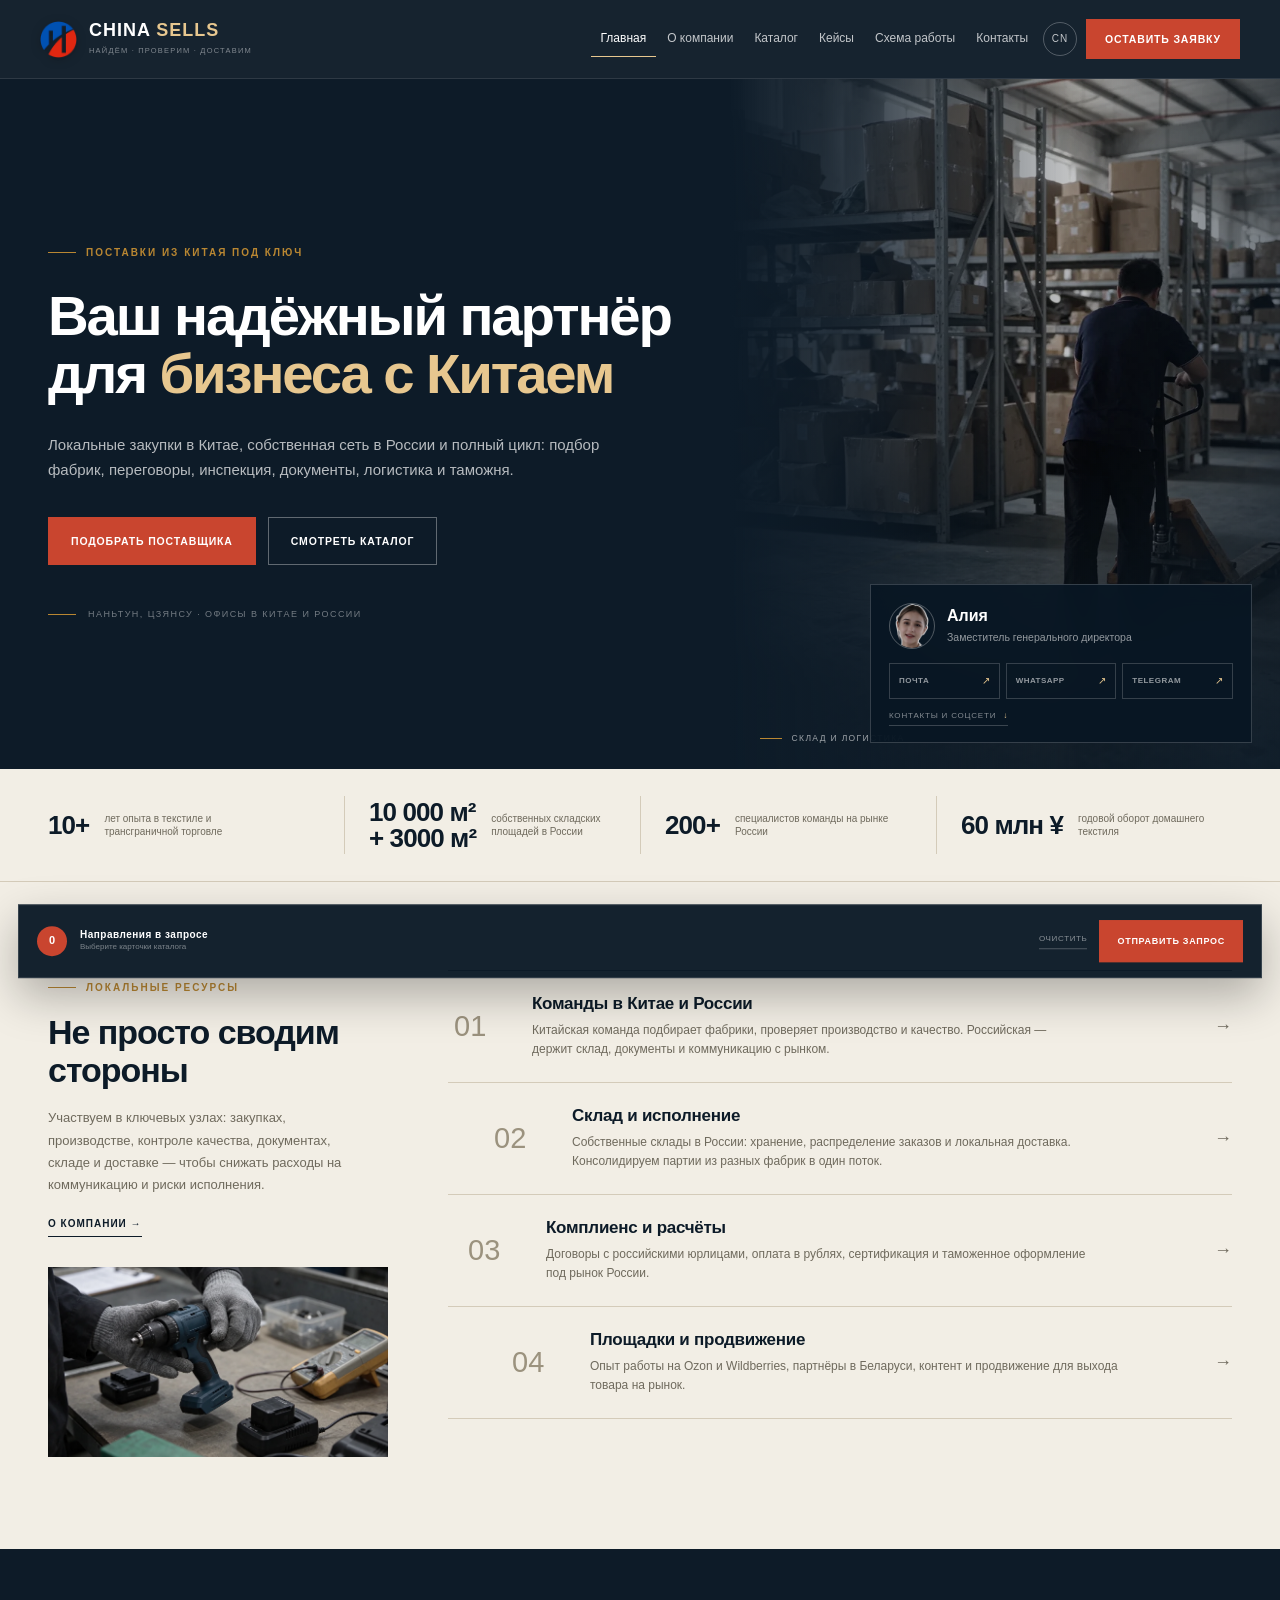
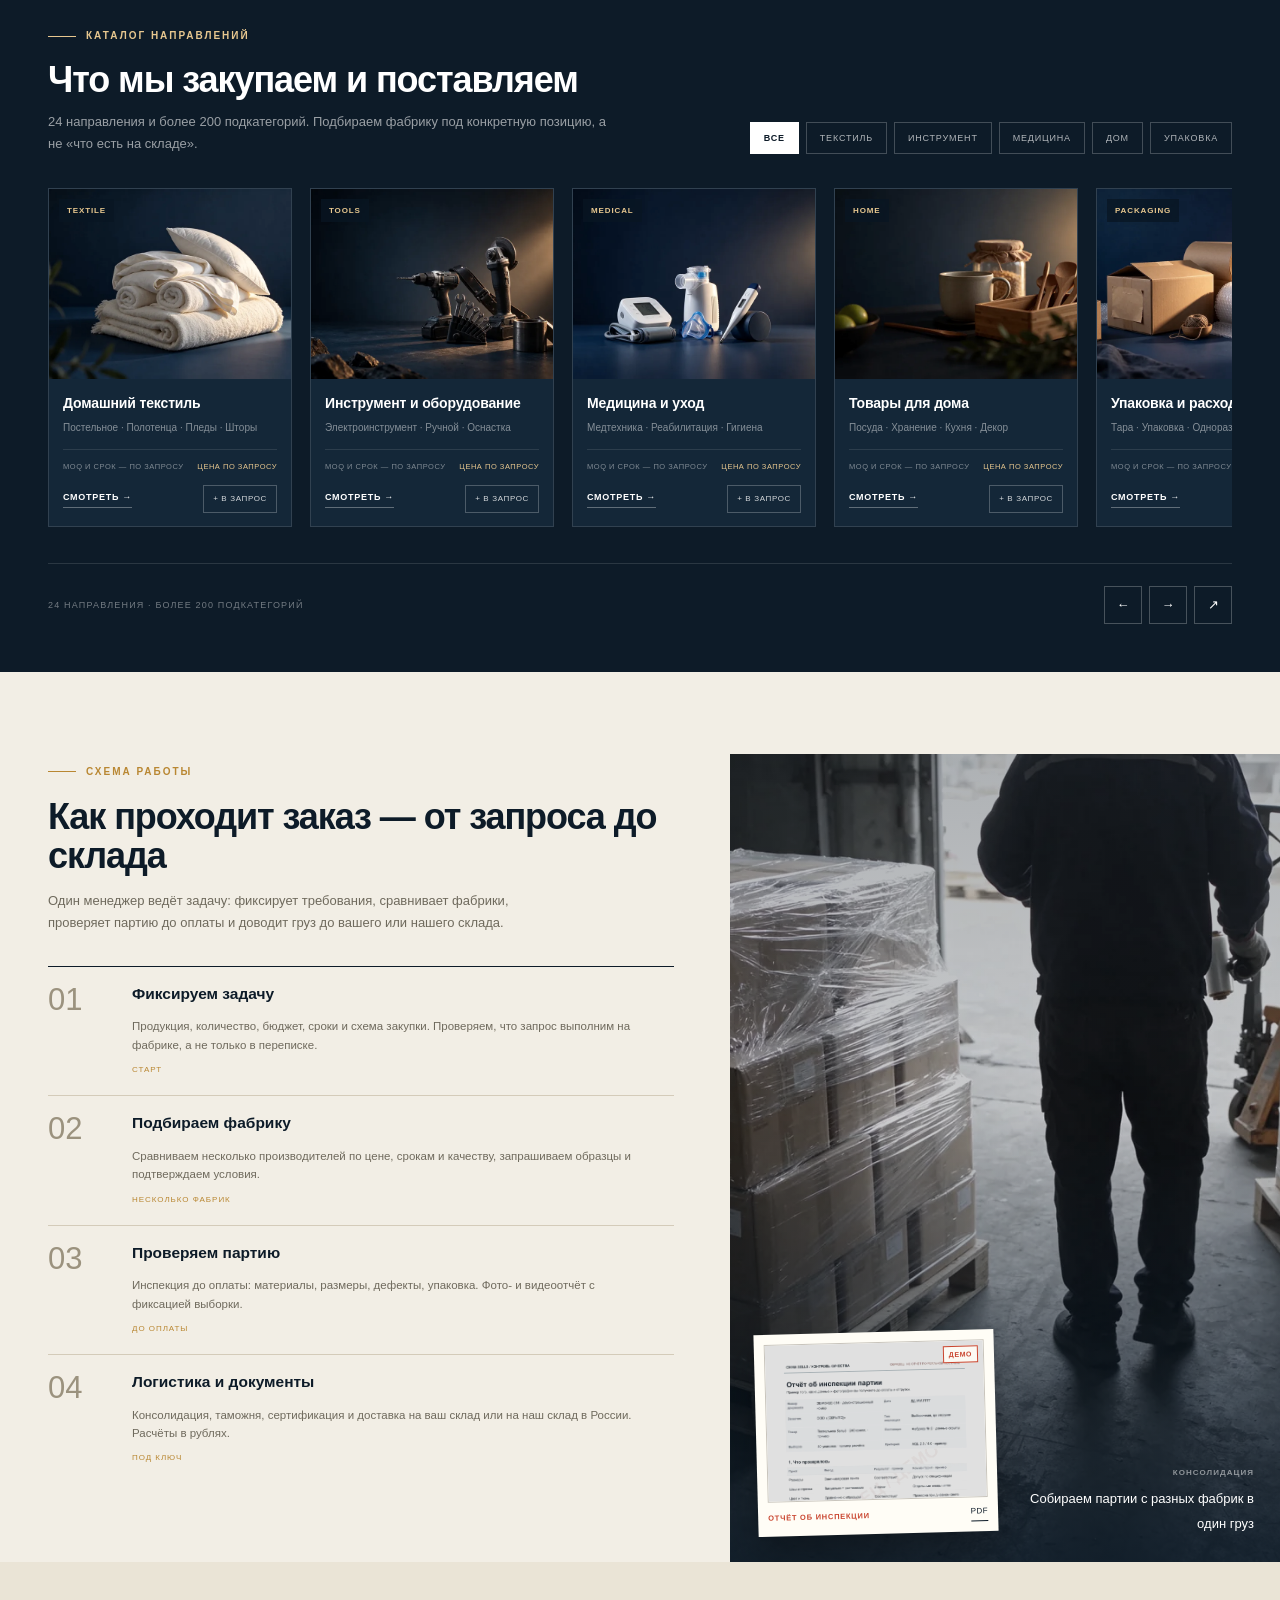
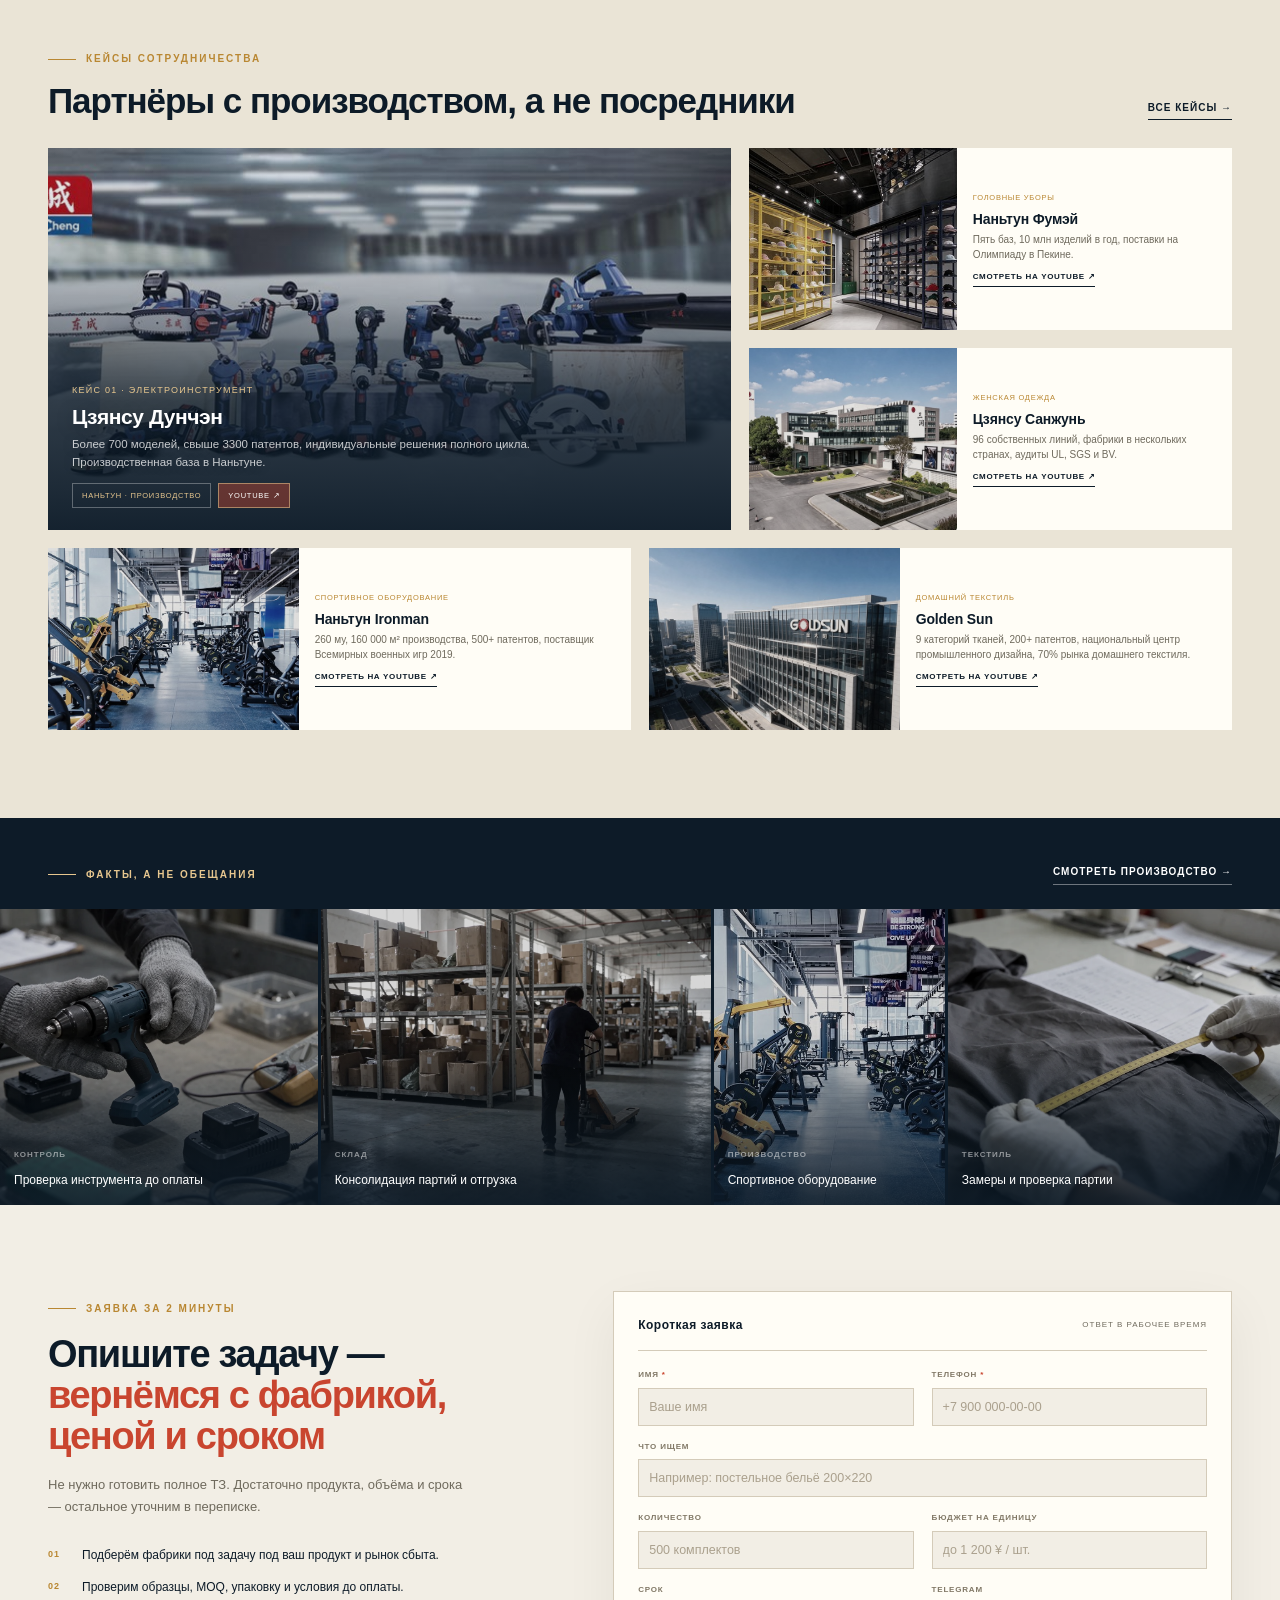
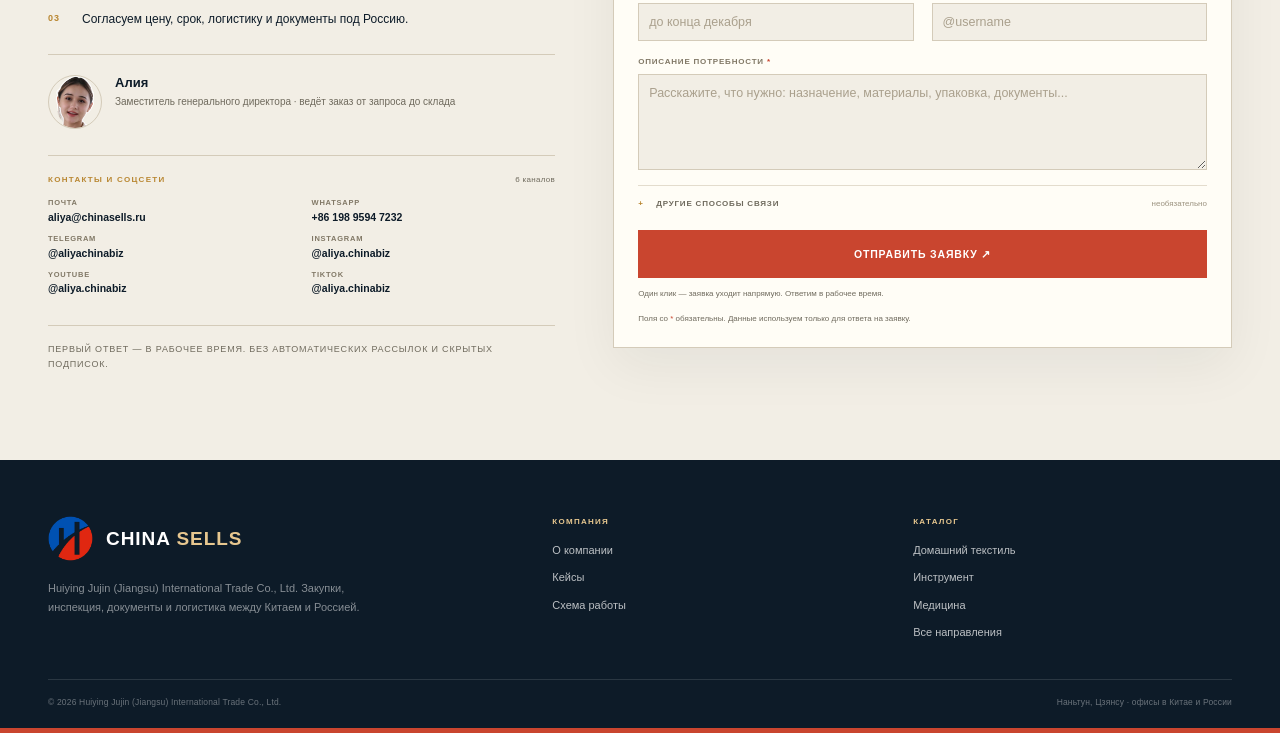
<file: index.html>
<!DOCTYPE html>
<html lang="ru">
<head>
  <meta charset="UTF-8">
  <meta name="viewport" content="width=device-width, initial-scale=1.0">
  <title>China Sells — поставки из Китая под ключ | Каталог направлений и заявка</title>
  <meta name="description" content="China Sells: локальные закупки в Китае, подбор фабрик, инспекция партий, документы и логистика в Россию. Каталог направлений, MOQ и сроки — по запросу.">
  <link rel="canonical" href="https://chinasells.ru/">
  <link rel="alternate" hreflang="ru" href="https://chinasells.ru/">
  <link rel="alternate" hreflang="x-default" href="https://www.hyjjls.cn/">
  <link rel="alternate" hreflang="zh-CN" href="https://www.hyjjls.cn/">
  <meta name="theme-color" content="#0d1b28">
  <link rel="icon" href="img/logo-hyjj.png">
  <link rel="preload" href="css/site-2026.css" as="style">
  <link rel="stylesheet" href="css/site-2026.css">

  <meta property="og:type" content="website">
  <meta property="og:site_name" content="China Sells">
  <meta property="og:title" content="China Sells — поставки из Китая под ключ">
  <meta property="og:description" content="Подбор фабрик, инспекция партий, документы и логистика в Россию. Каталог направлений и заявка за 2 минуты.">
  <meta property="og:url" content="https://chinasells.ru/">
  <meta property="og:image" content="https://chinasells.ru/img/ru-hero.jpg">
  <meta property="og:locale" content="ru_RU">
  <meta name="twitter:card" content="summary_large_image">
  <meta name="twitter:title" content="China Sells — поставки из Китая под ключ">
  <meta name="twitter:description" content="Подбор фабрик, инспекция, документы и логистика в Россию.">
  <meta name="twitter:image" content="https://chinasells.ru/img/ru-hero.jpg">

  <script type="application/ld+json">
  {
    "@context": "https://schema.org",
    "@type": "Organization",
    "@id": "https://chinasells.ru/#organization",
    "name": "China Sells",
    "alternateName": "Huiying Jujin (Jiangsu) International Trade Co., Ltd.",
    "url": "https://chinasells.ru/",
    "logo": "https://chinasells.ru/img/logo-hyjj.png",
    "description": "Поставки из Китая под ключ: подбор производителей, инспекция фабрик, контракты, сертификация, логистика и таможня.",
    "address": {
      "@type": "PostalAddress",
      "addressLocality": "Наньтун",
      "addressRegion": "Цзянсу",
      "addressCountry": "CN"
    },
    "areaServed": ["RU", "CN"]
  }
  </script>

  <script async src="https://www.googletagmanager.com/gtag/js?id=AW-18539818418"></script>
  <script async src="https://www.googletagmanager.com/gtm.js?id=AW-18539353293"></script>
  <script>
    window.dataLayer = window.dataLayer || [];
    function gtag(){dataLayer.push(arguments);}
    gtag('js', new Date());
    gtag('config', 'AW-18539353293');
    gtag('config', 'AW-18539818418', {
      'linker': { 'domains': ['hyjjls.cn','www.hyjjls.cn','chinasells.ru','www.chinasells.ru','hyjj.shop'] },
      'cookie_flags': 'SameSite=None;Secure'
    });
  </script>
</head>
<body>

<header class="ix-header">
  <div class="ix-bar">
    <a class="ix-brand" href="index.html" aria-label="China Sells — главная">
      <img src="img/logo-hyjj.png" srcset="img/logo-hyjj.png 1x, img/logo-hyjj@2x.png 2x" alt="China Sells" width="74" height="74" fetchpriority="high">
      <span><b>CHINA <em>SELLS</em></b><small>Найдём · Проверим · Доставим</small></span>
    </a>
    <nav class="ix-nav" aria-label="Основная навигация">
      <a class="active" href="index.html">Главная</a>
      <a href="about.html">О компании</a>
      <a href="catalog.html">Каталог</a>
      <a href="cases.html">Кейсы</a>
      <a href="#process">Схема работы</a>
      <a href="#brief">Контакты</a>
      <a class="lang" href="https://www.hyjjls.cn/" hreflang="zh-CN" title="Китайская версия">CN</a>
      <a class="cta" href="https://hyjj.shop/quote?source=website_home">Оставить заявку</a>
    </nav>
    <button class="ix-burger" type="button" aria-label="Открыть меню" aria-expanded="false" aria-controls="mobileMenu">☰</button>
  </div>
  <div class="ix-mobile" id="mobileMenu">
    <a href="about.html">О компании</a>
    <a href="catalog.html">Каталог</a>
    <a href="cases.html">Кейсы</a>
    <a href="#process">Схема работы</a>
    <a href="#brief">Контакты</a>
    <a href="https://www.hyjjls.cn/" hreflang="zh-CN">中文版</a>
    <a class="cta" href="https://hyjj.shop/quote?source=website_home">Оставить заявку</a>
  </div>
</header>

<main>

  <section class="ix-hero" id="hero">
    <div class="ix-hero-copy">
      <div class="kicker">Поставки из Китая под ключ</div>
      <h1>Ваш надёжный партнёр для <span>бизнеса с Китаем</span></h1>
      <p class="ix-hero-lead">Локальные закупки в Китае, собственная сеть в России и полный цикл: подбор фабрик, переговоры, инспекция, документы, логистика и таможня.</p>
      <div class="ix-hero-actions">
        <a class="btn btn-red" href="https://hyjj.shop/quote?source=website_home">Подобрать поставщика</a>
        <a class="btn btn-ghost-dark" href="catalog.html">Смотреть каталог</a>
      </div>
      <div class="ix-hero-meta"><i></i>Наньтун, Цзянсу · офисы в Китае и России</div>
    </div>
    <div class="ix-hero-media">
      <img src="img/work/warehouse.webp" alt="Логистика и консолидация грузов China Sells" width="900" height="1200" fetchpriority="high">
      <div class="ix-hero-caption"><i></i>Склад и логистика</div>
      <aside class="ix-contact" aria-label="Контакты Алии">
        <div class="ix-contact-head">
          <img src="img/aliya-avatar.webp" srcset="img/aliya-avatar.webp 1x, img/aliya-avatar@2x.webp 2x" alt="Алия" width="46" height="46" loading="lazy">
          <div><strong>Алия</strong><span>Заместитель генерального директора</span></div>
        </div>
        <div class="ix-contact-actions">
          <a href="mailto:aliya@chinasells.ru"><b>Почта</b><i>↗</i></a>
          <a href="https://wa.me/8619895947232" target="_blank" rel="noopener noreferrer"><b>WhatsApp</b><i>↗</i></a>
          <a href="https://t.me/aliyachinabiz" target="_blank" rel="noopener noreferrer"><b>Telegram</b><i>↗</i></a>
        </div>
        <a class="ix-contact-more" href="#brief">Контакты и соцсети <span>↓</span></a>
      </aside>
    </div>
  </section>

  <section class="ix-figures" aria-label="Ключевые показатели">
    <div class="ix-figures-inner">
      <div class="ix-fig"><strong>10+</strong><span>лет опыта в текстиле и трансграничной торговле</span></div>
      <div class="ix-fig"><strong>10 000 м²<br>+ 3000 м²</strong><span>собственных складских площадей в России</span></div>
      <div class="ix-fig"><strong>200+</strong><span>специалистов команды на рынке России</span></div>
      <div class="ix-fig"><strong>60 млн ¥</strong><span>годовой оборот домашнего текстиля</span></div>
    </div>
  </section>

  <section class="ix-cap" id="capability">
    <div class="container ix-cap-inner">
      <div class="ix-cap-left">
        <div>
          <div class="kicker">Локальные ресурсы</div>
          <h2>Не просто сводим стороны</h2>
          <p>Участвуем в ключевых узлах: закупках, производстве, контроле качества, документах, складе и доставке — чтобы снижать расходы на коммуникацию и риски исполнения.</p>
          <a class="ix-text-link" href="about.html">О компании →</a>
        </div>
        <img src="img/work/tools-inspection.webp" alt="Инспекция электроинструмента на производстве" width="800" height="500" loading="lazy">
      </div>
      <div class="ix-cap-rows">
        <a class="ix-cap-row" href="about.html">
          <span class="idx">01</span>
          <div><h3>Команды в Китае и России</h3><p>Китайская команда подбирает фабрики, проверяет производство и качество. Российская — держит склад, документы и коммуникацию с рынком.</p></div>
          <span class="arr">→</span>
        </a>
        <a class="ix-cap-row" href="about.html">
          <span class="idx">02</span>
          <div><h3>Склад и исполнение</h3><p>Собственные склады в России: хранение, распределение заказов и локальная доставка. Консолидируем партии из разных фабрик в один поток.</p></div>
          <span class="arr">→</span>
        </a>
        <a class="ix-cap-row" href="about.html">
          <span class="idx">03</span>
          <div><h3>Комплиенс и расчёты</h3><p>Договоры с российскими юрлицами, оплата в рублях, сертификация и таможенное оформление под рынок России.</p></div>
          <span class="arr">→</span>
        </a>
        <a class="ix-cap-row" href="about.html">
          <span class="idx">04</span>
          <div><h3>Площадки и продвижение</h3><p>Опыт работы на Ozon и Wildberries, партнёры в Беларуси, контент и продвижение для выхода товара на рынок.</p></div>
          <span class="arr">→</span>
        </a>
      </div>
    </div>
  </section>

  <section class="ix-catalog" id="catalog">
    <div class="ix-catalog-head">
      <div>
        <div class="kicker on-dark">Каталог направлений</div>
        <h2>Что мы закупаем и поставляем</h2>
        <p>24 направления и более 200 подкатегорий. Подбираем фабрику под конкретную позицию, а не «что есть на складе».</p>
      </div>
      <div class="ix-chips" aria-label="Быстрый фильтр">
        <a class="ix-chip on" href="catalog.html">Все</a>
        <a class="ix-chip" href="catalog.html?cat=textile">Текстиль</a>
        <a class="ix-chip" href="catalog.html?cat=tools">Инструмент</a>
        <a class="ix-chip" href="catalog.html?cat=medical">Медицина</a>
        <a class="ix-chip" href="catalog.html?cat=home">Дом</a>
        <a class="ix-chip" href="catalog.html?cat=packaging">Упаковка</a>
      </div>
    </div>
    <div class="ix-rail" id="catalogRail">
      <article class="ix-pcard">
        <div class="ph"><img src="img/cat-textile.webp" alt="Домашний текстиль" width="552" height="428" loading="lazy"><span class="tag">Textile</span></div>
        <div class="bd">
          <h3>Домашний текстиль</h3>
          <p class="sub">Постельное · Полотенца · Пледы · Шторы</p>
          <div class="meta"><span>MOQ и срок — по запросу</span><span class="price">Цена по запросу</span></div>
          <div class="acts">
            <a class="go" href="catalog.html?cat=textile">Смотреть →</a>
            <button class="ix-add" type="button" data-add data-id="textile" data-title="Домашний текстиль" data-cat="Текстиль" data-img="img/cat-textile.webp">+ В запрос</button>
          </div>
        </div>
      </article>
      <article class="ix-pcard">
        <div class="ph"><img src="img/cat-tools.webp" alt="Электроинструмент и оборудование" width="552" height="428" loading="lazy"><span class="tag">Tools</span></div>
        <div class="bd">
          <h3>Инструмент и оборудование</h3>
          <p class="sub">Электроинструмент · Ручной · Оснастка</p>
          <div class="meta"><span>MOQ и срок — по запросу</span><span class="price">Цена по запросу</span></div>
          <div class="acts">
            <a class="go" href="catalog.html?cat=tools">Смотреть →</a>
            <button class="ix-add" type="button" data-add data-id="tools" data-title="Инструмент и оборудование" data-cat="Инструмент" data-img="img/cat-tools.webp">+ В запрос</button>
          </div>
        </div>
      </article>
      <article class="ix-pcard">
        <div class="ph"><img src="img/cat-medical.webp" alt="Медицина и уход" width="552" height="428" loading="lazy"><span class="tag">Medical</span></div>
        <div class="bd">
          <h3>Медицина и уход</h3>
          <p class="sub">Медтехника · Реабилитация · Гигиена</p>
          <div class="meta"><span>MOQ и срок — по запросу</span><span class="price">Цена по запросу</span></div>
          <div class="acts">
            <a class="go" href="catalog.html?cat=medical">Смотреть →</a>
            <button class="ix-add" type="button" data-add data-id="medical" data-title="Медицина и уход" data-cat="Медицина" data-img="img/cat-medical.webp">+ В запрос</button>
          </div>
        </div>
      </article>
      <article class="ix-pcard">
        <div class="ph"><img src="img/cat-home.webp" alt="Товары для дома" width="552" height="428" loading="lazy"><span class="tag">Home</span></div>
        <div class="bd">
          <h3>Товары для дома</h3>
          <p class="sub">Посуда · Хранение · Кухня · Декор</p>
          <div class="meta"><span>MOQ и срок — по запросу</span><span class="price">Цена по запросу</span></div>
          <div class="acts">
            <a class="go" href="catalog.html?cat=home">Смотреть →</a>
            <button class="ix-add" type="button" data-add data-id="home" data-title="Товары для дома" data-cat="Дом" data-img="img/cat-home.webp">+ В запрос</button>
          </div>
        </div>
      </article>
      <article class="ix-pcard">
        <div class="ph"><img src="img/cat-packaging.webp" alt="Упаковка и расходники" width="552" height="428" loading="lazy"><span class="tag">Packaging</span></div>
        <div class="bd">
          <h3>Упаковка и расходники</h3>
          <p class="sub">Тара · Упаковка · Одноразовые</p>
          <div class="meta"><span>MOQ и срок — по запросу</span><span class="price">Цена по запросу</span></div>
          <div class="acts">
            <a class="go" href="catalog.html?cat=packaging">Смотреть →</a>
            <button class="ix-add" type="button" data-add data-id="packaging" data-title="Упаковка и расходники" data-cat="Упаковка" data-img="img/cat-packaging.webp">+ В запрос</button>
          </div>
        </div>
      </article>
      <article class="ix-pcard">
        <div class="ph"><img src="img/cat-furniture.webp" alt="Мебель и фурнитура" width="552" height="428" loading="lazy"><span class="tag">Furniture</span></div>
        <div class="bd">
          <h3>Мебель и фурнитура</h3>
          <p class="sub">Корпусная · Мягкая · Фурнитура</p>
          <div class="meta"><span>MOQ и срок — по запросу</span><span class="price">Цена по запросу</span></div>
          <div class="acts">
            <a class="go" href="catalog.html?cat=furniture">Смотреть →</a>
            <button class="ix-add" type="button" data-add data-id="furniture" data-title="Мебель и фурнитура" data-cat="Мебель" data-img="img/cat-furniture.webp">+ В запрос</button>
          </div>
        </div>
      </article>
    </div>
    <div class="ix-catalog-foot">
      <span class="note">24 направления · более 200 подкатегорий</span>
      <div class="ix-arrows">
        <button class="ix-arrow" type="button" data-rail-prev aria-label="Прокрутить каталог влево">←</button>
        <button class="ix-arrow" type="button" data-rail-next aria-label="Прокрутить каталог вправо">→</button>
        <a class="ix-arrow" href="catalog.html" aria-label="Открыть весь каталог">↗</a>
      </div>
    </div>
  </section>

  <section class="ix-process" id="process">
    <div class="ix-process-copy">
      <div class="kicker">Схема работы</div>
      <h2>Как проходит заказ — от запроса до склада</h2>
      <p>Один менеджер ведёт задачу: фиксирует требования, сравнивает фабрики, проверяет партию до оплаты и доводит груз до вашего или нашего склада.</p>
      <div class="ix-steps">
        <div class="ix-step">
          <span class="no">01</span>
          <div><h3>Фиксируем задачу</h3><p>Продукция, количество, бюджет, сроки и схема закупки. Проверяем, что запрос выполним на фабрике, а не только в переписке.</p><span class="side">Старт</span></div>
        </div>
        <div class="ix-step">
          <span class="no">02</span>
          <div><h3>Подбираем фабрику</h3><p>Сравниваем несколько производителей по цене, срокам и качеству, запрашиваем образцы и подтверждаем условия.</p><span class="side">Несколько фабрик</span></div>
        </div>
        <div class="ix-step">
          <span class="no">03</span>
          <div><h3>Проверяем партию</h3><p>Инспекция до оплаты: материалы, размеры, дефекты, упаковка. Фото- и видеоотчёт с фиксацией выборки.</p><span class="side">До оплаты</span></div>
        </div>
        <div class="ix-step">
          <span class="no">04</span>
          <div><h3>Логистика и документы</h3><p>Консолидация, таможня, сертификация и доставка на ваш склад или на наш склад в России. Расчёты в рублях.</p><span class="side">Под ключ</span></div>
        </div>
      </div>
    </div>
    <div class="ix-process-media">
      <img src="img/work/packing.webp" alt="Консолидация и упаковка партии перед отгрузкой" width="900" height="1200" loading="lazy">
      <div class="ix-doc">
        <span class="demo">ДЕМО</span>
        <img src="docs/inspection-report-preview.webp" alt="Пример отчёта об инспекции" width="480" height="680" loading="lazy">
        <div class="row"><span>Отчёт об инспекции</span><a href="docs/inspection-report-sample.pdf" target="_blank" rel="noopener noreferrer">PDF</a></div>
      </div>
      <div class="ix-process-caption"><b>Консолидация</b><span>Собираем партии с разных фабрик в один груз</span></div>
    </div>
  </section>

  <section class="ix-cases" id="cases">
    <div class="container">
      <div class="ix-cases-head">
        <div>
          <div class="kicker">Кейсы сотрудничества</div>
          <h2>Партнёры с производством, а не посредники</h2>
        </div>
        <a class="ix-text-link" href="cases.html">Все кейсы →</a>
      </div>
      <div class="ix-case-grid">
        <a class="ix-case-big" href="https://www.youtube.com/@aliya.chinabiz" target="_blank" rel="noopener noreferrer">
          <img src="img/case-dongcheng.jpg" srcset="img/case-dongcheng.jpg 1x, img/case-dongcheng@2x.jpg 2x" alt="Цех автоматической сварки Jiangsu Dongcheng — электроинструмент" width="800" height="375" loading="lazy">
          <div class="over">
            <div class="num">Кейс 01 · Электроинструмент</div>
            <h3>Цзянсу Дунчэн</h3>
            <p>Более 700 моделей, свыше 3300 патентов, индивидуальные решения полного цикла. Производственная база в Наньтуне.</p>
            <div class="chips"><span class="chip">Наньтун · производство</span><span class="chip yt">YouTube ↗</span></div>
          </div>
        </a>
        <a class="ix-case-sm" href="https://www.youtube.com/@aliya.chinabiz" target="_blank" rel="noopener noreferrer">
          <div class="ph"><img src="img/case-fumei.jpg" srcset="img/case-fumei.jpg 1x, img/case-fumei@2x.jpg 2x" alt="Шоурум Nantong Fumei — головные уборы" width="800" height="300" loading="lazy"></div>
          <div class="tx"><span class="tag">Головные уборы</span><h3>Наньтун Фумэй</h3><p>Пять баз, 10 млн изделий в год, поставки на Олимпиаду в Пекине.</p><span class="go">Смотреть на YouTube ↗</span></div>
        </a>
        <a class="ix-case-sm" href="https://www.youtube.com/@aliya.chinabiz" target="_blank" rel="noopener noreferrer">
          <div class="ph"><img src="img/case-sanrun.jpg" srcset="img/case-sanrun.jpg 1x, img/case-sanrun@2x.jpg 2x" alt="Парк Jiangsu Sanrun Garment Group" width="800" height="450" loading="lazy"></div>
          <div class="tx"><span class="tag">Женская одежда</span><h3>Цзянсу Санжунь</h3><p>96 собственных линий, фабрики в нескольких странах, аудиты UL, SGS и BV.</p><span class="go">Смотреть на YouTube ↗</span></div>
        </a>
        <a class="ix-case-sm ix-case-wide" href="https://www.youtube.com/@aliya.chinabiz" target="_blank" rel="noopener noreferrer">
          <div class="ph"><img src="img/case-ironman.jpg" srcset="img/case-ironman.jpg 1x, img/case-ironman@2x.jpg 2x" alt="Производственная база Nantong Ironman — спортивное оборудование" width="800" height="533" loading="lazy"></div>
          <div class="tx"><span class="tag">Спортивное оборудование</span><h3>Наньтун Ironman</h3><p>260 му, 160 000 м² производства, 500+ патентов, поставщик Всемирных военных игр 2019.</p><span class="go">Смотреть на YouTube ↗</span></div>
        </a>
        <a class="ix-case-sm ix-case-wide" href="https://www.youtube.com/@aliya.chinabiz" target="_blank" rel="noopener noreferrer">
          <div class="ph"><img src="img/case-goldensun.jpg" srcset="img/case-goldensun.jpg 1x, img/case-goldensun@2x.jpg 2x" alt="Штаб-квартира Jiangsu Golden Sun — текстильные технологии" width="800" height="450" loading="lazy"></div>
          <div class="tx"><span class="tag">Домашний текстиль</span><h3>Golden Sun</h3><p>9 категорий тканей, 200+ патентов, национальный центр промышленного дизайна, 70% рынка домашнего текстиля.</p><span class="go">Смотреть на YouTube ↗</span></div>
        </a>
      </div>
    </div>
  </section>

  <section class="ix-proof" aria-label="Производство и контроль">
    <div class="ix-proof-head">
      <div class="kicker on-dark">Факты, а не обещания</div>
      <a class="ix-text-link" href="https://www.youtube.com/@aliya.chinabiz" target="_blank" rel="noopener noreferrer">Смотреть производство →</a>
    </div>
    <div class="ix-proof-strip">
      <div class="ix-proof-item"><img src="img/work/tools-inspection.webp" alt="Контроль качества электроинструмента" width="800" height="500" loading="lazy"><div class="cap"><b>Контроль</b><span>Проверка инструмента до оплаты</span></div></div>
      <div class="ix-proof-item"><img src="img/work/warehouse.webp" alt="Склад и консолидация" width="800" height="500" loading="lazy"><div class="cap"><b>Склад</b><span>Консолидация партий и отгрузка</span></div></div>
      <div class="ix-proof-item"><img src="img/case-ironman.jpg" srcset="img/case-ironman.jpg 1x, img/case-ironman@2x.jpg 2x" alt="Производственная база Ironman" width="800" height="533" loading="lazy"><div class="cap"><b>Производство</b><span>Спортивное оборудование</span></div></div>
      <div class="ix-proof-item"><img src="img/work/textile-inspection.webp" alt="Проверка текстильной партии" width="800" height="500" loading="lazy"><div class="cap"><b>Текстиль</b><span>Замеры и проверка партии</span></div></div>
    </div>
  </section>

  <section class="ix-brief" id="brief">
    <div class="container ix-brief-grid">
      <div class="ix-brief-copy">
        <div class="kicker">Заявка за 2 минуты</div>
        <h2>Опишите задачу — <span>вернёмся с фабрикой, ценой и сроком</span></h2>
        <p>Не нужно готовить полное ТЗ. Достаточно продукта, объёма и срока — остальное уточним в переписке.</p>
        <div class="ix-brief-points">
          <div class="ix-brief-point"><b>01</b><span>Подберём фабрики под задачу под ваш продукт и рынок сбыта.</span></div>
          <div class="ix-brief-point"><b>02</b><span>Проверим образцы, MOQ, упаковку и условия до оплаты.</span></div>
          <div class="ix-brief-point"><b>03</b><span>Согласуем цену, срок, логистику и документы под Россию.</span></div>
        </div>
        <div class="ix-manager" id="manager">
          <img src="img/aliya-avatar.webp" srcset="img/aliya-avatar.webp 1x, img/aliya-avatar@2x.webp 2x" alt="Алия — заместитель генерального директора" width="108" height="108" loading="lazy">
          <div>
            <strong>Алия</strong>
            <span>Заместитель генерального директора · ведёт заказ от запроса до склада</span>
          </div>
        </div>
        <div class="ix-brief-contacts" id="contacts">
          <div class="ix-brief-contacts-head">
            <h4>Контакты и соцсети</h4>
            <span>6 каналов</span>
          </div>
          <div class="ix-brief-contact-grid">
            <a href="mailto:aliya@chinasells.ru"><span>Почта</span><b>aliya@chinasells.ru</b></a>
            <a href="https://wa.me/8619895947232" target="_blank" rel="noopener noreferrer"><span>WhatsApp</span><b>+86 198 9594 7232</b></a>
            <a href="https://t.me/aliyachinabiz" target="_blank" rel="noopener noreferrer"><span>Telegram</span><b>@aliyachinabiz</b></a>
            <a href="https://www.instagram.com/aliya.chinabiz" target="_blank" rel="noopener noreferrer"><span>Instagram</span><b>@aliya.chinabiz</b></a>
            <a href="https://www.youtube.com/@aliya.chinabiz" target="_blank" rel="noopener noreferrer"><span>YouTube</span><b>@aliya.chinabiz</b></a>
            <a href="https://www.tiktok.com/@aliya.chinabiz" target="_blank" rel="noopener noreferrer"><span>TikTok</span><b>@aliya.chinabiz</b></a>
          </div>
        </div>
        <div class="ix-brief-note">Первый ответ — в рабочее время. Без автоматических рассылок и скрытых подписок.</div>
      </div>
      <form class="ix-form" id="briefForm" novalidate>
        <div class="ix-form-head"><strong>Короткая заявка</strong><span>Ответ в рабочее время</span></div>
        <div id="briefBody">
          <div class="ix-hp" aria-hidden="true">
            <label for="briefHp">Website</label>
            <input id="briefHp" name="website_hp" type="text" tabindex="-1" autocomplete="off">
          </div>
          <div class="ix-fields">
            <div class="ix-field">
              <label for="briefName">Имя <em>*</em></label>
              <input id="briefName" name="name" type="text" placeholder="Ваше имя" autocomplete="name" required aria-describedby="briefNameErr">
              <div class="ix-err" id="briefNameErr" aria-live="polite"></div>
            </div>
            <div class="ix-field">
              <label for="briefPhone">Телефон <em>*</em></label>
              <input id="briefPhone" name="phone" type="tel" inputmode="tel" placeholder="+7 900 000-00-00" autocomplete="tel" required aria-describedby="briefPhoneErr">
              <div class="ix-err" id="briefPhoneErr" aria-live="polite"></div>
            </div>
            <div class="ix-field full">
              <label for="briefProduct">Что ищем</label>
              <input id="briefProduct" name="product" type="text" placeholder="Например: постельное бельё 200×220" autocomplete="off">
            </div>
            <div class="ix-field">
              <label for="briefQty">Количество</label>
              <input id="briefQty" name="qty" type="text" placeholder="500 комплектов" autocomplete="off">
            </div>
            <div class="ix-field">
              <label for="briefBudget">Бюджет на единицу</label>
              <input id="briefBudget" name="budget" type="text" placeholder="до 1 200 ¥ / шт." autocomplete="off">
            </div>
            <div class="ix-field">
              <label for="briefDeadline">Срок</label>
              <input id="briefDeadline" name="deadline" type="text" placeholder="до конца декабря" autocomplete="off">
            </div>
            <div class="ix-field">
              <label for="briefTelegram">Telegram</label>
              <input id="briefTelegram" name="telegram" type="text" placeholder="@username" autocomplete="off">
            </div>
            <div class="ix-field full">
              <label for="briefRequirement">Описание потребности <em>*</em></label>
              <textarea id="briefRequirement" name="requirement" rows="4" placeholder="Расскажите, что нужно: назначение, материалы, упаковка, документы..." required aria-describedby="briefRequirementErr"></textarea>
              <div class="ix-err" id="briefRequirementErr" aria-live="polite"></div>
            </div>
          </div>
          <details class="ix-extra">
            <summary>Другие способы связи <span>необязательно</span></summary>
            <div class="ix-fields">
              <div class="ix-field">
                <label for="briefWhatsapp">WhatsApp</label>
                <input id="briefWhatsapp" name="whatsapp" type="tel" inputmode="tel" placeholder="+7 900 000-00-00" autocomplete="off">
              </div>
              <div class="ix-field">
                <label for="briefEmail">Email</label>
                <input id="briefEmail" name="email" type="email" placeholder="you@example.com" autocomplete="email">
              </div>
              <div class="ix-field">
                <label for="briefCompany">Компания</label>
                <input id="briefCompany" name="company" type="text" placeholder="Название компании" autocomplete="organization">
              </div>
              <div class="ix-field">
                <label for="briefAddress">Адрес</label>
                <input id="briefAddress" name="address" type="text" placeholder="Город, страна" autocomplete="address-level2">
              </div>
            </div>
          </details>
          <div class="ix-form-actions">
            <div class="ix-form-primary">
              <button class="btn btn-red" id="briefSubmit" type="submit">Отправить заявку ↗</button>
              <span class="hint">Один клик — заявка уходит напрямую. Ответим в рабочее время.</span>
            </div>
          </div>
          <div class="ix-form-note">Поля со <em>*</em> обязательны. Данные используем только для ответа на заявку.</div>
          <div class="ix-form-alert" id="briefFormError" role="alert" hidden></div>
          <div class="ix-form-alert fallback" id="briefFallback" hidden>
            <a href="https://hyjj.shop/quote?source=website_home_form" target="_blank" rel="noreferrer">Открыть форму на hyjj.shop/quote →</a>
          </div>
        </div>
        <div class="ix-success" id="briefSuccess" tabindex="-1" hidden>
          <div class="ix-success-mark">✓</div>
          <strong>Заявка отправлена</strong>
          <p>Мы свяжемся с вами в ближайшее рабочее время. Ничего больше заполнять не нужно.</p>
          <button class="btn btn-ink" id="briefAgain" type="button">Отправить ещё одну</button>
        </div>
      </form>
    </div>
  </section>
</main>

<footer class="ix-footer is-index" id="site-footer">
  <div class="container">
    <div class="ix-footer-top">
      <div>
        <div class="ix-footer-brand">
          <img src="img/logo-hyjj.png" srcset="img/logo-hyjj.png 1x, img/logo-hyjj@2x.png 2x" alt="China Sells" width="90" height="90" loading="lazy">
          <b>CHINA <em>SELLS</em></b>
        </div>
        <p>Huiying Jujin (Jiangsu) International Trade Co., Ltd. Закупки, инспекция, документы и логистика между Китаем и Россией.</p>
      </div>
      <div>
        <h4>Компания</h4>
        <div class="links">
          <a href="about.html">О компании</a>
          <a href="cases.html">Кейсы</a>
          <a href="index.html#process">Схема работы</a>
        </div>
      </div>
      <div>
        <h4>Каталог</h4>
        <div class="links">
          <a href="catalog.html?cat=textile">Домашний текстиль</a>
          <a href="catalog.html?cat=tools">Инструмент</a>
          <a href="catalog.html?cat=medical">Медицина</a>
          <a href="catalog.html">Все направления</a>
        </div>
      </div>
    </div>
    <div class="ix-footer-bottom">
      <span>© 2026 Huiying Jujin (Jiangsu) International Trade Co., Ltd.</span>
      <span>Наньтун, Цзянсу · офисы в Китае и России</span>
    </div>
  </div>
  <div class="ix-endbar"></div>
</footer>

<div class="ix-inquiry" id="inquiryBar" aria-live="polite">
  <div class="ix-inq-left">
    <span class="ix-inq-count" id="inquiryCount">0</span>
    <div class="ix-inq-copy"><strong>Направления в запросе</strong><span id="inquiryTitles">Выберите карточки каталога</span></div>
    <div class="ix-inq-thumbs" id="inquiryThumbs"></div>
  </div>
  <div class="ix-inq-actions">
    <button class="ix-inq-clear" type="button" id="inquiryClear">Очистить</button>
    <button class="btn btn-red" type="button" id="inquirySend">Отправить запрос</button>
  </div>
</div>
<div class="ix-toast" id="toast" role="status"></div>

<script src="js/site-2026.js" defer></script>
</body>
</html>
</file>
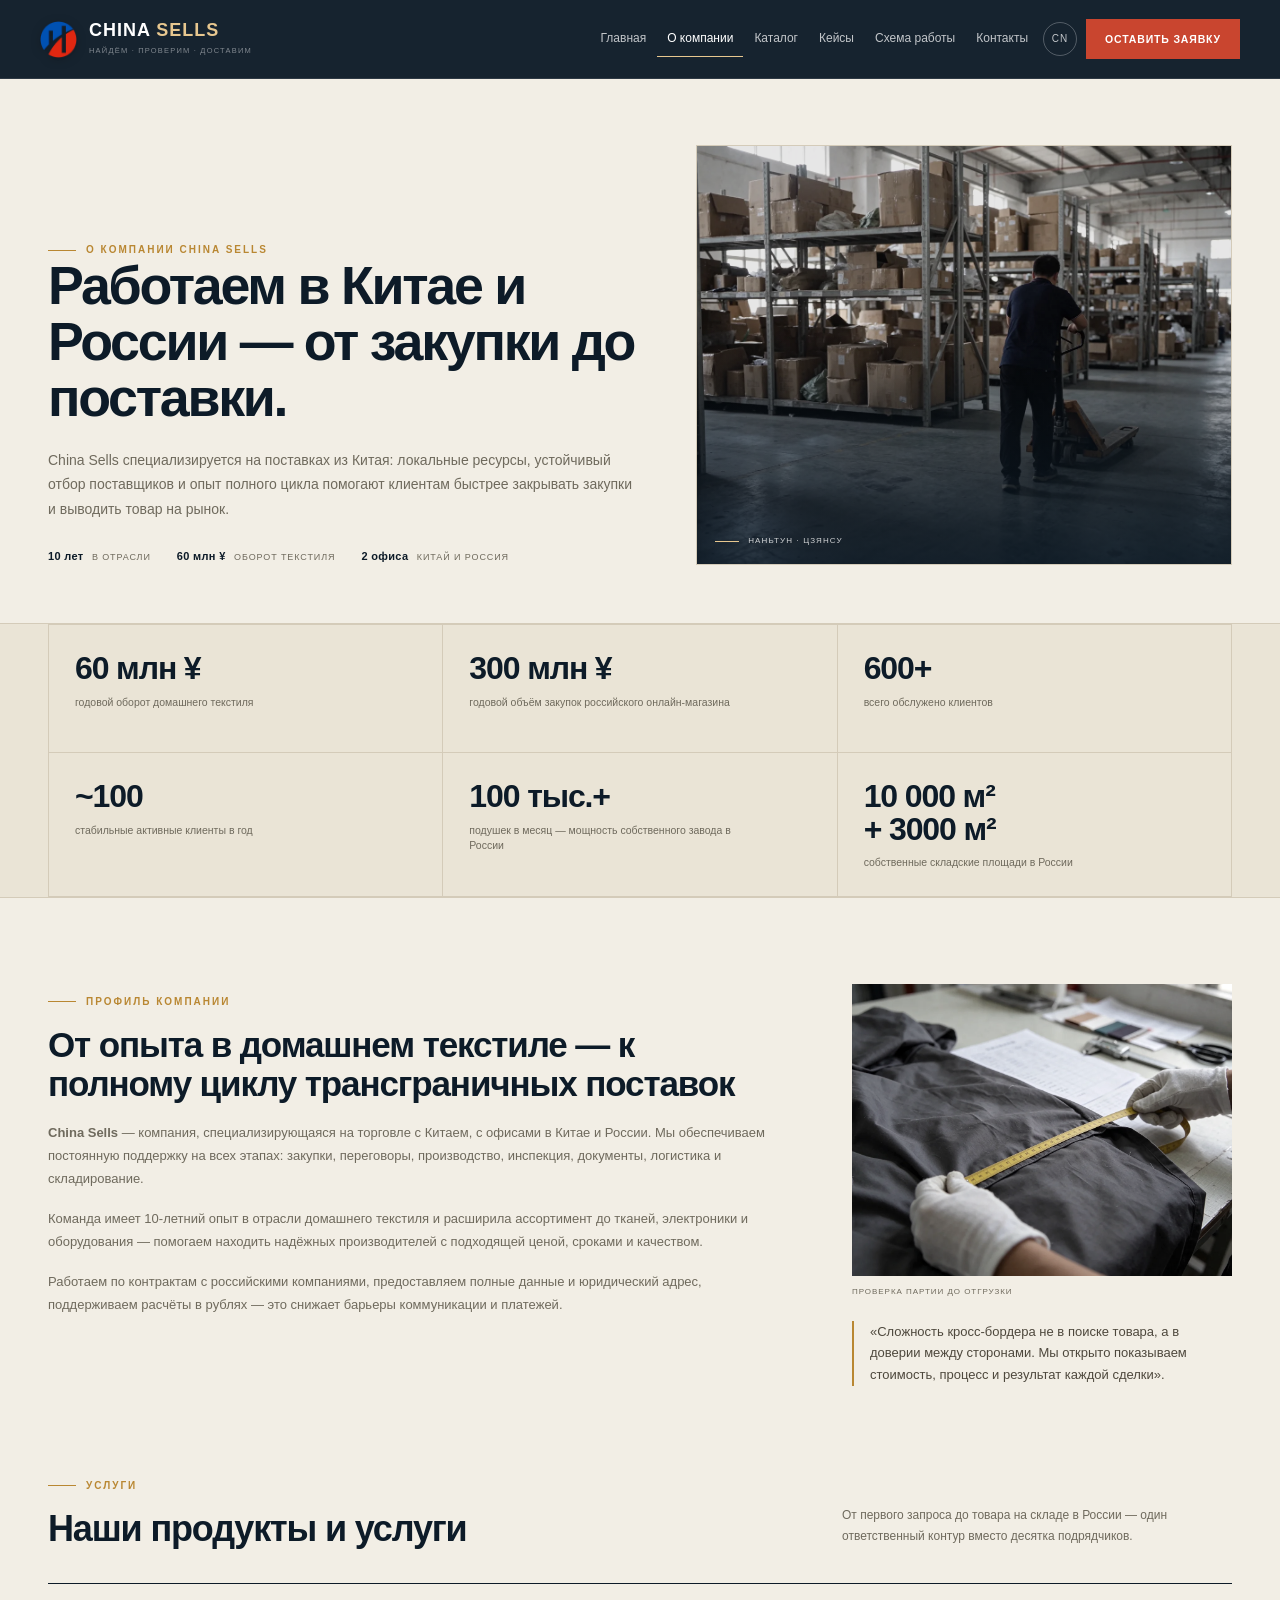
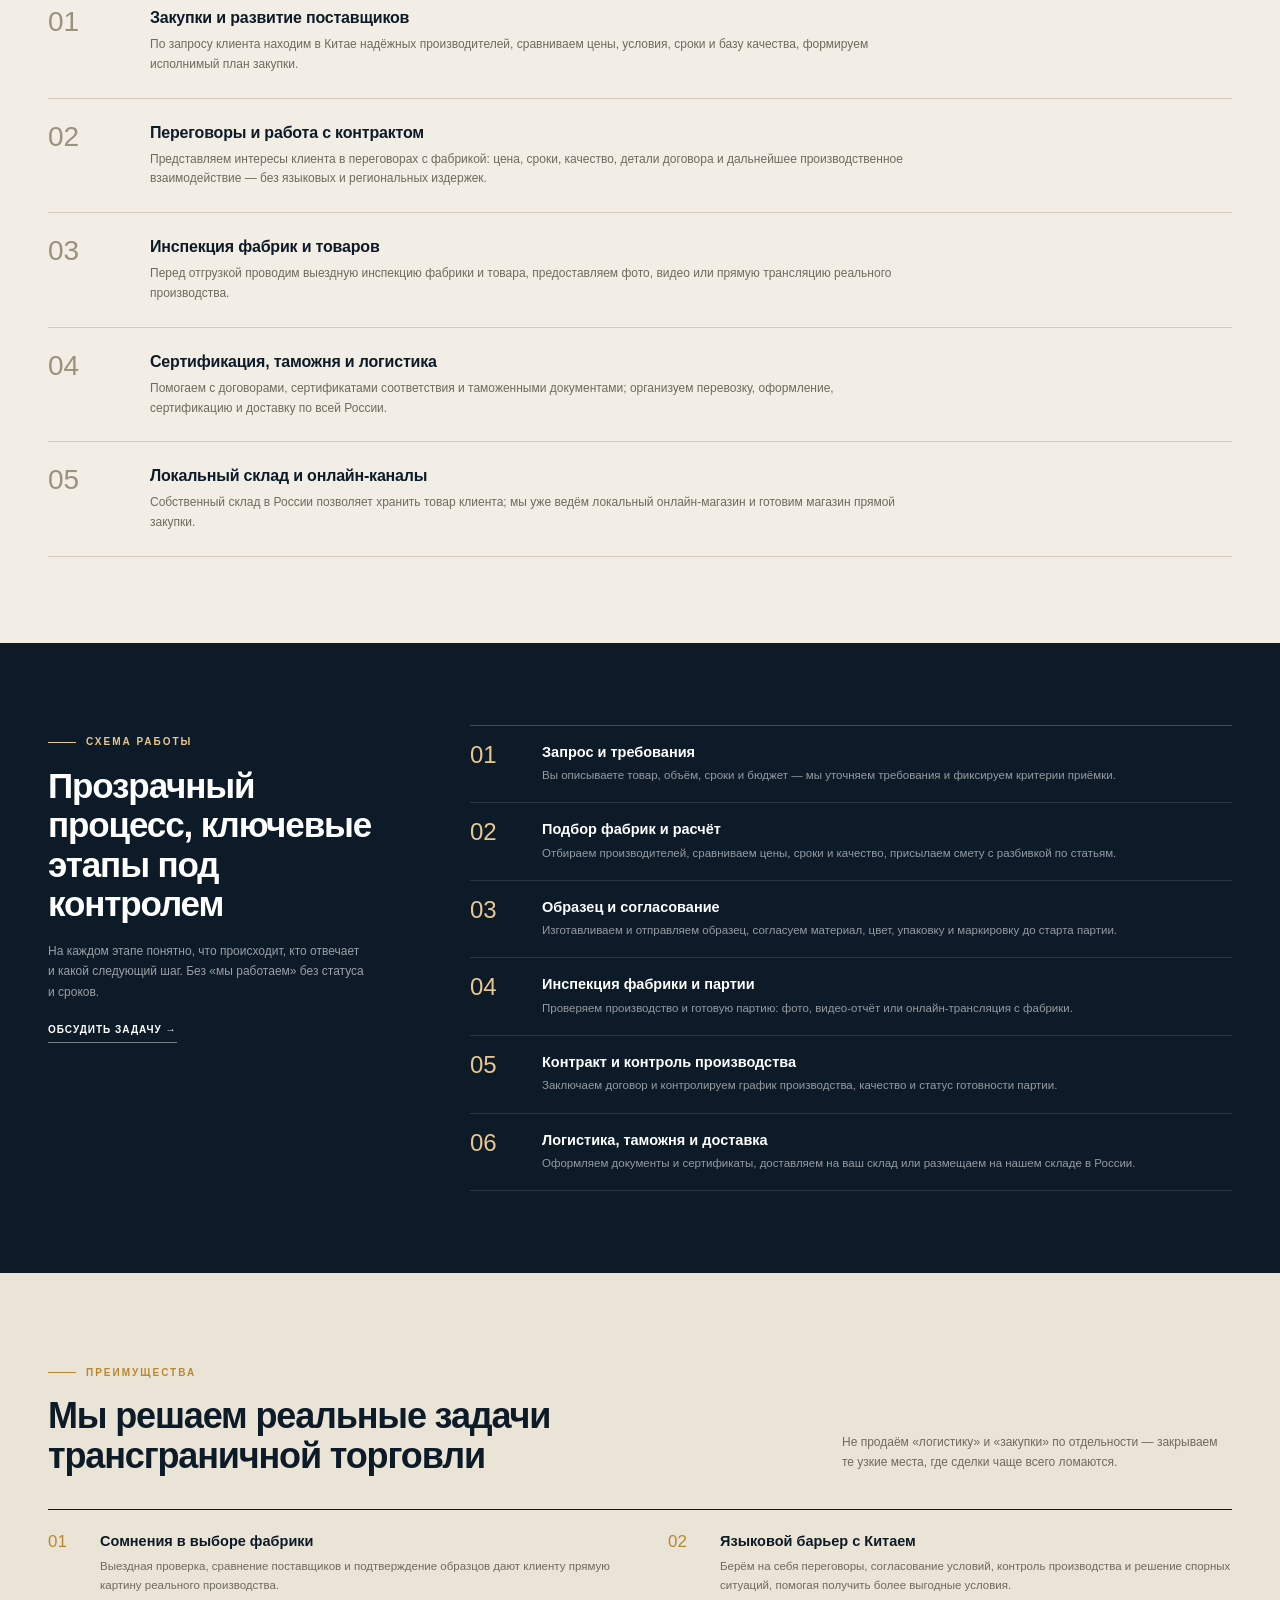
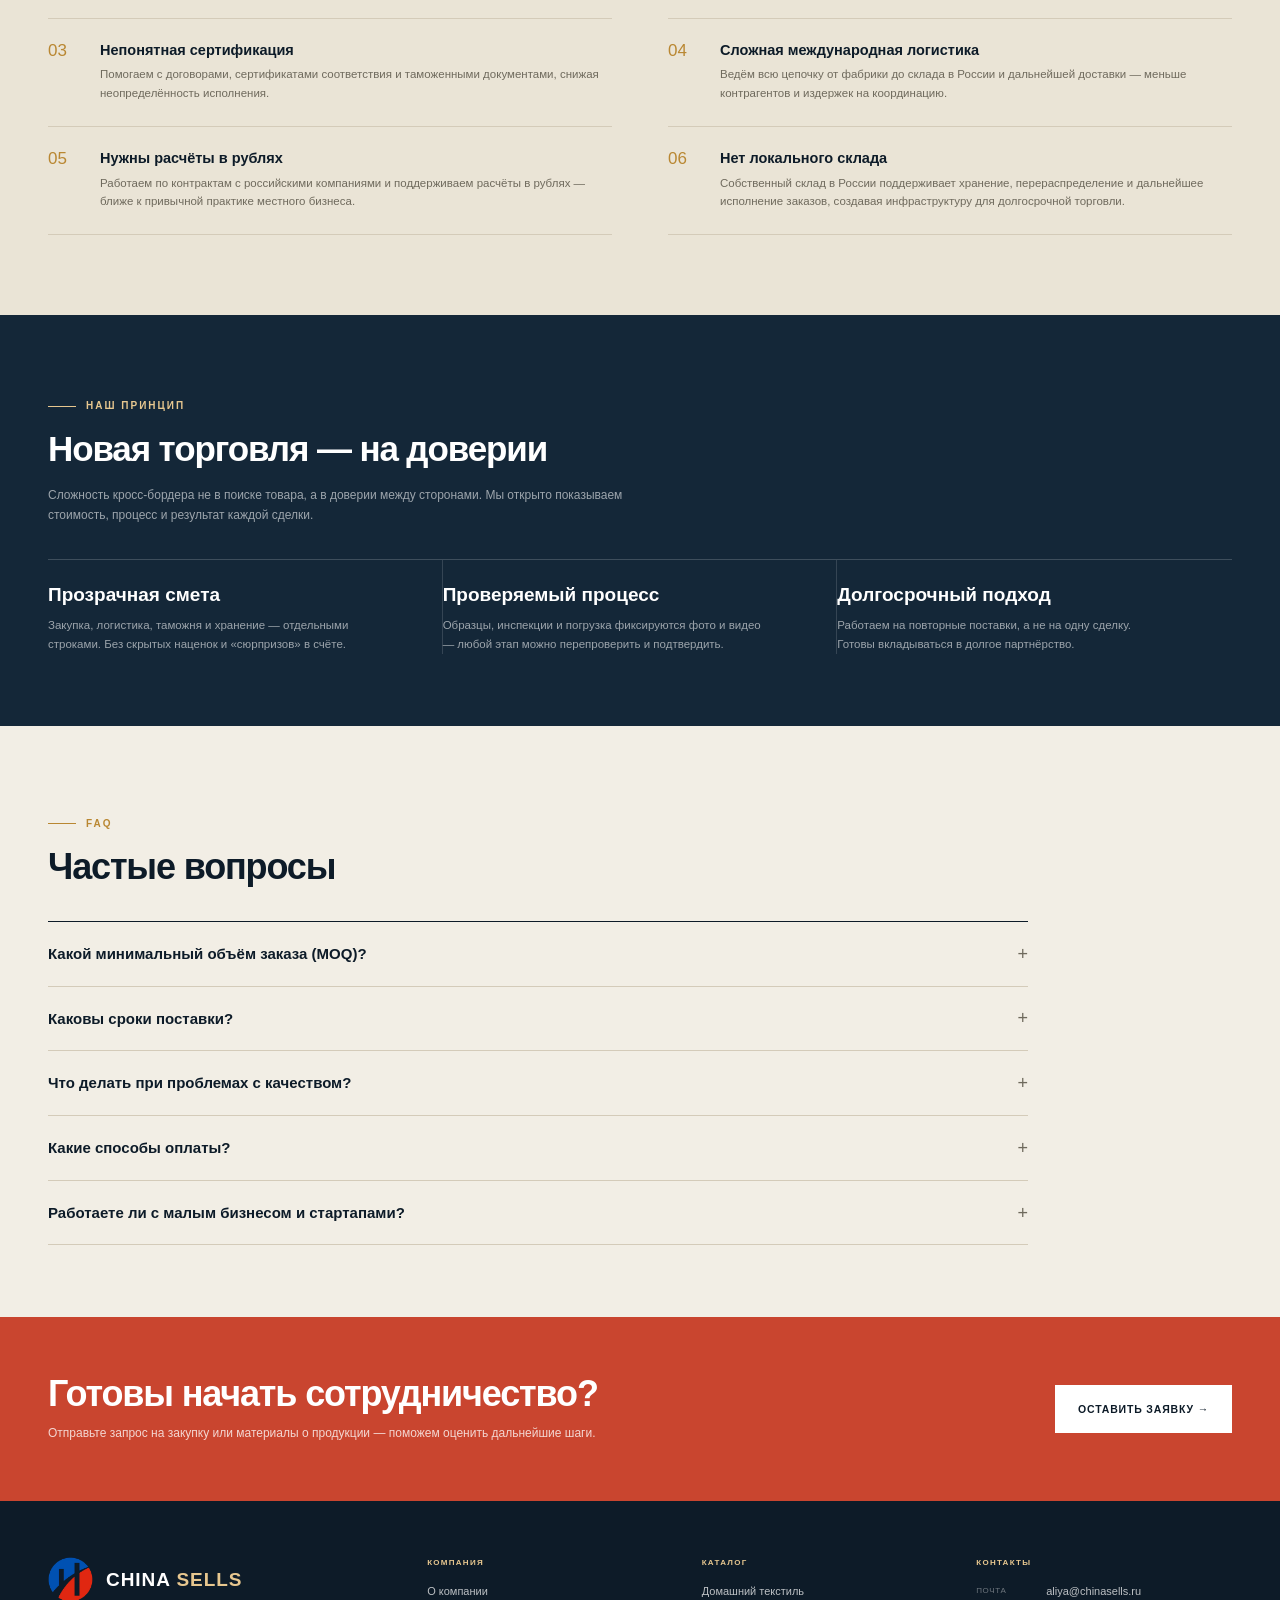
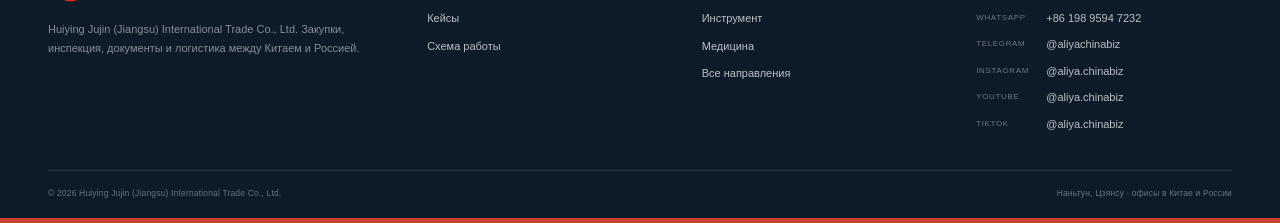
<file: about.html>
<!DOCTYPE html>
<html lang="ru">
<head>
  <meta charset="UTF-8">
  <meta name="viewport" content="width=device-width, initial-scale=1.0">
  <title>О компании China Sells — закупки, инспекция и поставки из Китая</title>
  <meta name="description" content="China Sells: офисы в Китае и России, 10 лет опыта, закупки и развитие поставщиков, инспекция фабрик, сертификация, логистика и локальный склад в России.">
  <link rel="canonical" href="https://chinasells.ru/about.html">
  <link rel="alternate" hreflang="ru" href="https://chinasells.ru/about.html">
  <link rel="alternate" hreflang="x-default" href="https://www.hyjjls.cn/">
  <link rel="alternate" hreflang="zh-CN" href="https://www.hyjjls.cn/">
  <meta name="theme-color" content="#0d1b28">
  <link rel="icon" href="img/logo-hyjj.png">
  <link rel="preload" href="css/site-2026.css" as="style">
  <link rel="stylesheet" href="css/site-2026.css">

  <meta property="og:type" content="website">
  <meta property="og:site_name" content="China Sells">
  <meta property="og:title" content="О компании China Sells">
  <meta property="og:description" content="10 лет в отрасли, офисы в Китае и России, полный цикл трансграничных поставок — от закупки до склада.">
  <meta property="og:url" content="https://chinasells.ru/about.html">
  <meta property="og:image" content="https://chinasells.ru/img/work/warehouse.webp">
  <meta property="og:locale" content="ru_RU">
  <meta name="twitter:card" content="summary_large_image">
  <meta name="twitter:title" content="О компании China Sells">
  <meta name="twitter:description" content="Закупки, инспекция, документы и логистика между Китаем и Россией.">
  <meta name="twitter:image" content="https://chinasells.ru/img/work/warehouse.webp">

  <script type="application/ld+json">
  {
    "@context": "https://schema.org",
    "@type": "AboutPage",
    "url": "https://chinasells.ru/about.html",
    "name": "О компании China Sells",
    "mainEntity": {
      "@type": "Organization",
      "@id": "https://chinasells.ru/#organization",
      "name": "China Sells",
      "alternateName": "Huiying Jujin (Jiangsu) International Trade Co., Ltd.",
      "url": "https://chinasells.ru/",
      "logo": "https://chinasells.ru/img/logo-hyjj.png",
      "address": {
        "@type": "PostalAddress",
        "addressLocality": "Наньтун",
        "addressRegion": "Цзянсу",
        "addressCountry": "CN"
      },
      "areaServed": ["RU", "CN"]
    }
  }
  </script>

  <script async src="https://www.googletagmanager.com/gtag/js?id=AW-18539818418"></script>
  <script async src="https://www.googletagmanager.com/gtm.js?id=AW-18539353293"></script>
  <script>
    window.dataLayer = window.dataLayer || [];
    function gtag(){dataLayer.push(arguments);}
    gtag('js', new Date());
    gtag('config', 'AW-18539353293');
    gtag('config', 'AW-18539818418', {
      'linker': { 'domains': ['hyjjls.cn','www.hyjjls.cn','chinasells.ru','www.chinasells.ru','hyjj.shop'] },
      'cookie_flags': 'SameSite=None;Secure'
    });
  </script>
</head>
<body>

<header class="ix-header">
  <div class="ix-bar">
    <a class="ix-brand" href="index.html" aria-label="China Sells — главная">
      <img src="img/logo-hyjj.png" srcset="img/logo-hyjj.png 1x, img/logo-hyjj@2x.png 2x" alt="China Sells" width="74" height="74" fetchpriority="high">
      <span><b>CHINA <em>SELLS</em></b><small>Найдём · Проверим · Доставим</small></span>
    </a>
    <nav class="ix-nav" aria-label="Основная навигация">
      <a href="index.html">Главная</a>
      <a class="active" href="about.html">О компании</a>
      <a href="catalog.html">Каталог</a>
      <a href="cases.html">Кейсы</a>
      <a href="index.html#process">Схема работы</a>
      <a href="index.html#brief">Контакты</a>
      <a class="lang" href="https://www.hyjjls.cn/" hreflang="zh-CN" title="Китайская версия">CN</a>
      <a class="cta" href="https://hyjj.shop/quote?source=website_about">Оставить заявку</a>
    </nav>
    <button class="ix-burger" type="button" aria-label="Открыть меню" aria-expanded="false" aria-controls="mobileMenu">☰</button>
  </div>
  <div class="ix-mobile" id="mobileMenu">
    <a href="index.html">Главная</a>
    <a href="about.html">О компании</a>
    <a href="catalog.html">Каталог</a>
    <a href="cases.html">Кейсы</a>
    <a href="index.html#process">Схема работы</a>
    <a href="index.html#brief">Контакты</a>
    <a href="https://www.hyjjls.cn/" hreflang="zh-CN">中文版</a>
    <a class="cta" href="https://hyjj.shop/quote?source=website_about">Оставить заявку</a>
  </div>
</header>

<main>

  <section class="ix-page-hero">
    <div class="ix-page-hero-grid">
      <div>
        <div class="kicker">О компании China Sells</div>
        <h1>Работаем в Китае и России — от закупки до поставки.</h1>
        <p class="lead">China Sells специализируется на поставках из Китая: локальные ресурсы, устойчивый отбор поставщиков и опыт полного цикла помогают клиентам быстрее закрывать закупки и выводить товар на рынок.</p>
        <div class="ix-page-meta">
          <span><b>10 лет</b> в отрасли</span>
          <span><b>60 млн ¥</b> оборот текстиля</span>
          <span><b>2 офиса</b> Китай и Россия</span>
        </div>
      </div>
      <div class="ix-page-hero-media">
        <img src="img/work/warehouse.webp" alt="Склад и консолидация грузов China Sells" width="900" height="1200" fetchpriority="high">
        <span class="cap"><i></i>Наньтун · Цзянсу</span>
      </div>
    </div>
  </section>

  <section class="ix-about-stats" aria-label="Ключевые показатели">
    <div class="ix-about-stats-inner">
      <div class="ix-stat"><strong>60 млн ¥</strong><span>годовой оборот домашнего текстиля</span></div>
      <div class="ix-stat"><strong>300 млн ¥</strong><span>годовой объём закупок российского онлайн-магазина</span></div>
      <div class="ix-stat"><strong>600+</strong><span>всего обслужено клиентов</span></div>
      <div class="ix-stat"><strong>~100</strong><span>стабильные активные клиенты в год</span></div>
      <div class="ix-stat"><strong>100 тыс.+</strong><span>подушек в месяц — мощность собственного завода в России</span></div>
      <div class="ix-stat"><strong>10 000 м²<br>+ 3000 м²</strong><span>собственные складские площади в России</span></div>
    </div>
  </section>

  <section class="ix-about-profile">
    <div class="ix-about-profile-grid">
      <div>
        <div class="kicker">Профиль компании</div>
        <h2>От опыта в домашнем текстиле — к полному циклу трансграничных поставок</h2>
        <p><strong>China Sells</strong> — компания, специализирующаяся на торговле с Китаем, с офисами в Китае и России. Мы обеспечиваем постоянную поддержку на всех этапах: закупки, переговоры, производство, инспекция, документы, логистика и складирование.</p>
        <p>Команда имеет 10-летний опыт в отрасли домашнего текстиля и расширила ассортимент до тканей, электроники и оборудования — помогаем находить надёжных производителей с подходящей ценой, сроками и качеством.</p>
        <p>Работаем по контрактам с российскими компаниями, предоставляем полные данные и юридический адрес, поддерживаем расчёты в рублях — это снижает барьеры коммуникации и платежей.</p>
      </div>
      <aside class="ix-about-side">
        <img src="img/work/textile-inspection.webp" alt="Проверка текстильной партии на производстве" width="800" height="500" loading="lazy">
        <div class="cap">Проверка партии до отгрузки</div>
        <div class="ix-about-quote">«Сложность кросс-бордера не в поиске товара, а в доверии между сторонами. Мы открыто показываем стоимость, процесс и результат каждой сделки».</div>
      </aside>
    </div>
  </section>

  <section class="ix-services">
    <div class="container">
      <div class="ix-section-head">
        <div class="txt">
          <div class="kicker">Услуги</div>
          <h2>Наши продукты и услуги</h2>
        </div>
        <p>От первого запроса до товара на складе в России — один ответственный контур вместо десятка подрядчиков.</p>
      </div>
      <div class="ix-service-list">
        <div class="ix-service-row">
          <div class="idx">01</div>
          <div><h3>Закупки и развитие поставщиков</h3><p>По запросу клиента находим в Китае надёжных производителей, сравниваем цены, условия, сроки и базу качества, формируем исполнимый план закупки.</p></div>
        </div>
        <div class="ix-service-row">
          <div class="idx">02</div>
          <div><h3>Переговоры и работа с контрактом</h3><p>Представляем интересы клиента в переговорах с фабрикой: цена, сроки, качество, детали договора и дальнейшее производственное взаимодействие — без языковых и региональных издержек.</p></div>
        </div>
        <div class="ix-service-row">
          <div class="idx">03</div>
          <div><h3>Инспекция фабрик и товаров</h3><p>Перед отгрузкой проводим выездную инспекцию фабрики и товара, предоставляем фото, видео или прямую трансляцию реального производства.</p></div>
        </div>
        <div class="ix-service-row">
          <div class="idx">04</div>
          <div><h3>Сертификация, таможня и логистика</h3><p>Помогаем с договорами, сертификатами соответствия и таможенными документами; организуем перевозку, оформление, сертификацию и доставку по всей России.</p></div>
        </div>
        <div class="ix-service-row">
          <div class="idx">05</div>
          <div><h3>Локальный склад и онлайн-каналы</h3><p>Собственный склад в России позволяет хранить товар клиента; мы уже ведём локальный онлайн-магазин и готовим магазин прямой закупки.</p></div>
        </div>
      </div>
    </div>
  </section>

  <section class="ix-about-process">
    <div class="ix-about-process-grid">
      <div class="ix-about-process-copy">
        <div class="kicker on-dark">Схема работы</div>
        <h2>Прозрачный процесс, ключевые этапы под контролем</h2>
        <p>На каждом этапе понятно, что происходит, кто отвечает и какой следующий шаг. Без «мы работаем» без статуса и сроков.</p>
        <a class="ix-text-link on-dark" href="https://hyjj.shop/quote?source=website_about">Обсудить задачу →</a>
      </div>
      <div class="ix-about-steps">
        <div class="ix-about-step"><div class="no">01</div><div><h3>Запрос и требования</h3><p>Вы описываете товар, объём, сроки и бюджет — мы уточняем требования и фиксируем критерии приёмки.</p></div></div>
        <div class="ix-about-step"><div class="no">02</div><div><h3>Подбор фабрик и расчёт</h3><p>Отбираем производителей, сравниваем цены, сроки и качество, присылаем смету с разбивкой по статьям.</p></div></div>
        <div class="ix-about-step"><div class="no">03</div><div><h3>Образец и согласование</h3><p>Изготавливаем и отправляем образец, согласуем материал, цвет, упаковку и маркировку до старта партии.</p></div></div>
        <div class="ix-about-step"><div class="no">04</div><div><h3>Инспекция фабрики и партии</h3><p>Проверяем производство и готовую партию: фото, видео-отчёт или онлайн-трансляция с фабрики.</p></div></div>
        <div class="ix-about-step"><div class="no">05</div><div><h3>Контракт и контроль производства</h3><p>Заключаем договор и контролируем график производства, качество и статус готовности партии.</p></div></div>
        <div class="ix-about-step"><div class="no">06</div><div><h3>Логистика, таможня и доставка</h3><p>Оформляем документы и сертификаты, доставляем на ваш склад или размещаем на нашем складе в России.</p></div></div>
      </div>
    </div>
  </section>

  <section class="ix-problems">
    <div class="container">
      <div class="ix-section-head">
        <div class="txt">
          <div class="kicker">Преимущества</div>
          <h2>Мы решаем реальные задачи трансграничной торговли</h2>
        </div>
        <p>Не продаём «логистику» и «закупки» по отдельности — закрываем те узкие места, где сделки чаще всего ломаются.</p>
      </div>
      <div class="ix-problem-list">
        <div class="ix-problem"><div class="no">01</div><div><h3>Сомнения в выборе фабрики</h3><p>Выездная проверка, сравнение поставщиков и подтверждение образцов дают клиенту прямую картину реального производства.</p></div></div>
        <div class="ix-problem"><div class="no">02</div><div><h3>Языковой барьер с Китаем</h3><p>Берём на себя переговоры, согласование условий, контроль производства и решение спорных ситуаций, помогая получить более выгодные условия.</p></div></div>
        <div class="ix-problem"><div class="no">03</div><div><h3>Непонятная сертификация</h3><p>Помогаем с договорами, сертификатами соответствия и таможенными документами, снижая неопределённость исполнения.</p></div></div>
        <div class="ix-problem"><div class="no">04</div><div><h3>Сложная международная логистика</h3><p>Ведём всю цепочку от фабрики до склада в России и дальнейшей доставки — меньше контрагентов и издержек на координацию.</p></div></div>
        <div class="ix-problem"><div class="no">05</div><div><h3>Нужны расчёты в рублях</h3><p>Работаем по контрактам с российскими компаниями и поддерживаем расчёты в рублях — ближе к привычной практике местного бизнеса.</p></div></div>
        <div class="ix-problem"><div class="no">06</div><div><h3>Нет локального склада</h3><p>Собственный склад в России поддерживает хранение, перераспределение и дальнейшее исполнение заказов, создавая инфраструктуру для долгосрочной торговли.</p></div></div>
      </div>
    </div>
  </section>

  <section class="ix-values">
    <div class="container">
      <div class="kicker on-dark">Наш принцип</div>
      <h2>Новая торговля — на доверии</h2>
      <p class="lead">Сложность кросс-бордера не в поиске товара, а в доверии между сторонами. Мы открыто показываем стоимость, процесс и результат каждой сделки.</p>
      <div class="ix-value-grid">
        <div class="ix-value"><h3>Прозрачная смета</h3><p>Закупка, логистика, таможня и хранение — отдельными строками. Без скрытых наценок и «сюрпризов» в счёте.</p></div>
        <div class="ix-value"><h3>Проверяемый процесс</h3><p>Образцы, инспекции и погрузка фиксируются фото и видео — любой этап можно перепроверить и подтвердить.</p></div>
        <div class="ix-value"><h3>Долгосрочный подход</h3><p>Работаем на повторные поставки, а не на одну сделку. Готовы вкладываться в долгое партнёрство.</p></div>
      </div>
    </div>
  </section>

  <section class="ix-faq">
    <div class="container">
      <div class="kicker">FAQ</div>
      <h2>Частые вопросы</h2>
      <div class="ix-faq-list">
        <details><summary>Какой минимальный объём заказа (MOQ)?</summary><p>Конкретный MOQ зависит от типа продукции и требований поставщика. Свяжитесь с нами для подробной информации — подберём фабрику и объём под ваш продукт.</p></details>
        <details><summary>Каковы сроки поставки?</summary><p>Сроки зависят от типа продукции, объёма и расстояния; обычно это 2–8 недель. Точный график фиксируем до старта производства.</p></details>
        <details><summary>Что делать при проблемах с качеством?</summary><p>Мы проводим строгую инспекцию перед отгрузкой; при обнаружении проблем помогаем согласовать решение с фабрикой — от замены партии до корректировки процесса.</p></details>
        <details><summary>Какие способы оплаты?</summary><p>Работаем по контрактам с российскими компаниями и поддерживаем расчёты в рублях. Условия обсуждаются под конкретный заказ и формат сотрудничества.</p></details>
        <details><summary>Работаете ли с малым бизнесом и стартапами?</summary><p>Да, мы открыты для клиентов любого масштаба и подбираем решение под продукт, бюджет и этап заказа.</p></details>
      </div>
    </div>
  </section>

  <section class="ix-cta-band">
    <div class="ix-cta-inner">
      <div>
        <h2>Готовы начать сотрудничество?</h2>
        <p>Отправьте запрос на закупку или материалы о продукции — поможем оценить дальнейшие шаги.</p>
      </div>
      <a class="btn btn-ink" href="https://hyjj.shop/quote?source=website_about">Оставить заявку →</a>
    </div>
  </section>

</main>

<footer class="ix-footer" id="footer">
  <div class="container">
    <div class="ix-footer-top">
      <div>
        <div class="ix-footer-brand">
          <img src="img/logo-hyjj.png" srcset="img/logo-hyjj.png 1x, img/logo-hyjj@2x.png 2x" alt="China Sells" width="90" height="90" loading="lazy">
          <b>CHINA <em>SELLS</em></b>
        </div>
        <p>Huiying Jujin (Jiangsu) International Trade Co., Ltd. Закупки, инспекция, документы и логистика между Китаем и Россией.</p>
      </div>
      <div>
        <h4>Компания</h4>
        <div class="links">
          <a href="about.html">О компании</a>
          <a href="cases.html">Кейсы</a>
          <a href="index.html#process">Схема работы</a>
        </div>
      </div>
      <div>
        <h4>Каталог</h4>
        <div class="links">
          <a href="catalog.html?cat=textile">Домашний текстиль</a>
          <a href="catalog.html?cat=tools">Инструмент</a>
          <a href="catalog.html?cat=medical">Медицина</a>
          <a href="catalog.html">Все направления</a>
        </div>
      </div>
      <div class="contact-links">
        <h4>Контакты</h4>
        <div class="links">
          <a href="mailto:aliya@chinasells.ru"><span>Почта</span>aliya@chinasells.ru</a>
          <a href="https://wa.me/8619895947232" target="_blank" rel="noopener noreferrer"><span>WhatsApp</span>+86 198 9594 7232</a>
          <a href="https://t.me/aliyachinabiz" target="_blank" rel="noopener noreferrer"><span>Telegram</span>@aliyachinabiz</a>
          <a href="https://www.instagram.com/aliya.chinabiz" target="_blank" rel="noopener noreferrer"><span>Instagram</span>@aliya.chinabiz</a>
          <a href="https://www.youtube.com/@aliya.chinabiz" target="_blank" rel="noopener noreferrer"><span>YouTube</span>@aliya.chinabiz</a>
          <a href="https://www.tiktok.com/@aliya.chinabiz" target="_blank" rel="noopener noreferrer"><span>TikTok</span>@aliya.chinabiz</a>
        </div>
      </div>
    </div>
    <div class="ix-footer-bottom">
      <span>© 2026 Huiying Jujin (Jiangsu) International Trade Co., Ltd.</span>
      <span>Наньтун, Цзянсу · офисы в Китае и России</span>
    </div>
  </div>
  <div class="ix-endbar"></div>
</footer>

<div class="ix-toast" id="toast" role="status"></div>

<script src="js/site-2026.js" defer></script>
</body>
</html>
</file>
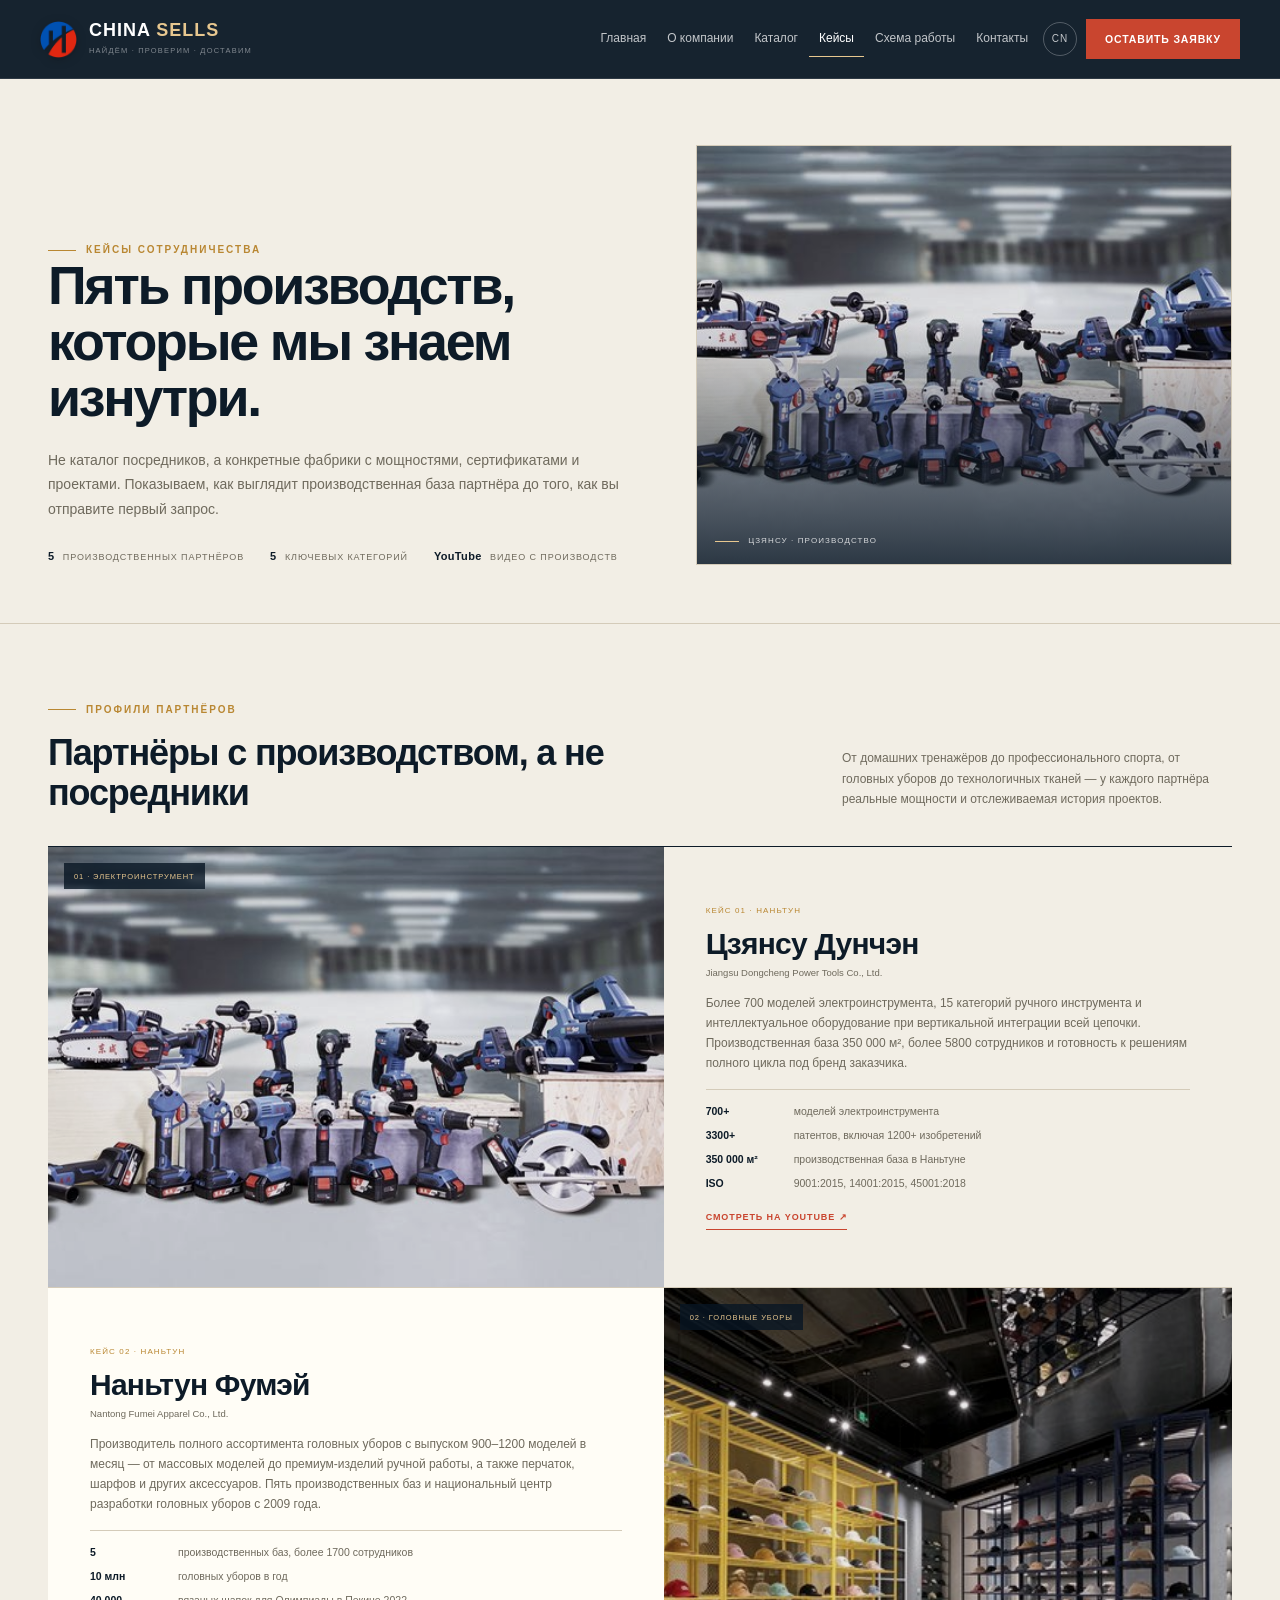
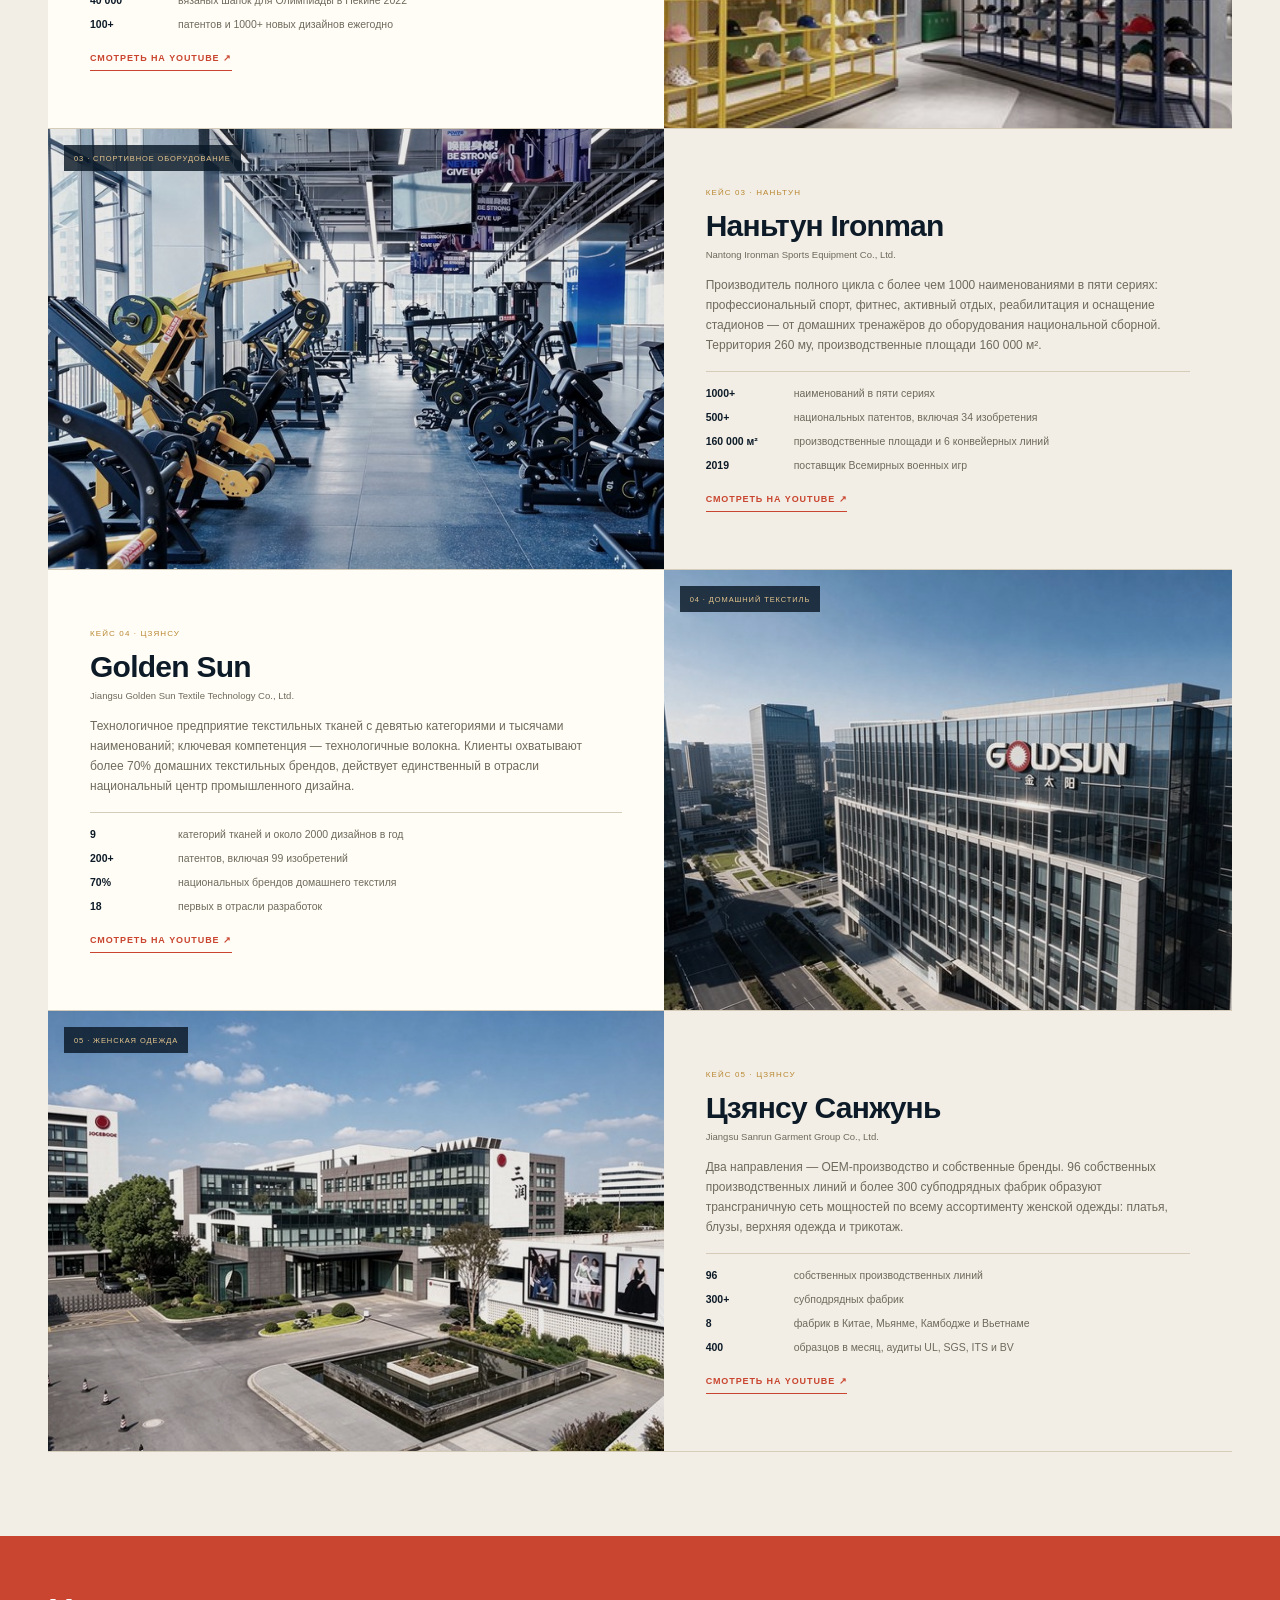
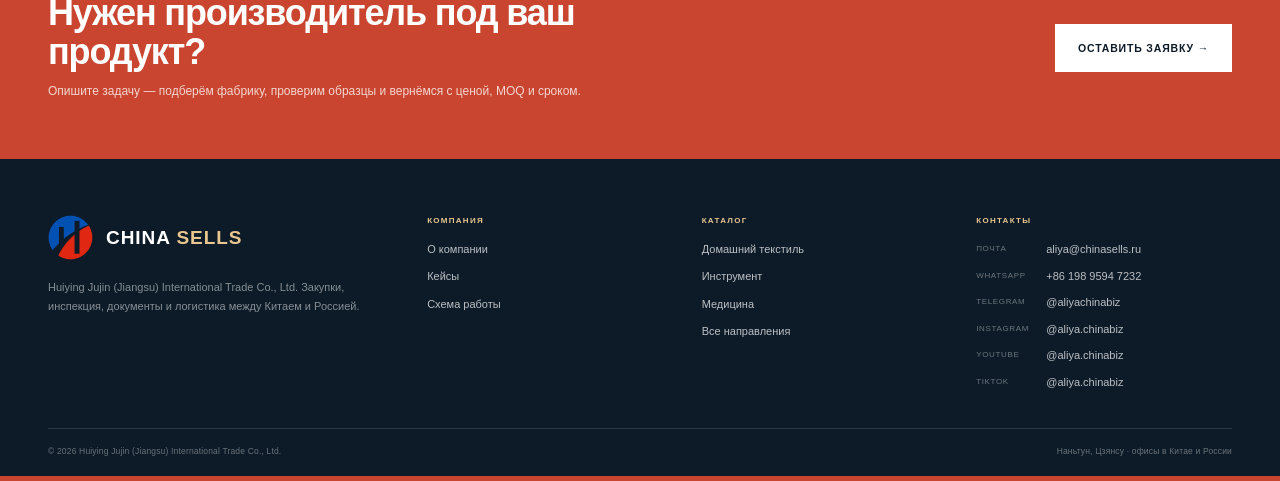
<file: cases.html>
<!DOCTYPE html>
<html lang="ru">
<head>
  <meta charset="UTF-8">
  <meta name="viewport" content="width=device-width, initial-scale=1.0">
  <title>Кейсы China Sells — производители, мощности и проекты</title>
  <meta name="description" content="Пять производственных партнёров China Sells: электроинструмент Dongcheng, головные уборы Fumei, спортивное оборудование Ironman, текстиль Golden Sun и одежда Sanrun.">
  <link rel="canonical" href="https://chinasells.ru/cases.html">
  <link rel="alternate" hreflang="ru" href="https://chinasells.ru/cases.html">
  <link rel="alternate" hreflang="x-default" href="https://www.hyjjls.cn/">
  <link rel="alternate" hreflang="zh-CN" href="https://www.hyjjls.cn/">
  <meta name="theme-color" content="#0d1b28">
  <link rel="icon" href="img/logo-hyjj.png">
  <link rel="preload" href="css/site-2026.css" as="style">
  <link rel="stylesheet" href="css/site-2026.css">

  <meta property="og:type" content="website">
  <meta property="og:site_name" content="China Sells">
  <meta property="og:title" content="Кейсы China Sells — пять производственных партнёров">
  <meta property="og:description" content="Электроинструмент, головные уборы, спортивное оборудование, текстиль и одежда — производственные партнёры с реальными мощностями и проектами.">
  <meta property="og:url" content="https://chinasells.ru/cases.html">
  <meta property="og:image" content="https://chinasells.ru/img/case-dongcheng@2x.jpg">
  <meta property="og:locale" content="ru_RU">
  <meta name="twitter:card" content="summary_large_image">
  <meta name="twitter:title" content="Кейсы China Sells">
  <meta name="twitter:description" content="Пять производственных партнёров и пять ключевых категорий.">
  <meta name="twitter:image" content="https://chinasells.ru/img/case-dongcheng@2x.jpg">

  <script type="application/ld+json">
  {
    "@context": "https://schema.org",
    "@type": "CollectionPage",
    "url": "https://chinasells.ru/cases.html",
    "name": "Кейсы China Sells",
    "description": "Производственные партнёры China Sells в пяти категориях.",
    "isPartOf": { "@type": "WebSite", "url": "https://chinasells.ru/" }
  }
  </script>

  <script async src="https://www.googletagmanager.com/gtag/js?id=AW-18539818418"></script>
  <script async src="https://www.googletagmanager.com/gtm.js?id=AW-18539353293"></script>
  <script>
    window.dataLayer = window.dataLayer || [];
    function gtag(){dataLayer.push(arguments);}
    gtag('js', new Date());
    gtag('config', 'AW-18539353293');
    gtag('config', 'AW-18539818418', {
      'linker': { 'domains': ['hyjjls.cn','www.hyjjls.cn','chinasells.ru','www.chinasells.ru','hyjj.shop'] },
      'cookie_flags': 'SameSite=None;Secure'
    });
  </script>
</head>
<body>

<header class="ix-header">
  <div class="ix-bar">
    <a class="ix-brand" href="index.html" aria-label="China Sells — главная">
      <img src="img/logo-hyjj.png" srcset="img/logo-hyjj.png 1x, img/logo-hyjj@2x.png 2x" alt="China Sells" width="74" height="74" fetchpriority="high">
      <span><b>CHINA <em>SELLS</em></b><small>Найдём · Проверим · Доставим</small></span>
    </a>
    <nav class="ix-nav" aria-label="Основная навигация">
      <a href="index.html">Главная</a>
      <a href="about.html">О компании</a>
      <a href="catalog.html">Каталог</a>
      <a class="active" href="cases.html">Кейсы</a>
      <a href="index.html#process">Схема работы</a>
      <a href="index.html#brief">Контакты</a>
      <a class="lang" href="https://www.hyjjls.cn/" hreflang="zh-CN" title="Китайская версия">CN</a>
      <a class="cta" href="https://hyjj.shop/quote?source=website_cases">Оставить заявку</a>
    </nav>
    <button class="ix-burger" type="button" aria-label="Открыть меню" aria-expanded="false" aria-controls="mobileMenu">☰</button>
  </div>
  <div class="ix-mobile" id="mobileMenu">
    <a href="index.html">Главная</a>
    <a href="about.html">О компании</a>
    <a href="catalog.html">Каталог</a>
    <a href="cases.html">Кейсы</a>
    <a href="index.html#process">Схема работы</a>
    <a href="index.html#brief">Контакты</a>
    <a href="https://www.hyjjls.cn/" hreflang="zh-CN">中文版</a>
    <a class="cta" href="https://hyjj.shop/quote?source=website_cases">Оставить заявку</a>
  </div>
</header>

<main>

  <section class="ix-page-hero">
    <div class="ix-page-hero-grid">
      <div>
        <div class="kicker">Кейсы сотрудничества</div>
        <h1>Пять производств, которые мы знаем изнутри.</h1>
        <p class="lead">Не каталог посредников, а конкретные фабрики с мощностями, сертификатами и проектами. Показываем, как выглядит производственная база партнёра до того, как вы отправите первый запрос.</p>
        <div class="ix-page-meta">
          <span><b>5</b> производственных партнёров</span>
          <span><b>5</b> ключевых категорий</span>
          <span><b>YouTube</b> видео с производств</span>
        </div>
      </div>
      <div class="ix-page-hero-media">
        <img src="img/case-dongcheng.jpg" srcset="img/case-dongcheng.jpg 1x, img/case-dongcheng@2x.jpg 2x" alt="Производственная база Jiangsu Dongcheng" width="1600" height="750" fetchpriority="high">
        <span class="cap"><i></i>Цзянсу · производство</span>
      </div>
    </div>
  </section>

  <section class="ix-case-index">
    <div class="container">
      <div class="ix-section-head">
        <div class="txt">
          <div class="kicker">Профили партнёров</div>
          <h2>Партнёры с производством, а не посредники</h2>
        </div>
        <p>От домашних тренажёров до профессионального спорта, от головных уборов до технологичных тканей — у каждого партнёра реальные мощности и отслеживаемая история проектов.</p>
      </div>

      <div class="ix-case-list">

        <a class="ix-case-profile" href="https://www.youtube.com/@aliya.chinabiz" target="_blank" rel="noopener noreferrer">
          <div class="media">
            <img src="img/case-dongcheng.jpg" srcset="img/case-dongcheng.jpg 1x, img/case-dongcheng@2x.jpg 2x" alt="Цех автоматической сварки Jiangsu Dongcheng — электроинструмент" width="1600" height="750" loading="lazy">
            <span class="badge">01 · Электроинструмент</span>
          </div>
          <div class="body">
            <div class="ix-case-kicker">Кейс 01 · Наньтун</div>
            <h2>Цзянсу Дунчэн</h2>
            <div class="sub">Jiangsu Dongcheng Power Tools Co., Ltd.</div>
            <p class="desc">Более 700 моделей электроинструмента, 15 категорий ручного инструмента и интеллектуальное оборудование при вертикальной интеграции всей цепочки. Производственная база 350 000 м², более 5800 сотрудников и готовность к решениям полного цикла под бренд заказчика.</p>
            <ul class="ix-case-facts">
              <li><b>700+</b><span>моделей электроинструмента</span></li>
              <li><b>3300+</b><span>патентов, включая 1200+ изобретений</span></li>
              <li><b>350 000 м²</b><span>производственная база в Наньтуне</span></li>
              <li><b>ISO</b><span>9001:2015, 14001:2015, 45001:2018</span></li>
            </ul>
            <span class="ix-case-link">Смотреть на YouTube ↗</span>
          </div>
        </a>

        <a class="ix-case-profile" href="https://www.youtube.com/@aliya.chinabiz" target="_blank" rel="noopener noreferrer">
          <div class="media">
            <img src="img/case-fumei.jpg" srcset="img/case-fumei.jpg 1x, img/case-fumei@2x.jpg 2x" alt="Шоурум Nantong Fumei — головные уборы" width="1600" height="600" loading="lazy">
            <span class="badge">02 · Головные уборы</span>
          </div>
          <div class="body">
            <div class="ix-case-kicker">Кейс 02 · Наньтун</div>
            <h2>Наньтун Фумэй</h2>
            <div class="sub">Nantong Fumei Apparel Co., Ltd.</div>
            <p class="desc">Производитель полного ассортимента головных уборов с выпуском 900–1200 моделей в месяц — от массовых моделей до премиум-изделий ручной работы, а также перчаток, шарфов и других аксессуаров. Пять производственных баз и национальный центр разработки головных уборов с 2009 года.</p>
            <ul class="ix-case-facts">
              <li><b>5</b><span>производственных баз, более 1700 сотрудников</span></li>
              <li><b>10 млн</b><span>головных уборов в год</span></li>
              <li><b>40 000</b><span>вязаных шапок для Олимпиады в Пекине 2022</span></li>
              <li><b>100+</b><span>патентов и 1000+ новых дизайнов ежегодно</span></li>
            </ul>
            <span class="ix-case-link">Смотреть на YouTube ↗</span>
          </div>
        </a>

        <a class="ix-case-profile" href="https://www.youtube.com/@aliya.chinabiz" target="_blank" rel="noopener noreferrer">
          <div class="media">
            <img src="img/case-ironman.jpg" srcset="img/case-ironman.jpg 1x, img/case-ironman@2x.jpg 2x" alt="Производственная база Nantong Ironman — спортивное оборудование" width="1600" height="1066" loading="lazy">
            <span class="badge">03 · Спортивное оборудование</span>
          </div>
          <div class="body">
            <div class="ix-case-kicker">Кейс 03 · Наньтун</div>
            <h2>Наньтун Ironman</h2>
            <div class="sub">Nantong Ironman Sports Equipment Co., Ltd.</div>
            <p class="desc">Производитель полного цикла с более чем 1000 наименованиями в пяти сериях: профессиональный спорт, фитнес, активный отдых, реабилитация и оснащение стадионов — от домашних тренажёров до оборудования национальной сборной. Территория 260 му, производственные площади 160 000 м².</p>
            <ul class="ix-case-facts">
              <li><b>1000+</b><span>наименований в пяти сериях</span></li>
              <li><b>500+</b><span>национальных патентов, включая 34 изобретения</span></li>
              <li><b>160 000 м²</b><span>производственные площади и 6 конвейерных линий</span></li>
              <li><b>2019</b><span>поставщик Всемирных военных игр</span></li>
            </ul>
            <span class="ix-case-link">Смотреть на YouTube ↗</span>
          </div>
        </a>

        <a class="ix-case-profile" href="https://www.youtube.com/@aliya.chinabiz" target="_blank" rel="noopener noreferrer">
          <div class="media">
            <img src="img/case-goldensun.jpg" srcset="img/case-goldensun.jpg 1x, img/case-goldensun@2x.jpg 2x" alt="Штаб-квартира Jiangsu Golden Sun — текстильные технологии" width="1600" height="900" loading="lazy">
            <span class="badge">04 · Домашний текстиль</span>
          </div>
          <div class="body">
            <div class="ix-case-kicker">Кейс 04 · Цзянсу</div>
            <h2>Golden Sun</h2>
            <div class="sub">Jiangsu Golden Sun Textile Technology Co., Ltd.</div>
            <p class="desc">Технологичное предприятие текстильных тканей с девятью категориями и тысячами наименований; ключевая компетенция — технологичные волокна. Клиенты охватывают более 70% домашних текстильных брендов, действует единственный в отрасли национальный центр промышленного дизайна.</p>
            <ul class="ix-case-facts">
              <li><b>9</b><span>категорий тканей и около 2000 дизайнов в год</span></li>
              <li><b>200+</b><span>патентов, включая 99 изобретений</span></li>
              <li><b>70%</b><span>национальных брендов домашнего текстиля</span></li>
              <li><b>18</b><span>первых в отрасли разработок</span></li>
            </ul>
            <span class="ix-case-link">Смотреть на YouTube ↗</span>
          </div>
        </a>

        <a class="ix-case-profile" href="https://www.youtube.com/@aliya.chinabiz" target="_blank" rel="noopener noreferrer">
          <div class="media">
            <img src="img/case-sanrun.jpg" srcset="img/case-sanrun.jpg 1x, img/case-sanrun@2x.jpg 2x" alt="Парк Jiangsu Sanrun Garment Group — женская одежда" width="1600" height="900" loading="lazy">
            <span class="badge">05 · Женская одежда</span>
          </div>
          <div class="body">
            <div class="ix-case-kicker">Кейс 05 · Цзянсу</div>
            <h2>Цзянсу Санжунь</h2>
            <div class="sub">Jiangsu Sanrun Garment Group Co., Ltd.</div>
            <p class="desc">Два направления — OEM-производство и собственные бренды. 96 собственных производственных линий и более 300 субподрядных фабрик образуют трансграничную сеть мощностей по всему ассортименту женской одежды: платья, блузы, верхняя одежда и трикотаж.</p>
            <ul class="ix-case-facts">
              <li><b>96</b><span>собственных производственных линий</span></li>
              <li><b>300+</b><span>субподрядных фабрик</span></li>
              <li><b>8</b><span>фабрик в Китае, Мьянме, Камбодже и Вьетнаме</span></li>
              <li><b>400</b><span>образцов в месяц, аудиты UL, SGS, ITS и BV</span></li>
            </ul>
            <span class="ix-case-link">Смотреть на YouTube ↗</span>
          </div>
        </a>

      </div>
    </div>
  </section>

  <section class="ix-cta-band">
    <div class="ix-cta-inner">
      <div>
        <h2>Нужен производитель под ваш продукт?</h2>
        <p>Опишите задачу — подберём фабрику, проверим образцы и вернёмся с ценой, MOQ и сроком.</p>
      </div>
      <a class="btn btn-ink" href="https://hyjj.shop/quote?source=website_cases">Оставить заявку →</a>
    </div>
  </section>

</main>

<footer class="ix-footer" id="footer">
  <div class="container">
    <div class="ix-footer-top">
      <div>
        <div class="ix-footer-brand">
          <img src="img/logo-hyjj.png" srcset="img/logo-hyjj.png 1x, img/logo-hyjj@2x.png 2x" alt="China Sells" width="90" height="90" loading="lazy">
          <b>CHINA <em>SELLS</em></b>
        </div>
        <p>Huiying Jujin (Jiangsu) International Trade Co., Ltd. Закупки, инспекция, документы и логистика между Китаем и Россией.</p>
      </div>
      <div>
        <h4>Компания</h4>
        <div class="links">
          <a href="about.html">О компании</a>
          <a href="cases.html">Кейсы</a>
          <a href="index.html#process">Схема работы</a>
        </div>
      </div>
      <div>
        <h4>Каталог</h4>
        <div class="links">
          <a href="catalog.html?cat=textile">Домашний текстиль</a>
          <a href="catalog.html?cat=tools">Инструмент</a>
          <a href="catalog.html?cat=medical">Медицина</a>
          <a href="catalog.html">Все направления</a>
        </div>
      </div>
      <div class="contact-links">
        <h4>Контакты</h4>
        <div class="links">
          <a href="mailto:aliya@chinasells.ru"><span>Почта</span>aliya@chinasells.ru</a>
          <a href="https://wa.me/8619895947232" target="_blank" rel="noopener noreferrer"><span>WhatsApp</span>+86 198 9594 7232</a>
          <a href="https://t.me/aliyachinabiz" target="_blank" rel="noopener noreferrer"><span>Telegram</span>@aliyachinabiz</a>
          <a href="https://www.instagram.com/aliya.chinabiz" target="_blank" rel="noopener noreferrer"><span>Instagram</span>@aliya.chinabiz</a>
          <a href="https://www.youtube.com/@aliya.chinabiz" target="_blank" rel="noopener noreferrer"><span>YouTube</span>@aliya.chinabiz</a>
          <a href="https://www.tiktok.com/@aliya.chinabiz" target="_blank" rel="noopener noreferrer"><span>TikTok</span>@aliya.chinabiz</a>
        </div>
      </div>
    </div>
    <div class="ix-footer-bottom">
      <span>© 2026 Huiying Jujin (Jiangsu) International Trade Co., Ltd.</span>
      <span>Наньтун, Цзянсу · офисы в Китае и России</span>
    </div>
  </div>
  <div class="ix-endbar"></div>
</footer>

<div class="ix-toast" id="toast" role="status"></div>

<script src="js/site-2026.js" defer></script>
</body>
</html>
</file>
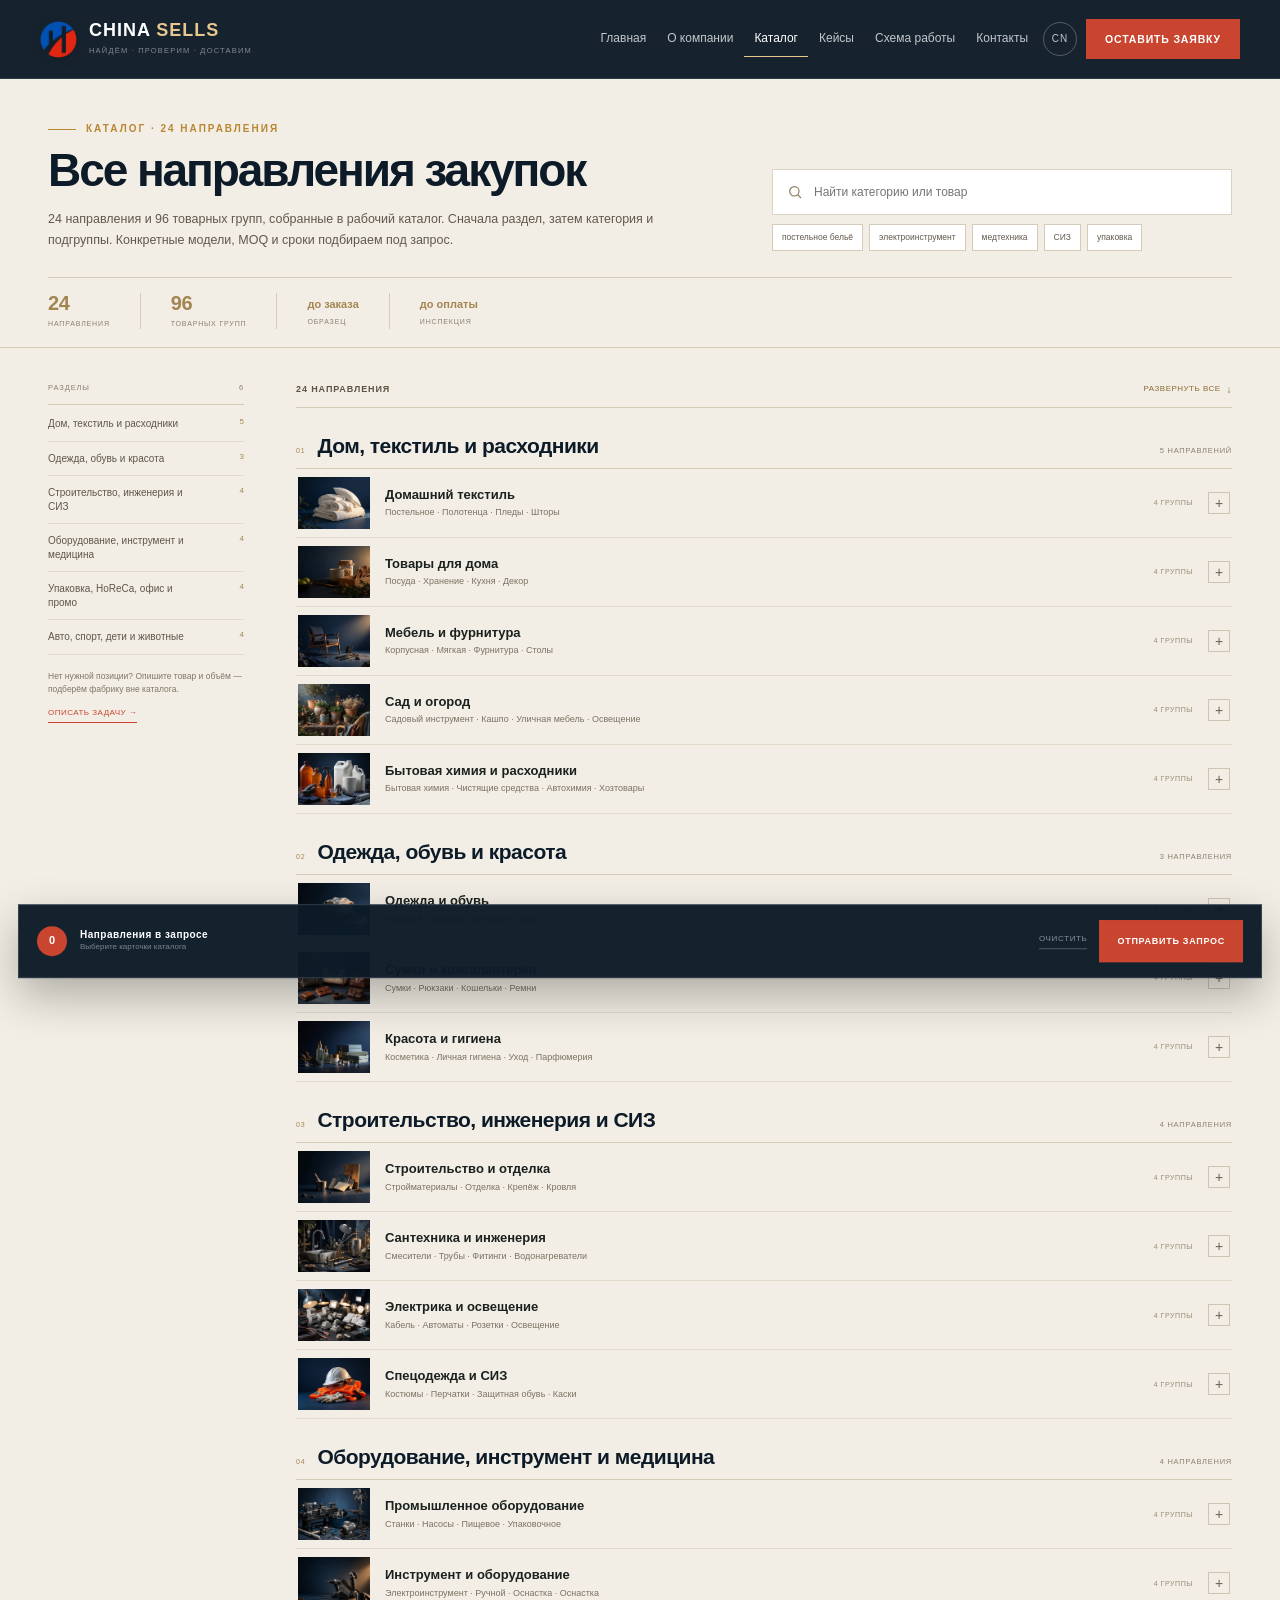
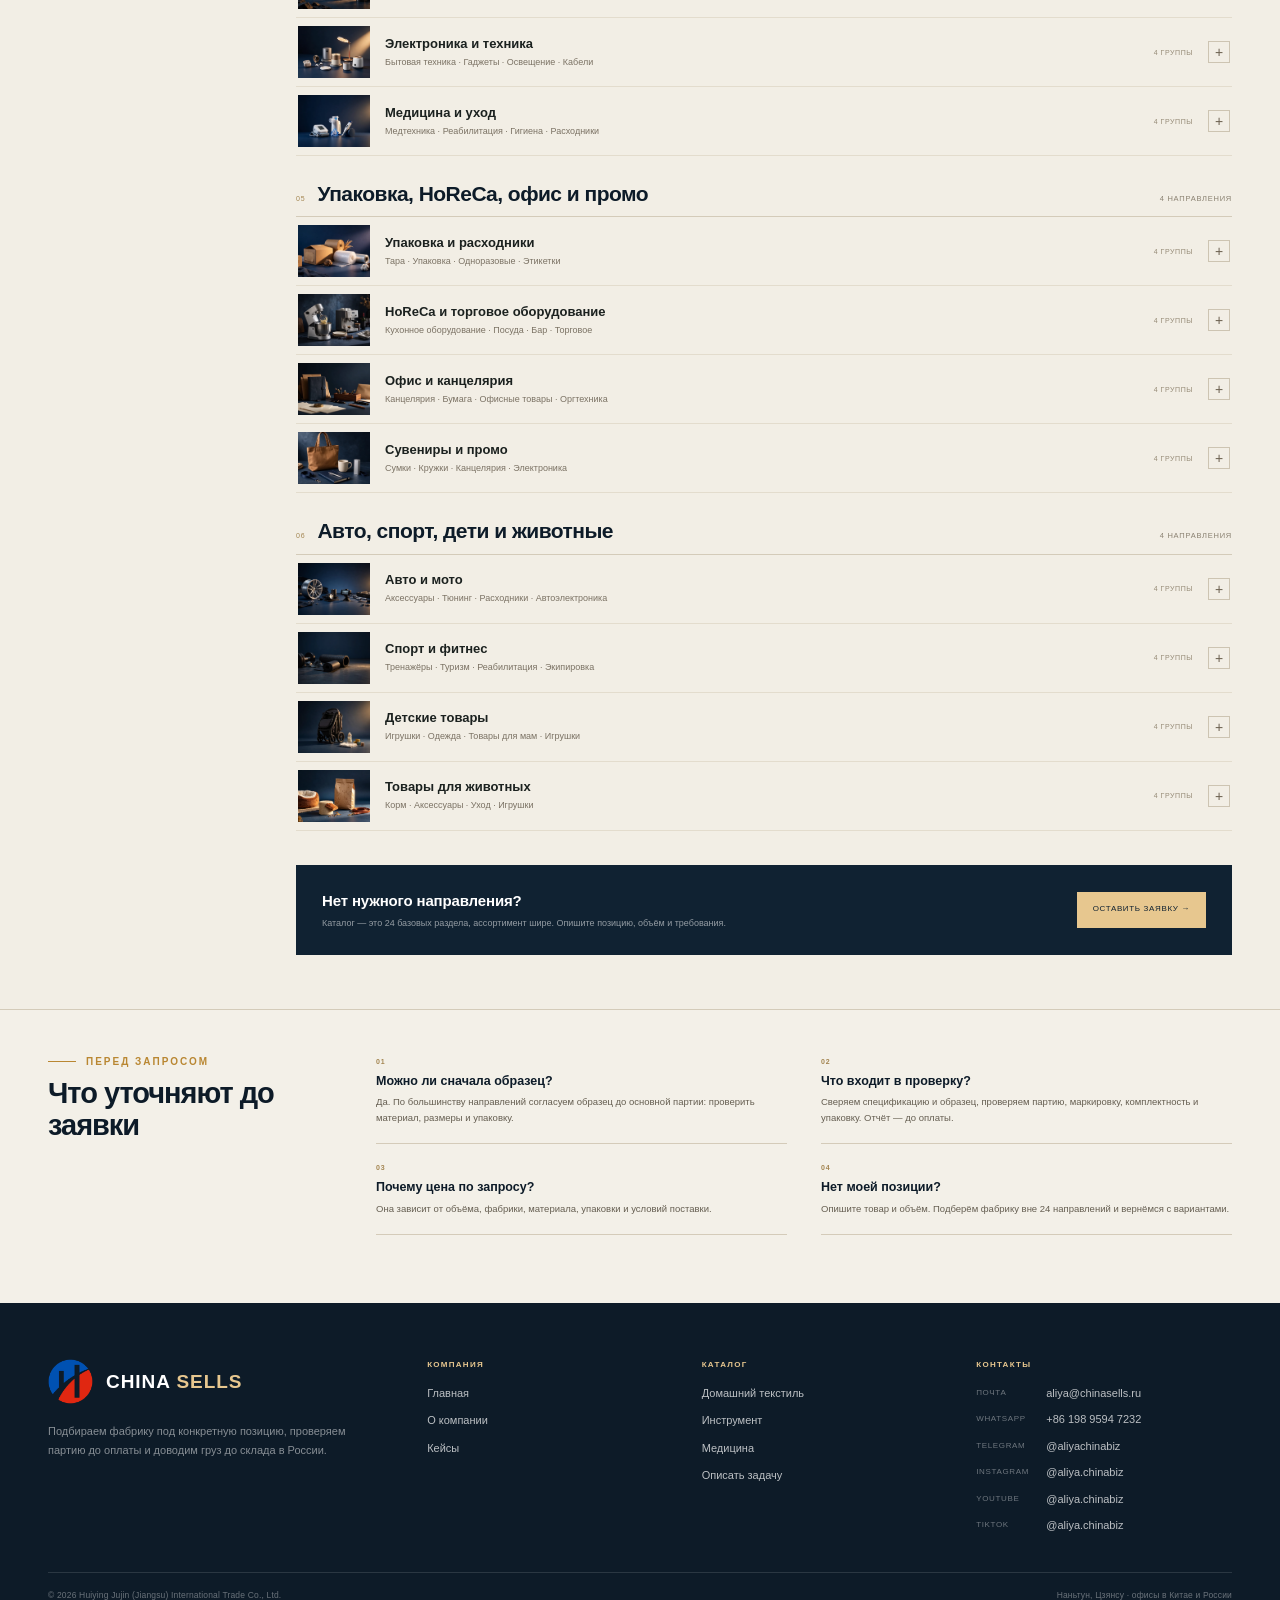
<file: catalog.html>
<html lang="ru">
<head>
  <meta charset="UTF-8">
  <meta name="viewport" content="width=device-width, initial-scale=1.0">
  <title>Каталог направлений — China Sells | Закупки из Китая под запрос</title>
  <meta name="description" content="Каталог 24 направлений закупок из Китая: дом и текстиль, одежда, стройка и инженерия, оборудование, упаковка, HoReCa, авто, спорт, детские и зоотовары. MOQ, срок и цена — по запросу.">
  <link rel="canonical" href="https://chinasells.ru/catalog.html">
  <link rel="alternate" hreflang="ru" href="https://chinasells.ru/catalog.html">
  <link rel="alternate" hreflang="x-default" href="https://www.hyjjls.cn/">
  <meta name="theme-color" content="#0d1b28">
  <link rel="icon" href="img/logo-hyjj.png">
  <link rel="preload" href="css/site-2026.css" as="style">
  <link rel="stylesheet" href="css/site-2026.css">

  <meta property="og:type" content="website">
  <meta property="og:site_name" content="China Sells">
  <meta property="og:title" content="Каталог направлений — China Sells">
  <meta property="og:description" content="24 направления закупок из Китая. Конкретные модели, MOQ и сроки подбираем под запрос.">
  <meta property="og:url" content="https://chinasells.ru/catalog.html">
  <meta property="og:image" content="https://chinasells.ru/img/ru-hero.jpg">
  <meta property="og:locale" content="ru_RU">

  <script async src="https://www.googletagmanager.com/gtag/js?id=AW-18539818418"></script>
  <script async src="https://www.googletagmanager.com/gtm.js?id=AW-18539353293"></script>
  <script>
    window.dataLayer = window.dataLayer || [];
    function gtag(){dataLayer.push(arguments);}
    gtag('js', new Date());
    gtag('config', 'AW-18539353293');
    gtag('config', 'AW-18539818418', {
      'linker': { 'domains': ['hyjjls.cn','www.hyjjls.cn','chinasells.ru','www.chinasells.ru','hyjj.shop'] },
      'cookie_flags': 'SameSite=None;Secure'
    });
  </script>
</head>
<body class="catalog-v3">

<header class="ix-header">
  <div class="ix-bar">
    <a class="ix-brand" href="index.html" aria-label="China Sells — главная">
      <img src="img/logo-hyjj.png" srcset="img/logo-hyjj.png 1x, img/logo-hyjj@2x.png 2x" alt="China Sells" width="74" height="74">
      <span><b>CHINA <em>SELLS</em></b><small>Найдём · Проверим · Доставим</small></span>
    </a>
    <nav class="ix-nav" aria-label="Основная навигация">
      <a href="index.html">Главная</a>
      <a href="about.html">О компании</a>
      <a class="active" href="catalog.html">Каталог</a>
      <a href="cases.html">Кейсы</a>
      <a href="index.html#process">Схема работы</a>
      <a href="index.html#brief">Контакты</a>
      <a class="lang" href="https://www.hyjjls.cn/" hreflang="zh-CN" title="Китайская версия">CN</a>
      <a class="cta" href="https://hyjj.shop/quote?source=website_catalog">Оставить заявку</a>
    </nav>
    <button class="ix-burger" type="button" aria-label="Открыть меню" aria-expanded="false" aria-controls="mobileMenu">☰</button>
  </div>
  <div class="ix-mobile" id="mobileMenu">
    <a href="index.html">Главная</a>
    <a href="about.html">О компании</a>
    <a href="catalog.html">Каталог</a>
    <a href="cases.html">Кейсы</a>
    <a href="index.html#process">Схема работы</a>
    <a href="index.html#brief">Контакты</a>
    <a href="https://www.hyjjls.cn/" hreflang="zh-CN">中文版</a>
    <a class="cta" href="https://hyjj.shop/quote?source=website_catalog">Оставить заявку</a>
  </div>
</header>

<main>
  <section class="catx-hero">
    <div class="container">
      <div class="catx-hero-grid">
        <div class="catx-hero-copy">
          <div class="kicker">Каталог · 24 направления</div>
          <h1>Все направления закупок</h1>
          <p>24 направления и 96 товарных групп, собранные в рабочий каталог. Сначала раздел, затем категория и подгруппы. Конкретные модели, MOQ и сроки подбираем под запрос.</p>
        </div>
        <div class="catx-search-side">
          <label class="catx-search" for="catSearch">
            <svg viewbox="0 0 24 24" fill="none" stroke="currentColor" stroke-width="1.8" aria-hidden="true"><circle cx="11" cy="11" r="7"></circle><path d="m16 16 5 5"></path></svg>
            <input id="catSearch" type="search" placeholder="Найти категорию или товар" autocomplete="off">
          </label>
          <div class="catx-chips" aria-label="Частые запросы">
            <button type="button" data-q="постельное бельё" data-cat="textile">постельное бельё</button>
            <button type="button" data-q="электроинструмент" data-cat="tools">электроинструмент</button>
            <button type="button" data-q="медтехника" data-cat="medical">медтехника</button>
            <button type="button" data-q="СИЗ" data-cat="ppe">СИЗ</button>
            <button type="button" data-q="упаковка" data-cat="packaging">упаковка</button>
          </div>
        </div>
      </div>
      <div class="catx-stats">
        <div class="catx-stat"><b>24</b><span>направления</span></div>
        <div class="catx-stat"><b>96</b><span>товарных групп</span></div>
        
        <div class="catx-stat is-text"><b>до заказа</b><span>образец</span></div>
        <div class="catx-stat is-text"><b>до оплаты</b><span>инспекция</span></div>
      </div>
    </div>
  </section>

  <div class="container">
  <div class="catx-layout">
    <aside class="catx-index">
      <div class="catx-index-head"><span>Разделы</span><span>6</span></div>
      <nav><a href="#g-home"><span>Дом, текстиль и расходники</span><em>5</em></a><a href="#g-fashion"><span>Одежда, обувь и красота</span><em>3</em></a><a href="#g-build"><span>Строительство, инженерия и СИЗ</span><em>4</em></a><a href="#g-industry"><span>Оборудование, инструмент и медицина</span><em>4</em></a><a href="#g-trade"><span>Упаковка, HoReCa, офис и промо</span><em>4</em></a><a href="#g-life"><span>Авто, спорт, дети и животные</span><em>4</em></a></nav>
      <p class="catx-index-note">Нет нужной позиции? Опишите товар и объём — подберём фабрику вне каталога.</p>
      <a class="catx-index-cta" href="https://hyjj.shop/quote?source=website_catalog">Описать задачу →</a>
    </aside>

    <div class="catx-main">
      <div class="catx-toolbar">
        <strong id="catCount">24 направления</strong>
        <button class="catx-all" type="button" id="catxAll">Развернуть все</button>
      </div>
      <div id="catalogList">
    <section class="catx-group" id="g-home">
      <div class="catx-group-head">
        <span class="no">01</span>
        <h2>Дом, текстиль и расходники</h2>
        <em>5 направлений</em>
      </div>
      <div class="catx-items">
        <article class="catx-item" id="cat-textile" data-cat="textile" data-search="домашний текстиль постельное белье полотенца пледы шторы ткани">
          <button class="catx-toggle" type="button" aria-expanded="false" aria-controls="panel-textile">
            <span class="catx-thumb"><img src="img/cat-textile.webp" srcset="img/cat-textile.webp 1x, img/cat-textile@2x.webp 2x" alt="Домашний текстиль" width="160" height="120" loading="lazy" decoding="async"></span>
            <span class="catx-name"><b>Домашний текстиль</b><small>Постельное · Полотенца · Пледы · Шторы</small></span>
            <span class="catx-meta">4 группы</span>
            <span class="catx-plus" aria-hidden="true">+</span>
          </button>
          <div class="catx-panel" id="panel-textile" hidden>
            <div class="catx-panel-grid">
              <div class="catx-subset"><b>Что входит</b><div class="catx-tags"><span>Постельное</span><span>Полотенца</span><span>Пледы</span><span>Шторы</span></div></div>
              <div class="catx-check"><b>Что проверяем</b><p>Плотность, состав, усадку после стирки, цвет и комплектность по размеру.</p></div>
              <div class="catx-actions">
                <a class="catx-detail" href="categories.html#textile">Подробнее →</a>
                <a class="catx-go" href="https://hyjj.shop/quote?product=%D0%94%D0%BE%D0%BC%D0%B0%D1%88%D0%BD%D0%B8%D0%B9%20%D1%82%D0%B5%D0%BA%D1%81%D1%82%D0%B8%D0%BB%D1%8C&amp;source=website_product_textile">Обсудить</a>
                <button class="catx-add" type="button" data-add data-id="textile" data-title="Домашний текстиль" data-cat="Текстиль" data-img="img/cat-textile.webp" aria-label="Добавить в запрос">+</button>
              </div>
            </div>
          </div>
        </article>
        <article class="catx-item" id="cat-home" data-cat="home" data-search="товары для дома посуда хранение кухня декор">
          <button class="catx-toggle" type="button" aria-expanded="false" aria-controls="panel-home">
            <span class="catx-thumb"><img src="img/cat-home.webp" srcset="img/cat-home.webp 1x, img/cat-home@2x.webp 2x" alt="Товары для дома" width="160" height="120" loading="lazy" decoding="async"></span>
            <span class="catx-name"><b>Товары для дома</b><small>Посуда · Хранение · Кухня · Декор</small></span>
            <span class="catx-meta">4 группы</span>
            <span class="catx-plus" aria-hidden="true">+</span>
          </button>
          <div class="catx-panel" id="panel-home" hidden>
            <div class="catx-panel-grid">
              <div class="catx-subset"><b>Что входит</b><div class="catx-tags"><span>Посуда</span><span>Хранение</span><span>Кухня</span><span>Декор</span></div></div>
              <div class="catx-check"><b>Что проверяем</b><p>Комплектность, бой при перевозке, покрытие, запах и упаковку.</p></div>
              <div class="catx-actions">
                <a class="catx-detail" href="categories.html#home">Подробнее →</a>
                <a class="catx-go" href="https://hyjj.shop/quote?product=%D0%A2%D0%BE%D0%B2%D0%B0%D1%80%D1%8B%20%D0%B4%D0%BB%D1%8F%20%D0%B4%D0%BE%D0%BC%D0%B0&amp;source=website_product_home">Обсудить</a>
                <button class="catx-add" type="button" data-add data-id="home" data-title="Товары для дома" data-cat="Дом" data-img="img/cat-home.webp" aria-label="Добавить в запрос">+</button>
              </div>
            </div>
          </div>
        </article>
        <article class="catx-item" id="cat-furniture" data-cat="furniture" data-search="мебель фурнитура корпусная мягкая">
          <button class="catx-toggle" type="button" aria-expanded="false" aria-controls="panel-furniture">
            <span class="catx-thumb"><img src="img/cat-furniture.webp" srcset="img/cat-furniture.webp 1x, img/cat-furniture@2x.webp 2x" alt="Мебель и фурнитура" width="160" height="120" loading="lazy" decoding="async"></span>
            <span class="catx-name"><b>Мебель и фурнитура</b><small>Корпусная · Мягкая · Фурнитура · Столы</small></span>
            <span class="catx-meta">4 группы</span>
            <span class="catx-plus" aria-hidden="true">+</span>
          </button>
          <div class="catx-panel" id="panel-furniture" hidden>
            <div class="catx-panel-grid">
              <div class="catx-subset"><b>Что входит</b><div class="catx-tags"><span>Корпусная</span><span>Мягкая</span><span>Фурнитура</span><span>Столы</span></div></div>
              <div class="catx-check"><b>Что проверяем</b><p>Геометрию, покрытие, механизмы, фурнитуру и упаковку под перевозку.</p></div>
              <div class="catx-actions">
                <a class="catx-detail" href="categories.html#furniture">Подробнее →</a>
                <a class="catx-go" href="https://hyjj.shop/quote?product=%D0%9C%D0%B5%D0%B1%D0%B5%D0%BB%D1%8C%20%D0%B8%20%D1%84%D1%83%D1%80%D0%BD%D0%B8%D1%82%D1%83%D1%80%D0%B0&amp;source=website_product_furniture">Обсудить</a>
                <button class="catx-add" type="button" data-add data-id="furniture" data-title="Мебель и фурнитура" data-cat="Мебель" data-img="img/cat-furniture.webp" aria-label="Добавить в запрос">+</button>
              </div>
            </div>
          </div>
        </article>
        <article class="catx-item" id="cat-garden" data-cat="garden" data-search="сад огород садовый инструмент кашпо уличная мебель освещение">
          <button class="catx-toggle" type="button" aria-expanded="false" aria-controls="panel-garden">
            <span class="catx-thumb"><img src="img/cat-garden.webp" srcset="img/cat-garden.webp 1x, img/cat-garden@2x.webp 2x" alt="Сад и огород" width="160" height="120" loading="lazy" decoding="async"></span>
            <span class="catx-name"><b>Сад и огород</b><small>Садовый инструмент · Кашпо · Уличная мебель · Освещение</small></span>
            <span class="catx-meta">4 группы</span>
            <span class="catx-plus" aria-hidden="true">+</span>
          </button>
          <div class="catx-panel" id="panel-garden" hidden>
            <div class="catx-panel-grid">
              <div class="catx-subset"><b>Что входит</b><div class="catx-tags"><span>Садовый инструмент</span><span>Кашпо</span><span>Уличная мебель</span><span>Освещение</span></div></div>
              <div class="catx-check"><b>Что проверяем</b><p>Материал, сборку, покрытие, нагрузку и упаковку.</p></div>
              <div class="catx-actions">
                <a class="catx-detail" href="categories.html#garden">Подробнее →</a>
                <a class="catx-go" href="https://hyjj.shop/quote?product=%D0%A1%D0%B0%D0%B4%20%D0%B8%20%D0%BE%D0%B3%D0%BE%D1%80%D0%BE%D0%B4&amp;source=website_product_garden">Обсудить</a>
                <button class="catx-add" type="button" data-add data-id="garden" data-title="Сад и огород" data-cat="Сад" data-img="img/cat-garden.webp" aria-label="Добавить в запрос">+</button>
              </div>
            </div>
          </div>
        </article>
        <article class="catx-item" id="cat-chemistry" data-cat="chemistry" data-search="бытовая химия чистящие средства автохимия хозтовары">
          <button class="catx-toggle" type="button" aria-expanded="false" aria-controls="panel-chemistry">
            <span class="catx-thumb"><img src="img/cat-chemistry.webp" srcset="img/cat-chemistry.webp 1x, img/cat-chemistry@2x.webp 2x" alt="Бытовая химия и расходники" width="160" height="120" loading="lazy" decoding="async"></span>
            <span class="catx-name"><b>Бытовая химия и расходники</b><small>Бытовая химия · Чистящие средства · Автохимия · Хозтовары</small></span>
            <span class="catx-meta">4 группы</span>
            <span class="catx-plus" aria-hidden="true">+</span>
          </button>
          <div class="catx-panel" id="panel-chemistry" hidden>
            <div class="catx-panel-grid">
              <div class="catx-subset"><b>Что входит</b><div class="catx-tags"><span>Бытовая химия</span><span>Чистящие средства</span><span>Автохимия</span><span>Хозтовары</span></div></div>
              <div class="catx-check"><b>Что проверяем</b><p>Состав, концентрацию, маркировку, срок годности и тару.</p></div>
              <div class="catx-actions">
                <a class="catx-detail" href="categories.html#chemistry">Подробнее →</a>
                <a class="catx-go" href="https://hyjj.shop/quote?product=%D0%91%D1%8B%D1%82%D0%BE%D0%B2%D0%B0%D1%8F%20%D1%85%D0%B8%D0%BC%D0%B8%D1%8F%20%D0%B8%20%D1%80%D0%B0%D1%81%D1%85%D0%BE%D0%B4%D0%BD%D0%B8%D0%BA%D0%B8&amp;source=website_product_chemistry">Обсудить</a>
                <button class="catx-add" type="button" data-add data-id="chemistry" data-title="Бытовая химия и расходники" data-cat="Химия" data-img="img/cat-chemistry.webp" aria-label="Добавить в запрос">+</button>
              </div>
            </div>
          </div>
        </article>
      </div>
    </section>

    <section class="catx-group" id="g-fashion">
      <div class="catx-group-head">
        <span class="no">02</span>
        <h2>Одежда, обувь и красота</h2>
        <em>3 направления</em>
      </div>
      <div class="catx-items">
        <article class="catx-item" id="cat-clothing" data-cat="clothing" data-search="одежда обувь женская мужская детская">
          <button class="catx-toggle" type="button" aria-expanded="false" aria-controls="panel-clothing">
            <span class="catx-thumb"><img src="img/cat-clothing.webp" srcset="img/cat-clothing.webp 1x, img/cat-clothing@2x.webp 2x" alt="Одежда и обувь" width="160" height="120" loading="lazy" decoding="async"></span>
            <span class="catx-name"><b>Одежда и обувь</b><small>Женская · Мужская · Детская · Обувь</small></span>
            <span class="catx-meta">4 группы</span>
            <span class="catx-plus" aria-hidden="true">+</span>
          </button>
          <div class="catx-panel" id="panel-clothing" hidden>
            <div class="catx-panel-grid">
              <div class="catx-subset"><b>Что входит</b><div class="catx-tags"><span>Женская</span><span>Мужская</span><span>Детская</span><span>Обувь</span></div></div>
              <div class="catx-check"><b>Что проверяем</b><p>Размерную сетку, посадку, ткань, швы, фурнитуру и соответствие образцу.</p></div>
              <div class="catx-actions">
                <a class="catx-detail" href="categories.html#clothing">Подробнее →</a>
                <a class="catx-go" href="https://hyjj.shop/quote?product=%D0%9E%D0%B4%D0%B5%D0%B6%D0%B4%D0%B0%20%D0%B8%20%D0%BE%D0%B1%D1%83%D0%B2%D1%8C&amp;source=website_product_clothing">Обсудить</a>
                <button class="catx-add" type="button" data-add data-id="clothing" data-title="Одежда и обувь" data-cat="Одежда" data-img="img/cat-clothing.webp" aria-label="Добавить в запрос">+</button>
              </div>
            </div>
          </div>
        </article>
        <article class="catx-item" id="cat-bags" data-cat="bags" data-search="сумки рюкзаки чемоданы кошельки ремни кожгалантерея">
          <button class="catx-toggle" type="button" aria-expanded="false" aria-controls="panel-bags">
            <span class="catx-thumb"><img src="img/cat-bags.webp" srcset="img/cat-bags.webp 1x, img/cat-bags@2x.webp 2x" alt="Сумки и кожгалантерея" width="160" height="120" loading="lazy" decoding="async"></span>
            <span class="catx-name"><b>Сумки и кожгалантерея</b><small>Сумки · Рюкзаки · Кошельки · Ремни</small></span>
            <span class="catx-meta">4 группы</span>
            <span class="catx-plus" aria-hidden="true">+</span>
          </button>
          <div class="catx-panel" id="panel-bags" hidden>
            <div class="catx-panel-grid">
              <div class="catx-subset"><b>Что входит</b><div class="catx-tags"><span>Сумки</span><span>Рюкзаки</span><span>Кошельки</span><span>Ремни</span></div></div>
              <div class="catx-check"><b>Что проверяем</b><p>Материал, швы, фурнитуру, размеры и соответствие образцу.</p></div>
              <div class="catx-actions">
                <a class="catx-detail" href="categories.html#bags">Подробнее →</a>
                <a class="catx-go" href="https://hyjj.shop/quote?product=%D0%A1%D1%83%D0%BC%D0%BA%D0%B8%20%D0%B8%20%D0%BA%D0%BE%D0%B6%D0%B3%D0%B0%D0%BB%D0%B0%D0%BD%D1%82%D0%B5%D1%80%D0%B5%D1%8F&amp;source=website_product_bags">Обсудить</a>
                <button class="catx-add" type="button" data-add data-id="bags" data-title="Сумки и кожгалантерея" data-cat="Сумки" data-img="img/cat-bags.webp" aria-label="Добавить в запрос">+</button>
              </div>
            </div>
          </div>
        </article>
        <article class="catx-item" id="cat-beauty" data-cat="beauty" data-search="красота гигиена косметика уход">
          <button class="catx-toggle" type="button" aria-expanded="false" aria-controls="panel-beauty">
            <span class="catx-thumb"><img src="img/cat-beauty.webp" srcset="img/cat-beauty.webp 1x, img/cat-beauty@2x.webp 2x" alt="Красота и гигиена" width="160" height="120" loading="lazy" decoding="async"></span>
            <span class="catx-name"><b>Красота и гигиена</b><small>Косметика · Личная гигиена · Уход · Парфюмерия</small></span>
            <span class="catx-meta">4 группы</span>
            <span class="catx-plus" aria-hidden="true">+</span>
          </button>
          <div class="catx-panel" id="panel-beauty" hidden>
            <div class="catx-panel-grid">
              <div class="catx-subset"><b>Что входит</b><div class="catx-tags"><span>Косметика</span><span>Личная гигиена</span><span>Уход</span><span>Парфюмерия</span></div></div>
              <div class="catx-check"><b>Что проверяем</b><p>Состав, срок годности, консистенцию, упаковку и маркировку.</p></div>
              <div class="catx-actions">
                <a class="catx-detail" href="categories.html#beauty">Подробнее →</a>
                <a class="catx-go" href="https://hyjj.shop/quote?product=%D0%9A%D1%80%D0%B0%D1%81%D0%BE%D1%82%D0%B0%20%D0%B8%20%D0%B3%D0%B8%D0%B3%D0%B8%D0%B5%D0%BD%D0%B0&amp;source=website_product_beauty">Обсудить</a>
                <button class="catx-add" type="button" data-add data-id="beauty" data-title="Красота и гигиена" data-cat="Красота" data-img="img/cat-beauty.webp" aria-label="Добавить в запрос">+</button>
              </div>
            </div>
          </div>
        </article>
      </div>
    </section>

    <section class="catx-group" id="g-build">
      <div class="catx-group-head">
        <span class="no">03</span>
        <h2>Строительство, инженерия и СИЗ</h2>
        <em>4 направления</em>
      </div>
      <div class="catx-items">
        <article class="catx-item" id="cat-building" data-cat="building" data-search="строительство отделка стройматериалы плитка сантехника электрика">
          <button class="catx-toggle" type="button" aria-expanded="false" aria-controls="panel-building">
            <span class="catx-thumb"><img src="img/cat-building.webp" srcset="img/cat-building.webp 1x, img/cat-building@2x.webp 2x" alt="Строительство и отделка" width="160" height="120" loading="lazy" decoding="async"></span>
            <span class="catx-name"><b>Строительство и отделка</b><small>Стройматериалы · Отделка · Крепёж · Кровля</small></span>
            <span class="catx-meta">4 группы</span>
            <span class="catx-plus" aria-hidden="true">+</span>
          </button>
          <div class="catx-panel" id="panel-building" hidden>
            <div class="catx-panel-grid">
              <div class="catx-subset"><b>Что входит</b><div class="catx-tags"><span>Стройматериалы</span><span>Отделка</span><span>Крепёж</span><span>Кровля</span></div></div>
              <div class="catx-check"><b>Что проверяем</b><p>Геометрию, бой, влажность, партию и упаковку под контейнер.</p></div>
              <div class="catx-actions">
                <a class="catx-detail" href="categories.html#building">Подробнее →</a>
                <a class="catx-go" href="https://hyjj.shop/quote?product=%D0%A1%D1%82%D1%80%D0%BE%D0%B8%D1%82%D0%B5%D0%BB%D1%8C%D1%81%D1%82%D0%B2%D0%BE%20%D0%B8%20%D0%BE%D1%82%D0%B4%D0%B5%D0%BB%D0%BA%D0%B0&amp;source=website_product_building">Обсудить</a>
                <button class="catx-add" type="button" data-add data-id="building" data-title="Строительство и отделка" data-cat="Стройка" data-img="img/cat-building.webp" aria-label="Добавить в запрос">+</button>
              </div>
            </div>
          </div>
        </article>
        <article class="catx-item" id="cat-plumbing" data-cat="plumbing" data-search="сантехника смесители трубы фитинги водонагреватели радиаторы">
          <button class="catx-toggle" type="button" aria-expanded="false" aria-controls="panel-plumbing">
            <span class="catx-thumb"><img src="img/cat-plumbing.webp" srcset="img/cat-plumbing.webp 1x, img/cat-plumbing@2x.webp 2x" alt="Сантехника и инженерия" width="160" height="120" loading="lazy" decoding="async"></span>
            <span class="catx-name"><b>Сантехника и инженерия</b><small>Смесители · Трубы · Фитинги · Водонагреватели</small></span>
            <span class="catx-meta">4 группы</span>
            <span class="catx-plus" aria-hidden="true">+</span>
          </button>
          <div class="catx-panel" id="panel-plumbing" hidden>
            <div class="catx-panel-grid">
              <div class="catx-subset"><b>Что входит</b><div class="catx-tags"><span>Смесители</span><span>Трубы</span><span>Фитинги</span><span>Водонагреватели</span></div></div>
              <div class="catx-check"><b>Что проверяем</b><p>Геометрию, резьбу, покрытие, давление и комплектность.</p></div>
              <div class="catx-actions">
                <a class="catx-detail" href="categories.html#plumbing">Подробнее →</a>
                <a class="catx-go" href="https://hyjj.shop/quote?product=%D0%A1%D0%B0%D0%BD%D1%82%D0%B5%D1%85%D0%BD%D0%B8%D0%BA%D0%B0%20%D0%B8%20%D0%B8%D0%BD%D0%B6%D0%B5%D0%BD%D0%B5%D1%80%D0%B8%D1%8F&amp;source=website_product_plumbing">Обсудить</a>
                <button class="catx-add" type="button" data-add data-id="plumbing" data-title="Сантехника и инженерия" data-cat="Сантехника" data-img="img/cat-plumbing.webp" aria-label="Добавить в запрос">+</button>
              </div>
            </div>
          </div>
        </article>
        <article class="catx-item" id="cat-electrical" data-cat="electrical" data-search="электрика кабель автоматы розетки выключатели освещение лампы">
          <button class="catx-toggle" type="button" aria-expanded="false" aria-controls="panel-electrical">
            <span class="catx-thumb"><img src="img/cat-electrical.webp" srcset="img/cat-electrical.webp 1x, img/cat-electrical@2x.webp 2x" alt="Электрика и освещение" width="160" height="120" loading="lazy" decoding="async"></span>
            <span class="catx-name"><b>Электрика и освещение</b><small>Кабель · Автоматы · Розетки · Освещение</small></span>
            <span class="catx-meta">4 группы</span>
            <span class="catx-plus" aria-hidden="true">+</span>
          </button>
          <div class="catx-panel" id="panel-electrical" hidden>
            <div class="catx-panel-grid">
              <div class="catx-subset"><b>Что входит</b><div class="catx-tags"><span>Кабель</span><span>Автоматы</span><span>Розетки</span><span>Освещение</span></div></div>
              <div class="catx-check"><b>Что проверяем</b><p>Сечение, изоляцию, маркировку, сборку и упаковку.</p></div>
              <div class="catx-actions">
                <a class="catx-detail" href="categories.html#electrical">Подробнее →</a>
                <a class="catx-go" href="https://hyjj.shop/quote?product=%D0%AD%D0%BB%D0%B5%D0%BA%D1%82%D1%80%D0%B8%D0%BA%D0%B0%20%D0%B8%20%D0%BE%D1%81%D0%B2%D0%B5%D1%89%D0%B5%D0%BD%D0%B8%D0%B5&amp;source=website_product_electrical">Обсудить</a>
                <button class="catx-add" type="button" data-add data-id="electrical" data-title="Электрика и освещение" data-cat="Электрика" data-img="img/cat-electrical.webp" aria-label="Добавить в запрос">+</button>
              </div>
            </div>
          </div>
        </article>
        <article class="catx-item" id="cat-ppe" data-cat="ppe" data-search="спецодежда сиз защита костюмы перчатки обувь">
          <button class="catx-toggle" type="button" aria-expanded="false" aria-controls="panel-ppe">
            <span class="catx-thumb"><img src="img/cat-ppe.webp" srcset="img/cat-ppe.webp 1x, img/cat-ppe@2x.webp 2x" alt="Спецодежда и СИЗ" width="160" height="120" loading="lazy" decoding="async"></span>
            <span class="catx-name"><b>Спецодежда и СИЗ</b><small>Костюмы · Перчатки · Защитная обувь · Каски</small></span>
            <span class="catx-meta">4 группы</span>
            <span class="catx-plus" aria-hidden="true">+</span>
          </button>
          <div class="catx-panel" id="panel-ppe" hidden>
            <div class="catx-panel-grid">
              <div class="catx-subset"><b>Что входит</b><div class="catx-tags"><span>Костюмы</span><span>Перчатки</span><span>Защитная обувь</span><span>Каски</span></div></div>
              <div class="catx-check"><b>Что проверяем</b><p>Сертификаты ТР ТС, защитные свойства, размеры и маркировку.</p></div>
              <div class="catx-actions">
                <a class="catx-detail" href="categories.html#ppe">Подробнее →</a>
                <a class="catx-go" href="https://hyjj.shop/quote?product=%D0%A1%D0%BF%D0%B5%D1%86%D0%BE%D0%B4%D0%B5%D0%B6%D0%B4%D0%B0%20%D0%B8%20%D0%A1%D0%98%D0%97&amp;source=website_product_ppe">Обсудить</a>
                <button class="catx-add" type="button" data-add data-id="ppe" data-title="Спецодежда и СИЗ" data-cat="СИЗ" data-img="img/cat-ppe.webp" aria-label="Добавить в запрос">+</button>
              </div>
            </div>
          </div>
        </article>
      </div>
    </section>

    <section class="catx-group" id="g-industry">
      <div class="catx-group-head">
        <span class="no">04</span>
        <h2>Оборудование, инструмент и медицина</h2>
        <em>4 направления</em>
      </div>
      <div class="catx-items">
        <article class="catx-item" id="cat-industrial" data-cat="industrial" data-search="промышленное оборудование станки насосы пищевое упаковочное компрессор">
          <button class="catx-toggle" type="button" aria-expanded="false" aria-controls="panel-industrial">
            <span class="catx-thumb"><img src="img/cat-industrial.webp" srcset="img/cat-industrial.webp 1x, img/cat-industrial@2x.webp 2x" alt="Промышленное оборудование" width="160" height="120" loading="lazy" decoding="async"></span>
            <span class="catx-name"><b>Промышленное оборудование</b><small>Станки · Насосы · Пищевое · Упаковочное</small></span>
            <span class="catx-meta">4 группы</span>
            <span class="catx-plus" aria-hidden="true">+</span>
          </button>
          <div class="catx-panel" id="panel-industrial" hidden>
            <div class="catx-panel-grid">
              <div class="catx-subset"><b>Что входит</b><div class="catx-tags"><span>Станки</span><span>Насосы</span><span>Пищевое</span><span>Упаковочное</span></div></div>
              <div class="catx-check"><b>Что проверяем</b><p>Мощность, узлы, гидравлику, электрику, паспорт и упаковку под перевозку.</p></div>
              <div class="catx-actions">
                <a class="catx-detail" href="categories.html#industrial">Подробнее →</a>
                <a class="catx-go" href="https://hyjj.shop/quote?product=%D0%9F%D1%80%D0%BE%D0%BC%D1%8B%D1%88%D0%BB%D0%B5%D0%BD%D0%BD%D0%BE%D0%B5%20%D0%BE%D0%B1%D0%BE%D1%80%D1%83%D0%B4%D0%BE%D0%B2%D0%B0%D0%BD%D0%B8%D0%B5&amp;source=website_product_industrial">Обсудить</a>
                <button class="catx-add" type="button" data-add data-id="industrial" data-title="Промышленное оборудование" data-cat="Промоборудование" data-img="img/cat-industrial.webp" aria-label="Добавить в запрос">+</button>
              </div>
            </div>
          </div>
        </article>
        <article class="catx-item" id="cat-tools" data-cat="tools" data-search="инструмент оборудование электроинструмент ручной оснастка">
          <button class="catx-toggle" type="button" aria-expanded="false" aria-controls="panel-tools">
            <span class="catx-thumb"><img src="img/cat-tools.webp" srcset="img/cat-tools.webp 1x, img/cat-tools@2x.webp 2x" alt="Инструмент и оборудование" width="160" height="120" loading="lazy" decoding="async"></span>
            <span class="catx-name"><b>Инструмент и оборудование</b><small>Электроинструмент · Ручной · Оснастка · Оснастка</small></span>
            <span class="catx-meta">4 группы</span>
            <span class="catx-plus" aria-hidden="true">+</span>
          </button>
          <div class="catx-panel" id="panel-tools" hidden>
            <div class="catx-panel-grid">
              <div class="catx-subset"><b>Что входит</b><div class="catx-tags"><span>Электроинструмент</span><span>Ручной</span><span>Оснастка</span><span>Оснастка</span></div></div>
              <div class="catx-check"><b>Что проверяем</b><p>Мощность, АКБ, запуск под нагрузкой, точность и маркировку.</p></div>
              <div class="catx-actions">
                <a class="catx-detail" href="categories.html#tools">Подробнее →</a>
                <a class="catx-go" href="https://hyjj.shop/quote?product=%D0%98%D0%BD%D1%81%D1%82%D1%80%D1%83%D0%BC%D0%B5%D0%BD%D1%82%20%D0%B8%20%D0%BE%D0%B1%D0%BE%D1%80%D1%83%D0%B4%D0%BE%D0%B2%D0%B0%D0%BD%D0%B8%D0%B5&amp;source=website_product_tools">Обсудить</a>
                <button class="catx-add" type="button" data-add data-id="tools" data-title="Инструмент и оборудование" data-cat="Инструмент" data-img="img/cat-tools.webp" aria-label="Добавить в запрос">+</button>
              </div>
            </div>
          </div>
        </article>
        <article class="catx-item" id="cat-electronics" data-cat="electronics" data-search="электроника техника бытовая гаджеты освещение">
          <button class="catx-toggle" type="button" aria-expanded="false" aria-controls="panel-electronics">
            <span class="catx-thumb"><img src="img/cat-electronics.webp" srcset="img/cat-electronics.webp 1x, img/cat-electronics@2x.webp 2x" alt="Электроника и техника" width="160" height="120" loading="lazy" decoding="async"></span>
            <span class="catx-name"><b>Электроника и техника</b><small>Бытовая техника · Гаджеты · Освещение · Кабели</small></span>
            <span class="catx-meta">4 группы</span>
            <span class="catx-plus" aria-hidden="true">+</span>
          </button>
          <div class="catx-panel" id="panel-electronics" hidden>
            <div class="catx-panel-grid">
              <div class="catx-subset"><b>Что входит</b><div class="catx-tags"><span>Бытовая техника</span><span>Гаджеты</span><span>Освещение</span><span>Кабели</span></div></div>
              <div class="catx-check"><b>Что проверяем</b><p>Зарядку, АКБ, мощность, маркировку, комплектность и упаковку.</p></div>
              <div class="catx-actions">
                <a class="catx-detail" href="categories.html#electronics">Подробнее →</a>
                <a class="catx-go" href="https://hyjj.shop/quote?product=%D0%AD%D0%BB%D0%B5%D0%BA%D1%82%D1%80%D0%BE%D0%BD%D0%B8%D0%BA%D0%B0%20%D0%B8%20%D1%82%D0%B5%D1%85%D0%BD%D0%B8%D0%BA%D0%B0&amp;source=website_product_electronics">Обсудить</a>
                <button class="catx-add" type="button" data-add data-id="electronics" data-title="Электроника и техника" data-cat="Электроника" data-img="img/cat-electronics.webp" aria-label="Добавить в запрос">+</button>
              </div>
            </div>
          </div>
        </article>
        <article class="catx-item" id="cat-medical" data-cat="medical" data-search="медицина уход медтехника реабилитация гигиена">
          <button class="catx-toggle" type="button" aria-expanded="false" aria-controls="panel-medical">
            <span class="catx-thumb"><img src="img/cat-medical.webp" srcset="img/cat-medical.webp 1x, img/cat-medical@2x.webp 2x" alt="Медицина и уход" width="160" height="120" loading="lazy" decoding="async"></span>
            <span class="catx-name"><b>Медицина и уход</b><small>Медтехника · Реабилитация · Гигиена · Расходники</small></span>
            <span class="catx-meta">4 группы</span>
            <span class="catx-plus" aria-hidden="true">+</span>
          </button>
          <div class="catx-panel" id="panel-medical" hidden>
            <div class="catx-panel-grid">
              <div class="catx-subset"><b>Что входит</b><div class="catx-tags"><span>Медтехника</span><span>Реабилитация</span><span>Гигиена</span><span>Расходники</span></div></div>
              <div class="catx-check"><b>Что проверяем</b><p>Сертификаты, точность измерений, комплектность и упаковку.</p></div>
              <div class="catx-actions">
                <a class="catx-detail" href="categories.html#medical">Подробнее →</a>
                <a class="catx-go" href="https://hyjj.shop/quote?product=%D0%9C%D0%B5%D0%B4%D0%B8%D1%86%D0%B8%D0%BD%D0%B0%20%D0%B8%20%D1%83%D1%85%D0%BE%D0%B4&amp;source=website_product_medical">Обсудить</a>
                <button class="catx-add" type="button" data-add data-id="medical" data-title="Медицина и уход" data-cat="Медицина" data-img="img/cat-medical.webp" aria-label="Добавить в запрос">+</button>
              </div>
            </div>
          </div>
        </article>
      </div>
    </section>

    <section class="catx-group" id="g-trade">
      <div class="catx-group-head">
        <span class="no">05</span>
        <h2>Упаковка, HoReCa, офис и промо</h2>
        <em>4 направления</em>
      </div>
      <div class="catx-items">
        <article class="catx-item" id="cat-packaging" data-cat="packaging" data-search="упаковка расходники тара одноразовые плёнка коробки">
          <button class="catx-toggle" type="button" aria-expanded="false" aria-controls="panel-packaging">
            <span class="catx-thumb"><img src="img/cat-packaging.webp" srcset="img/cat-packaging.webp 1x, img/cat-packaging@2x.webp 2x" alt="Упаковка и расходники" width="160" height="120" loading="lazy" decoding="async"></span>
            <span class="catx-name"><b>Упаковка и расходники</b><small>Тара · Упаковка · Одноразовые · Этикетки</small></span>
            <span class="catx-meta">4 группы</span>
            <span class="catx-plus" aria-hidden="true">+</span>
          </button>
          <div class="catx-panel" id="panel-packaging" hidden>
            <div class="catx-panel-grid">
              <div class="catx-subset"><b>Что входит</b><div class="catx-tags"><span>Тара</span><span>Упаковка</span><span>Одноразовые</span><span>Этикетки</span></div></div>
              <div class="catx-check"><b>Что проверяем</b><p>Плотность, размеры, качество печати и поведение при транспортировке.</p></div>
              <div class="catx-actions">
                <a class="catx-detail" href="categories.html#packaging">Подробнее →</a>
                <a class="catx-go" href="https://hyjj.shop/quote?product=%D0%A3%D0%BF%D0%B0%D0%BA%D0%BE%D0%B2%D0%BA%D0%B0%20%D0%B8%20%D1%80%D0%B0%D1%81%D1%85%D0%BE%D0%B4%D0%BD%D0%B8%D0%BA%D0%B8&amp;source=website_product_packaging">Обсудить</a>
                <button class="catx-add" type="button" data-add data-id="packaging" data-title="Упаковка и расходники" data-cat="Упаковка" data-img="img/cat-packaging.webp" aria-label="Добавить в запрос">+</button>
              </div>
            </div>
          </div>
        </article>
        <article class="catx-item" id="cat-horeca" data-cat="horeca" data-search="horeca ресторан кухонное оборудование посуда бар торговое оборудование">
          <button class="catx-toggle" type="button" aria-expanded="false" aria-controls="panel-horeca">
            <span class="catx-thumb"><img src="img/cat-horeca.webp" srcset="img/cat-horeca.webp 1x, img/cat-horeca@2x.webp 2x" alt="HoReCa и торговое оборудование" width="160" height="120" loading="lazy" decoding="async"></span>
            <span class="catx-name"><b>HoReCa и торговое оборудование</b><small>Кухонное оборудование · Посуда · Бар · Торговое</small></span>
            <span class="catx-meta">4 группы</span>
            <span class="catx-plus" aria-hidden="true">+</span>
          </button>
          <div class="catx-panel" id="panel-horeca" hidden>
            <div class="catx-panel-grid">
              <div class="catx-subset"><b>Что входит</b><div class="catx-tags"><span>Кухонное оборудование</span><span>Посуда</span><span>Бар</span><span>Торговое</span></div></div>
              <div class="catx-check"><b>Что проверяем</b><p>Мощность, нержавейку, узлы, комплектность и упаковку.</p></div>
              <div class="catx-actions">
                <a class="catx-detail" href="categories.html#horeca">Подробнее →</a>
                <a class="catx-go" href="https://hyjj.shop/quote?product=HoReCa%20%D0%B8%20%D1%82%D0%BE%D1%80%D0%B3%D0%BE%D0%B2%D0%BE%D0%B5%20%D0%BE%D0%B1%D0%BE%D1%80%D1%83%D0%B4%D0%BE%D0%B2%D0%B0%D0%BD%D0%B8%D0%B5&amp;source=website_product_horeca">Обсудить</a>
                <button class="catx-add" type="button" data-add data-id="horeca" data-title="HoReCa и торговое оборудование" data-cat="HoReCa" data-img="img/cat-horeca.webp" aria-label="Добавить в запрос">+</button>
              </div>
            </div>
          </div>
        </article>
        <article class="catx-item" id="cat-office" data-cat="office" data-search="офис канцелярия бумага офисные товары">
          <button class="catx-toggle" type="button" aria-expanded="false" aria-controls="panel-office">
            <span class="catx-thumb"><img src="img/cat-office.webp" srcset="img/cat-office.webp 1x, img/cat-office@2x.webp 2x" alt="Офис и канцелярия" width="160" height="120" loading="lazy" decoding="async"></span>
            <span class="catx-name"><b>Офис и канцелярия</b><small>Канцелярия · Бумага · Офисные товары · Оргтехника</small></span>
            <span class="catx-meta">4 группы</span>
            <span class="catx-plus" aria-hidden="true">+</span>
          </button>
          <div class="catx-panel" id="panel-office" hidden>
            <div class="catx-panel-grid">
              <div class="catx-subset"><b>Что входит</b><div class="catx-tags"><span>Канцелярия</span><span>Бумага</span><span>Офисные товары</span><span>Оргтехника</span></div></div>
              <div class="catx-check"><b>Что проверяем</b><p>Плотность, размеры, комплектность и качество печати.</p></div>
              <div class="catx-actions">
                <a class="catx-detail" href="categories.html#office">Подробнее →</a>
                <a class="catx-go" href="https://hyjj.shop/quote?product=%D0%9E%D1%84%D0%B8%D1%81%20%D0%B8%20%D0%BA%D0%B0%D0%BD%D1%86%D0%B5%D0%BB%D1%8F%D1%80%D0%B8%D1%8F&amp;source=website_product_office">Обсудить</a>
                <button class="catx-add" type="button" data-add data-id="office" data-title="Офис и канцелярия" data-cat="Офис" data-img="img/cat-office.webp" aria-label="Добавить в запрос">+</button>
              </div>
            </div>
          </div>
        </article>
        <article class="catx-item" id="cat-promo" data-cat="promo" data-search="сувениры промо подарки сумки кружки канцелярия электроника">
          <button class="catx-toggle" type="button" aria-expanded="false" aria-controls="panel-promo">
            <span class="catx-thumb"><img src="img/cat-promo.webp" srcset="img/cat-promo.webp 1x, img/cat-promo@2x.webp 2x" alt="Сувениры и промо" width="160" height="120" loading="lazy" decoding="async"></span>
            <span class="catx-name"><b>Сувениры и промо</b><small>Сумки · Кружки · Канцелярия · Электроника</small></span>
            <span class="catx-meta">4 группы</span>
            <span class="catx-plus" aria-hidden="true">+</span>
          </button>
          <div class="catx-panel" id="panel-promo" hidden>
            <div class="catx-panel-grid">
              <div class="catx-subset"><b>Что входит</b><div class="catx-tags"><span>Сумки</span><span>Кружки</span><span>Канцелярия</span><span>Электроника</span></div></div>
              <div class="catx-check"><b>Что проверяем</b><p>Плотность, печать, цвет, сборку и комплектность.</p></div>
              <div class="catx-actions">
                <a class="catx-detail" href="categories.html#promo">Подробнее →</a>
                <a class="catx-go" href="https://hyjj.shop/quote?product=%D0%A1%D1%83%D0%B2%D0%B5%D0%BD%D0%B8%D1%80%D1%8B%20%D0%B8%20%D0%BF%D1%80%D0%BE%D0%BC%D0%BE&amp;source=website_product_promo">Обсудить</a>
                <button class="catx-add" type="button" data-add data-id="promo" data-title="Сувениры и промо" data-cat="Промо" data-img="img/cat-promo.webp" aria-label="Добавить в запрос">+</button>
              </div>
            </div>
          </div>
        </article>
      </div>
    </section>

    <section class="catx-group" id="g-life">
      <div class="catx-group-head">
        <span class="no">06</span>
        <h2>Авто, спорт, дети и животные</h2>
        <em>4 направления</em>
      </div>
      <div class="catx-items">
        <article class="catx-item" id="cat-auto" data-cat="auto" data-search="авто мото аксессуары тюнинг расходники">
          <button class="catx-toggle" type="button" aria-expanded="false" aria-controls="panel-auto">
            <span class="catx-thumb"><img src="img/cat-auto.webp" srcset="img/cat-auto.webp 1x, img/cat-auto@2x.webp 2x" alt="Авто и мото" width="160" height="120" loading="lazy" decoding="async"></span>
            <span class="catx-name"><b>Авто и мото</b><small>Аксессуары · Тюнинг · Расходники · Автоэлектроника</small></span>
            <span class="catx-meta">4 группы</span>
            <span class="catx-plus" aria-hidden="true">+</span>
          </button>
          <div class="catx-panel" id="panel-auto" hidden>
            <div class="catx-panel-grid">
              <div class="catx-subset"><b>Что входит</b><div class="catx-tags"><span>Аксессуары</span><span>Тюнинг</span><span>Расходники</span><span>Автоэлектроника</span></div></div>
              <div class="catx-check"><b>Что проверяем</b><p>Совместимость, крепёж, электрику и комплектность.</p></div>
              <div class="catx-actions">
                <a class="catx-detail" href="categories.html#auto">Подробнее →</a>
                <a class="catx-go" href="https://hyjj.shop/quote?product=%D0%90%D0%B2%D1%82%D0%BE%20%D0%B8%20%D0%BC%D0%BE%D1%82%D0%BE&amp;source=website_product_auto">Обсудить</a>
                <button class="catx-add" type="button" data-add data-id="auto" data-title="Авто и мото" data-cat="Авто" data-img="img/cat-auto.webp" aria-label="Добавить в запрос">+</button>
              </div>
            </div>
          </div>
        </article>
        <article class="catx-item" id="cat-sport" data-cat="sport" data-search="спорт фитнес тренажёры туризм реабилитация">
          <button class="catx-toggle" type="button" aria-expanded="false" aria-controls="panel-sport">
            <span class="catx-thumb"><img src="img/cat-sport.webp" srcset="img/cat-sport.webp 1x, img/cat-sport@2x.webp 2x" alt="Спорт и фитнес" width="160" height="120" loading="lazy" decoding="async"></span>
            <span class="catx-name"><b>Спорт и фитнес</b><small>Тренажёры · Туризм · Реабилитация · Экипировка</small></span>
            <span class="catx-meta">4 группы</span>
            <span class="catx-plus" aria-hidden="true">+</span>
          </button>
          <div class="catx-panel" id="panel-sport" hidden>
            <div class="catx-panel-grid">
              <div class="catx-subset"><b>Что входит</b><div class="catx-tags"><span>Тренажёры</span><span>Туризм</span><span>Реабилитация</span><span>Экипировка</span></div></div>
              <div class="catx-check"><b>Что проверяем</b><p>Сварные швы, нагрузку, устойчивость, комплектность и маркировку.</p></div>
              <div class="catx-actions">
                <a class="catx-detail" href="categories.html#sport">Подробнее →</a>
                <a class="catx-go" href="https://hyjj.shop/quote?product=%D0%A1%D0%BF%D0%BE%D1%80%D1%82%20%D0%B8%20%D1%84%D0%B8%D1%82%D0%BD%D0%B5%D1%81&amp;source=website_product_sport">Обсудить</a>
                <button class="catx-add" type="button" data-add data-id="sport" data-title="Спорт и фитнес" data-cat="Спорт" data-img="img/cat-sport.webp" aria-label="Добавить в запрос">+</button>
              </div>
            </div>
          </div>
        </article>
        <article class="catx-item" id="cat-kids" data-cat="kids" data-search="детские товары дети мам игрушки">
          <button class="catx-toggle" type="button" aria-expanded="false" aria-controls="panel-kids">
            <span class="catx-thumb"><img src="img/cat-kids.webp" srcset="img/cat-kids.webp 1x, img/cat-kids@2x.webp 2x" alt="Детские товары" width="160" height="120" loading="lazy" decoding="async"></span>
            <span class="catx-name"><b>Детские товары</b><small>Игрушки · Одежда · Товары для мам · Игрушки</small></span>
            <span class="catx-meta">4 группы</span>
            <span class="catx-plus" aria-hidden="true">+</span>
          </button>
          <div class="catx-panel" id="panel-kids" hidden>
            <div class="catx-panel-grid">
              <div class="catx-subset"><b>Что входит</b><div class="catx-tags"><span>Игрушки</span><span>Одежда</span><span>Товары для мам</span><span>Игрушки</span></div></div>
              <div class="catx-check"><b>Что проверяем</b><p>Сертификаты, материалы, мелкие детали, прочность и упаковку.</p></div>
              <div class="catx-actions">
                <a class="catx-detail" href="categories.html#kids">Подробнее →</a>
                <a class="catx-go" href="https://hyjj.shop/quote?product=%D0%94%D0%B5%D1%82%D1%81%D0%BA%D0%B8%D0%B5%20%D1%82%D0%BE%D0%B2%D0%B0%D1%80%D1%8B&amp;source=website_product_kids">Обсудить</a>
                <button class="catx-add" type="button" data-add data-id="kids" data-title="Детские товары" data-cat="Дети" data-img="img/cat-kids.webp" aria-label="Добавить в запрос">+</button>
              </div>
            </div>
          </div>
        </article>
        <article class="catx-item" id="cat-pets" data-cat="pets" data-search="товары для животных зоотовары корм аксессуары">
          <button class="catx-toggle" type="button" aria-expanded="false" aria-controls="panel-pets">
            <span class="catx-thumb"><img src="img/cat-pets.webp" srcset="img/cat-pets.webp 1x, img/cat-pets@2x.webp 2x" alt="Товары для животных" width="160" height="120" loading="lazy" decoding="async"></span>
            <span class="catx-name"><b>Товары для животных</b><small>Корм · Аксессуары · Уход · Игрушки</small></span>
            <span class="catx-meta">4 группы</span>
            <span class="catx-plus" aria-hidden="true">+</span>
          </button>
          <div class="catx-panel" id="panel-pets" hidden>
            <div class="catx-panel-grid">
              <div class="catx-subset"><b>Что входит</b><div class="catx-tags"><span>Корм</span><span>Аксессуары</span><span>Уход</span><span>Игрушки</span></div></div>
              <div class="catx-check"><b>Что проверяем</b><p>Состав, запах, герметичность, маркировку и срок годности.</p></div>
              <div class="catx-actions">
                <a class="catx-detail" href="categories.html#pets">Подробнее →</a>
                <a class="catx-go" href="https://hyjj.shop/quote?product=%D0%A2%D0%BE%D0%B2%D0%B0%D1%80%D1%8B%20%D0%B4%D0%BB%D1%8F%20%D0%B6%D0%B8%D0%B2%D0%BE%D1%82%D0%BD%D1%8B%D1%85&amp;source=website_product_pets">Обсудить</a>
                <button class="catx-add" type="button" data-add data-id="pets" data-title="Товары для животных" data-cat="Зоотовары" data-img="img/cat-pets.webp" aria-label="Добавить в запрос">+</button>
              </div>
            </div>
          </div>
        </article>
      </div>
    </section>

      </div>
      <div class="catx-empty" id="emptyState" hidden>
        <strong>Ничего не нашли</strong>
        <p>Опишите товар и объём — подберём фабрику под запрос, даже если направления здесь нет.</p>
        <div><button type="button" id="catxReset">Сбросить поиск</button><a href="https://hyjj.shop/quote?source=website_catalog">Описать задачу →</a></div>
      </div>
      <div class="catx-missing">
        <div><b>Нет нужного направления?</b><span>Каталог — это 24 базовых раздела, ассортимент шире. Опишите позицию, объём и требования.</span></div>
        <a href="https://hyjj.shop/quote?source=website_catalog">Оставить заявку →</a>
      </div>
    </div>
  </div>
  </div>

  <section class="catx-faq">
    <div class="container">
      <div class="catx-faq-head">
        <div class="kicker">Перед запросом</div>
        <h2>Что уточняют до заявки</h2>
      </div>
      <div class="catx-faq-grid">
        <div><b>01</b><h3>Можно ли сначала образец?</h3><p>Да. По большинству направлений согласуем образец до основной партии: проверить материал, размеры и упаковку.</p></div>
        <div><b>02</b><h3>Что входит в проверку?</h3><p>Сверяем спецификацию и образец, проверяем партию, маркировку, комплектность и упаковку. Отчёт — до оплаты.</p></div>
        <div><b>03</b><h3>Почему цена по запросу?</h3><p>Она зависит от объёма, фабрики, материала, упаковки и условий поставки.</p></div>
        <div><b>04</b><h3>Нет моей позиции?</h3><p>Опишите товар и объём. Подберём фабрику вне 24 направлений и вернёмся с вариантами.</p></div>
      </div>
    </div>
  </section>
</main>

<footer class="ix-footer" id="footer">
  <div class="container">
    <div class="ix-footer-top">
      <div>
        <div class="ix-footer-brand">
          <img src="img/logo-hyjj.png" srcset="img/logo-hyjj.png 1x, img/logo-hyjj@2x.png 2x" alt="China Sells" width="90" height="90" loading="lazy">
          <b>CHINA <em>SELLS</em></b>
        </div>
        <p>Подбираем фабрику под конкретную позицию, проверяем партию до оплаты и доводим груз до склада в России.</p>
      </div>
      <div>
        <h4>Компания</h4>
        <div class="links">
          <a href="index.html">Главная</a>
          <a href="about.html">О компании</a>
          <a href="cases.html">Кейсы</a>
        </div>
      </div>
      <div>
        <h4>Каталог</h4>
        <div class="links">
          <a href="catalog.html?cat=textile">Домашний текстиль</a>
          <a href="catalog.html?cat=tools">Инструмент</a>
          <a href="catalog.html?cat=medical">Медицина</a>
          <a href="https://hyjj.shop/quote?source=website_catalog">Описать задачу</a>
        </div>
      </div>
      <div class="contact-links">
        <h4>Контакты</h4>
        <div class="links">
          <a href="mailto:aliya@chinasells.ru"><span>Почта</span>aliya@chinasells.ru</a>
          <a href="https://wa.me/8619895947232" target="_blank" rel="noopener noreferrer"><span>WhatsApp</span>+86 198 9594 7232</a>
          <a href="https://t.me/aliyachinabiz" target="_blank" rel="noopener noreferrer"><span>Telegram</span>@aliyachinabiz</a>
          <a href="https://www.instagram.com/aliya.chinabiz" target="_blank" rel="noopener noreferrer"><span>Instagram</span>@aliya.chinabiz</a>
          <a href="https://www.youtube.com/@aliya.chinabiz" target="_blank" rel="noopener noreferrer"><span>YouTube</span>@aliya.chinabiz</a>
          <a href="https://www.tiktok.com/@aliya.chinabiz" target="_blank" rel="noopener noreferrer"><span>TikTok</span>@aliya.chinabiz</a>
        </div>
      </div>
    </div>
    <div class="ix-footer-bottom">
      <span>© 2026 Huiying Jujin (Jiangsu) International Trade Co., Ltd.</span>
      <span>Наньтун, Цзянсу · офисы в Китае и России</span>
    </div>
  </div>
  <div class="ix-endbar"></div>
</footer>

<div class="ix-inquiry" id="inquiryBar" aria-live="polite">
  <div class="ix-inq-left">
    <span class="ix-inq-count" id="inquiryCount">0</span>
    <div class="ix-inq-copy"><strong>Направления в запросе</strong><span id="inquiryTitles">Выберите карточки каталога</span></div>
    <div class="ix-inq-thumbs" id="inquiryThumbs"></div>
  </div>
  <div class="ix-inq-actions">
    <button class="ix-inq-clear" type="button" id="inquiryClear">Очистить</button>
    <button class="btn btn-red" type="button" id="inquirySend">Отправить запрос</button>
  </div>
</div>
<div class="ix-toast" id="toast" role="status"></div>

<script src="js/site-2026.js" defer></script>
</body>
</html>
</file>
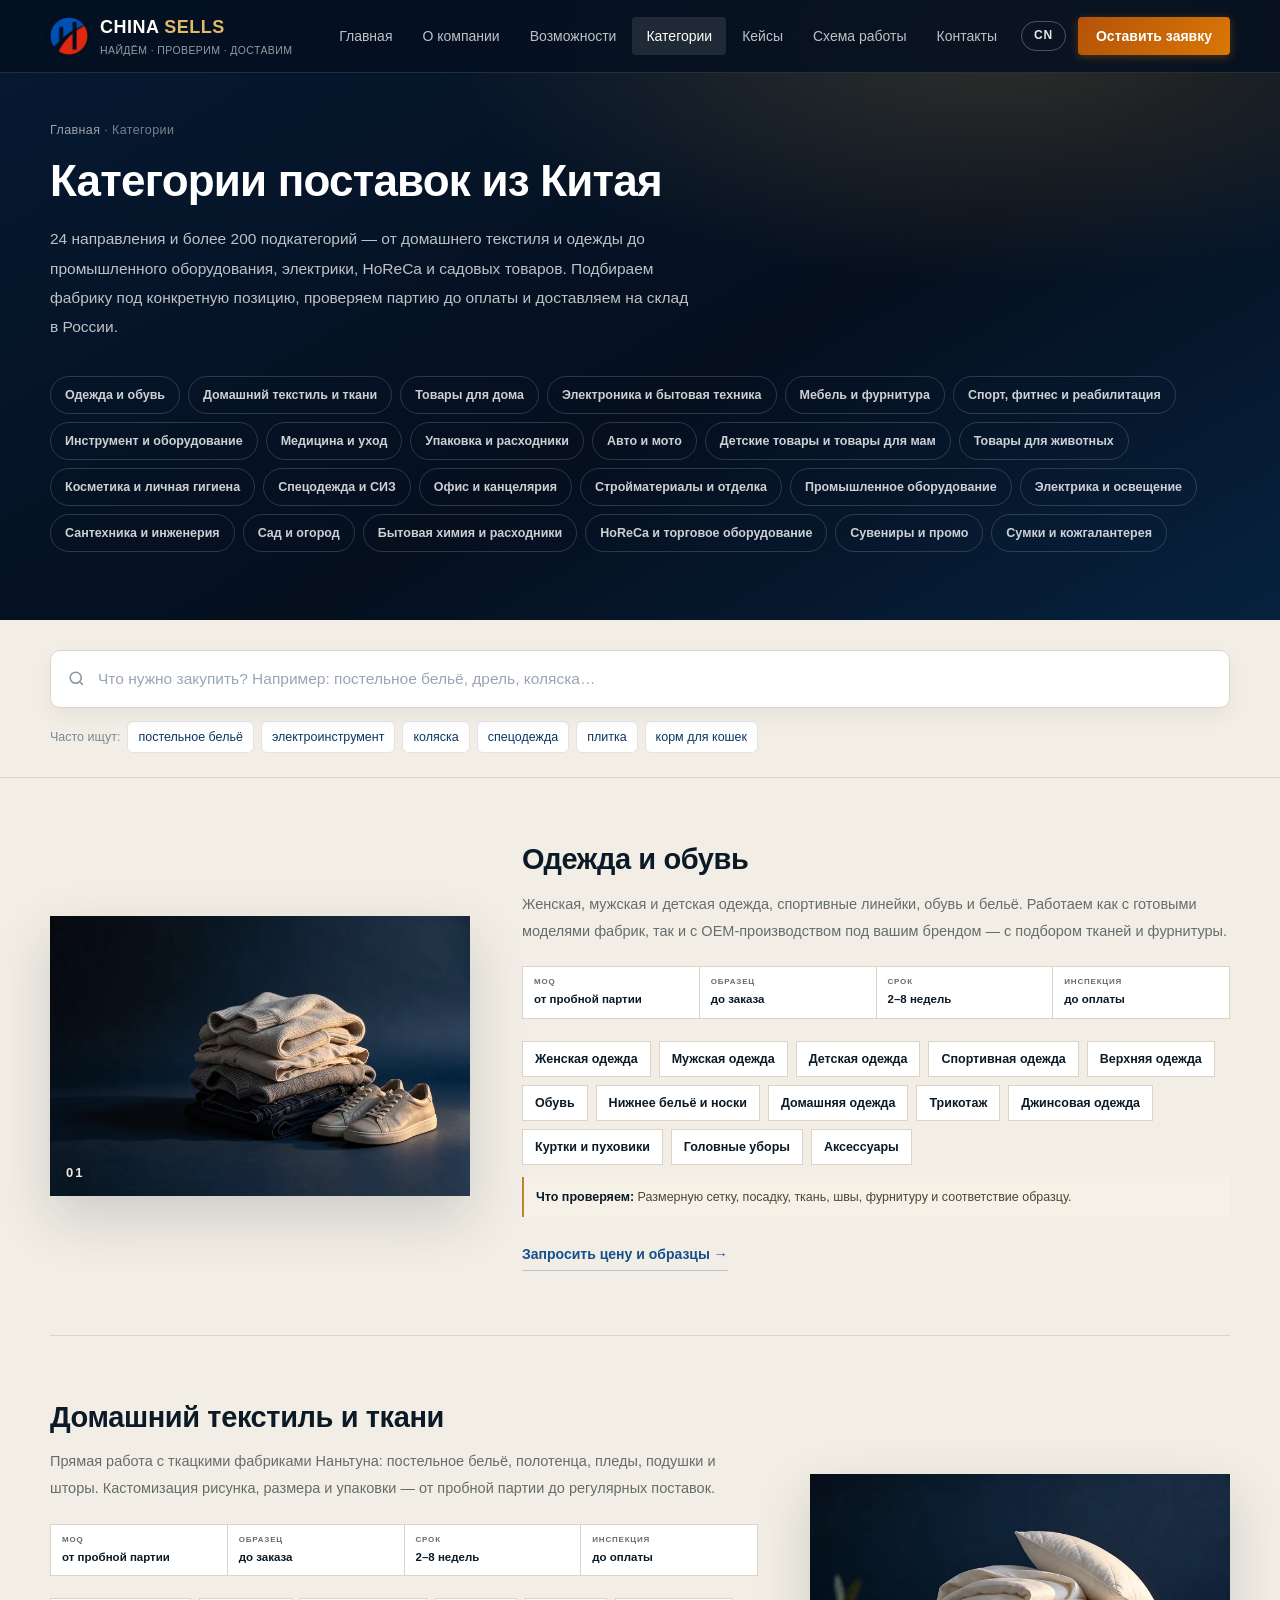
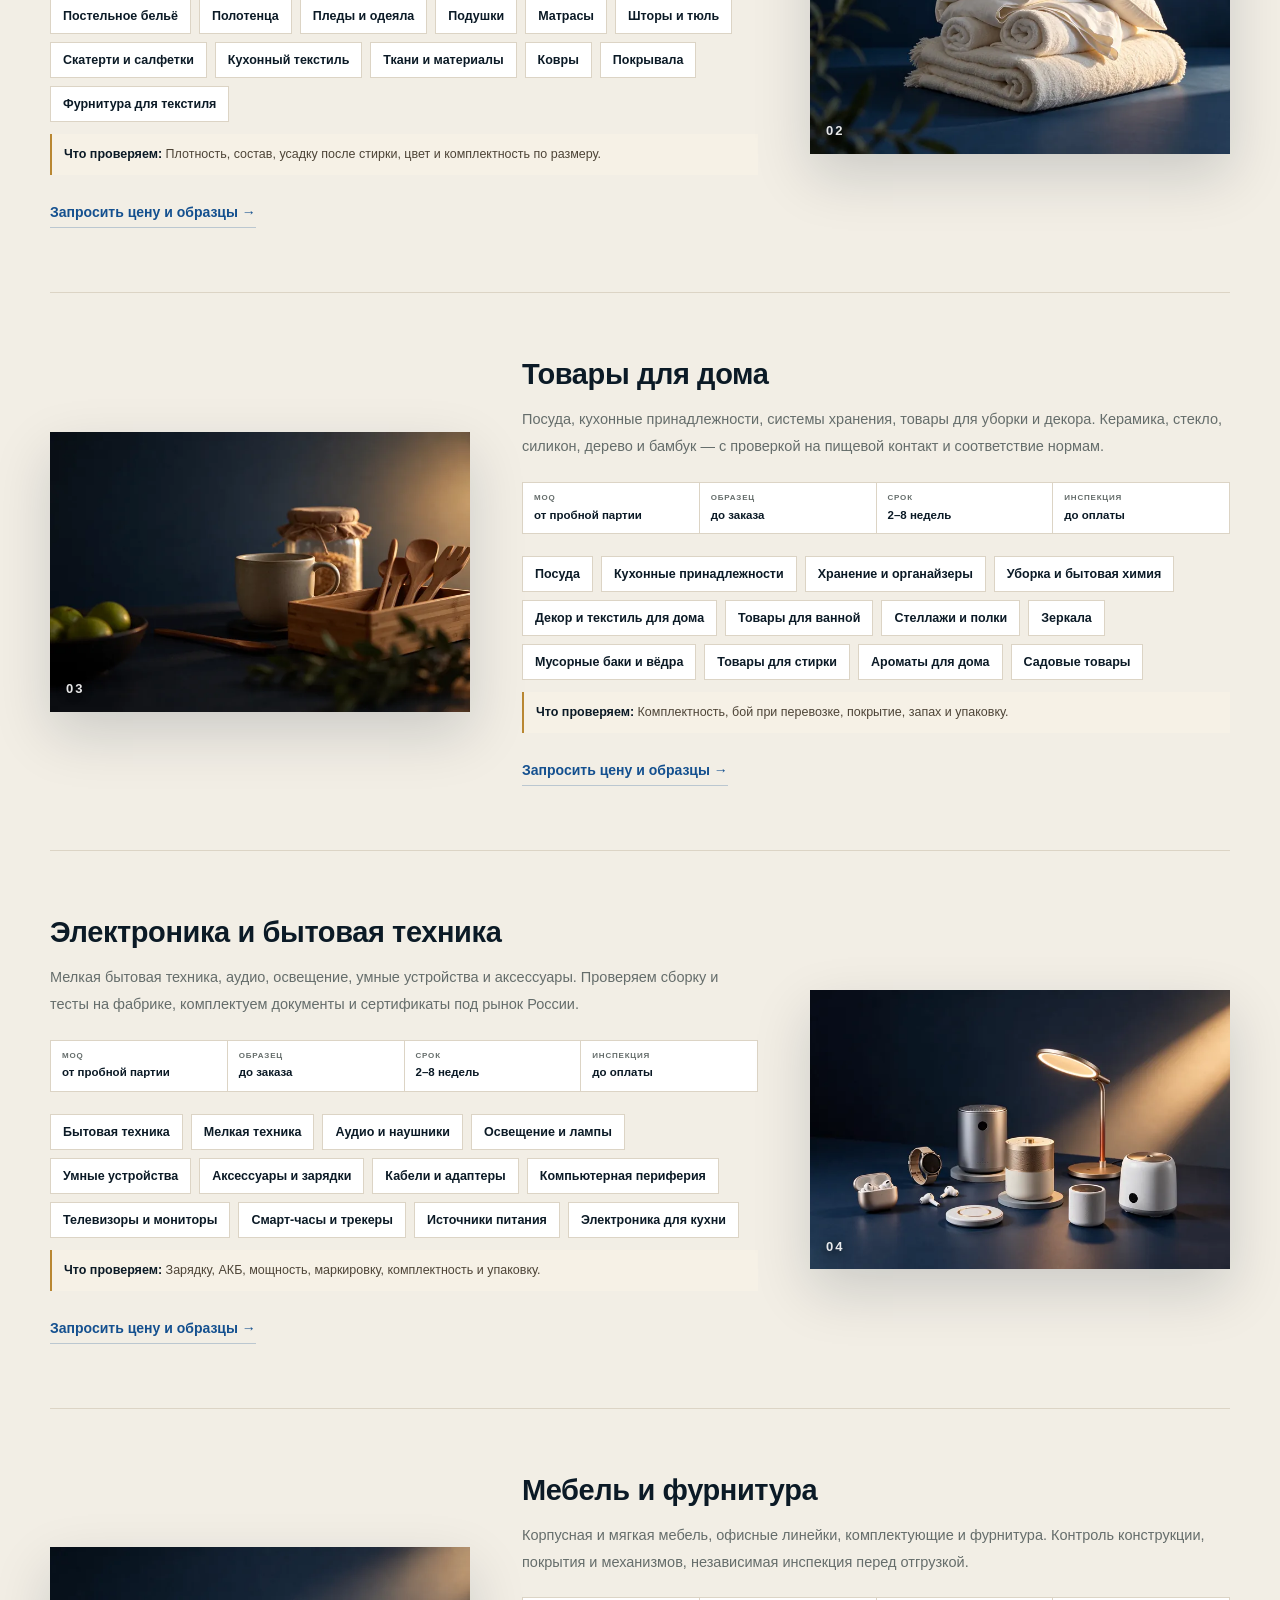
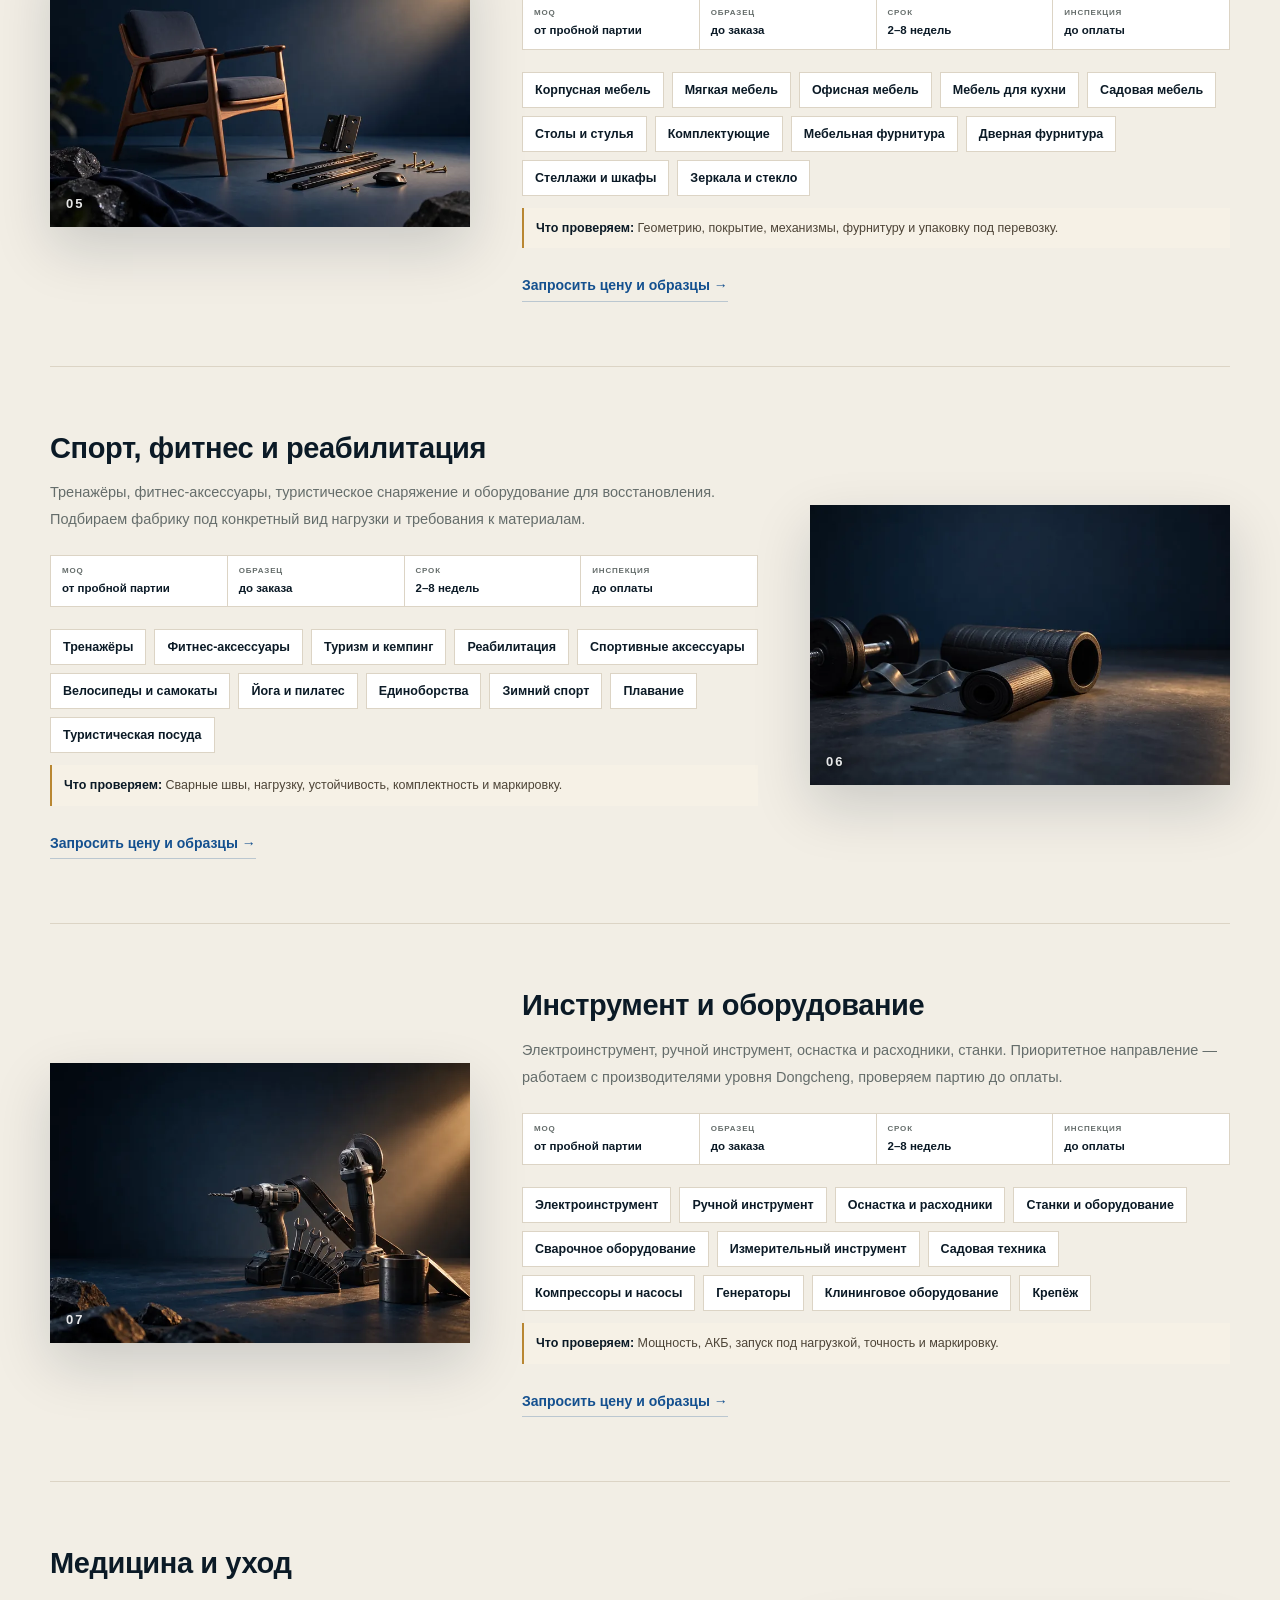
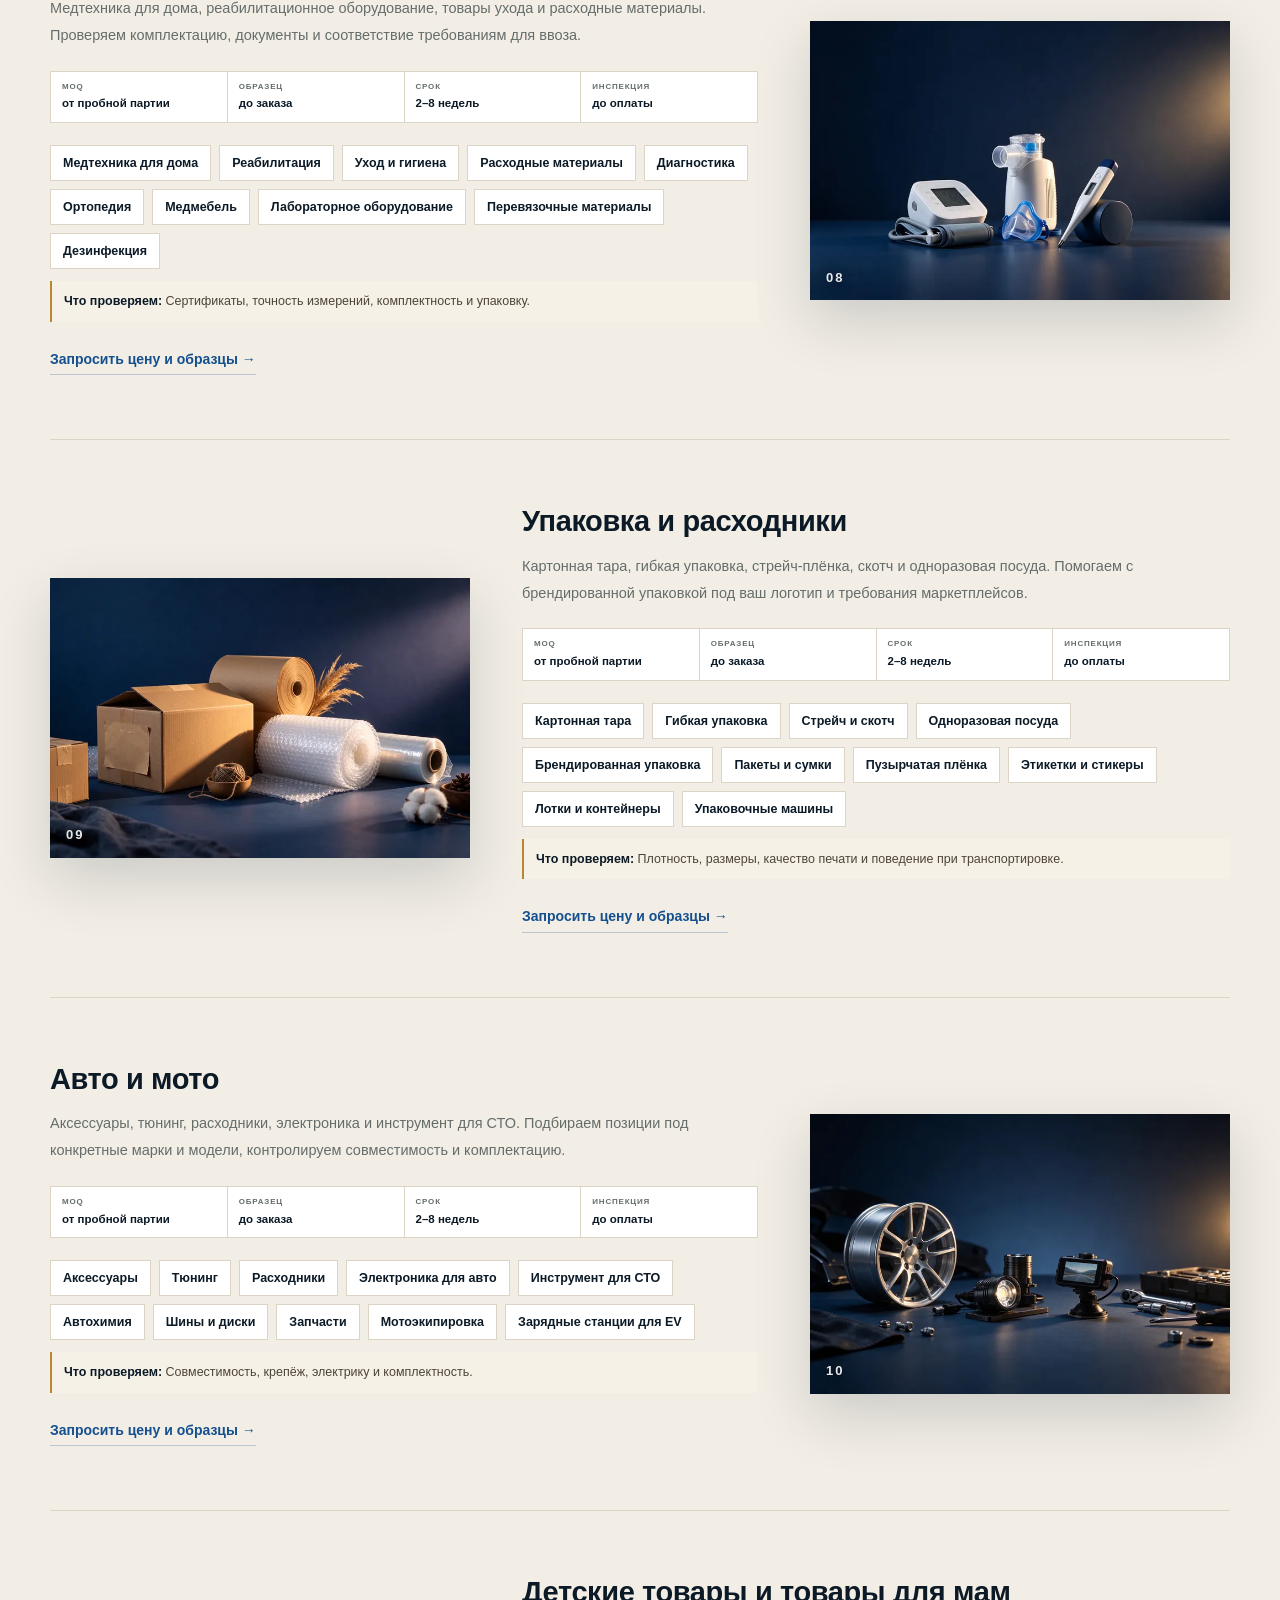
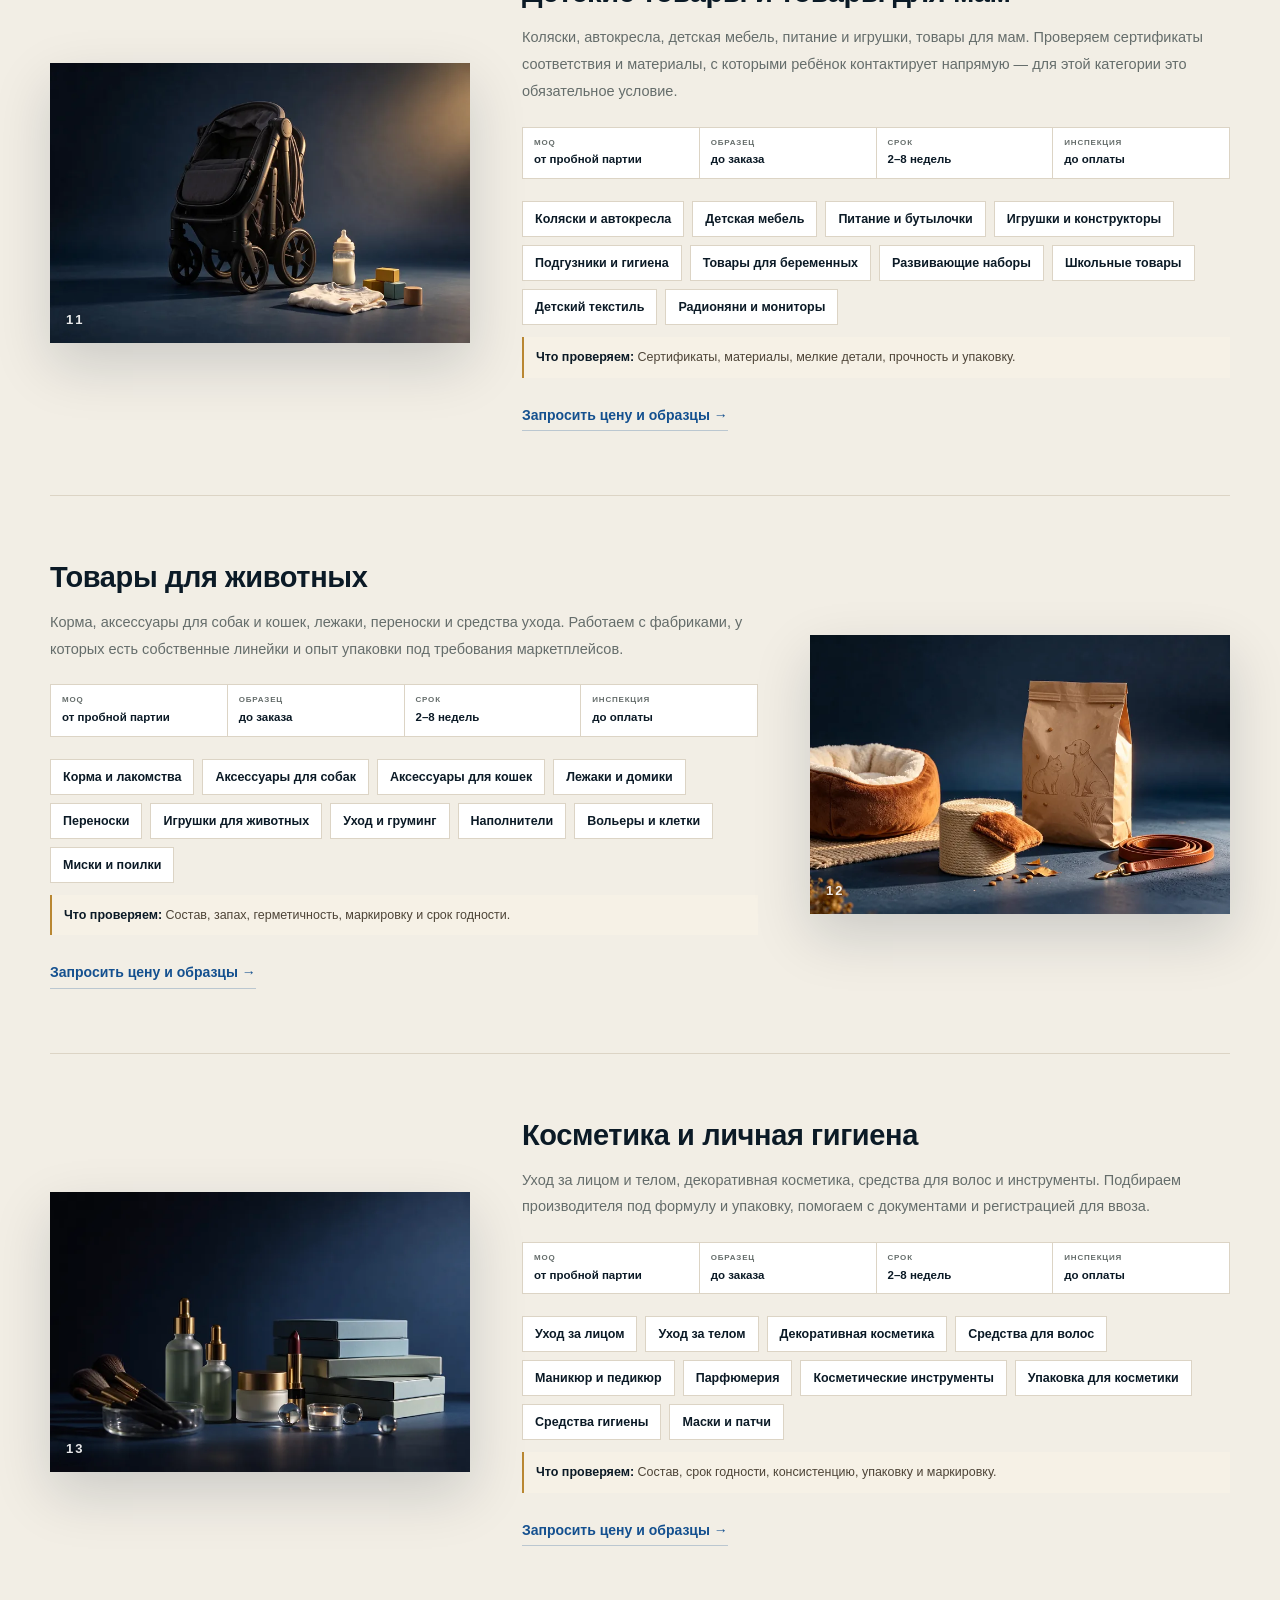
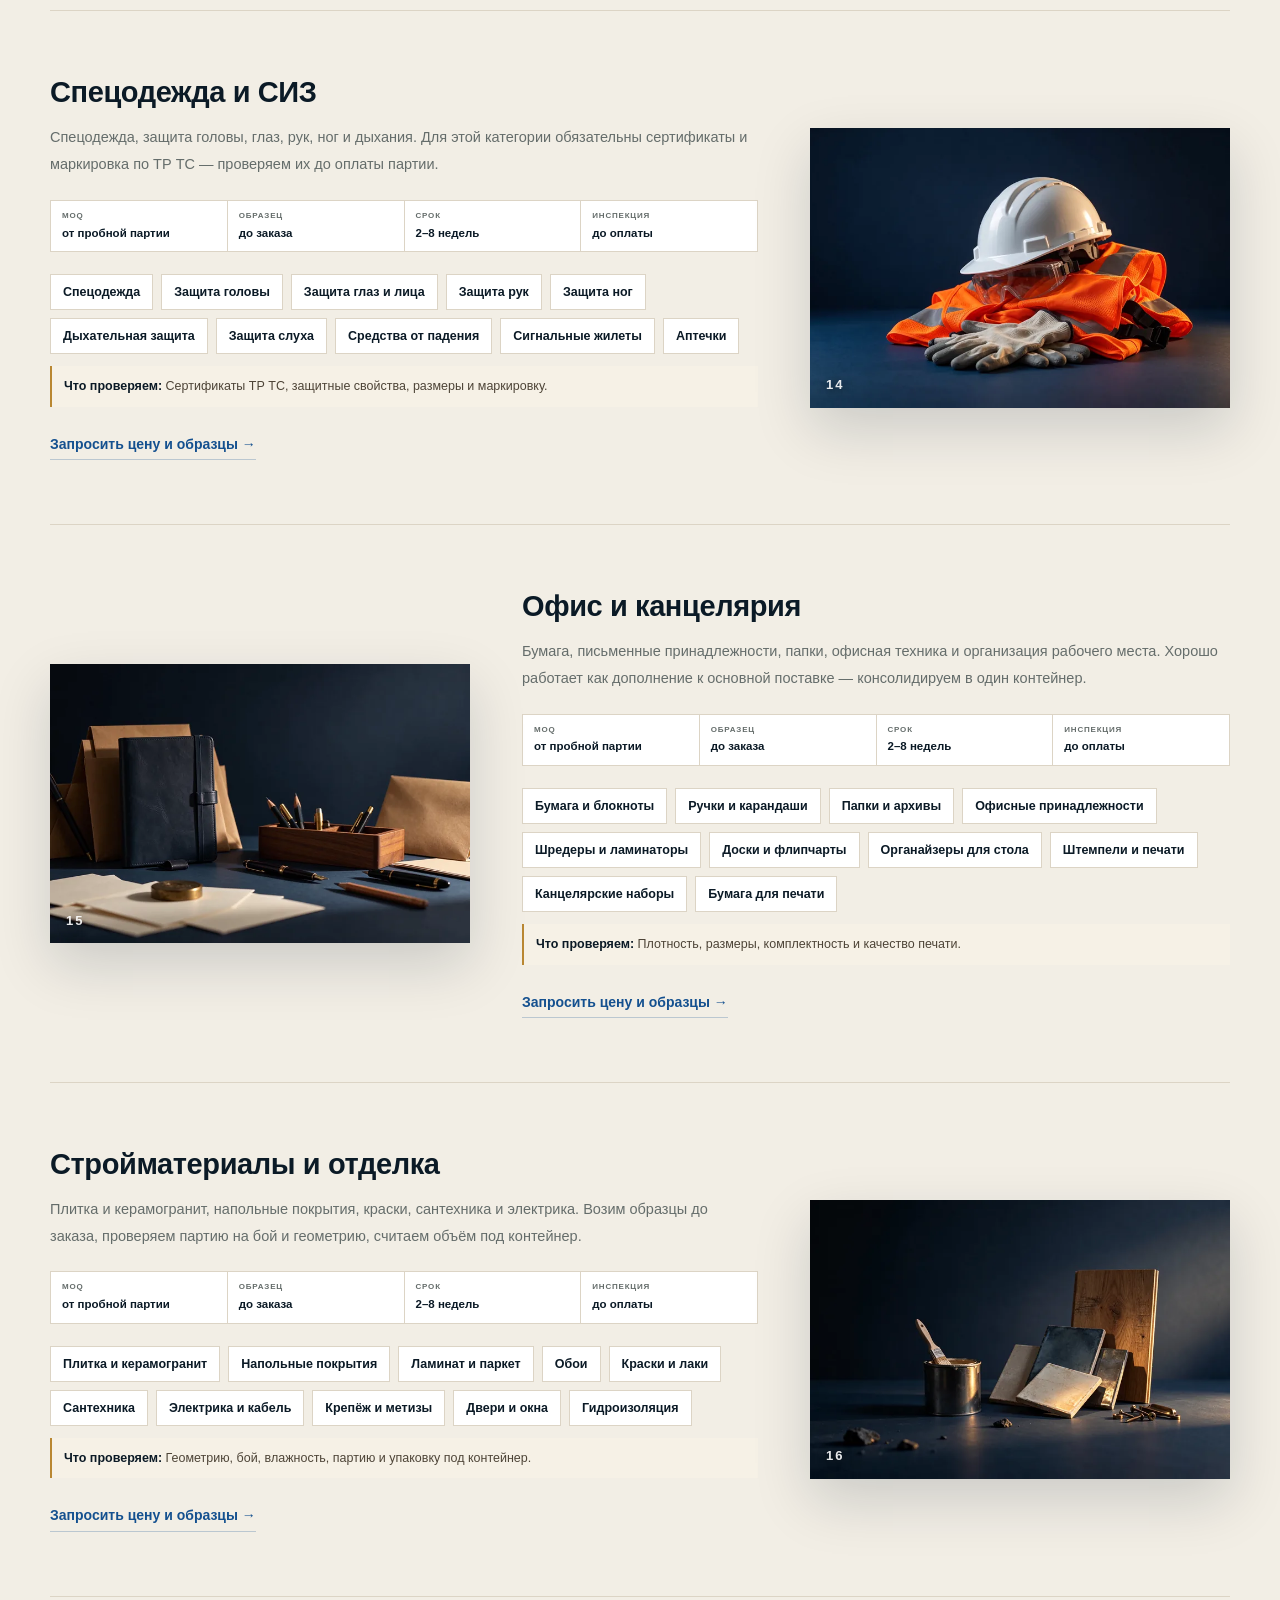
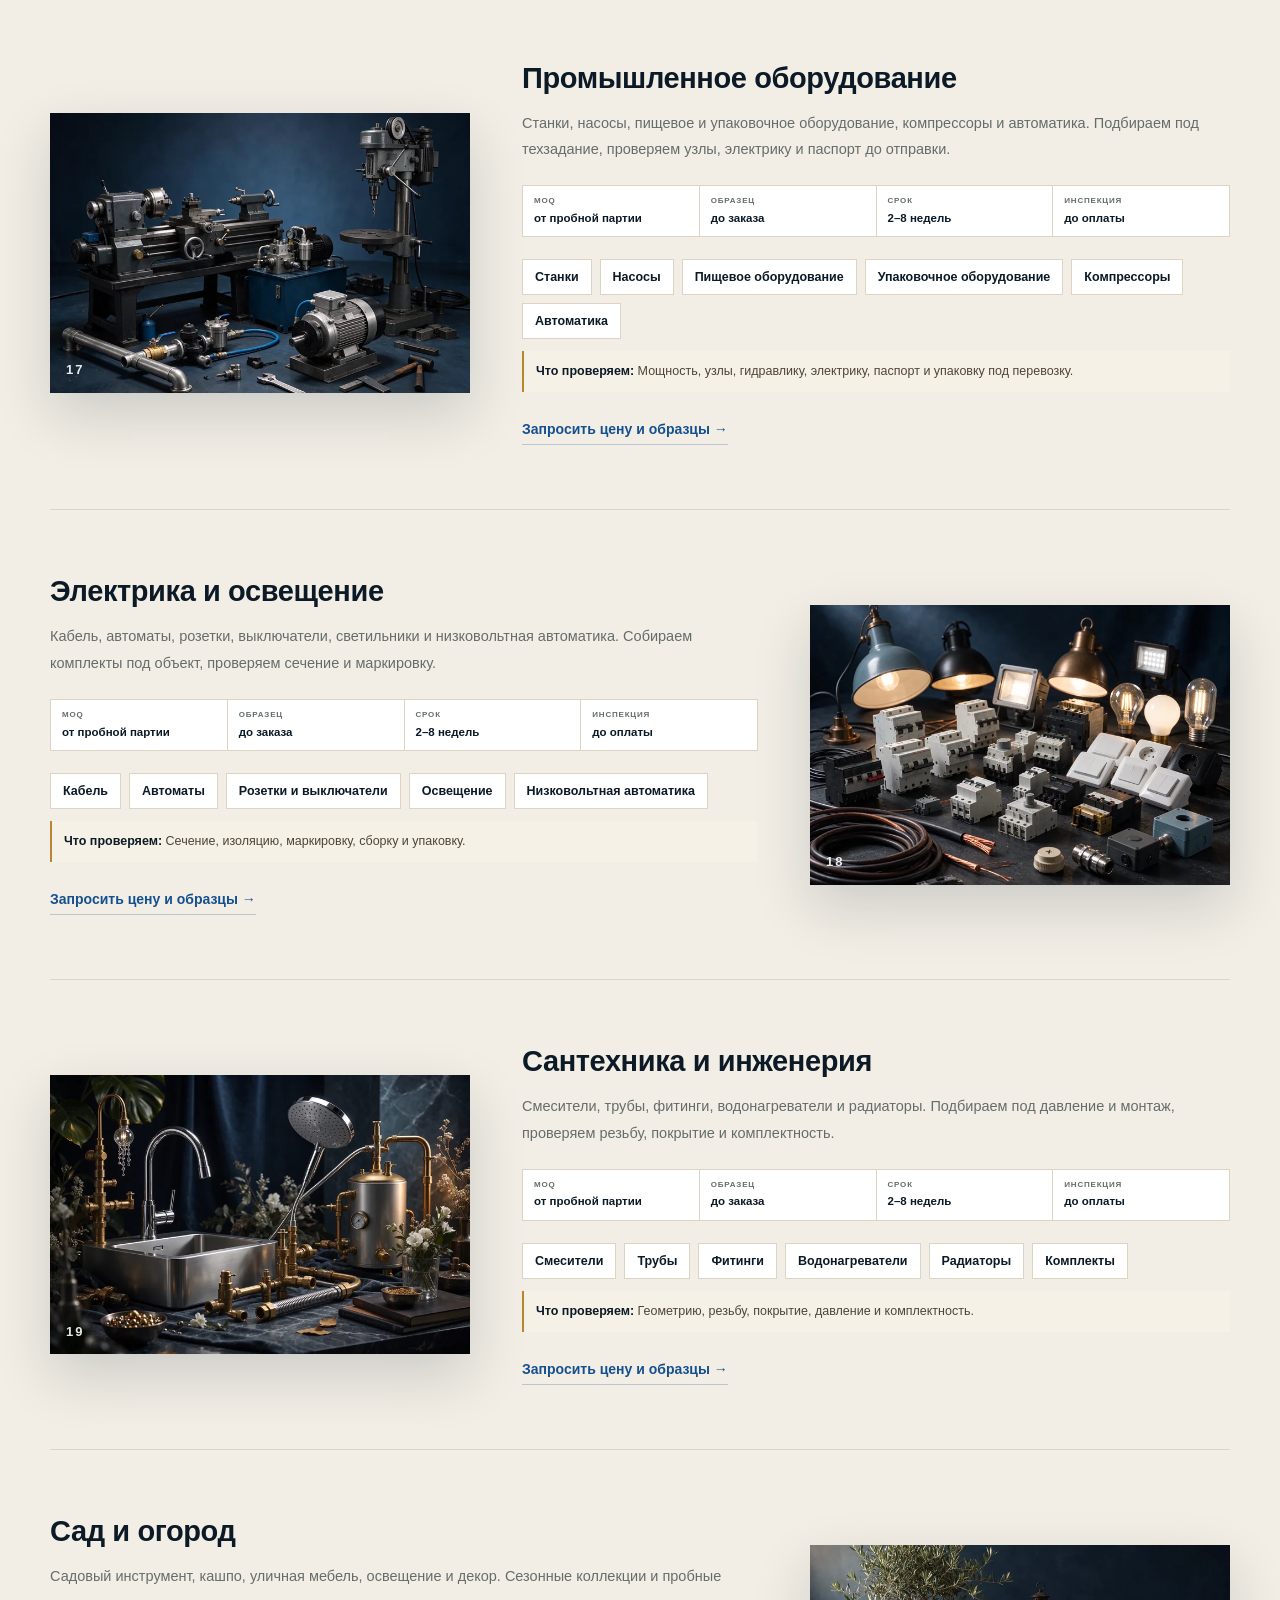
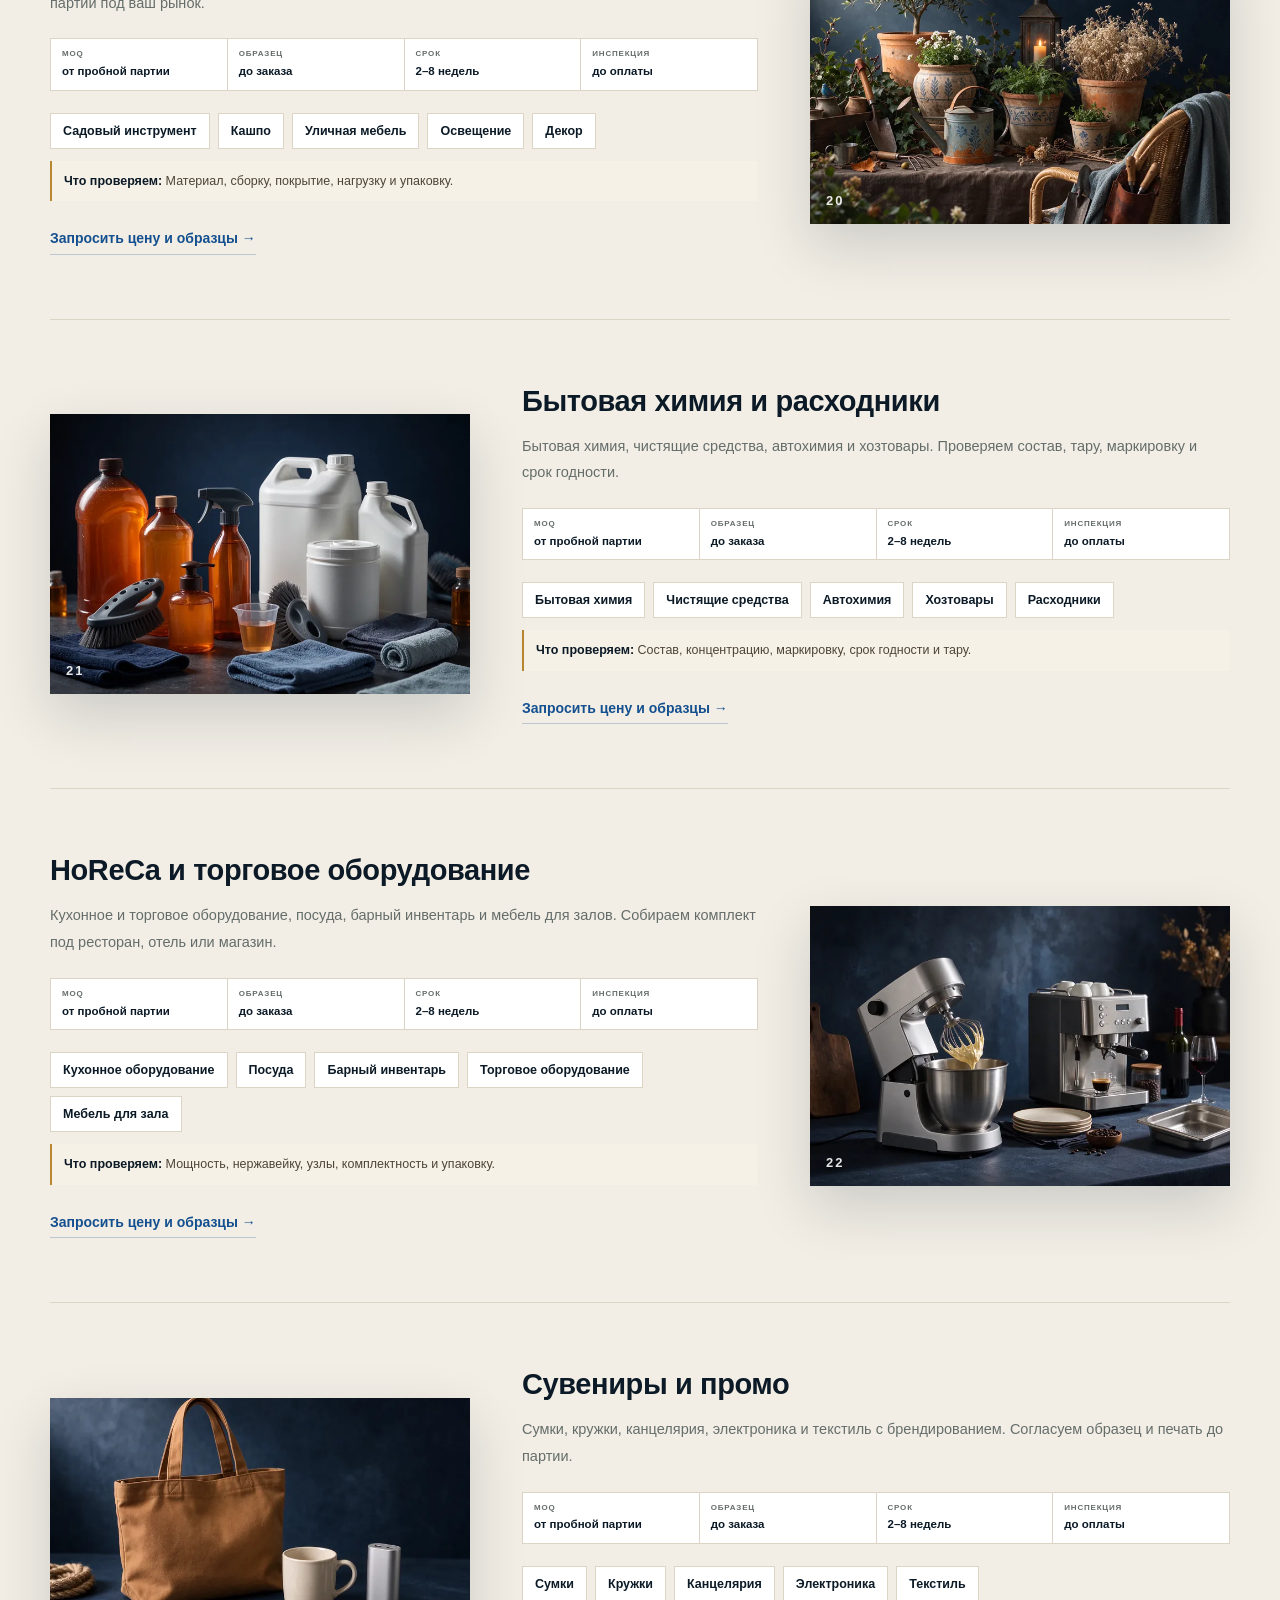
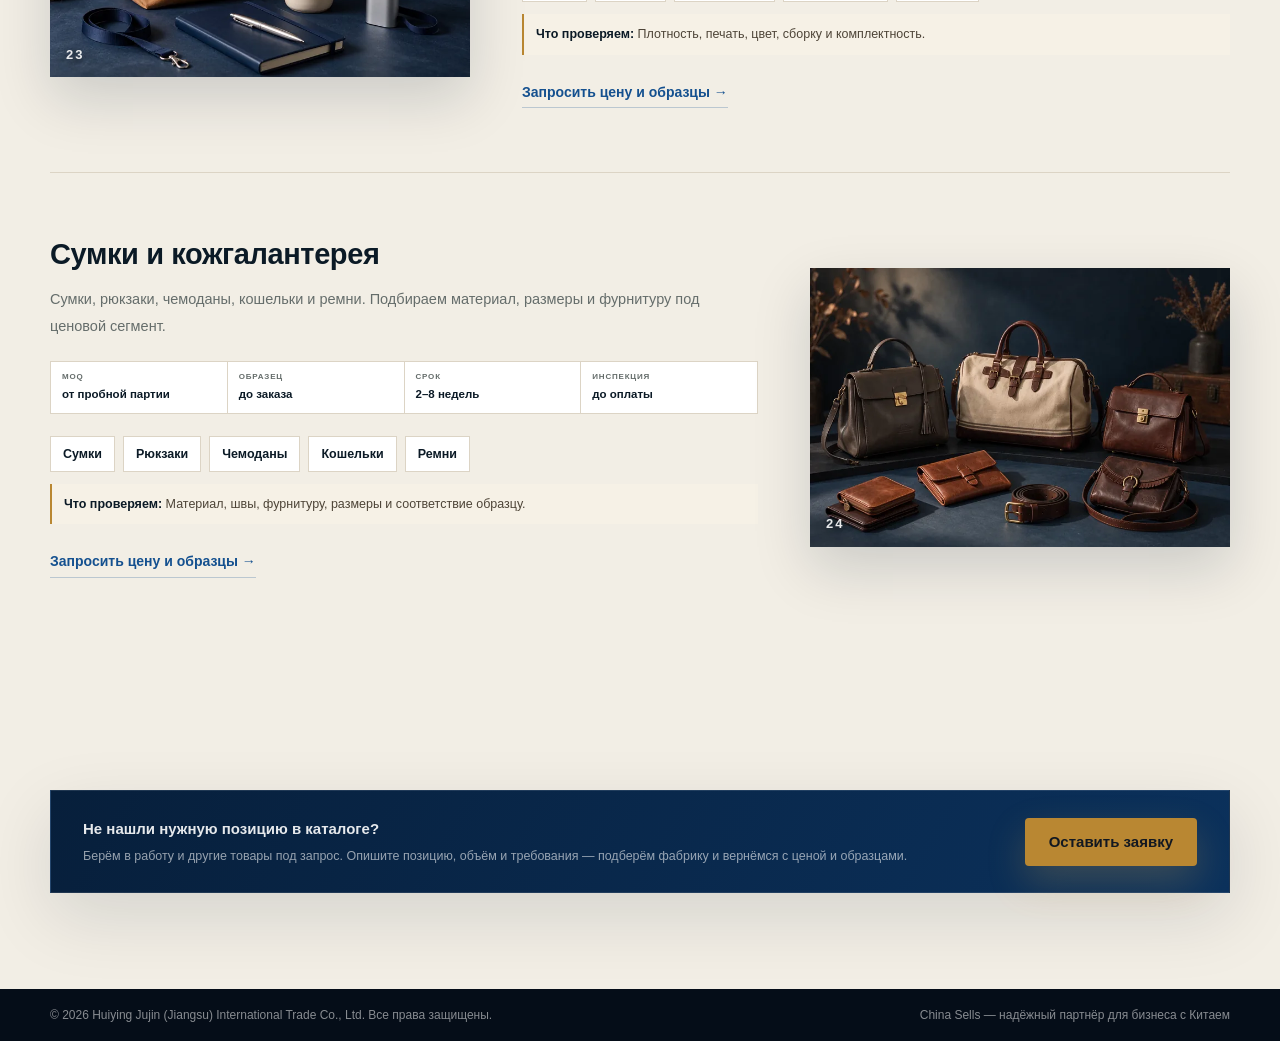
<file: categories.html>
<!DOCTYPE html>
<html lang="ru">
<head>
  <meta charset="UTF-8">
  <meta name="viewport" content="width=device-width, initial-scale=1">
  <title>Категории поставок из Китая — каталог направлений | CHINA SELLS</title>
  <meta name="description" content="Каталог категорий закупок из Китая: 24 направления и более 200 подкатегорий — одежда, текстиль, товары для дома, электроника, мебель, инструмент, промышленное оборудование, электрика, сантехника, сад, HoReCa, упаковка, авто, детские товары, зоотовары. Подбор фабрики, инспекция и доставка в Россию.">
  <meta name="keywords" content="поставки из Китая, категории товаров, оптом из Китая, текстиль из Китая, электроинструмент из Китая, спецодежда из Китая, детские товары из Китая, каталог поставок">
  <link rel="canonical" href="https://chinasells.ru/categories.html">
  <meta property="og:type" content="website">
  <meta property="og:title" content="Категории поставок из Китая — каталог направлений | CHINA SELLS">
  <meta property="og:description" content="Двадцать четыре направления закупок из Китая с подбором фабрики, инспекцией партии и доставкой в Россию.">
  <meta property="og:url" content="https://chinasells.ru/categories.html">
  <meta property="og:image" content="https://chinasells.ru/img/cat-clothing.webp">
  <link rel="alternate" hreflang="ru" href="https://chinasells.ru/categories.html">
  <link rel="alternate" hreflang="zh-CN" href="https://www.hyjjls.cn/">
  <link rel="alternate" hreflang="x-default" href="https://chinasells.ru/categories.html">
  <link rel="icon" href="img/logo-hyjj.png">
  <link rel="preconnect" href="https://fonts.googleapis.com">
  <link rel="preconnect" href="https://fonts.gstatic.com" crossorigin>
  <style>
    :root {
      --ink: #081426;
      --navy: #071f3b;
      --navy-2: #0b315c;
      --blue: #14508f;
      --gold: #d7a84f;
      --gold-2: #f2c76d;
      --paper: #f6f8fb;
      --line: #dfe6ef;
      --muted: #66758a;
      --white: #ffffff;
      --shadow: 0 24px 70px rgba(6, 24, 45, 0.12);
    }

    * {
      box-sizing: border-box;
      margin: 0;
      padding: 0;
    }

    html {
      scroll-behavior: smooth;
      scroll-padding-top: 90px;
    }

    body {
      min-width: 320px;
      color: var(--ink);
      background: var(--paper);
      font-family: -apple-system, BlinkMacSystemFont, "Segoe UI", Roboto, "Helvetica Neue", Arial, sans-serif;
      line-height: 1.6;
      -webkit-font-smoothing: antialiased;
    }

    a {
      color: inherit;
      text-decoration: none;
    }

    .site-header {
      position: fixed;
      top: 0;
      left: 0;
      right: 0;
      z-index: 20;
      border-bottom: 1px solid rgba(255, 255, 255, 0.12);
      background: rgba(5, 17, 32, 0.88);
      backdrop-filter: blur(18px);
    }

    .nav {
      width: min(1180px, calc(100% - 40px));
      height: 72px;
      margin: 0 auto;
      display: flex;
      align-items: center;
      justify-content: space-between;
      gap: 28px;
    }

    .brand {
      display: inline-flex;
      align-items: center;
      gap: 12px;
      color: var(--white);
      font-weight: 700;
      letter-spacing: 0;
      white-space: nowrap;
    }

    .brand-mark {
      width: 38px;
      height: 38px;
      flex: 0 0 auto;
      display: block;
    }

    .brand strong {
      display: block;
      font-size: 18px;
      letter-spacing: 0.5px;
    }

    .brand strong em {
      font-style: normal;
      color: var(--gold-2);
    }

    .brand small {
      display: block;
      color: rgba(255, 255, 255, 0.58);
      font-size: 10.5px;
      font-weight: 500;
      letter-spacing: 0.4px;
      text-transform: uppercase;
    }

    .nav-links {
      display: flex;
      align-items: center;
      gap: 2px;
      list-style: none;
    }

    .nav-links a {
      display: inline-flex;
      align-items: center;
      min-height: 38px;
      padding: 0 14px;
      border-radius: 4px;
      color: rgba(255, 255, 255, 0.74);
      font-size: 14px;
      transition: color 0.2s ease, background 0.2s ease;
      white-space: nowrap;
    }

    .nav-links a:hover,
    .nav-links a.active {
      color: var(--white);
      background: rgba(255, 255, 255, 0.1);
    }

    .nav-links a.nav-cta {
      margin-left: 10px;
      padding: 0 18px;
      color: #fff;
      font-weight: 600;
      border-radius: 4px;
      background: linear-gradient(120deg, #B45309 0%, #D97706 100%);
      box-shadow: 0 2px 10px rgba(217, 119, 6, 0.35);
      transition: transform 0.2s ease, box-shadow 0.2s ease, filter 0.2s ease;
    }

    .nav-links a.nav-cta:hover,
    .nav-links a.nav-cta.active {
      color: #fff;
      background: linear-gradient(120deg, #B45309 0%, #D97706 100%);
      filter: brightness(1.08);
      box-shadow: 0 4px 14px rgba(217, 119, 6, 0.45);
      transform: translateY(-1px);
    }

    .nav-toggle {
      display: none;
      align-items: center;
      justify-content: center;
      width: 44px;
      height: 44px;
      border: 1px solid rgba(255, 255, 255, 0.18);
      border-radius: 6px;
      background: rgba(255, 255, 255, 0.06);
      color: var(--gold-2);
      cursor: pointer;
    }

    .nav-toggle .icon-close {
      display: none;
    }

    .nav-toggle.open .icon-menu {
      display: none;
    }

    .nav-toggle.open .icon-close {
      display: block;
    }

    .hero {
      min-height: 760px;
      padding: 148px 0 104px;
      color: var(--white);
      background:
        linear-gradient(90deg, rgba(5, 15, 30, 0.96) 0%, rgba(7, 31, 59, 0.84) 40%, rgba(7, 31, 59, 0.24) 70%, rgba(7, 31, 59, 0.1) 100%),
        linear-gradient(180deg, rgba(5, 15, 30, 0.18), rgba(5, 15, 30, 0.72)),
        url("img/ru-hero.webp") right bottom / cover no-repeat;
      position: relative;
      overflow: hidden;
    }

    .hero::after {
      content: "";
      position: absolute;
      left: 0;
      right: 0;
      bottom: 0;
      height: 72px;
      background: linear-gradient(180deg, rgba(246, 248, 251, 0), var(--paper));
      pointer-events: none;
    }

    .container {
      width: min(1180px, calc(100% - 40px));
      margin: 0 auto;
      position: relative;
      z-index: 1;
    }

    .hero-content {
      width: min(720px, 100%);
    }

    .eyebrow {
      display: inline-flex;
      align-items: center;
      gap: 10px;
      margin-bottom: 26px;
      color: var(--gold-2);
      font-size: 13.5px;
      font-weight: 700;
      letter-spacing: 0.6px;
      text-transform: uppercase;
    }

    .eyebrow::before {
      content: "";
      width: 42px;
      height: 1px;
      background: var(--gold-2);
      flex: 0 0 auto;
    }

    .hero h1 {
      max-width: 700px;
      font-size: 56px;
      line-height: 1.1;
      font-weight: 800;
      letter-spacing: -0.5px;
    }

    .hero h1 span {
      color: var(--gold-2);
    }

    .hero-lead {
      max-width: 620px;
      margin-top: 24px;
      color: rgba(255, 255, 255, 0.78);
      font-size: 18px;
      line-height: 1.85;
    }

    .hero-actions {
      display: flex;
      flex-wrap: wrap;
      align-items: center;
      gap: 14px;
      margin-top: 40px;
    }

    .btn {
      display: inline-flex;
      align-items: center;
      justify-content: center;
      min-height: 48px;
      padding: 0 24px;
      border-radius: 4px;
      font-size: 15px;
      font-weight: 700;
      transition: transform 0.2s ease, background 0.2s ease, border-color 0.2s ease;
    }

    .btn:hover {
      transform: translateY(-1px);
    }

    .btn-primary {
      background: var(--gold);
      color: #121821;
      box-shadow: 0 16px 38px rgba(215, 168, 79, 0.24);
    }

    .btn-secondary {
      border: 1px solid rgba(255, 255, 255, 0.32);
      color: var(--white);
      background: rgba(255, 255, 255, 0.06);
    }

    .hero-proof {
      display: grid;
      grid-template-columns: repeat(3, 1fr);
      gap: 1px;
      width: min(780px, 100%);
      margin-top: 72px;
      background: rgba(255, 255, 255, 0.16);
      border: 1px solid rgba(255, 255, 255, 0.16);
    }

    .proof-item {
      display: flex;
      flex-direction: column;
      padding: 26px 24px;
      background: rgba(6, 22, 42, 0.74);
    }

    .proof-number {
      display: block;
      color: var(--gold-2);
      font-size: 30px;
      line-height: 1.12;
      font-weight: 800;
      letter-spacing: -0.3px;
    }

    .proof-label {
      margin-top: auto;
      padding-top: 16px;
      display: block;
      color: rgba(255, 255, 255, 0.68);
      font-size: 13px;
      line-height: 1.5;
    }

    .section {
      padding: 96px 0;
      background: var(--paper);
    }

    .section-white {
      background: var(--white);
    }

    .section-dark {
      color: var(--white);
      background:
        linear-gradient(135deg, rgba(7, 31, 59, 0.97), rgba(8, 20, 38, 0.98)),
        url("img/ru-hero.webp") center bottom / cover no-repeat;
    }

    .section-head {
      display: grid;
      grid-template-columns: minmax(0, 0.95fr) minmax(280px, 0.65fr);
      align-items: end;
      gap: 48px;
      margin-bottom: 44px;
    }

    .section-kicker {
      color: var(--gold);
      font-size: 12.5px;
      font-weight: 800;
      letter-spacing: 0.8px;
      text-transform: uppercase;
    }

    .section-title {
      margin-top: 10px;
      color: var(--ink);
      font-size: 35px;
      line-height: 1.2;
      font-weight: 800;
      letter-spacing: -0.4px;
    }

    .section-dark .section-title,
    .section-dark .section-copy {
      color: var(--white);
    }

    .section-copy {
      color: var(--muted);
      font-size: 15.5px;
      line-height: 1.9;
    }

    .capability-grid {
      display: grid;
      grid-template-columns: repeat(4, 1fr);
      border-top: 1px solid var(--line);
      border-left: 1px solid var(--line);
      background: var(--white);
      box-shadow: var(--shadow);
    }

    .capability-card {
      min-height: 264px;
      padding: 32px 28px;
      border-right: 1px solid var(--line);
      border-bottom: 1px solid var(--line);
      background: var(--white);
    }

    .capability-icon {
      width: 44px;
      height: 44px;
      margin-bottom: 32px;
      color: var(--gold);
    }

    .capability-icon svg,
    .icon svg {
      width: 100%;
      height: 100%;
    }

    .capability-card h3 {
      color: var(--ink);
      font-size: 18.5px;
      margin-bottom: 14px;
    }

    .capability-card p {
      color: var(--muted);
      font-size: 13.5px;
      line-height: 1.85;
    }

    .process-layout {
      display: grid;
      grid-template-columns: minmax(280px, 0.75fr) minmax(0, 1fr);
      gap: 56px;
      align-items: start;
    }

    .supplier-panel {
      padding: 34px;
      background: rgba(255, 255, 255, 0.06);
      border: 1px solid rgba(255, 255, 255, 0.13);
    }

    .supplier-panel h3 {
      color: var(--gold-2);
      font-size: 21px;
      margin-bottom: 22px;
    }

    .supplier-row {
      padding: 20px 0;
      border-top: 1px solid rgba(255, 255, 255, 0.12);
    }

    .supplier-row strong {
      display: block;
      color: var(--white);
      font-size: 16px;
      margin-bottom: 6px;
    }

    .supplier-row span {
      color: rgba(255, 255, 255, 0.68);
      font-size: 13.5px;
      line-height: 1.8;
    }

    .process-list {
      display: grid;
      gap: 1px;
      background: rgba(255, 255, 255, 0.13);
      border: 1px solid rgba(255, 255, 255, 0.13);
    }

    .process-step {
      display: grid;
      grid-template-columns: 76px 1fr;
      min-height: 104px;
      background: rgba(5, 17, 32, 0.62);
    }

    .process-num {
      display: flex;
      align-items: center;
      justify-content: center;
      border-right: 1px solid rgba(255, 255, 255, 0.13);
      color: var(--gold-2);
      font-size: 21px;
      font-weight: 800;
    }

    .process-text {
      padding: 24px 28px;
      color: rgba(255, 255, 255, 0.82);
      font-size: 15px;
      line-height: 1.7;
    }

    .contact-band {
      display: grid;
      grid-template-columns: minmax(0, 1fr) 360px;
      gap: 46px;
      align-items: stretch;
      padding: 54px;
      background: var(--navy);
      color: var(--white);
      box-shadow: var(--shadow);
    }

    .contact-band .section-kicker {
      color: var(--gold-2);
    }

    .contact-band h2 {
      margin-top: 10px;
      font-size: 32px;
      line-height: 1.22;
      margin-bottom: 18px;
    }

    .contact-band p {
      max-width: 620px;
      color: rgba(255, 255, 255, 0.68);
      font-size: 15.5px;
      line-height: 1.9;
    }

    .contact-list {
      display: grid;
      gap: 1px;
      background: rgba(255, 255, 255, 0.14);
      border: 1px solid rgba(255, 255, 255, 0.14);
      align-content: start;
    }

    .contact-item {
      padding: 18px 20px;
      background: rgba(255, 255, 255, 0.06);
    }

    .contact-label {
      display: block;
      color: var(--gold-2);
      font-size: 11.5px;
      font-weight: 800;
      letter-spacing: 0.8px;
      margin-bottom: 5px;
      text-transform: uppercase;
    }

    .contact-value {
      display: block;
      color: rgba(255, 255, 255, 0.9);
      font-size: 14px;
      line-height: 1.65;
      word-break: break-word;
    }

    .contact-value a:hover {
      color: var(--gold-2);
    }

    .about-home {
      display: grid;
      grid-template-columns: minmax(0, 1.15fr) minmax(300px, 0.85fr);
      gap: 56px;
      align-items: start;
    }

    .about-home-text .section-title {
      margin-bottom: 22px;
    }

    .about-home-text p {
      margin-bottom: 16px;
    }

    .text-link {
      display: inline-flex;
      align-items: center;
      gap: 8px;
      margin-top: 12px;
      color: var(--gold);
      font-size: 14.5px;
      font-weight: 700;
    }

    .text-link::after {
      content: "→";
    }

    .about-metrics {
      display: grid;
      grid-template-columns: 1fr 1fr;
      gap: 1px;
      background: var(--line);
      border: 1px solid var(--line);
      box-shadow: var(--shadow);
    }

    .about-metric {
      padding: 26px 24px;
      background: var(--white);
    }

    .about-metric strong {
      display: block;
      color: var(--gold);
      font-size: 27px;
      font-weight: 800;
      line-height: 1.05;
    }

    .about-metric span {
      display: block;
      margin-top: 10px;
      color: var(--muted);
      font-size: 12.5px;
      line-height: 1.6;
    }

    .cases-home-grid {
      display: grid;
      grid-template-columns: repeat(5, 1fr);
      gap: 18px;
    }

    .case-mini {
      display: flex;
      flex-direction: column;
      overflow: hidden;
      background: var(--white);
      border: 1px solid var(--line);
      box-shadow: 0 14px 40px rgba(6, 24, 45, 0.08);
    }

    .case-mini img {
      display: block;
      width: 100%;
      height: 128px;
      object-fit: cover;
    }

    .case-mini-body {
      display: flex;
      flex: 1;
      flex-direction: column;
      padding: 18px 16px 20px;
    }

    .case-mini h3 {
      margin-bottom: 6px;
      color: var(--ink);
      font-size: 15.5px;
    }

    .case-mini-tag {
      margin-bottom: 10px;
      color: var(--gold);
      font-size: 12px;
      font-weight: 700;
    }

    .case-mini p {
      color: var(--muted);
      font-size: 12.5px;
      line-height: 1.75;
    }

    .cases-more {
      margin-top: 40px;
      text-align: center;
    }

    .offer-grid {
      display: grid;
      grid-template-columns: repeat(3, 1fr);
      border-top: 1px solid var(--line);
      border-left: 1px solid var(--line);
      background: var(--white);
      box-shadow: var(--shadow);
    }

    .offer-card {
      padding: 26px 26px 28px;
      border-right: 1px solid var(--line);
      border-bottom: 1px solid var(--line);
      background: var(--white);
    }

    .offer-icon {
      width: 38px;
      height: 38px;
      margin-bottom: 18px;
      color: var(--gold);
    }

    .offer-icon svg {
      width: 100%;
      height: 100%;
    }

    .offer-card h3 {
      margin-bottom: 8px;
      color: var(--ink);
      font-size: 16.5px;
    }

    .offer-card p {
      color: var(--muted);
      font-size: 13px;
      line-height: 1.75;
    }

    .offer-card-wide {
      grid-column: 1 / -1;
      display: flex;
      align-items: center;
      gap: 22px;
      padding: 24px 28px;
      border-right: 1px solid var(--line);
      border-bottom: 1px solid var(--line);
      background: var(--white);
    }

    .offer-card-wide .offer-icon {
      flex-shrink: 0;
      margin-bottom: 0;
    }

    .offer-card-wide h3 {
      margin-bottom: 6px;
    }

    .offer-card-wide p {
      margin: 0;
      color: var(--muted);
      font-size: 13px;
      line-height: 1.75;
    }

    .footer {
      padding: 16px 0;
      background: #050d18;
      color: rgba(255, 255, 255, 0.52);
      font-size: 12px;
      line-height: 1.7;
    }

    .footer-inner {
      width: min(1180px, calc(100% - 40px));
      margin: 0 auto;
      display: flex;
      justify-content: space-between;
      gap: 20px;
      flex-wrap: wrap;
    }

    @media (max-width:1180px){
  .nav{width:min(100% - 28px,1180px);height:64px;padding:0;}
  .nav-toggle{display:inline-flex;}
  .nav-links{position:absolute;top:100%;left:0;right:0;flex-direction:column;align-items:stretch;gap:2px;
    padding:12px 16px 20px;background:#051120;border-bottom:1px solid rgba(255,255,255,.12);
    box-shadow:0 24px 50px rgba(3,10,20,.5);opacity:0;transform:translateY(-10px);pointer-events:none;
    transition:opacity .22s ease,transform .22s ease;}
  .nav-links.open{opacity:1;transform:translateY(0);pointer-events:auto;}
  .nav-links a{width:100%;min-height:44px;padding:0 14px;font-size:14.5px;}
  .nav-links a.nav-cta{margin:6px 0 0;justify-content:center;min-height:46px;}
}

@media (max-width: 900px) {
      html { scroll-padding-top: 84px; }
      .nav {
        width: min(100% - 28px, 1180px);
        height: 64px;
        padding: 0;
      }

      .nav-toggle {
        display: inline-flex;
      }

      .nav-links {
        position: absolute;
        top: 100%;
        left: 0;
        right: 0;
        flex-direction: column;
        align-items: stretch;
        gap: 2px;
        padding: 12px 16px 20px;
        background: #051120;
        border-bottom: 1px solid rgba(255, 255, 255, 0.12);
        box-shadow: 0 24px 50px rgba(3, 10, 20, 0.5);
        opacity: 0;
        transform: translateY(-10px);
        pointer-events: none;
        transition: opacity 0.22s ease, transform 0.22s ease;
      }

      .nav-links.open {
        opacity: 1;
        transform: translateY(0);
        pointer-events: auto;
      }

      .nav-links a {
        width: 100%;
        min-height: 46px;
        padding: 0 14px;
        font-size: 15px;
      }

      .nav-links a.nav-cta {
        margin: 6px 0 0;
        justify-content: center;
        min-height: 48px;
      }

      .hero {
        min-height: auto;
        padding: 104px 0 56px;
        background:
          linear-gradient(180deg, rgba(5, 15, 30, 0.96) 0%, rgba(7, 31, 59, 0.84) 56%, rgba(7, 31, 59, 0.62) 100%),
          url("img/ru-hero.webp") 68% bottom / cover no-repeat;
      }

      .container {
        width: min(100% - 28px, 1180px);
      }

      .hero h1 {
        font-size: 40px;
        letter-spacing: -0.3px;
      }

      .hero-lead {
        font-size: 16px;
      }

      .hero-proof,
      .capability-grid,
      .section-head,
      .about-home,
      .process-layout,
      .contact-band {
        grid-template-columns: 1fr;
      }

      .cases-home-grid {
        grid-template-columns: repeat(2, 1fr);
      }

      .offer-grid {
        grid-template-columns: repeat(2, 1fr);
      }

      .case-mini:last-child {
        grid-column: 1 / -1;
      }

      .case-mini:last-child img {
        height: 170px;
      }

      .hero-proof {
        margin-top: 46px;
      }

      .proof-label {
        margin-top: 14px;
        padding-top: 0;
      }

      .capability-grid {
        border-left: none;
        grid-template-columns: 1fr;
      }

      .capability-card {
        border-left: 1px solid var(--line);
      }

      .section {
        padding: 68px 0;
      }

      .section-title {
        font-size: 31px;
      }

      .capability-card {
        min-height: auto;
      }

      .contact-band {
        padding: 34px 24px;
      }

      .contact-band h2 {
        font-size: 28px;
      }
    }

    @media (max-width: 560px) {
      .brand strong {
        font-size: 15px;
      }

      .brand small {
        display: none;
      }

      .nav-links {
        padding: 10px 14px 18px;
      }

      .hero h1 {
        font-size: 33px;
      }

      .hero-actions {
        align-items: stretch;
        flex-direction: column;
      }

      .btn {
        width: 100%;
      }

      .hero-proof {
        grid-template-columns: 1fr;
      }

      .cases-home-grid {
        grid-template-columns: 1fr;
      }

      .offer-grid {
        grid-template-columns: 1fr;
      }

      .offer-card-wide {
        flex-direction: column;
        align-items: flex-start;
        gap: 14px;
      }

      .case-mini:last-child {
        grid-column: auto;
      }

      .case-mini:last-child img {
        height: 128px;
      }

      .proof-item {
        padding: 20px;
      }

      .proof-number {
        font-size: 26px;
      }

      .process-step {
        grid-template-columns: 58px 1fr;
      }

      .process-text {
        padding: 18px;
        font-size: 14px;
      }

      .contact-band h2 {
        font-size: 26px;
      }

      .about-metric strong {
        font-size: 22px;
      }
    }
  
    /* ==== 优化：返回顶部 ==== */
    .to-top {
      position: fixed;
      right: 24px;
      bottom: 24px;
      z-index: 60;
      width: 46px;
      height: 46px;
      border: 0;
      border-radius: 50%;
      background: var(--navy);
      color: var(--gold-2);
      font-size: 16px;
      font-weight: 800;
      cursor: pointer;
      box-shadow: 0 10px 26px rgba(6, 24, 45, 0.28);
      opacity: 0;
      visibility: hidden;
      transform: translateY(10px);
      transition: opacity .25s ease, transform .25s ease, visibility .25s;
    }

    .to-top.show {
      opacity: 1;
      visibility: visible;
      transform: none;
    }

    .to-top:hover {
      background: var(--blue);
    }

    @media (max-width: 560px) {
      .to-top {
        right: 16px;
        bottom: 16px;
        width: 42px;
        height: 42px;
      }
    }
  
    /* ==== Обновление: стили новых блоков ==== */
    .cred-grid {
      display: grid;
      grid-template-columns: repeat(auto-fit, minmax(240px, 1fr));
      gap: 18px;
      margin-top: 34px;
    }

    .cred-card {
      padding: 26px 24px 28px;
      background: var(--white);
      border: 1px solid var(--line);
      border-top: 3px solid var(--gold);
      box-shadow: 0 12px 34px rgba(6, 24, 45, 0.06);
    }

    .cred-card h3 {
      margin-bottom: 10px;
      color: var(--ink);
      font-size: 17px;
      line-height: 1.45;
    }

    .cred-card p {
      color: var(--muted);
      font-size: 13.5px;
      line-height: 1.8;
    }

    .party-note {
      margin-top: 20px;
      padding: 16px 20px;
      background: rgba(215, 168, 79, 0.08);
      border-left: 3px solid var(--gold);
      color: var(--muted);
      font-size: 13.5px;
      line-height: 1.8;
    }

    .party-note strong {
      color: var(--ink);
    }

    .social-strip {
      display: flex;
      flex-wrap: wrap;
      gap: 12px;
      margin-top: 22px;
    }

    .social-link {
      display: inline-flex;
      align-items: center;
      gap: 9px;
      padding: 11px 18px;
      border: 1px solid var(--line);
      background: var(--white);
      color: var(--ink);
      font-size: 13.5px;
      font-weight: 600;
      text-decoration: none;
      transition: border-color .2s, color .2s, transform .2s;
    }

    .social-link:hover {
      border-color: var(--gold);
      color: var(--blue);
      transform: translateY(-2px);
    }

    .social-link svg {
      width: 15px;
      height: 15px;
      color: var(--gold);
    }

    .social-note {
      margin-top: 14px;
      color: var(--muted);
      font-size: 13px;
    }

    .value-grid {
      display: grid;
      grid-template-columns: repeat(auto-fit, minmax(260px, 1fr));
      gap: 18px;
      margin-top: 36px;
    }

    .value-card {
      padding: 30px 26px;
      background: rgba(255, 255, 255, 0.06);
      border: 1px solid rgba(255, 255, 255, 0.14);
    }

    .value-card h3 {
      margin-bottom: 12px;
      color: var(--gold-2);
      font-size: 18px;
    }

    .value-card p {
      color: rgba(255, 255, 255, 0.78);
      font-size: 14px;
      line-height: 1.85;
    }

    @media (max-width: 900px) {
      .cred-grid,
      .value-grid {
        grid-template-columns: 1fr;
      }
    }
  
    /* ==== 语言切换 ==== */
    .nav-links a.nav-lang {
      margin-left: 8px;
      min-height: 30px;
      padding: 0 12px;
      border: 1px solid rgba(255, 255, 255, 0.28);
      border-radius: 999px;
      color: rgba(255, 255, 255, 0.9);
      font-size: 12px;
      font-weight: 800;
      letter-spacing: 0.8px;
    }

    .nav-links a.nav-lang:hover,
    .nav-links a.nav-lang.active {
      color: var(--gold-2);
      border-color: var(--gold);
      background: rgba(215, 168, 79, 0.14);
    }
  /* ===================== Aliya IP · hero ===================== */
.hero-grid{display:grid;grid-template-columns:minmax(0,1fr) 340px;gap:26px;align-items:center;}
.hero-left{min-width:0;}
.hero-person{position:relative;align-self:end;}
.hero-person-glow{position:absolute;right:-60px;bottom:-20px;width:330px;height:330px;border-radius:50%;
  background:radial-gradient(circle,rgba(215,168,79,.30),rgba(215,168,79,0) 68%);pointer-events:none;z-index:1;}
.hero-person-photo{position:relative;z-index:2;width:min(318px,100%);margin-left:auto;}
.hero-person-photo img{display:block;width:100%;height:auto;filter:drop-shadow(0 24px 44px rgba(0,0,0,.45));}
.hero-person-card{position:relative;z-index:3;margin-top:-96px;padding:17px 18px 19px;
  border:1px solid rgba(255,255,255,.14);border-left:2px solid var(--gold);
  background:linear-gradient(140deg,rgba(6,22,42,.93),rgba(7,31,59,.76));
  -webkit-backdrop-filter:blur(6px);backdrop-filter:blur(6px);
  box-shadow:0 18px 44px rgba(3,10,20,.45);}
.hp-kicker{display:block;color:var(--gold-2);font-size:10.5px;font-weight:800;letter-spacing:1.5px;text-transform:uppercase;}
.hp-name{display:block;margin-top:6px;font-size:26px;line-height:1.1;font-weight:800;letter-spacing:-.4px;color:#fff;}
.hp-role{display:block;margin-top:5px;color:rgba(255,255,255,.82);font-size:12px;line-height:1.5;}
.hp-foot{display:flex;flex-wrap:wrap;gap:6px 14px;margin-top:14px;padding-top:13px;border-top:1px solid rgba(255,255,255,.12);font-size:11.5px;}
.hp-foot a{color:var(--gold-2);font-weight:700;text-decoration:none;}
.hp-foot a:hover{text-decoration:underline;}

/* ===================== Aliya IP · detail ===================== */
.aliya-sec{position:relative;overflow:hidden;padding:100px 0;color:#fff;
  background:radial-gradient(1100px 480px at 80% 8%,rgba(215,168,79,.16),rgba(215,168,79,0) 62%),
             linear-gradient(155deg,#061a33 0%,#050f1e 55%,#07223f 100%);}
.aliya-inner{display:grid;grid-template-columns:360px minmax(0,1fr);gap:64px;align-items:center;}
.aliya-photo{position:relative;}
.aliya-ring{position:absolute;z-index:1;left:52%;top:44%;width:400px;height:400px;margin:-200px 0 0 -200px;
  border-radius:50%;border:1px solid rgba(215,168,79,.26);}
.aliya-ring-2{width:500px;height:500px;margin:-250px 0 0 -250px;border-color:rgba(215,168,79,.13);}
.aliya-photo img{position:relative;z-index:2;display:block;width:100%;height:auto;
  filter:drop-shadow(0 30px 60px rgba(0,0,0,.5));}
.aliya-tag{position:absolute;z-index:3;left:0;top:20px;bottom:auto;padding:9px 14px;border-left:2px solid var(--gold);
  background:rgba(6,22,42,.82);color:var(--gold-2);font-size:10.5px;font-weight:800;letter-spacing:1.4px;text-transform:uppercase;}
.aliya-copy{min-width:0;}
.aliya-kicker{color:var(--gold-2);font-size:12.5px;font-weight:800;letter-spacing:.9px;text-transform:uppercase;}
.aliya-name{margin-top:12px;font-size:44px;line-height:1.04;font-weight:800;letter-spacing:-1px;color:#fff;}
.aliya-role{margin-top:10px;color:var(--gold-2);font-size:14px;font-weight:700;}
.aliya-lead{margin-top:18px;max-width:640px;color:rgba(255,255,255,.74);font-size:15.5px;line-height:1.9;}
.aliya-list{display:grid;grid-template-columns:repeat(2,minmax(0,1fr));gap:22px 30px;margin-top:34px;}
.aliya-item{display:grid;grid-template-columns:24px minmax(0,1fr);gap:10px;}
.aliya-num{padding-top:3px;color:var(--gold);font-size:11px;font-weight:800;letter-spacing:.6px;}
.aliya-item h4{margin:0 0 6px;font-size:15px;color:#fff;}
.aliya-item p{margin:0;color:rgba(255,255,255,.60);font-size:13px;line-height:1.75;}
.aliya-actions{display:flex;flex-wrap:wrap;align-items:center;gap:12px;margin-top:36px;}
.aliya-chips{display:flex;flex-wrap:wrap;gap:10px;margin-top:20px;}
.aliya-chip{display:inline-flex;align-items:center;gap:7px;padding:8px 13px;border:1px solid rgba(255,255,255,.18);
  border-radius:999px;color:rgba(255,255,255,.86);font-size:12.5px;font-weight:600;text-decoration:none;
  transition:border-color .2s ease,color .2s ease,background .2s ease;}
.aliya-chip:hover{border-color:var(--gold);color:var(--gold-2);background:rgba(215,168,79,.08);}

/* ===================== categories overview ===================== */
.cat-grid{display:grid;grid-template-columns:repeat(5,minmax(0,1fr));gap:1px;
  background:var(--line);border:1px solid var(--line);box-shadow:var(--shadow);}
.cat-card{display:flex;flex-direction:column;padding:24px 20px 20px;background:var(--white);
  text-decoration:none;transition:background .2s ease;}
.cat-card:hover{background:#fbfcfe;}
.cat-ico{width:34px;height:34px;margin-bottom:16px;color:var(--gold);}
.cat-ico svg{width:100%;height:100%;}
.cat-card h3{margin:0 0 8px;font-size:14.5px;line-height:1.35;color:var(--ink);}
.cat-card p{margin:0;flex:1;color:var(--muted);font-size:11.5px;line-height:1.7;}
.cat-arrow{margin-top:12px;color:#c9d3e0;font-size:13px;transition:color .2s ease,transform .2s ease;}
.cat-card:hover .cat-arrow{color:var(--gold);transform:translateX(3px);}
.cat-more{display:flex;flex-wrap:wrap;align-items:center;justify-content:space-between;gap:22px;
  margin-top:36px;padding:26px 32px;border:1px solid rgba(255,255,255,.1);
  background:linear-gradient(120deg,#071f3b,#0b315c);box-shadow:var(--shadow);}
.cat-more p{margin:0;color:rgba(255,255,255,.9);font-size:15px;font-weight:700;}
.cat-more span{display:block;margin-top:5px;color:rgba(255,255,255,.58);font-size:12.5px;font-weight:400;}

/* ===================== case card clickable ===================== */
.case-mini{position:relative;text-decoration:none;transition:transform .22s ease,box-shadow .22s ease,border-color .22s ease;}
.case-mini:hover{transform:translateY(-4px);box-shadow:0 24px 52px rgba(6,24,45,.18);border-color:rgba(215,168,79,.6);}
.case-mini::after{content:"";position:absolute;top:12px;right:12px;width:28px;height:28px;border-radius:50%;
  background:rgba(6,22,42,.88) url("data:image/svg+xml;utf8,<svg xmlns='http://www.w3.org/2000/svg' viewBox='0 0 24 24' fill='%23f2c76d'><path d='M8 5v14l11-7z'/></svg>") center/13px no-repeat;
  border:1px solid rgba(242,199,109,.5);}

@media (max-width:1080px){
  .hero-grid{grid-template-columns:1fr;}
  .hero-person-photo,.hero-person-glow{display:none;}
  .hero-person-card{margin-top:30px;}
  .aliya-inner{grid-template-columns:1fr;gap:34px;}
  .aliya-photo{max-width:320px;}
  .aliya-name{font-size:34px;}
  .aliya-ring,.aliya-ring-2{display:none;}
  .cat-grid{grid-template-columns:repeat(2,minmax(0,1fr));}
}
@media (max-width:640px){
  .aliya-sec{padding:64px 0;}
  .aliya-list{grid-template-columns:1fr;gap:18px;}
  .aliya-name{font-size:29px;}
  .cat-grid{grid-template-columns:1fr;}
  .cat-more{padding:22px 20px;}
  .cat-more .btn{width:100%;}
  .hero-person-card{margin-top:24px;}
}
/* ===================== 统一排版节奏（移动端） ===================== */
@media (max-width: 900px) {
  .hero-proof { background: rgba(6,20,38,.62); border-color: rgba(255,255,255,.14); }
  .proof-item { background: rgba(6,20,38,.5); }
  .section-kicker { font-size: 11px; line-height: 1.4; letter-spacing: .14em; }
  .section-title,
  .contact-band h2,
  .about-home-text .section-title {
    margin-top: 10px;
    font-size: 25px;
    line-height: 1.24;
    letter-spacing: -.3px;
  }
  .hero h1 { font-size: 29px; line-height: 1.16; letter-spacing: -.4px; }
  .hero-lead,
  .section-copy { margin-top: 14px; font-size: 15px; line-height: 1.68; }
  .section-copy + .section-copy { margin-top: 12px; }
  .section-head { margin-bottom: 26px; gap: 10px; }
  .text-link { display: inline-block; margin-top: 20px; font-size: 14px; }
  .capability-card { padding: 22px 18px; min-height: auto; }
  .capability-icon { width: 30px; height: 30px; margin-bottom: 14px; }
  .capability-card h3 { margin-bottom: 8px; font-size: 16px; line-height: 1.35; }
  .capability-card p { font-size: 13px; line-height: 1.68; }
  .about-metric { padding: 20px 18px; }
  .about-metric strong { font-size: 24px; line-height: 1.1; }
  .about-metric span { margin-top: 8px; font-size: 12px; line-height: 1.55; }
  .case-mini-body { padding: 16px 14px 18px; }
  .case-mini h3 { margin-bottom: 6px; font-size: 15px; line-height: 1.35; }
  .case-mini p { font-size: 12.5px; line-height: 1.65; }
  .cat-card { padding: 18px 16px 16px; }
  .cat-ico { width: 28px; height: 28px; margin-bottom: 12px; }
  .cat-card h3 { margin-bottom: 6px; font-size: 15px; line-height: 1.35; }
  .cat-card p { font-size: 12.5px; line-height: 1.62; }
  .aliya-lead { margin-top: 14px; font-size: 14px; line-height: 1.68; }
  .aliya-item h4 { margin-bottom: 6px; font-size: 15px; line-height: 1.35; }
  .aliya-item p { font-size: 12.5px; line-height: 1.65; }
  .supplier-panel { padding: 24px 20px; }
  .supplier-panel h3 { margin-bottom: 14px; font-size: 18px; line-height: 1.3; }
  .supplier-row { padding: 16px 0; }
  .supplier-row strong { margin-bottom: 4px; font-size: 15px; }
  .supplier-row span { font-size: 12.5px; line-height: 1.65; }
  .process-step { grid-template-columns: 58px 1fr; }
  .process-text { padding: 18px; }
  .process-text h3 { font-size: 15.5px; line-height: 1.35; }
  .process-text p { margin-top: 6px; font-size: 12.5px; line-height: 1.65; }
}

/* ===================== 进场动效（滚动触发） ===================== */
html.motion .reveal {
  opacity: 0;
  transform: translate3d(0, 24px, 0);
  transition: opacity .8s cubic-bezier(.16,.84,.24,1), transform .8s cubic-bezier(.16,.84,.24,1);
  will-change: opacity, transform;
}
html.motion .reveal.is-in { opacity: 1; transform: none; }
html.motion .reveal-img { overflow: hidden; }
html.motion .reveal-img img {
  transform: scale(1.05);
  transition: transform 1.1s cubic-bezier(.16,.84,.24,1);
}
html.motion .reveal-img.is-in img { transform: scale(1); }
html.motion .reveal-line {
  transform: scaleX(0);
  transform-origin: left center;
  transition: transform .9s cubic-bezier(.16,.84,.24,1);
}
html.motion .reveal-line.is-in { transform: scaleX(1); }
@media (prefers-reduced-motion: reduce) {
  html.motion .reveal { opacity: 1; transform: none; transition: none; }
  html.motion .reveal-img img { transform: none; transition: none; }
  html.motion .reveal-line { transform: none; transition: none; }
}

/* ---- 移动端补丁：品类块强制单列、统计格紧凑 ---- */
@media (max-width:900px){
  .cat-row, .cat-row.is-reverse { grid-template-columns: minmax(0,1fr) !important; gap: 26px !important; }
  .cat-row.is-reverse .cat-thumb { order: 0 !important; }
  .stat-cell { padding: 18px 16px; }
  .stat-cell b { font-size: 30px; }
  .stat-cell small { margin-top: 8px; font-size: 12.5px; line-height: 1.55; }
}</style>
<script async src="https://www.googletagmanager.com/gtag/js?id=AW-18539818418"></script>
  <!-- Google tag (AW-18539353293) -->
  <script async src="https://www.googletagmanager.com/gtm.js?id=AW-18539353293"></script>
  <script>
    window.dataLayer = window.dataLayer || [];
    function gtag(){dataLayer.push(arguments);}
    gtag('js', new Date());
    gtag('config', 'AW-18539353293');
    gtag('config', 'AW-18539818418', {
      'linker': { 'domains': ['hyjjls.cn','www.hyjjls.cn','chinasells.ru','www.chinasells.ru','hyjj.shop'] },
      'cookie_flags': 'SameSite=None;Secure'
    });
    /* TODO GA4：拿到 G- 衡量 ID 后，将下面一行取消注释并替换 ID
    gtag('config', 'G-XXXXXXXXXX', { 'linker': { 'domains': ['hyjjls.cn','www.hyjjls.cn','chinasells.ru','www.chinasells.ru','hyjj.shop'] } });
    */
  </script>

<style>
/* ---------- catalog page ---------- */
.cat-hero{position:relative;overflow:hidden;padding:120px 0 68px;color:#fff;
  background:radial-gradient(900px 400px at 78% 6%,rgba(215,168,79,.20),rgba(215,168,79,0) 62%),
             linear-gradient(150deg,#061a33 0%,#050f1e 58%,#07223f 100%);}
.cat-hero .breadcrumb{color:rgba(255,255,255,.46);font-size:12.5px;letter-spacing:.4px;}
.cat-hero .breadcrumb a{color:rgba(255,255,255,.6);text-decoration:none;}
.cat-hero .breadcrumb a:hover{color:var(--gold-2);}
.cat-hero h1{margin-top:16px;max-width:760px;font-size:44px;line-height:1.14;font-weight:800;letter-spacing:-.8px;}
.cat-hero p{margin-top:18px;max-width:640px;color:rgba(255,255,255,.74);font-size:15.5px;line-height:1.9;}
.cat-jump{display:flex;flex-wrap:wrap;gap:8px;margin-top:34px;}
.cat-jump a{padding:8px 14px;border:1px solid rgba(255,255,255,.16);border-radius:999px;
  color:rgba(255,255,255,.8);font-size:12.5px;font-weight:600;text-decoration:none;
  transition:border-color .2s ease,color .2s ease,background .2s ease;}
.cat-jump a:hover{border-color:var(--gold);color:var(--gold-2);background:rgba(215,168,79,.08);}
.cat-body-wrap{padding:0 0 40px;}
.cat-block{padding:64px 0;border-bottom:1px solid var(--line);}
.cat-block:last-child{border-bottom:none;}
.cat-row{display:grid;grid-template-columns:minmax(0,420px) minmax(0,1fr);gap:52px;align-items:center;}
.cat-row.is-reverse{grid-template-columns:minmax(0,1fr) minmax(0,420px);}
.cat-row.is-reverse .cat-thumb{order:2;}
.cat-thumb{position:relative;box-shadow:0 22px 54px rgba(6,24,45,.16);overflow:hidden;}
.cat-thumb img{display:block;width:100%;height:auto;}
.cat-index{position:absolute;left:16px;bottom:12px;color:rgba(255,255,255,.9);
  font-size:13px;font-weight:800;letter-spacing:2px;text-shadow:0 2px 10px rgba(0,0,0,.6);}
.cat-body h2{margin:0;color:var(--ink);font-size:29px;line-height:1.2;font-weight:800;letter-spacing:-.4px;}
.cat-body p{margin-top:14px;color:var(--muted);font-size:14.5px;line-height:1.85;}
.cat-subs{display:flex;flex-wrap:wrap;gap:8px;margin-top:22px;}
.sub-pill{display:inline-flex;align-items:center;padding:7px 12px;border:1px solid var(--line);
  background:#fff;color:var(--ink);font-size:12.5px;font-weight:600;}
.cat-ops{display:grid;grid-template-columns:repeat(4,minmax(0,1fr));margin-top:22px;border-top:1px solid var(--line);border-left:1px solid var(--line);}
.cat-ops div{padding:9px 11px 10px;border-right:1px solid var(--line);border-bottom:1px solid var(--line);background:#fff;}
.cat-ops span{display:block;font-size:8px;font-weight:800;letter-spacing:.1em;text-transform:uppercase;color:var(--muted);}
.cat-ops b{display:block;margin-top:3px;font-size:11.5px;line-height:1.35;font-weight:700;color:var(--ink);}
.cat-check{margin-top:12px;padding:10px 12px;background:#f6f1e6;border-left:2px solid var(--gold);font-size:12.5px;line-height:1.65;color:#4d4437;}
.cat-check b{font-weight:800;color:var(--ink);}
.cat-cta{display:inline-flex;align-items:center;gap:8px;margin-top:26px;color:var(--blue);
  font-size:14px;font-weight:800;text-decoration:none;border-bottom:1px solid rgba(20,80,143,.25);padding-bottom:4px;}
.cat-cta:hover{color:var(--gold);border-color:var(--gold);}
.cat-tail{padding:72px 0 96px;}
@media (max-width:1000px){
  .cat-hero{padding:96px 0 52px;}
  .cat-hero h1{font-size:33px;}
  .cat-row{grid-template-columns:1fr;gap:26px;}
  .cat-row.is-reverse .cat-thumb{order:0;}
  .cat-block{padding:44px 0;}
  .cat-body h2{font-size:24px;}
}
@media (max-width:640px){
  .cat-hero h1{font-size:27px;}
  .cat-subs{gap:6px;}
  .sub-pill{font-size:12px;padding:6px 10px;}
  .cat-ops{grid-template-columns:repeat(2,minmax(0,1fr));}
  .cat-check{font-size:12px;}
}

/* ===================== search ===================== */
.cat-search{padding:30px 0 24px;background:#f3f5f9;border-bottom:1px solid #e3e7ee;}
.cs-box{position:relative;display:flex;align-items:center;gap:12px;background:#fff;border:1px solid #dfe4ec;border-radius:10px;padding:0 16px;height:58px;box-shadow:0 8px 22px rgba(8,20,38,.05);transition:border-color .18s,box-shadow .18s;}
.cs-box:focus-within{border-color:var(--gold,#d7a84f);box-shadow:0 10px 28px rgba(215,168,79,.16);}
.cs-box .cs-ico{flex:0 0 auto;width:19px;height:19px;stroke:#8b96a6;stroke-width:2;fill:none;}
#catSearch{flex:1 1 auto;border:0;outline:0;background:transparent;font:inherit;font-size:15.5px;height:100%;color:var(--ink,#081426);}
#catSearch::placeholder{color:#9aa4b3;}
#catSearch::-webkit-search-cancel-button{display:none;}
#catSearchClear{flex:0 0 auto;width:28px;height:28px;border:0;border-radius:50%;background:#edf1f6;color:#5b6678;font-size:15px;line-height:1;cursor:pointer;display:none;align-items:center;justify-content:center;}
#catSearchClear.is-on{display:flex;}
.cs-row{display:flex;flex-wrap:wrap;align-items:center;justify-content:space-between;gap:10px 18px;margin-top:13px;}
.cs-tags{display:flex;flex-wrap:wrap;align-items:center;gap:7px;font-size:12.5px;color:#7c8797;}
.cs-tags button{border:1px solid #dfe4ec;background:#fff;color:#0a3563;font:inherit;font-size:12.5px;padding:5px 10px;border-radius:6px;cursor:pointer;transition:.16s;}
.cs-tags button:hover{border-color:var(--gold,#d7a84f);color:var(--gold,#d7a84f);}
.cs-count{font-size:13px;font-weight:700;color:var(--navy,#071f3b);display:none;}
.cs-count.is-on{display:block;}
.cs-empty{display:none;margin-top:16px;background:#fff;border:1px solid #e6eaf1;border-left:3px solid var(--gold,#d7a84f);border-radius:8px;padding:20px 22px;font-size:14px;color:#46536b;line-height:1.75;box-shadow:0 10px 26px rgba(8,20,38,.05);}
.cs-empty.is-on{display:block;}
.cs-empty b{display:block;margin-bottom:5px;color:var(--ink,#081426);font-size:16px;}
.cs-empty-act{display:flex;flex-wrap:wrap;align-items:center;gap:10px 12px;margin-top:15px;}
.cs-btn{display:inline-block;background:linear-gradient(135deg,#f2c76d,#d7a84f);color:#081426;font-weight:800;font-size:13.5px;padding:11px 22px;border-radius:8px;text-decoration:none;box-shadow:0 6px 16px rgba(215,168,79,.3);}
.cs-btn:hover{filter:brightness(1.05);}
.cs-btn-ghost{display:inline-block;background:#fff;border:1px solid #dfe4ec;color:#0a3563;font-weight:700;font-size:13.5px;padding:10px 18px;border-radius:8px;text-decoration:none;}
.cs-btn-ghost:hover{border-color:var(--gold,#d7a84f);color:var(--gold,#d7a84f);}
.cs-link{border:0;background:none;padding:0;font:inherit;font-size:13px;color:#8b96a6;text-decoration:underline;cursor:pointer;}
.cs-link:hover{color:var(--gold,#d7a84f);}
.cat-block.is-off{display:none;}
.sub-pill.is-off{display:none;}
.sub-pill.is-hit{border-color:var(--gold,#d7a84f);background:rgba(215,168,79,.12);color:#7a5c1e;font-weight:700;}
.cat-jump.is-off{display:none;}
@media (max-width:640px){
  .cat-search{padding:22px 0 18px;}
  .cs-box{height:50px;padding:0 13px;}
  #catSearch{font-size:14px;}
  .cs-tags{font-size:12px;}
}
</style>

<!--warm-palette-20261123:start-->
<style id="warm-palette-20261123">
:root{
  --paper:#f2eee5;
  --white:#fffdf7;
  --ink:#0b1a26;
  --navy:#071a2b;
  --line:#dcd4c5;
  --muted:#656d6b;
  --gold:#b98732;
  --gold-2:#e2b969;
}
html,body{background:var(--paper);color:var(--ink)}
.section-white{background:var(--white)}
section.section:not(.section-white):not(.section-dark){background:var(--paper)}
.hero::after{background:linear-gradient(180deg,rgba(242,238,229,0),var(--paper))}
.v2-cats .cat-search,.cat-search{background:#f2eee5;border-color:#ded6c6}
.cat-search .cs-box,.cs-box{border-color:#ded6c6}
</style>
<!--warm-palette-20261123:end-->
<!--brand-contact-20261123:start-->
<style id="brand-contact-20261123">
.brand-mark{object-fit:contain;filter:drop-shadow(0 1px 3px rgba(0,0,0,.22))}
.hero-person-card .hp-label{color:rgba(255,255,255,.56);font-size:8px;line-height:1;font-weight:700;letter-spacing:.05em;text-transform:uppercase}
.hero-person-card .hp-label::after{content:":";margin-right:4px}
.hero-person-card .hp-foot a:hover .hp-label{color:rgba(255,255,255,.78)}
</style>
<!--brand-contact-20261123:end-->
</head>

<body>
<header class="site-header">
    <nav class="nav" aria-label="Основная навигация">
      <a class="brand" href="index.html">
        <img class="brand-mark" src="img/logo-hyjj.png" srcset="img/logo-hyjj.png 1x, img/logo-hyjj@2x.png 2x" alt="China Sells" width="160" height="160" decoding="async" fetchpriority="high">
        <span>
          <strong>CHINA <em>SELLS</em></strong>
          <small>Найдём · Проверим · Доставим</small>
        </span>
      </a>
      <button class="nav-toggle" type="button" aria-label="Открыть меню" aria-expanded="false" aria-controls="navMenu">
        <svg class="icon-menu" viewBox="0 0 24 24" fill="none" stroke="currentColor" stroke-width="2" stroke-linecap="round" aria-hidden="true"><path d="M4 7h16M4 12h16M4 17h16"/></svg>
        <svg class="icon-close" viewBox="0 0 24 24" fill="none" stroke="currentColor" stroke-width="2" stroke-linecap="round" aria-hidden="true"><path d="M6 6l12 12M18 6L6 18"/></svg>
      </button>
      <ul class="nav-links" id="navMenu">
        <li><a href="index.html">Главная</a></li>
        <li><a href="about.html">О компании</a></li>
        <li><a href="index.html#capability">Возможности</a></li>
        <li><a class="active" href="categories.html">Категории</a></li>
        <li><a href="index.html#cases">Кейсы</a></li>
        <li><a href="index.html#process">Схема работы</a></li>
        <li><a href="index.html#brief">Контакты</a></li>
        <li><a class="nav-lang" href="https://www.hyjjls.cn/" hreflang="zh-CN" title="中文版">CN</a></li>
        <li><a class="nav-cta" href="https://hyjj.shop/quote?source=website_categories" target="_blank" rel="noreferrer">Оставить заявку</a></li>
      </ul>
    </nav>
  </header>

    <main>
    <section class="cat-hero">
      <div class="container">
        <div class="breadcrumb"><a href="index.html">Главная</a> · Категории</div>
        <h1>Категории поставок из Китая</h1>
        <p>24 направления и более 200 подкатегорий — от домашнего текстиля и одежды до промышленного оборудования, электрики, HoReCa и садовых товаров. Подбираем фабрику под конкретную позицию, проверяем партию до оплаты и доставляем на склад в России.</p>
        <div class="cat-jump"><a href="#clothing">Одежда и обувь</a><a href="#textile">Домашний текстиль и ткани</a><a href="#home">Товары для дома</a><a href="#electronics">Электроника и бытовая техника</a><a href="#furniture">Мебель и фурнитура</a><a href="#sport">Спорт, фитнес и реабилитация</a><a href="#tools">Инструмент и оборудование</a><a href="#medical">Медицина и уход</a><a href="#packaging">Упаковка и расходники</a><a href="#auto">Авто и мото</a><a href="#kids">Детские товары и товары для мам</a><a href="#pets">Товары для животных</a><a href="#beauty">Косметика и личная гигиена</a><a href="#ppe">Спецодежда и СИЗ</a><a href="#office">Офис и канцелярия</a><a href="#building">Стройматериалы и отделка</a><a href="#industrial">Промышленное оборудование</a><a href="#electrical">Электрика и освещение</a><a href="#plumbing">Сантехника и инженерия</a><a href="#garden">Сад и огород</a><a href="#chemistry">Бытовая химия и расходники</a><a href="#horeca">HoReCa и торговое оборудование</a><a href="#promo">Сувениры и промо</a><a href="#bags">Сумки и кожгалантерея</a></div>
      </div>
    </section>

    <section class="cat-search">
      <div class="container">
        <div class="cs-box">
          <svg class="cs-ico" viewBox="0 0 24 24" aria-hidden="true"><circle cx="11" cy="11" r="7"></circle><path d="M20 20l-3.5-3.5"></path></svg>
          <input id="catSearch" type="search" autocomplete="off" spellcheck="false"
                 placeholder="Что нужно закупить? Например: постельное бельё, дрель, коляска…"
                 aria-label="Поиск по категориям и товарам">
          <button id="catSearchClear" type="button" aria-label="Очистить">✕</button>
        </div>
        <div class="cs-row">
          <div class="cs-tags"><span>Часто ищут:</span><button type="button" data-q="постельное бельё">постельное бельё</button><button type="button" data-q="электроинструмент">электроинструмент</button><button type="button" data-q="коляска">коляска</button><button type="button" data-q="спецодежда">спецодежда</button><button type="button" data-q="плитка">плитка</button><button type="button" data-q="корм для кошек">корм для кошек</button></div>
          <div id="catSearchCount" class="cs-count"></div>
        </div>
        <div id="catEmpty" class="cs-empty">
          <b>Подберём под ваш запрос.</b>
          Каталог — это основные направления, а ассортимент шире. Опишите позицию, объём и требования — найдём фабрику и вернёмся с ценой и образцами. Обычно отвечаем в течение рабочего дня.
          <div class="cs-empty-act">
            <a class="cs-btn" href="https://hyjj.shop/quote?source=website_categories" target="_blank" rel="noreferrer">Оставить заявку</a>
            <a class="cs-btn-ghost" href="https://hyjj.shop/quote?source=website_categories_contact" target="_blank" rel="noreferrer">Написать менеджеру</a>
            <button type="button" id="catEmptyReset" class="cs-link">Показать все категории</button>
          </div>
        </div>
      </div>
    </section>

    <section class="cat-body-wrap">
      <div class="container">

      <div class="cat-block" id="clothing">
        <div class="cat-row">
          <div class="cat-thumb">
            <img src="img/cat-clothing.webp" srcset="img/cat-clothing.webp 1x, img/cat-clothing@2x.webp 2x"
                 alt="Одежда и обувь — поставки из Китая" width="760" height="506" loading="lazy" decoding="async">
            <span class="cat-index">01</span>
          </div>
          <div class="cat-body">
            <h2>Одежда и обувь</h2>
            <p>Женская, мужская и детская одежда, спортивные линейки, обувь и бельё. Работаем как с готовыми моделями фабрик, так и с OEM-производством под вашим брендом — с подбором тканей и фурнитуры.</p>
            <div class="cat-ops">
              <div><span>MOQ</span><b>от пробной партии</b></div>
              <div><span>Образец</span><b>до заказа</b></div>
              <div><span>Срок</span><b>2–8 недель</b></div>
              <div><span>Инспекция</span><b>до оплаты</b></div>
            </div>

            <div class="cat-subs"><span class="sub-pill" data-k="women clothing платье блузка юбка">Женская одежда</span><span class="sub-pill" data-k="men clothing рубашка брюки костюм">Мужская одежда</span><span class="sub-pill" data-k="kids clothing комбинезон">Детская одежда</span><span class="sub-pill" data-k="sportswear спортивный костюм леггинсы">Спортивная одежда</span><span class="sub-pill" data-k="outerwear пальто плащ">Верхняя одежда</span><span class="sub-pill" data-k="footwear shoes кроссовки ботинки туфли сапоги">Обувь</span><span class="sub-pill" data-k="underwear socks трусы бюстгальтер носки">Нижнее бельё и носки</span><span class="sub-pill" data-k="loungewear homewear пижама халат">Домашняя одежда</span><span class="sub-pill" data-k="knitwear свитер кардиган футболка">Трикотаж</span><span class="sub-pill" data-k="denim jeans джинсы">Джинсовая одежда</span><span class="sub-pill" data-k="jackets puffer down куртка пуховик">Куртки и пуховики</span><span class="sub-pill" data-k="hats caps шапка кепка">Головные уборы</span><span class="sub-pill" data-k="accessories belts bags коврик чехол">Аксессуары</span></div>
            <div class="cat-check"><b>Что проверяем:</b> Размерную сетку, посадку, ткань, швы, фурнитуру и соответствие образцу.</div>

            <a class="cat-cta" href="https://hyjj.shop/quote?product=%D0%9E%D0%B4%D0%B5%D0%B6%D0%B4%D0%B0%20%D0%B8%20%D0%BE%D0%B1%D1%83%D0%B2%D1%8C&amp;source=website_category_clothing" target="_blank" rel="noreferrer">Запросить цену и образцы →</a>
          </div>
        </div>
      </div>
      <div class="cat-block" id="textile">
        <div class="cat-row is-reverse">
          <div class="cat-thumb">
            <img src="img/cat-textile.webp" srcset="img/cat-textile.webp 1x, img/cat-textile@2x.webp 2x"
                 alt="Домашний текстиль и ткани — поставки из Китая" width="760" height="506" loading="lazy" decoding="async">
            <span class="cat-index">02</span>
          </div>
          <div class="cat-body">
            <h2>Домашний текстиль и ткани</h2>
            <p>Прямая работа с ткацкими фабриками Наньтуна: постельное бельё, полотенца, пледы, подушки и шторы. Кастомизация рисунка, размера и упаковки — от пробной партии до регулярных поставок.</p>
            <div class="cat-ops">
              <div><span>MOQ</span><b>от пробной партии</b></div>
              <div><span>Образец</span><b>до заказа</b></div>
              <div><span>Срок</span><b>2–8 недель</b></div>
              <div><span>Инспекция</span><b>до оплаты</b></div>
            </div>

            <div class="cat-subs"><span class="sub-pill" data-k="bedding bed linen простыня наволочка пододеяльник">Постельное бельё</span><span class="sub-pill" data-k="towels полотенце">Полотенца</span><span class="sub-pill" data-k="blankets throws плед одеяло">Пледы и одеяла</span><span class="sub-pill" data-k="pillows подушка">Подушки</span><span class="sub-pill" data-k="mattresses матрас">Матрасы</span><span class="sub-pill" data-k="curtains tulle штора жалюзи">Шторы и тюль</span><span class="sub-pill" data-k="table linen скатерть">Скатерти и салфетки</span><span class="sub-pill" data-k="kitchen textile прихватка фартук">Кухонный текстиль</span><span class="sub-pill" data-k="fabrics rolls ткань">Ткани и материалы</span><span class="sub-pill" data-k="carpets rugs ковер">Ковры</span><span class="sub-pill" data-k="bedspreads покрывало">Покрывала</span><span class="sub-pill" data-k="textile trims accessories молния пуговицы">Фурнитура для текстиля</span></div>
            <div class="cat-check"><b>Что проверяем:</b> Плотность, состав, усадку после стирки, цвет и комплектность по размеру.</div>

            <a class="cat-cta" href="https://hyjj.shop/quote?product=%D0%94%D0%BE%D0%BC%D0%B0%D1%88%D0%BD%D0%B8%D0%B9%20%D1%82%D0%B5%D0%BA%D1%81%D1%82%D0%B8%D0%BB%D1%8C%20%D0%B8%20%D1%82%D0%BA%D0%B0%D0%BD%D0%B8&amp;source=website_category_textile" target="_blank" rel="noreferrer">Запросить цену и образцы →</a>
          </div>
        </div>
      </div>
      <div class="cat-block" id="home">
        <div class="cat-row">
          <div class="cat-thumb">
            <img src="img/cat-home.webp" srcset="img/cat-home.webp 1x, img/cat-home@2x.webp 2x"
                 alt="Товары для дома — поставки из Китая" width="760" height="506" loading="lazy" decoding="async">
            <span class="cat-index">03</span>
          </div>
          <div class="cat-body">
            <h2>Товары для дома</h2>
            <p>Посуда, кухонные принадлежности, системы хранения, товары для уборки и декора. Керамика, стекло, силикон, дерево и бамбук — с проверкой на пищевой контакт и соответствие нормам.</p>
            <div class="cat-ops">
              <div><span>MOQ</span><b>от пробной партии</b></div>
              <div><span>Образец</span><b>до заказа</b></div>
              <div><span>Срок</span><b>2–8 недель</b></div>
              <div><span>Инспекция</span><b>до оплаты</b></div>
            </div>

            <div class="cat-subs"><span class="sub-pill" data-k="tableware dishes чашка тарелка кастрюля">Посуда</span><span class="sub-pill" data-k="kitchenware utensils нож терка лопатка">Кухонные принадлежности</span><span class="sub-pill" data-k="storage organizers контейнер коробка">Хранение и органайзеры</span><span class="sub-pill" data-k="cleaning household chemicals швабра средство">Уборка и бытовая химия</span><span class="sub-pill" data-k="home decor ваза свеча">Декор и текстиль для дома</span><span class="sub-pill" data-k="bathroom accessories полка крючок">Товары для ванной</span><span class="sub-pill" data-k="shelves racks стеллаж полка">Стеллажи и полки</span><span class="sub-pill" data-k="mirrors зеркало">Зеркала</span><span class="sub-pill" data-k="bins buckets мусорка ведро">Мусорные баки и вёдра</span><span class="sub-pill" data-k="laundry supplies корзина">Товары для стирки</span><span class="sub-pill" data-k="home fragrance diffusers диффузор">Ароматы для дома</span><span class="sub-pill" data-k="garden supplies горшок лейка">Садовые товары</span></div>
            <div class="cat-check"><b>Что проверяем:</b> Комплектность, бой при перевозке, покрытие, запах и упаковку.</div>

            <a class="cat-cta" href="https://hyjj.shop/quote?product=%D0%A2%D0%BE%D0%B2%D0%B0%D1%80%D1%8B%20%D0%B4%D0%BB%D1%8F%20%D0%B4%D0%BE%D0%BC%D0%B0&amp;source=website_category_home" target="_blank" rel="noreferrer">Запросить цену и образцы →</a>
          </div>
        </div>
      </div>
      <div class="cat-block" id="electronics">
        <div class="cat-row is-reverse">
          <div class="cat-thumb">
            <img src="img/cat-electronics.webp" srcset="img/cat-electronics.webp 1x, img/cat-electronics@2x.webp 2x"
                 alt="Электроника и бытовая техника — поставки из Китая" width="760" height="506" loading="lazy" decoding="async">
            <span class="cat-index">04</span>
          </div>
          <div class="cat-body">
            <h2>Электроника и бытовая техника</h2>
            <p>Мелкая бытовая техника, аудио, освещение, умные устройства и аксессуары. Проверяем сборку и тесты на фабрике, комплектуем документы и сертификаты под рынок России.</p>
            <div class="cat-ops">
              <div><span>MOQ</span><b>от пробной партии</b></div>
              <div><span>Образец</span><b>до заказа</b></div>
              <div><span>Срок</span><b>2–8 недель</b></div>
              <div><span>Инспекция</span><b>до оплаты</b></div>
            </div>

            <div class="cat-subs"><span class="sub-pill" data-k="home appliances холодильник стиральная">Бытовая техника</span><span class="sub-pill" data-k="small appliances блендер чайник микроволновка">Мелкая техника</span><span class="sub-pill" data-k="audio headphones колонка наушники">Аудио и наушники</span><span class="sub-pill" data-k="lighting lamps лампа люстра">Освещение и лампы</span><span class="sub-pill" data-k="smart home devices датчик камера">Умные устройства</span><span class="sub-pill" data-k="chargers accessories зарядка">Аксессуары и зарядки</span><span class="sub-pill" data-k="cables adapters кабель адаптер">Кабели и адаптеры</span><span class="sub-pill" data-k="computer peripherals мышь клавиатура">Компьютерная периферия</span><span class="sub-pill" data-k="tv monitors телевизор монитор">Телевизоры и мониторы</span><span class="sub-pill" data-k="smartwatch trackers часы фитнес-браслет">Смарт-часы и трекеры</span><span class="sub-pill" data-k="power banks supply павербанк аккумулятор">Источники питания</span><span class="sub-pill" data-k="kitchen electronics мультиварка">Электроника для кухни</span></div>
            <div class="cat-check"><b>Что проверяем:</b> Зарядку, АКБ, мощность, маркировку, комплектность и упаковку.</div>

            <a class="cat-cta" href="https://hyjj.shop/quote?product=%D0%AD%D0%BB%D0%B5%D0%BA%D1%82%D1%80%D0%BE%D0%BD%D0%B8%D0%BA%D0%B0%20%D0%B8%20%D0%B1%D1%8B%D1%82%D0%BE%D0%B2%D0%B0%D1%8F%20%D1%82%D0%B5%D1%85%D0%BD%D0%B8%D0%BA%D0%B0&amp;source=website_category_electronics" target="_blank" rel="noreferrer">Запросить цену и образцы →</a>
          </div>
        </div>
      </div>
      <div class="cat-block" id="furniture">
        <div class="cat-row">
          <div class="cat-thumb">
            <img src="img/cat-furniture.webp" srcset="img/cat-furniture.webp 1x, img/cat-furniture@2x.webp 2x"
                 alt="Мебель и фурнитура — поставки из Китая" width="760" height="506" loading="lazy" decoding="async">
            <span class="cat-index">05</span>
          </div>
          <div class="cat-body">
            <h2>Мебель и фурнитура</h2>
            <p>Корпусная и мягкая мебель, офисные линейки, комплектующие и фурнитура. Контроль конструкции, покрытия и механизмов, независимая инспекция перед отгрузкой.</p>
            <div class="cat-ops">
              <div><span>MOQ</span><b>от пробной партии</b></div>
              <div><span>Образец</span><b>до заказа</b></div>
              <div><span>Срок</span><b>2–8 недель</b></div>
              <div><span>Инспекция</span><b>до оплаты</b></div>
            </div>

            <div class="cat-subs"><span class="sub-pill" data-k="cabinet furniture шкаф комод">Корпусная мебель</span><span class="sub-pill" data-k="sofa upholstered диван кресло">Мягкая мебель</span><span class="sub-pill" data-k="office furniture офисный стол">Офисная мебель</span><span class="sub-pill" data-k="kitchen furniture гарнитур">Мебель для кухни</span><span class="sub-pill" data-k="garden furniture садовый">Садовая мебель</span><span class="sub-pill" data-k="tables chairs стол стул">Столы и стулья</span><span class="sub-pill" data-k="furniture parts детали">Комплектующие</span><span class="sub-pill" data-k="furniture hardware петля направляющие">Мебельная фурнитура</span><span class="sub-pill" data-k="door hardware замок ручка">Дверная фурнитура</span><span class="sub-pill" data-k="shelving cabinets стеллаж">Стеллажи и шкафы</span><span class="sub-pill" data-k="mirror glass зеркало">Зеркала и стекло</span></div>
            <div class="cat-check"><b>Что проверяем:</b> Геометрию, покрытие, механизмы, фурнитуру и упаковку под перевозку.</div>

            <a class="cat-cta" href="https://hyjj.shop/quote?product=%D0%9C%D0%B5%D0%B1%D0%B5%D0%BB%D1%8C%20%D0%B8%20%D1%84%D1%83%D1%80%D0%BD%D0%B8%D1%82%D1%83%D1%80%D0%B0&amp;source=website_category_furniture" target="_blank" rel="noreferrer">Запросить цену и образцы →</a>
          </div>
        </div>
      </div>
      <div class="cat-block" id="sport">
        <div class="cat-row is-reverse">
          <div class="cat-thumb">
            <img src="img/cat-sport.webp" srcset="img/cat-sport.webp 1x, img/cat-sport@2x.webp 2x"
                 alt="Спорт, фитнес и реабилитация — поставки из Китая" width="760" height="506" loading="lazy" decoding="async">
            <span class="cat-index">06</span>
          </div>
          <div class="cat-body">
            <h2>Спорт, фитнес и реабилитация</h2>
            <p>Тренажёры, фитнес-аксессуары, туристическое снаряжение и оборудование для восстановления. Подбираем фабрику под конкретный вид нагрузки и требования к материалам.</p>
            <div class="cat-ops">
              <div><span>MOQ</span><b>от пробной партии</b></div>
              <div><span>Образец</span><b>до заказа</b></div>
              <div><span>Срок</span><b>2–8 недель</b></div>
              <div><span>Инспекция</span><b>до оплаты</b></div>
            </div>

            <div class="cat-subs"><span class="sub-pill" data-k="gym equipment trainers тренажер беговая дорожка">Тренажёры</span><span class="sub-pill" data-k="fitness accessories гантели коврик">Фитнес-аксессуары</span><span class="sub-pill" data-k="camping outdoor палатка спальник">Туризм и кемпинг</span><span class="sub-pill" data-k="rehab recovery ходунки">Реабилитация</span><span class="sub-pill" data-k="sports accessories мяч">Спортивные аксессуары</span><span class="sub-pill" data-k="bikes scooters велосипед самокат">Велосипеды и самокаты</span><span class="sub-pill" data-k="yoga pilates mats коврик">Йога и пилатес</span><span class="sub-pill" data-k="martial arts boxing груша перчатки">Единоборства</span><span class="sub-pill" data-k="winter sports ski лыжи сноуборд">Зимний спорт</span><span class="sub-pill" data-k="swimming pool очки шапочка">Плавание</span><span class="sub-pill" data-k="camp cookware котелок">Туристическая посуда</span></div>
            <div class="cat-check"><b>Что проверяем:</b> Сварные швы, нагрузку, устойчивость, комплектность и маркировку.</div>

            <a class="cat-cta" href="https://hyjj.shop/quote?product=%D0%A1%D0%BF%D0%BE%D1%80%D1%82%2C%20%D1%84%D0%B8%D1%82%D0%BD%D0%B5%D1%81%20%D0%B8%20%D1%80%D0%B5%D0%B0%D0%B1%D0%B8%D0%BB%D0%B8%D1%82%D0%B0%D1%86%D0%B8%D1%8F&amp;source=website_category_sport" target="_blank" rel="noreferrer">Запросить цену и образцы →</a>
          </div>
        </div>
      </div>
      <div class="cat-block" id="tools">
        <div class="cat-row">
          <div class="cat-thumb">
            <img src="img/cat-tools.webp" srcset="img/cat-tools.webp 1x, img/cat-tools@2x.webp 2x"
                 alt="Инструмент и оборудование — поставки из Китая" width="760" height="506" loading="lazy" decoding="async">
            <span class="cat-index">07</span>
          </div>
          <div class="cat-body">
            <h2>Инструмент и оборудование</h2>
            <p>Электроинструмент, ручной инструмент, оснастка и расходники, станки. Приоритетное направление — работаем с производителями уровня Dongcheng, проверяем партию до оплаты.</p>
            <div class="cat-ops">
              <div><span>MOQ</span><b>от пробной партии</b></div>
              <div><span>Образец</span><b>до заказа</b></div>
              <div><span>Срок</span><b>2–8 недель</b></div>
              <div><span>Инспекция</span><b>до оплаты</b></div>
            </div>

            <div class="cat-subs"><span class="sub-pill" data-k="power tools drill дрель шуруповерт перфоратор болгарка">Электроинструмент</span><span class="sub-pill" data-k="hand tools wrench отвертка ключ молоток">Ручной инструмент</span><span class="sub-pill" data-k="tooling consumables сверло диск">Оснастка и расходники</span><span class="sub-pill" data-k="machinery machine станок">Станки и оборудование</span><span class="sub-pill" data-k="welding сварка инвертор">Сварочное оборудование</span><span class="sub-pill" data-k="measuring tools рулетка уровень">Измерительный инструмент</span><span class="sub-pill" data-k="garden tools газонокосилка триммер">Садовая техника</span><span class="sub-pill" data-k="compressors pumps компрессор насос">Компрессоры и насосы</span><span class="sub-pill" data-k="generators генератор">Генераторы</span><span class="sub-pill" data-k="cleaning equipment пылесос">Клининговое оборудование</span><span class="sub-pill" data-k="fasteners screws саморез болт гайка">Крепёж</span></div>
            <div class="cat-check"><b>Что проверяем:</b> Мощность, АКБ, запуск под нагрузкой, точность и маркировку.</div>

            <a class="cat-cta" href="https://hyjj.shop/quote?product=%D0%98%D0%BD%D1%81%D1%82%D1%80%D1%83%D0%BC%D0%B5%D0%BD%D1%82%20%D0%B8%20%D0%BE%D0%B1%D0%BE%D1%80%D1%83%D0%B4%D0%BE%D0%B2%D0%B0%D0%BD%D0%B8%D0%B5&amp;source=website_category_tools" target="_blank" rel="noreferrer">Запросить цену и образцы →</a>
          </div>
        </div>
      </div>
      <div class="cat-block" id="medical">
        <div class="cat-row is-reverse">
          <div class="cat-thumb">
            <img src="img/cat-medical.webp" srcset="img/cat-medical.webp 1x, img/cat-medical@2x.webp 2x"
                 alt="Медицина и уход — поставки из Китая" width="760" height="506" loading="lazy" decoding="async">
            <span class="cat-index">08</span>
          </div>
          <div class="cat-body">
            <h2>Медицина и уход</h2>
            <p>Медтехника для дома, реабилитационное оборудование, товары ухода и расходные материалы. Проверяем комплектацию, документы и соответствие требованиям для ввоза.</p>
            <div class="cat-ops">
              <div><span>MOQ</span><b>от пробной партии</b></div>
              <div><span>Образец</span><b>до заказа</b></div>
              <div><span>Срок</span><b>2–8 недель</b></div>
              <div><span>Инспекция</span><b>до оплаты</b></div>
            </div>

            <div class="cat-subs"><span class="sub-pill" data-k="home medical devices тонометр глюкометр">Медтехника для дома</span><span class="sub-pill" data-k="rehab equipment ходунки">Реабилитация</span><span class="sub-pill" data-k="care hygiene">Уход и гигиена</span><span class="sub-pill" data-k="medical consumables шприц">Расходные материалы</span><span class="sub-pill" data-k="diagnostics monitor термометр">Диагностика</span><span class="sub-pill" data-k="orthopedics braces бандаж корсет">Ортопедия</span><span class="sub-pill" data-k="medical furniture кушетка">Медмебель</span><span class="sub-pill" data-k="lab equipment">Лабораторное оборудование</span><span class="sub-pill" data-k="dressings bandage бинт пластырь">Перевязочные материалы</span><span class="sub-pill" data-k="disinfection antiseptic антисептик">Дезинфекция</span></div>
            <div class="cat-check"><b>Что проверяем:</b> Сертификаты, точность измерений, комплектность и упаковку.</div>

            <a class="cat-cta" href="https://hyjj.shop/quote?product=%D0%9C%D0%B5%D0%B4%D0%B8%D1%86%D0%B8%D0%BD%D0%B0%20%D0%B8%20%D1%83%D1%85%D0%BE%D0%B4&amp;source=website_category_medical" target="_blank" rel="noreferrer">Запросить цену и образцы →</a>
          </div>
        </div>
      </div>
      <div class="cat-block" id="packaging">
        <div class="cat-row">
          <div class="cat-thumb">
            <img src="img/cat-packaging.webp" srcset="img/cat-packaging.webp 1x, img/cat-packaging@2x.webp 2x"
                 alt="Упаковка и расходники — поставки из Китая" width="760" height="506" loading="lazy" decoding="async">
            <span class="cat-index">09</span>
          </div>
          <div class="cat-body">
            <h2>Упаковка и расходники</h2>
            <p>Картонная тара, гибкая упаковка, стрейч-плёнка, скотч и одноразовая посуда. Помогаем с брендированной упаковкой под ваш логотип и требования маркетплейсов.</p>
            <div class="cat-ops">
              <div><span>MOQ</span><b>от пробной партии</b></div>
              <div><span>Образец</span><b>до заказа</b></div>
              <div><span>Срок</span><b>2–8 недель</b></div>
              <div><span>Инспекция</span><b>до оплаты</b></div>
            </div>

            <div class="cat-subs"><span class="sub-pill" data-k="cardboard boxes коробка гофрокороб">Картонная тара</span><span class="sub-pill" data-k="flexible packaging pouches пакет дойпак">Гибкая упаковка</span><span class="sub-pill" data-k="stretch film tape стрейч скотч">Стрейч и скотч</span><span class="sub-pill" data-k="disposable tableware стакан вилка">Одноразовая посуда</span><span class="sub-pill" data-k="branded packaging">Брендированная упаковка</span><span class="sub-pill" data-k="bags shoppers пакет">Пакеты и сумки</span><span class="sub-pill" data-k="bubble wrap">Пузырчатая плёнка</span><span class="sub-pill" data-k="labels stickers этикетка">Этикетки и стикеры</span><span class="sub-pill" data-k="trays containers лоток">Лотки и контейнеры</span><span class="sub-pill" data-k="packing machines">Упаковочные машины</span></div>
            <div class="cat-check"><b>Что проверяем:</b> Плотность, размеры, качество печати и поведение при транспортировке.</div>

            <a class="cat-cta" href="https://hyjj.shop/quote?product=%D0%A3%D0%BF%D0%B0%D0%BA%D0%BE%D0%B2%D0%BA%D0%B0%20%D0%B8%20%D1%80%D0%B0%D1%81%D1%85%D0%BE%D0%B4%D0%BD%D0%B8%D0%BA%D0%B8&amp;source=website_category_packaging" target="_blank" rel="noreferrer">Запросить цену и образцы →</a>
          </div>
        </div>
      </div>
      <div class="cat-block" id="auto">
        <div class="cat-row is-reverse">
          <div class="cat-thumb">
            <img src="img/cat-auto.webp" srcset="img/cat-auto.webp 1x, img/cat-auto@2x.webp 2x"
                 alt="Авто и мото — поставки из Китая" width="760" height="506" loading="lazy" decoding="async">
            <span class="cat-index">10</span>
          </div>
          <div class="cat-body">
            <h2>Авто и мото</h2>
            <p>Аксессуары, тюнинг, расходники, электроника и инструмент для СТО. Подбираем позиции под конкретные марки и модели, контролируем совместимость и комплектацию.</p>
            <div class="cat-ops">
              <div><span>MOQ</span><b>от пробной партии</b></div>
              <div><span>Образец</span><b>до заказа</b></div>
              <div><span>Срок</span><b>2–8 недель</b></div>
              <div><span>Инспекция</span><b>до оплаты</b></div>
            </div>

            <div class="cat-subs"><span class="sub-pill" data-k="car accessories коврик чехол">Аксессуары</span><span class="sub-pill" data-k="tuning">Тюнинг</span><span class="sub-pill" data-k="car consumables filters фильтр масло">Расходники</span><span class="sub-pill" data-k="car electronics dashcam регистратор">Электроника для авто</span><span class="sub-pill" data-k="garage tools домкрат">Инструмент для СТО</span><span class="sub-pill" data-k="car chemicals">Автохимия</span><span class="sub-pill" data-k="tires wheels rims шина диск">Шины и диски</span><span class="sub-pill" data-k="spare parts">Запчасти</span><span class="sub-pill" data-k="moto gear helmet шлем">Мотоэкипировка</span><span class="sub-pill" data-k="ev charger">Зарядные станции для EV</span></div>
            <div class="cat-check"><b>Что проверяем:</b> Совместимость, крепёж, электрику и комплектность.</div>

            <a class="cat-cta" href="https://hyjj.shop/quote?product=%D0%90%D0%B2%D1%82%D0%BE%20%D0%B8%20%D0%BC%D0%BE%D1%82%D0%BE&amp;source=website_category_auto" target="_blank" rel="noreferrer">Запросить цену и образцы →</a>
          </div>
        </div>
      </div>
      <div class="cat-block" id="kids">
        <div class="cat-row">
          <div class="cat-thumb">
            <img src="img/cat-kids.webp" srcset="img/cat-kids.webp 1x, img/cat-kids@2x.webp 2x"
                 alt="Детские товары и товары для мам — поставки из Китая" width="760" height="506" loading="lazy" decoding="async">
            <span class="cat-index">11</span>
          </div>
          <div class="cat-body">
            <h2>Детские товары и товары для мам</h2>
            <p>Коляски, автокресла, детская мебель, питание и игрушки, товары для мам. Проверяем сертификаты соответствия и материалы, с которыми ребёнок контактирует напрямую — для этой категории это обязательное условие.</p>
            <div class="cat-ops">
              <div><span>MOQ</span><b>от пробной партии</b></div>
              <div><span>Образец</span><b>до заказа</b></div>
              <div><span>Срок</span><b>2–8 недель</b></div>
              <div><span>Инспекция</span><b>до оплаты</b></div>
            </div>

            <div class="cat-subs"><span class="sub-pill" data-k="strollers car seats коляска автокресло">Коляски и автокресла</span><span class="sub-pill" data-k="kids furniture кроватка стульчик">Детская мебель</span><span class="sub-pill" data-k="feeding bottles бутылочка соска">Питание и бутылочки</span><span class="sub-pill" data-k="toys blocks игрушка конструктор">Игрушки и конструкторы</span><span class="sub-pill" data-k="diapers hygiene подгузники">Подгузники и гигиена</span><span class="sub-pill" data-k="maternity">Товары для беременных</span><span class="sub-pill" data-k="educational sets">Развивающие наборы</span><span class="sub-pill" data-k="school supplies рюкзак пенал">Школьные товары</span><span class="sub-pill" data-k="kids textile">Детский текстиль</span><span class="sub-pill" data-k="baby monitors радионяня">Радионяни и мониторы</span></div>
            <div class="cat-check"><b>Что проверяем:</b> Сертификаты, материалы, мелкие детали, прочность и упаковку.</div>

            <a class="cat-cta" href="https://hyjj.shop/quote?product=%D0%94%D0%B5%D1%82%D1%81%D0%BA%D0%B8%D0%B5%20%D1%82%D0%BE%D0%B2%D0%B0%D1%80%D1%8B%20%D0%B8%20%D1%82%D0%BE%D0%B2%D0%B0%D1%80%D1%8B%20%D0%B4%D0%BB%D1%8F%20%D0%BC%D0%B0%D0%BC&amp;source=website_category_kids" target="_blank" rel="noreferrer">Запросить цену и образцы →</a>
          </div>
        </div>
      </div>
      <div class="cat-block" id="pets">
        <div class="cat-row is-reverse">
          <div class="cat-thumb">
            <img src="img/cat-pets.webp" srcset="img/cat-pets.webp 1x, img/cat-pets@2x.webp 2x"
                 alt="Товары для животных — поставки из Китая" width="760" height="506" loading="lazy" decoding="async">
            <span class="cat-index">12</span>
          </div>
          <div class="cat-body">
            <h2>Товары для животных</h2>
            <p>Корма, аксессуары для собак и кошек, лежаки, переноски и средства ухода. Работаем с фабриками, у которых есть собственные линейки и опыт упаковки под требования маркетплейсов.</p>
            <div class="cat-ops">
              <div><span>MOQ</span><b>от пробной партии</b></div>
              <div><span>Образец</span><b>до заказа</b></div>
              <div><span>Срок</span><b>2–8 недель</b></div>
              <div><span>Инспекция</span><b>до оплаты</b></div>
            </div>

            <div class="cat-subs"><span class="sub-pill" data-k="pet food treats корм">Корма и лакомства</span><span class="sub-pill" data-k="dog accessories поводок ошейник">Аксессуары для собак</span><span class="sub-pill" data-k="cat accessories когтеточка">Аксессуары для кошек</span><span class="sub-pill" data-k="pet beds houses лежанка">Лежаки и домики</span><span class="sub-pill" data-k="pet carriers переноска">Переноски</span><span class="sub-pill" data-k="pet toys">Игрушки для животных</span><span class="sub-pill" data-k="grooming brush щетка">Уход и груминг</span><span class="sub-pill" data-k="cat litter наполнитель">Наполнители</span><span class="sub-pill" data-k="pet cages клетка">Вольеры и клетки</span><span class="sub-pill" data-k="pet bowls feeders миска поилка">Миски и поилки</span></div>
            <div class="cat-check"><b>Что проверяем:</b> Состав, запах, герметичность, маркировку и срок годности.</div>

            <a class="cat-cta" href="https://hyjj.shop/quote?product=%D0%A2%D0%BE%D0%B2%D0%B0%D1%80%D1%8B%20%D0%B4%D0%BB%D1%8F%20%D0%B6%D0%B8%D0%B2%D0%BE%D1%82%D0%BD%D1%8B%D1%85&amp;source=website_category_pets" target="_blank" rel="noreferrer">Запросить цену и образцы →</a>
          </div>
        </div>
      </div>
      <div class="cat-block" id="beauty">
        <div class="cat-row">
          <div class="cat-thumb">
            <img src="img/cat-beauty.webp" srcset="img/cat-beauty.webp 1x, img/cat-beauty@2x.webp 2x"
                 alt="Косметика и личная гигиена — поставки из Китая" width="760" height="506" loading="lazy" decoding="async">
            <span class="cat-index">13</span>
          </div>
          <div class="cat-body">
            <h2>Косметика и личная гигиена</h2>
            <p>Уход за лицом и телом, декоративная косметика, средства для волос и инструменты. Подбираем производителя под формулу и упаковку, помогаем с документами и регистрацией для ввоза.</p>
            <div class="cat-ops">
              <div><span>MOQ</span><b>от пробной партии</b></div>
              <div><span>Образец</span><b>до заказа</b></div>
              <div><span>Срок</span><b>2–8 недель</b></div>
              <div><span>Инспекция</span><b>до оплаты</b></div>
            </div>

            <div class="cat-subs"><span class="sub-pill" data-k="face care skincare крем сыворотка">Уход за лицом</span><span class="sub-pill" data-k="body care lotion лосьон скраб">Уход за телом</span><span class="sub-pill" data-k="makeup cosmetics тени тушь помада">Декоративная косметика</span><span class="sub-pill" data-k="hair care shampoo шампунь">Средства для волос</span><span class="sub-pill" data-k="nail care">Маникюр и педикюр</span><span class="sub-pill" data-k="perfume fragrance духи">Парфюмерия</span><span class="sub-pill" data-k="beauty tools brushes кисть спонж">Косметические инструменты</span><span class="sub-pill" data-k="cosmetic packaging флакон">Упаковка для косметики</span><span class="sub-pill" data-k="hygiene products">Средства гигиены</span><span class="sub-pill" data-k="masks patches">Маски и патчи</span></div>
            <div class="cat-check"><b>Что проверяем:</b> Состав, срок годности, консистенцию, упаковку и маркировку.</div>

            <a class="cat-cta" href="https://hyjj.shop/quote?product=%D0%9A%D0%BE%D1%81%D0%BC%D0%B5%D1%82%D0%B8%D0%BA%D0%B0%20%D0%B8%20%D0%BB%D0%B8%D1%87%D0%BD%D0%B0%D1%8F%20%D0%B3%D0%B8%D0%B3%D0%B8%D0%B5%D0%BD%D0%B0&amp;source=website_category_beauty" target="_blank" rel="noreferrer">Запросить цену и образцы →</a>
          </div>
        </div>
      </div>
      <div class="cat-block" id="ppe">
        <div class="cat-row is-reverse">
          <div class="cat-thumb">
            <img src="img/cat-ppe.webp" srcset="img/cat-ppe.webp 1x, img/cat-ppe@2x.webp 2x"
                 alt="Спецодежда и СИЗ — поставки из Китая" width="760" height="506" loading="lazy" decoding="async">
            <span class="cat-index">14</span>
          </div>
          <div class="cat-body">
            <h2>Спецодежда и СИЗ</h2>
            <p>Спецодежда, защита головы, глаз, рук, ног и дыхания. Для этой категории обязательны сертификаты и маркировка по ТР ТС — проверяем их до оплаты партии.</p>
            <div class="cat-ops">
              <div><span>MOQ</span><b>от пробной партии</b></div>
              <div><span>Образец</span><b>до заказа</b></div>
              <div><span>Срок</span><b>2–8 недель</b></div>
              <div><span>Инспекция</span><b>до оплаты</b></div>
            </div>

            <div class="cat-subs"><span class="sub-pill" data-k="workwear uniform спецовка комбинезон">Спецодежда</span><span class="sub-pill" data-k="helmets head protection каска">Защита головы</span><span class="sub-pill" data-k="goggles face shield очки щиток">Защита глаз и лица</span><span class="sub-pill" data-k="gloves hand protection перчатки">Защита рук</span><span class="sub-pill" data-k="safety boots сапоги">Защита ног</span><span class="sub-pill" data-k="respirator mask респиратор маска">Дыхательная защита</span><span class="sub-pill" data-k="ear protection наушники">Защита слуха</span><span class="sub-pill" data-k="fall protection harness страховка">Средства от падения</span><span class="sub-pill" data-k="hi-vis vests жилет">Сигнальные жилеты</span><span class="sub-pill" data-k="first aid kits аптечка">Аптечки</span></div>
            <div class="cat-check"><b>Что проверяем:</b> Сертификаты ТР ТС, защитные свойства, размеры и маркировку.</div>

            <a class="cat-cta" href="https://hyjj.shop/quote?product=%D0%A1%D0%BF%D0%B5%D1%86%D0%BE%D0%B4%D0%B5%D0%B6%D0%B4%D0%B0%20%D0%B8%20%D0%A1%D0%98%D0%97&amp;source=website_category_ppe" target="_blank" rel="noreferrer">Запросить цену и образцы →</a>
          </div>
        </div>
      </div>
      <div class="cat-block" id="office">
        <div class="cat-row">
          <div class="cat-thumb">
            <img src="img/cat-office.webp" srcset="img/cat-office.webp 1x, img/cat-office@2x.webp 2x"
                 alt="Офис и канцелярия — поставки из Китая" width="760" height="506" loading="lazy" decoding="async">
            <span class="cat-index">15</span>
          </div>
          <div class="cat-body">
            <h2>Офис и канцелярия</h2>
            <p>Бумага, письменные принадлежности, папки, офисная техника и организация рабочего места. Хорошо работает как дополнение к основной поставке — консолидируем в один контейнер.</p>
            <div class="cat-ops">
              <div><span>MOQ</span><b>от пробной партии</b></div>
              <div><span>Образец</span><b>до заказа</b></div>
              <div><span>Срок</span><b>2–8 недель</b></div>
              <div><span>Инспекция</span><b>до оплаты</b></div>
            </div>

            <div class="cat-subs"><span class="sub-pill" data-k="paper notebooks блокнот бумага">Бумага и блокноты</span><span class="sub-pill" data-k="pens pencils ручка карандаш">Ручки и карандаши</span><span class="sub-pill" data-k="folders archive папка">Папки и архивы</span><span class="sub-pill" data-k="office supplies степлер клей">Офисные принадлежности</span><span class="sub-pill" data-k="shredders laminators шредер ламинатор">Шредеры и ламинаторы</span><span class="sub-pill" data-k="boards flipcharts доска">Доски и флипчарты</span><span class="sub-pill" data-k="desk organizers органайзер">Органайзеры для стола</span><span class="sub-pill" data-k="stamps seals печать">Штемпели и печати</span><span class="sub-pill" data-k="stationery sets">Канцелярские наборы</span><span class="sub-pill" data-k="printing paper бумага">Бумага для печати</span></div>
            <div class="cat-check"><b>Что проверяем:</b> Плотность, размеры, комплектность и качество печати.</div>

            <a class="cat-cta" href="https://hyjj.shop/quote?product=%D0%9E%D1%84%D0%B8%D1%81%20%D0%B8%20%D0%BA%D0%B0%D0%BD%D1%86%D0%B5%D0%BB%D1%8F%D1%80%D0%B8%D1%8F&amp;source=website_category_office" target="_blank" rel="noreferrer">Запросить цену и образцы →</a>
          </div>
        </div>
      </div>
      <div class="cat-block" id="building">
        <div class="cat-row is-reverse">
          <div class="cat-thumb">
            <img src="img/cat-building.webp" srcset="img/cat-building.webp 1x, img/cat-building@2x.webp 2x"
                 alt="Стройматериалы и отделка — поставки из Китая" width="760" height="506" loading="lazy" decoding="async">
            <span class="cat-index">16</span>
          </div>
          <div class="cat-body">
            <h2>Стройматериалы и отделка</h2>
            <p>Плитка и керамогранит, напольные покрытия, краски, сантехника и электрика. Возим образцы до заказа, проверяем партию на бой и геометрию, считаем объём под контейнер.</p>
            <div class="cat-ops">
              <div><span>MOQ</span><b>от пробной партии</b></div>
              <div><span>Образец</span><b>до заказа</b></div>
              <div><span>Срок</span><b>2–8 недель</b></div>
              <div><span>Инспекция</span><b>до оплаты</b></div>
            </div>

            <div class="cat-subs"><span class="sub-pill" data-k="tiles porcelain плитка керамогранит">Плитка и керамогранит</span><span class="sub-pill" data-k="flooring">Напольные покрытия</span><span class="sub-pill" data-k="laminate parquet ламинат паркет">Ламинат и паркет</span><span class="sub-pill" data-k="wallpaper обои">Обои</span><span class="sub-pill" data-k="paints varnishes краска лак">Краски и лаки</span><span class="sub-pill" data-k="plumbing sanitary смеситель раковина">Сантехника</span><span class="sub-pill" data-k="electrical cable кабель розетка">Электрика и кабель</span><span class="sub-pill" data-k="fasteners metal">Крепёж и метизы</span><span class="sub-pill" data-k="doors windows дверь окно">Двери и окна</span><span class="sub-pill" data-k="waterproofing гидроизоляция">Гидроизоляция</span></div>
            <div class="cat-check"><b>Что проверяем:</b> Геометрию, бой, влажность, партию и упаковку под контейнер.</div>

            <a class="cat-cta" href="https://hyjj.shop/quote?product=%D0%A1%D1%82%D1%80%D0%BE%D0%B9%D0%BC%D0%B0%D1%82%D0%B5%D1%80%D0%B8%D0%B0%D0%BB%D1%8B%20%D0%B8%20%D0%BE%D1%82%D0%B4%D0%B5%D0%BB%D0%BA%D0%B0&amp;source=website_category_building" target="_blank" rel="noreferrer">Запросить цену и образцы →</a>
          </div>
        </div>
      </div>
      <div class="cat-block" id="industrial">
        <div class="cat-row">
          <div class="cat-thumb">
            <img src="img/cat-industrial.webp" srcset="img/cat-industrial.webp 1x, img/cat-industrial@2x.webp 2x"
                 alt="Промышленное оборудование — поставки из Китая" width="760" height="506" loading="lazy" decoding="async">
            <span class="cat-index">17</span>
          </div>
          <div class="cat-body">
            <h2>Промышленное оборудование</h2>
            <p>Станки, насосы, пищевое и упаковочное оборудование, компрессоры и автоматика. Подбираем под техзадание, проверяем узлы, электрику и паспорт до отправки.</p>
            <div class="cat-ops">
              <div><span>MOQ</span><b>от пробной партии</b></div>
              <div><span>Образец</span><b>до заказа</b></div>
              <div><span>Срок</span><b>2–8 недель</b></div>
              <div><span>Инспекция</span><b>до оплаты</b></div>
            </div>

            <div class="cat-subs"><span class="sub-pill" data-k="станки оборудование">Станки</span><span class="sub-pill" data-k="насосы">Насосы</span><span class="sub-pill" data-k="пищевое оборудование">Пищевое оборудование</span><span class="sub-pill" data-k="упаковочное оборудование">Упаковочное оборудование</span><span class="sub-pill" data-k="компрессоры">Компрессоры</span><span class="sub-pill" data-k="автоматика">Автоматика</span></div>
            <div class="cat-check"><b>Что проверяем:</b> Мощность, узлы, гидравлику, электрику, паспорт и упаковку под перевозку.</div>

            <a class="cat-cta" href="https://hyjj.shop/quote?product=%D0%9F%D1%80%D0%BE%D0%BC%D1%8B%D1%88%D0%BB%D0%B5%D0%BD%D0%BD%D0%BE%D0%B5%20%D0%BE%D0%B1%D0%BE%D1%80%D1%83%D0%B4%D0%BE%D0%B2%D0%B0%D0%BD%D0%B8%D0%B5&amp;source=website_category_industrial" target="_blank" rel="noreferrer">Запросить цену и образцы →</a>
          </div>
        </div>
      </div>
      <div class="cat-block" id="electrical">
        <div class="cat-row is-reverse">
          <div class="cat-thumb">
            <img src="img/cat-electrical.webp" srcset="img/cat-electrical.webp 1x, img/cat-electrical@2x.webp 2x"
                 alt="Электрика и освещение — поставки из Китая" width="760" height="506" loading="lazy" decoding="async">
            <span class="cat-index">18</span>
          </div>
          <div class="cat-body">
            <h2>Электрика и освещение</h2>
            <p>Кабель, автоматы, розетки, выключатели, светильники и низковольтная автоматика. Собираем комплекты под объект, проверяем сечение и маркировку.</p>
            <div class="cat-ops">
              <div><span>MOQ</span><b>от пробной партии</b></div>
              <div><span>Образец</span><b>до заказа</b></div>
              <div><span>Срок</span><b>2–8 недель</b></div>
              <div><span>Инспекция</span><b>до оплаты</b></div>
            </div>

            <div class="cat-subs"><span class="sub-pill" data-k="кабель провод">Кабель</span><span class="sub-pill" data-k="автоматы">Автоматы</span><span class="sub-pill" data-k="розетки выключатели">Розетки и выключатели</span><span class="sub-pill" data-k="освещение светильники">Освещение</span><span class="sub-pill" data-k="автоматика">Низковольтная автоматика</span></div>
            <div class="cat-check"><b>Что проверяем:</b> Сечение, изоляцию, маркировку, сборку и упаковку.</div>

            <a class="cat-cta" href="https://hyjj.shop/quote?product=%D0%AD%D0%BB%D0%B5%D0%BA%D1%82%D1%80%D0%B8%D0%BA%D0%B0%20%D0%B8%20%D0%BE%D1%81%D0%B2%D0%B5%D1%89%D0%B5%D0%BD%D0%B8%D0%B5&amp;source=website_category_electrical" target="_blank" rel="noreferrer">Запросить цену и образцы →</a>
          </div>
        </div>
      </div>
      <div class="cat-block" id="plumbing">
        <div class="cat-row">
          <div class="cat-thumb">
            <img src="img/cat-plumbing.webp" srcset="img/cat-plumbing.webp 1x, img/cat-plumbing@2x.webp 2x"
                 alt="Сантехника и инженерия — поставки из Китая" width="760" height="506" loading="lazy" decoding="async">
            <span class="cat-index">19</span>
          </div>
          <div class="cat-body">
            <h2>Сантехника и инженерия</h2>
            <p>Смесители, трубы, фитинги, водонагреватели и радиаторы. Подбираем под давление и монтаж, проверяем резьбу, покрытие и комплектность.</p>
            <div class="cat-ops">
              <div><span>MOQ</span><b>от пробной партии</b></div>
              <div><span>Образец</span><b>до заказа</b></div>
              <div><span>Срок</span><b>2–8 недель</b></div>
              <div><span>Инспекция</span><b>до оплаты</b></div>
            </div>

            <div class="cat-subs"><span class="sub-pill" data-k="смесители">Смесители</span><span class="sub-pill" data-k="трубы">Трубы</span><span class="sub-pill" data-k="фитинги">Фитинги</span><span class="sub-pill" data-k="водонагреватели">Водонагреватели</span><span class="sub-pill" data-k="радиаторы">Радиаторы</span><span class="sub-pill" data-k="сантехника комплект">Комплекты</span></div>
            <div class="cat-check"><b>Что проверяем:</b> Геометрию, резьбу, покрытие, давление и комплектность.</div>

            <a class="cat-cta" href="https://hyjj.shop/quote?product=%D0%A1%D0%B0%D0%BD%D1%82%D0%B5%D1%85%D0%BD%D0%B8%D0%BA%D0%B0%20%D0%B8%20%D0%B8%D0%BD%D0%B6%D0%B5%D0%BD%D0%B5%D1%80%D0%B8%D1%8F&amp;source=website_category_plumbing" target="_blank" rel="noreferrer">Запросить цену и образцы →</a>
          </div>
        </div>
      </div>
      <div class="cat-block" id="garden">
        <div class="cat-row is-reverse">
          <div class="cat-thumb">
            <img src="img/cat-garden.webp" srcset="img/cat-garden.webp 1x, img/cat-garden@2x.webp 2x"
                 alt="Сад и огород — поставки из Китая" width="760" height="506" loading="lazy" decoding="async">
            <span class="cat-index">20</span>
          </div>
          <div class="cat-body">
            <h2>Сад и огород</h2>
            <p>Садовый инструмент, кашпо, уличная мебель, освещение и декор. Сезонные коллекции и пробные партии под ваш рынок.</p>
            <div class="cat-ops">
              <div><span>MOQ</span><b>от пробной партии</b></div>
              <div><span>Образец</span><b>до заказа</b></div>
              <div><span>Срок</span><b>2–8 недель</b></div>
              <div><span>Инспекция</span><b>до оплаты</b></div>
            </div>

            <div class="cat-subs"><span class="sub-pill" data-k="садовый инструмент">Садовый инструмент</span><span class="sub-pill" data-k="кашпо">Кашпо</span><span class="sub-pill" data-k="уличная мебель">Уличная мебель</span><span class="sub-pill" data-k="освещение">Освещение</span><span class="sub-pill" data-k="сад декор">Декор</span></div>
            <div class="cat-check"><b>Что проверяем:</b> Материал, сборку, покрытие, нагрузку и упаковку.</div>

            <a class="cat-cta" href="https://hyjj.shop/quote?product=%D0%A1%D0%B0%D0%B4%20%D0%B8%20%D0%BE%D0%B3%D0%BE%D1%80%D0%BE%D0%B4&amp;source=website_category_garden" target="_blank" rel="noreferrer">Запросить цену и образцы →</a>
          </div>
        </div>
      </div>
      <div class="cat-block" id="chemistry">
        <div class="cat-row">
          <div class="cat-thumb">
            <img src="img/cat-chemistry.webp" srcset="img/cat-chemistry.webp 1x, img/cat-chemistry@2x.webp 2x"
                 alt="Бытовая химия и расходники — поставки из Китая" width="760" height="506" loading="lazy" decoding="async">
            <span class="cat-index">21</span>
          </div>
          <div class="cat-body">
            <h2>Бытовая химия и расходники</h2>
            <p>Бытовая химия, чистящие средства, автохимия и хозтовары. Проверяем состав, тару, маркировку и срок годности.</p>
            <div class="cat-ops">
              <div><span>MOQ</span><b>от пробной партии</b></div>
              <div><span>Образец</span><b>до заказа</b></div>
              <div><span>Срок</span><b>2–8 недель</b></div>
              <div><span>Инспекция</span><b>до оплаты</b></div>
            </div>

            <div class="cat-subs"><span class="sub-pill" data-k="бытовая химия">Бытовая химия</span><span class="sub-pill" data-k="чистящие средства">Чистящие средства</span><span class="sub-pill" data-k="автохимия">Автохимия</span><span class="sub-pill" data-k="хозтовары">Хозтовары</span><span class="sub-pill" data-k="расходники">Расходники</span></div>
            <div class="cat-check"><b>Что проверяем:</b> Состав, концентрацию, маркировку, срок годности и тару.</div>

            <a class="cat-cta" href="https://hyjj.shop/quote?product=%D0%91%D1%8B%D1%82%D0%BE%D0%B2%D0%B0%D1%8F%20%D1%85%D0%B8%D0%BC%D0%B8%D1%8F%20%D0%B8%20%D1%80%D0%B0%D1%81%D1%85%D0%BE%D0%B4%D0%BD%D0%B8%D0%BA%D0%B8&amp;source=website_category_chemistry" target="_blank" rel="noreferrer">Запросить цену и образцы →</a>
          </div>
        </div>
      </div>
      <div class="cat-block" id="horeca">
        <div class="cat-row is-reverse">
          <div class="cat-thumb">
            <img src="img/cat-horeca.webp" srcset="img/cat-horeca.webp 1x, img/cat-horeca@2x.webp 2x"
                 alt="HoReCa и торговое оборудование — поставки из Китая" width="760" height="506" loading="lazy" decoding="async">
            <span class="cat-index">22</span>
          </div>
          <div class="cat-body">
            <h2>HoReCa и торговое оборудование</h2>
            <p>Кухонное и торговое оборудование, посуда, барный инвентарь и мебель для залов. Собираем комплект под ресторан, отель или магазин.</p>
            <div class="cat-ops">
              <div><span>MOQ</span><b>от пробной партии</b></div>
              <div><span>Образец</span><b>до заказа</b></div>
              <div><span>Срок</span><b>2–8 недель</b></div>
              <div><span>Инспекция</span><b>до оплаты</b></div>
            </div>

            <div class="cat-subs"><span class="sub-pill" data-k="кухонное оборудование">Кухонное оборудование</span><span class="sub-pill" data-k="посуда">Посуда</span><span class="sub-pill" data-k="бар инвентарь">Барный инвентарь</span><span class="sub-pill" data-k="торговое оборудование">Торговое оборудование</span><span class="sub-pill" data-k="мебель зал">Мебель для зала</span></div>
            <div class="cat-check"><b>Что проверяем:</b> Мощность, нержавейку, узлы, комплектность и упаковку.</div>

            <a class="cat-cta" href="https://hyjj.shop/quote?product=HoReCa%20%D0%B8%20%D1%82%D0%BE%D1%80%D0%B3%D0%BE%D0%B2%D0%BE%D0%B5%20%D0%BE%D0%B1%D0%BE%D1%80%D1%83%D0%B4%D0%BE%D0%B2%D0%B0%D0%BD%D0%B8%D0%B5&amp;source=website_category_horeca" target="_blank" rel="noreferrer">Запросить цену и образцы →</a>
          </div>
        </div>
      </div>
      <div class="cat-block" id="promo">
        <div class="cat-row">
          <div class="cat-thumb">
            <img src="img/cat-promo.webp" srcset="img/cat-promo.webp 1x, img/cat-promo@2x.webp 2x"
                 alt="Сувениры и промо — поставки из Китая" width="760" height="506" loading="lazy" decoding="async">
            <span class="cat-index">23</span>
          </div>
          <div class="cat-body">
            <h2>Сувениры и промо</h2>
            <p>Сумки, кружки, канцелярия, электроника и текстиль с брендированием. Согласуем образец и печать до партии.</p>
            <div class="cat-ops">
              <div><span>MOQ</span><b>от пробной партии</b></div>
              <div><span>Образец</span><b>до заказа</b></div>
              <div><span>Срок</span><b>2–8 недель</b></div>
              <div><span>Инспекция</span><b>до оплаты</b></div>
            </div>

            <div class="cat-subs"><span class="sub-pill" data-k="сумки">Сумки</span><span class="sub-pill" data-k="кружки">Кружки</span><span class="sub-pill" data-k="канцелярия">Канцелярия</span><span class="sub-pill" data-k="электроника">Электроника</span><span class="sub-pill" data-k="текстиль">Текстиль</span></div>
            <div class="cat-check"><b>Что проверяем:</b> Плотность, печать, цвет, сборку и комплектность.</div>

            <a class="cat-cta" href="https://hyjj.shop/quote?product=%D0%A1%D1%83%D0%B2%D0%B5%D0%BD%D0%B8%D1%80%D1%8B%20%D0%B8%20%D0%BF%D1%80%D0%BE%D0%BC%D0%BE&amp;source=website_category_promo" target="_blank" rel="noreferrer">Запросить цену и образцы →</a>
          </div>
        </div>
      </div>
      <div class="cat-block" id="bags">
        <div class="cat-row is-reverse">
          <div class="cat-thumb">
            <img src="img/cat-bags.webp" srcset="img/cat-bags.webp 1x, img/cat-bags@2x.webp 2x"
                 alt="Сумки и кожгалантерея — поставки из Китая" width="760" height="506" loading="lazy" decoding="async">
            <span class="cat-index">24</span>
          </div>
          <div class="cat-body">
            <h2>Сумки и кожгалантерея</h2>
            <p>Сумки, рюкзаки, чемоданы, кошельки и ремни. Подбираем материал, размеры и фурнитуру под ценовой сегмент.</p>
            <div class="cat-ops">
              <div><span>MOQ</span><b>от пробной партии</b></div>
              <div><span>Образец</span><b>до заказа</b></div>
              <div><span>Срок</span><b>2–8 недель</b></div>
              <div><span>Инспекция</span><b>до оплаты</b></div>
            </div>

            <div class="cat-subs"><span class="sub-pill" data-k="сумки">Сумки</span><span class="sub-pill" data-k="рюкзаки">Рюкзаки</span><span class="sub-pill" data-k="чемоданы">Чемоданы</span><span class="sub-pill" data-k="кошельки">Кошельки</span><span class="sub-pill" data-k="ремни">Ремни</span></div>
            <div class="cat-check"><b>Что проверяем:</b> Материал, швы, фурнитуру, размеры и соответствие образцу.</div>

            <a class="cat-cta" href="https://hyjj.shop/quote?product=%D0%A1%D1%83%D0%BC%D0%BA%D0%B8%20%D0%B8%20%D0%BA%D0%BE%D0%B6%D0%B3%D0%B0%D0%BB%D0%B0%D0%BD%D1%82%D0%B5%D1%80%D0%B5%D1%8F&amp;source=website_category_bags" target="_blank" rel="noreferrer">Запросить цену и образцы →</a>
          </div>
        </div>
      </div>
      </div>
    </section>

    <section class="cat-tail">
      <div class="container">
        <div class="cat-more">
          <div>
            <p>Не нашли нужную позицию в каталоге?</p>
            <span>Берём в работу и другие товары под запрос. Опишите позицию, объём и требования — подберём фабрику и вернёмся с ценой и образцами.</span>
          </div>
          <a class="btn btn-primary" href="https://hyjj.shop/quote?source=website_categories" target="_blank" rel="noreferrer">Оставить заявку</a>
        </div>
      </div>
    </section>
  </main>


<footer class="footer">
    <div class="footer-inner">
      <span>© 2026 Huiying Jujin (Jiangsu) International Trade Co., Ltd. Все права защищены.</span>
      <span>China Sells — надёжный партнёр для бизнеса с Китаем</span>
    </div>
  </footer>


<script>
(function(){
  var input = document.getElementById('catSearch');
  if(!input) return;
  var clearBtn = document.getElementById('catSearchClear');
  var countEl  = document.getElementById('catSearchCount');
  var emptyEl  = document.getElementById('catEmpty');
  var jump     = document.querySelector('.cat-jump');
  var bar      = document.querySelector('.cat-search');
  var blocks   = Array.prototype.slice.call(document.querySelectorAll('.cat-block'));

  function norm(s){
    return (s||'').toLowerCase().replace(/ё/g,'е').replace(/[^\u0430-\u044f\u04d1a-z0-9\s\-]/g,' ')
           .replace(/\s+/g,' ').trim();
  }

  function stem(w){
    var e = ['ами','ями','ого','его','ому','ему','ыми','ими','ов','ев','ей','ой','ий','ый','ая','ое','ые','ых','ам','ям','ах','ях','а','я','ы','и','е','о','у','ю','ь'];
    for(var i=0;i<e.length;i++){
      if(w.length > e[i].length + 3 && w.slice(w.length - e[i].length) === e[i]) return w.slice(0, w.length - e[i].length);
    }
    return w;
  }

  function reset(){
    blocks.forEach(function(b){
      b.classList.remove('is-off');
      var ps = b.querySelectorAll('.sub-pill');
      for(var i=0;i<ps.length;i++){ ps[i].classList.remove('is-off','is-hit'); }
    });
    if(jump) jump.classList.remove('is-off');
    countEl.textContent=''; countEl.classList.remove('is-on');
    emptyEl.classList.remove('is-on');
    clearBtn.classList.remove('is-on');
  }

  function run(){
    var v = norm(input.value);
    if(!v){ reset(); return; }
    var vs = v.length >= 5 ? stem(v) : '';
    clearBtn.classList.add('is-on');
    if(jump) jump.classList.add('is-off');
    var nb = 0, np = 0;
    blocks.forEach(function(b){
      var t = norm(b.querySelector('h2').textContent);
      var hitTitle = t.indexOf(v) > -1 || (vs && t.indexOf(vs) > -1);
      var local = 0;
      var ps = b.querySelectorAll('.sub-pill');
      for(var i=0;i<ps.length;i++){
        var p = ps[i];
        var txt = norm(p.textContent) + ' ' + norm(p.getAttribute('data-k'));
        var hit = hitTitle || txt.indexOf(v) > -1 || (vs && txt.indexOf(vs) > -1);
        p.classList.toggle('is-off', !hit);
        p.classList.toggle('is-hit', hit && !hitTitle);
        if(hit) local++;
      }
      var show = local > 0;
      b.classList.toggle('is-off', !show);
      if(show){ nb++; np += local; }
    });
    var isEmpty = nb === 0;
    emptyEl.classList.toggle('is-on', isEmpty);
    if(isEmpty){
      countEl.textContent=''; countEl.classList.remove('is-on');
    }else{
      countEl.textContent = 'Позиций: ' + np + ' · категорий: ' + nb;
      countEl.classList.add('is-on');
    }
  }

  var resetBtn = document.getElementById('catEmptyReset');
  if(resetBtn) resetBtn.addEventListener('click', function(){
    input.value=''; reset(); input.focus();
    if(bar) window.scrollTo({ top: bar.offsetTop - 76, behavior: 'smooth' });
  });

  input.addEventListener('input', run);
  input.addEventListener('keydown', function(e){
    if(e.key === 'Escape'){ input.value=''; reset(); }
  });
  clearBtn.addEventListener('click', function(){ input.value=''; reset(); input.focus(); });

  var tags = document.querySelectorAll('.cs-tags button');
  for(var k=0;k<tags.length;k++){
    tags[k].addEventListener('click', function(){
      input.value = this.getAttribute('data-q');
      run();
      input.focus();
      if(bar) window.scrollTo({ top: bar.offsetTop - 76, behavior: 'smooth' });
    });
  }
})();
</script>
<script>
(function () {
  var t = document.querySelector('.nav-toggle');
  var m = document.querySelector('.nav-links');
  if (!t || !m) return;
  function close() {
    m.classList.remove('open');
    t.classList.remove('open');
    t.setAttribute('aria-expanded', 'false');
    t.setAttribute('aria-label', 'Открыть меню');
  }
  t.addEventListener('click', function (e) {
    e.stopPropagation();
    var open = m.classList.toggle('open');
    t.classList.toggle('open', open);
    t.setAttribute('aria-expanded', open ? 'true' : 'false');
    t.setAttribute('aria-label', open ? 'Закрыть меню' : 'Открыть меню');
  });
  var links = m.querySelectorAll('a');
  for (var i = 0; i < links.length; i++) {
    links[i].addEventListener('click', close);
  }
  document.addEventListener('click', function (e) {
    if (!m.contains(e.target) && !t.contains(e.target)) close();
  });
  document.addEventListener('keydown', function (e) {
    if (e.key === 'Escape') close();
  });
})();
</script>
<!-- ==== 滚动进场动效 ==== -->
  <script>
  (function () {
    if (window.matchMedia('(prefers-reduced-motion: reduce)').matches) return;
    if (!('IntersectionObserver' in window)) return;
    var root = document.documentElement;

    var blocks = [
      '.section-head',
      '.about-home-text',
      '.about-metrics',
      '.capability-grid',
      '.process-layout',
      '.aliya-photo',
      '.aliya-copy',
      '.cat-grid',
      '.cat-more',
      '.cases-home-grid',
      '.contact-band',
      '.hero-proof'
    ];
    var staggerParents = [
      '.capability-grid',
      '.about-metrics',
      '.cases-home-grid',
      '.cat-grid',
      '.process-list'
    ];

    blocks.forEach(function (sel) {
      document.querySelectorAll(sel).forEach(function (el) {
        if (el.classList.contains('reveal')) return;
        el.classList.add('reveal');
      });
    });

    staggerParents.forEach(function (sel) {
      document.querySelectorAll(sel).forEach(function (parent) {
        Array.prototype.forEach.call(parent.children, function (child, i) {
          child.classList.add('reveal');
          child.style.transitionDelay = (i * 0.07).toFixed(2) + 's';
        });
      });
    });

    document.querySelectorAll('.cases-home-grid, .case-mini')
      .forEach(function (el) { el.classList.add('reveal-img'); });

    var io = new IntersectionObserver(function (entries) {
      entries.forEach(function (entry) {
        if (entry.isIntersecting) {
          entry.target.classList.add('is-in');
          io.unobserve(entry.target);
        }
      });
    }, { rootMargin: '0px 0px -12% 0px', threshold: 0.08 });

    root.classList.add('motion');
    document.querySelectorAll('.reveal, .reveal-img').forEach(function (el) {
      io.observe(el);
    });
    setTimeout(function () {
      document.querySelectorAll('.reveal:not(.is-in), .reveal-img:not(.is-in)').forEach(function (el) {
        el.classList.add('is-in');
      });
    }, 2200);
  })();
  </script>
</body>
</html>
</file>
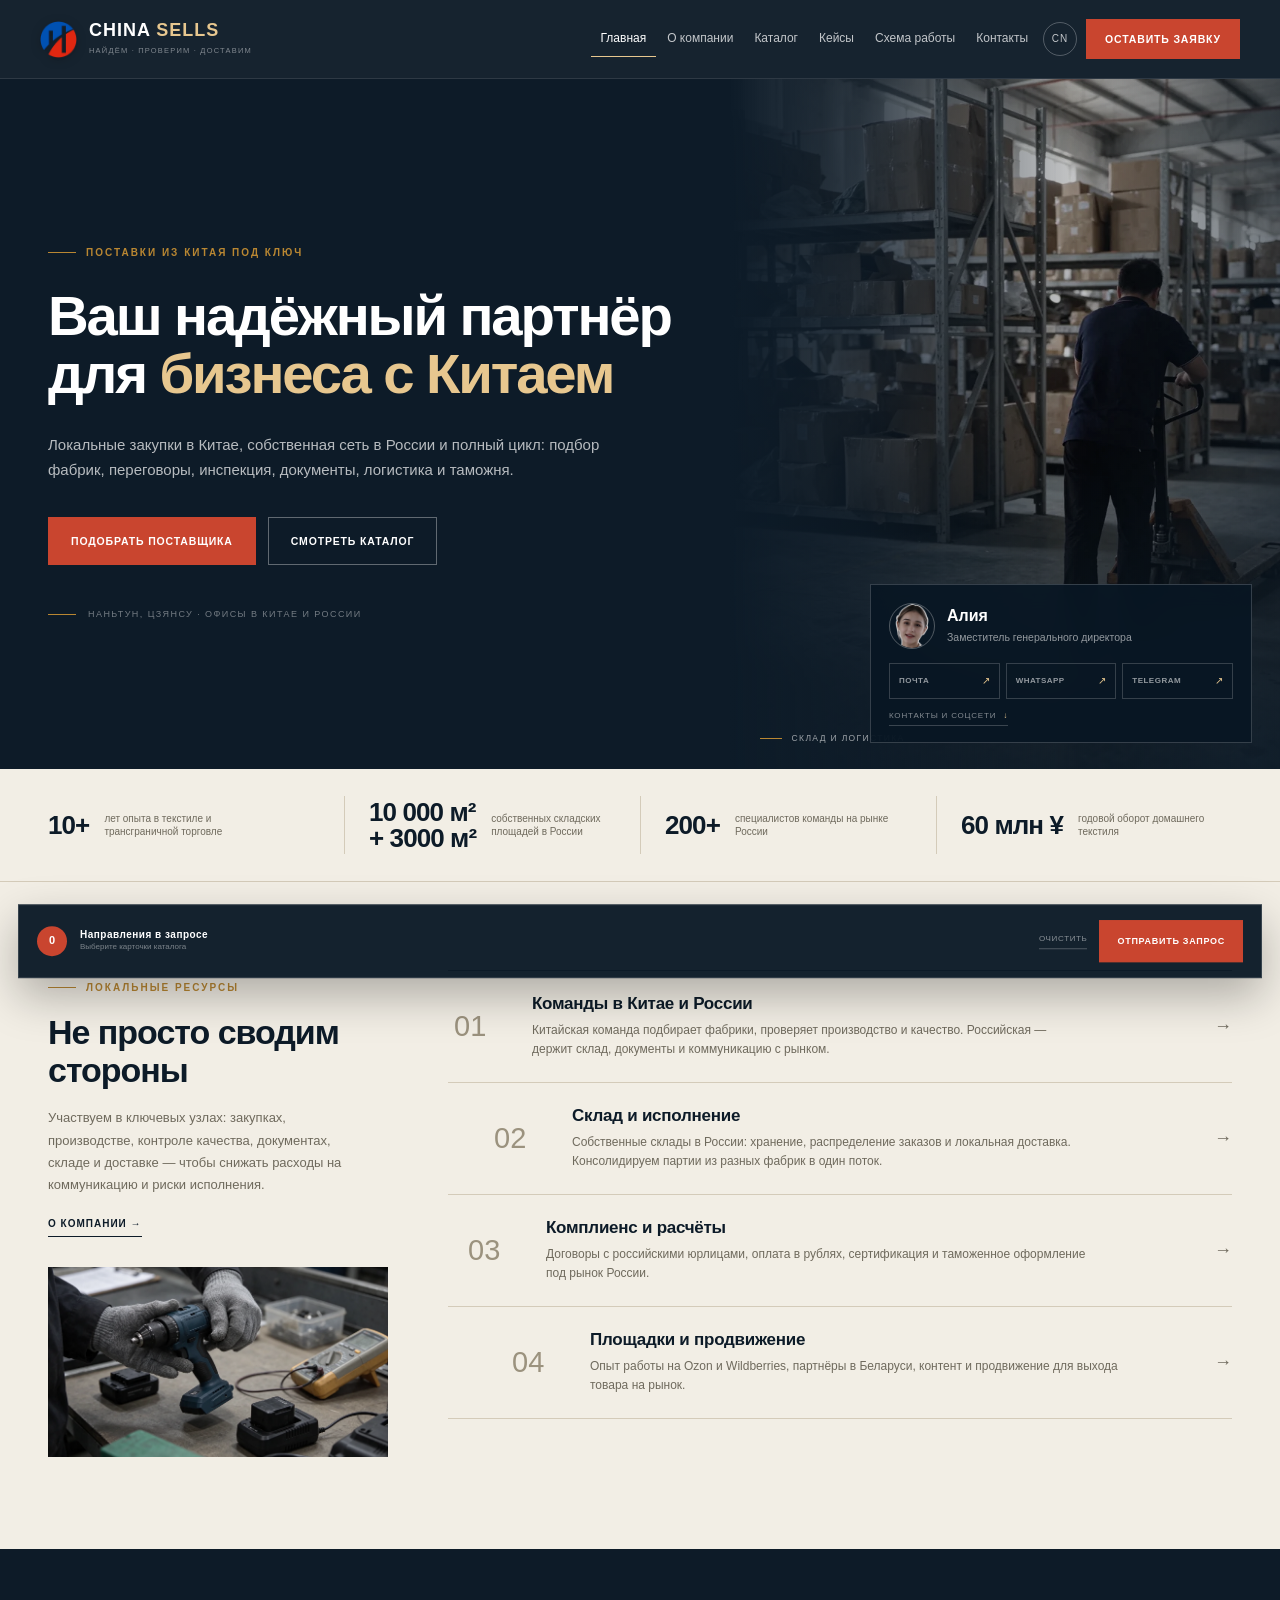
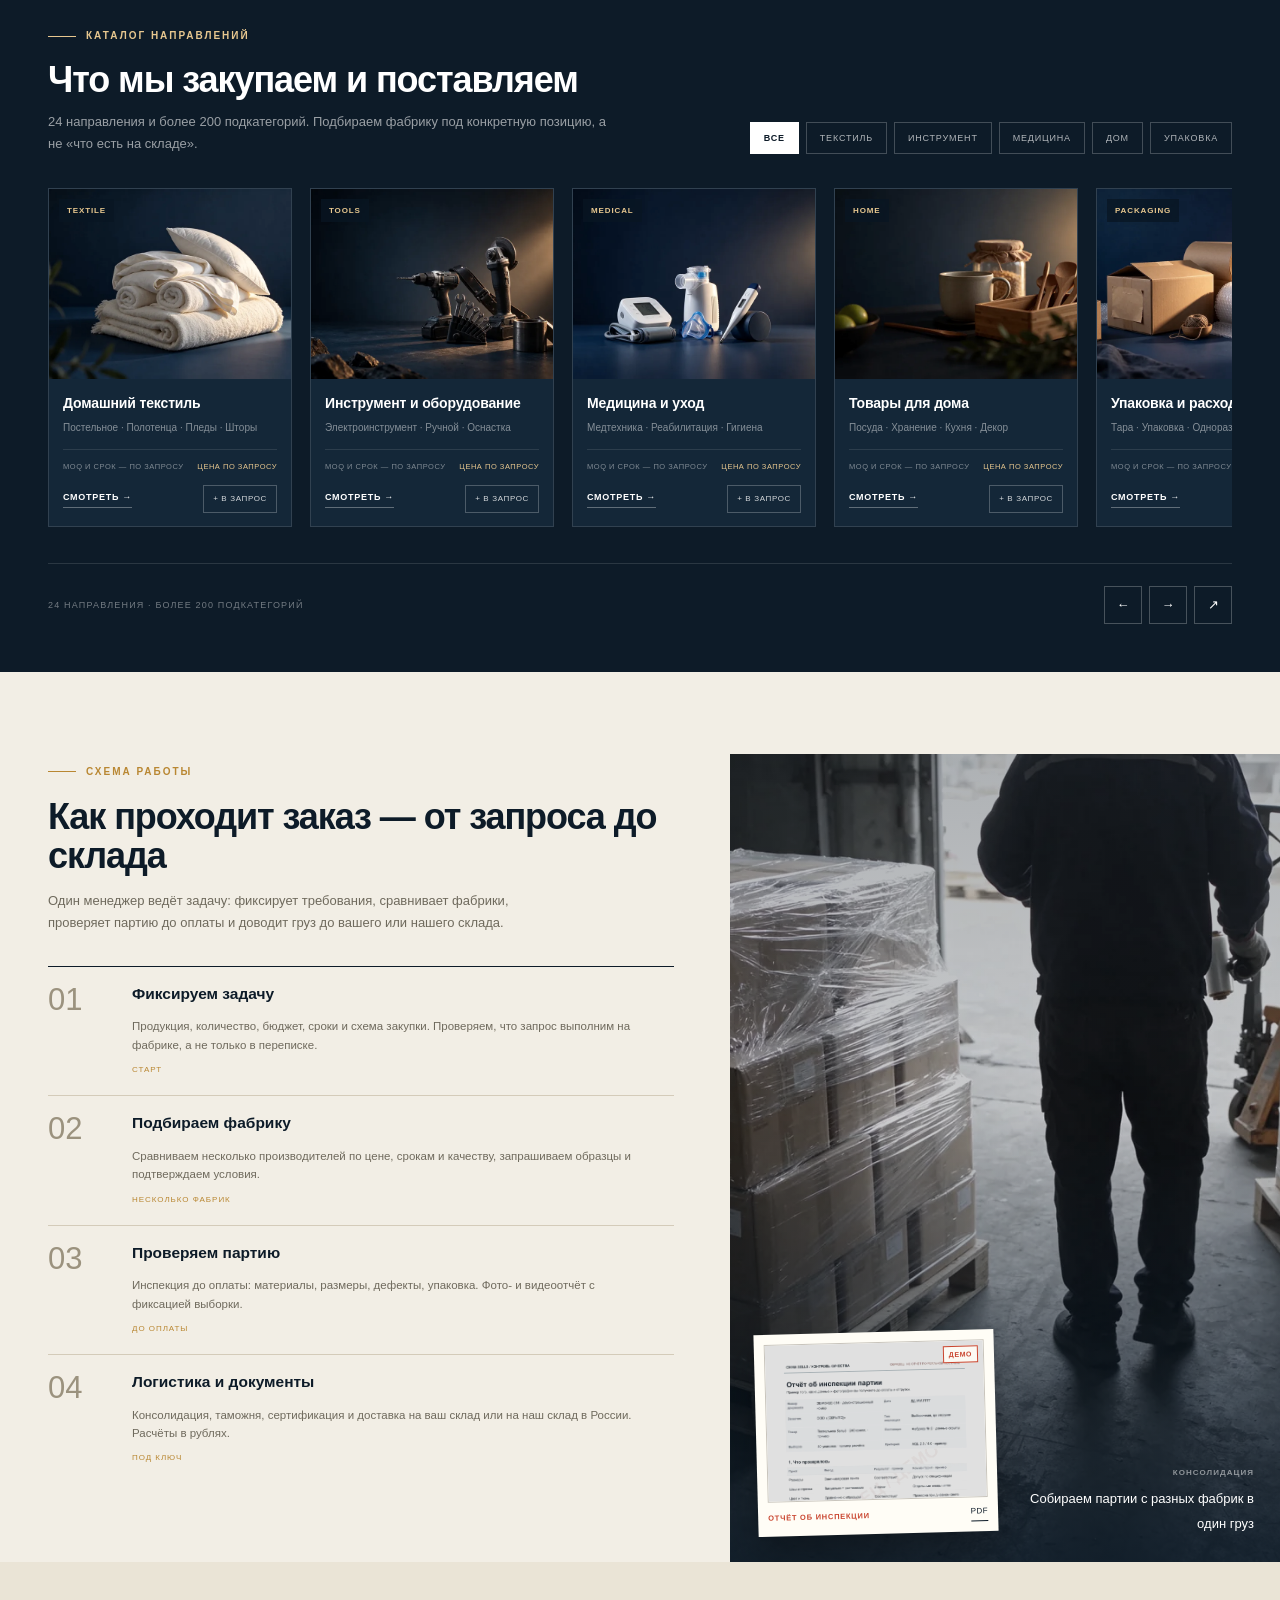
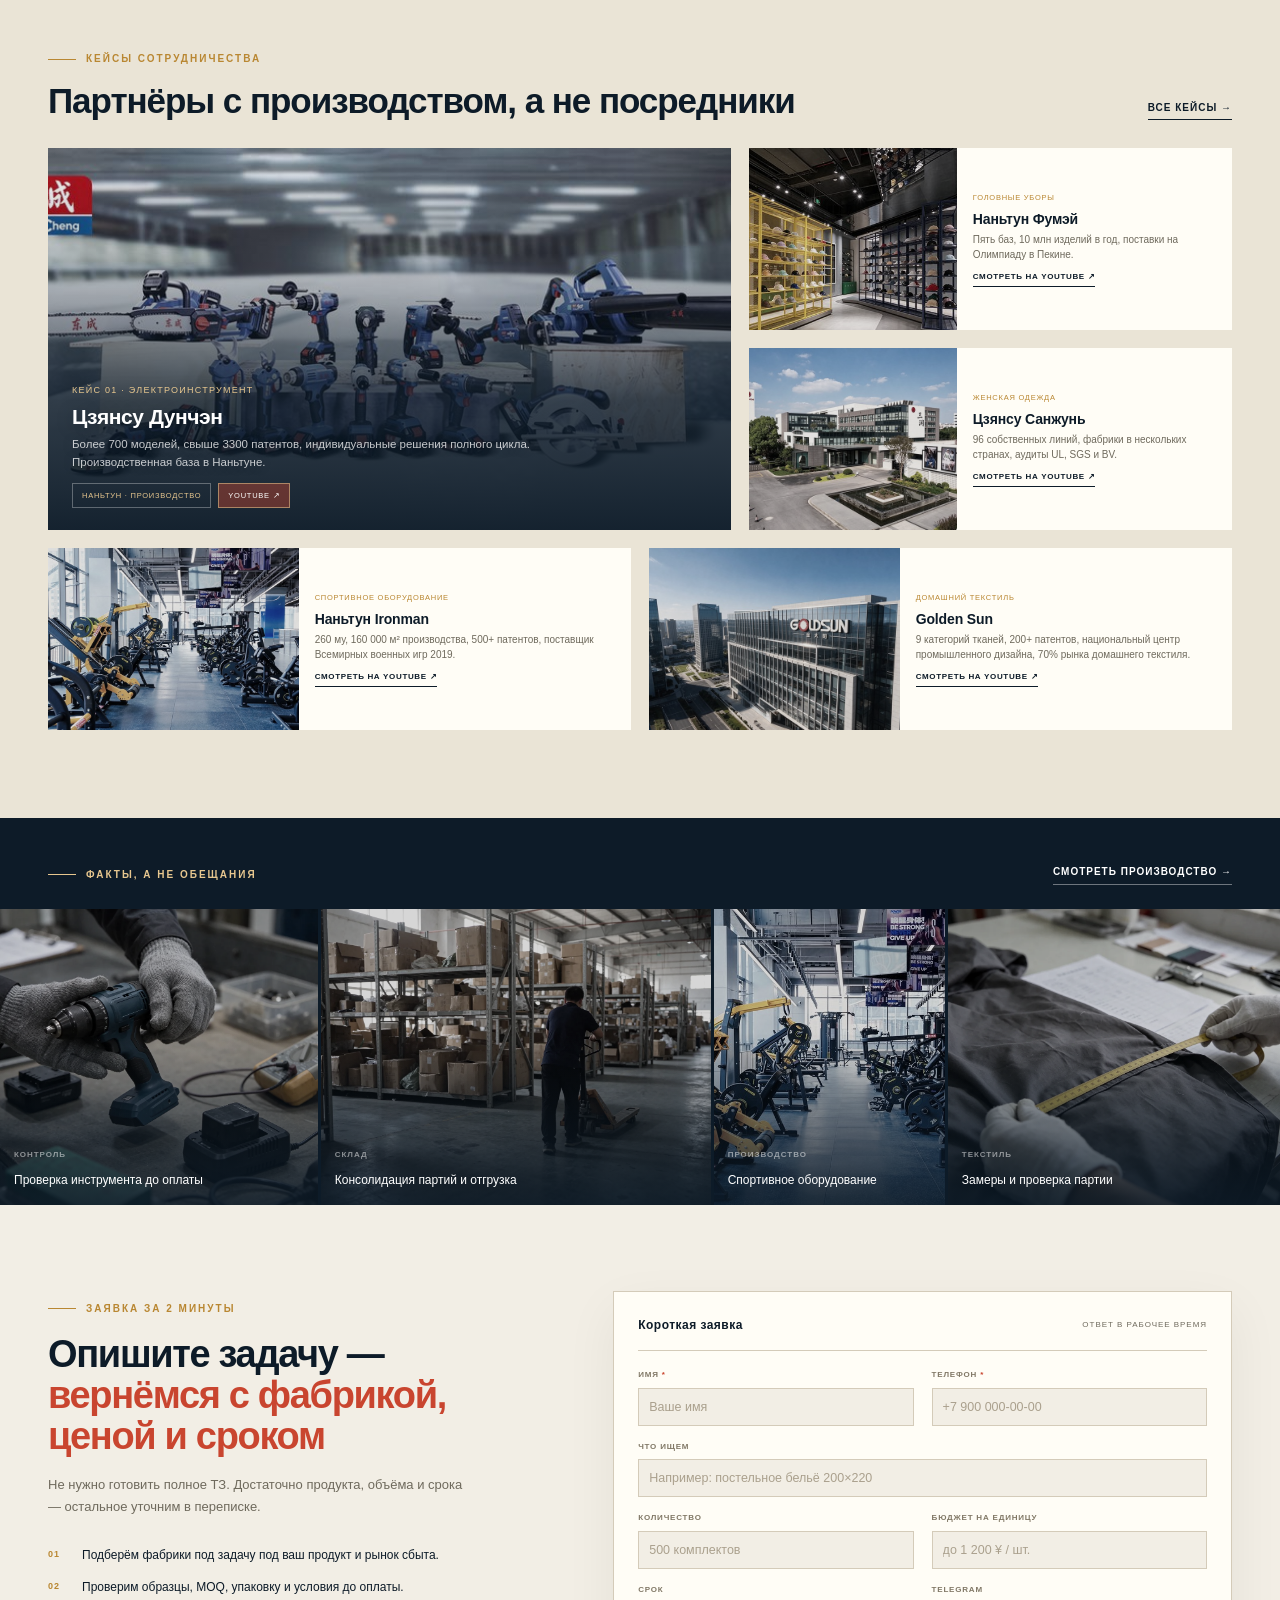
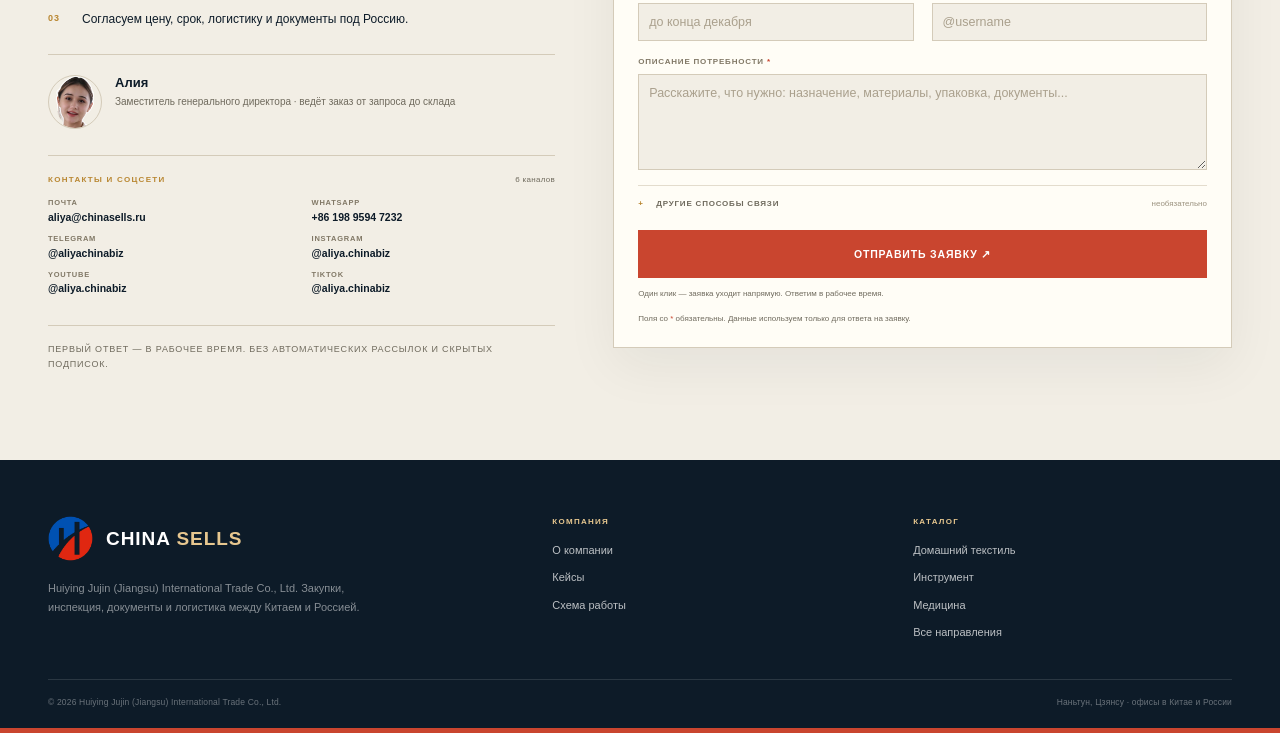
<file: contacts.html>
<!DOCTYPE html>
<html lang="ru">
<head>
  <meta charset="UTF-8">
  <meta name="viewport" content="width=device-width, initial-scale=1.0">
  <meta name="robots" content="noindex, nofollow">
  <meta http-equiv="refresh" content="0; url=/">
  <link rel="canonical" href="https://chinasells.ru/">
  <title>Страница не используется — China Sells</title>
  <style>
    body{margin:0;min-height:100vh;display:flex;align-items:center;justify-content:center;background:#0c1a2b;color:#f4efe6;font:16px/1.6 Arial,sans-serif;text-align:center}
    a{color:#e7c78f}
  </style>
  <script>location.replace('/');</script>
</head>
<body>
  <p>Эта страница больше не используется.<br><a href="/">Перейти на главную →</a></p>
</body>
</html>
</file>
<file: css/site-2026.css>
/* China Sells — 2026 editorial framework
   Palette: warm paper / ink navy / signal red / restrained gold
*/
:root{
  --paper:#f2eee5;
  --paper-2:#eae4d6;
  --ink:#0d1b28;
  --ink-2:#142738;
  --ink-3:#1b3247;
  --red:#c9452f;
  --red-2:#a93625;
  --gold:#b98732;
  --gold-soft:#e7c78f;
  --line:#d4cbb9;
  --line-light:#e3dccd;
  --muted:#6f6a5d;
  --white:#fffdf6;
  --radius:0px;
}
*{box-sizing:border-box;margin:0;padding:0}
html{scroll-behavior:smooth;scroll-padding-top:96px}
body{
  min-width:320px;
  background:var(--paper);
  color:var(--ink);
  font-family:"Segoe UI","Helvetica Neue",Roboto,Arial,sans-serif;
  line-height:1.58;
  -webkit-font-smoothing:antialiased;
  overflow-x:hidden;
}
img{display:block;max-width:100%}
a{color:inherit;text-decoration:none}
button,input,select,textarea{font:inherit;color:inherit}
button{cursor:pointer}
.container{width:min(1296px,calc(100% - 96px));margin:0 auto}
.kicker{
  display:inline-flex;align-items:center;gap:10px;
  font-size:10px;font-weight:700;letter-spacing:.2em;text-transform:uppercase;
  color:var(--gold);line-height:1.2;
}
.kicker::before{content:"";width:28px;height:1px;background:currentColor;flex:0 0 28px}
.kicker.on-dark{color:var(--gold-soft)}

/* ---------- header ---------- */
.ix-header{
  position:sticky;top:0;z-index:80;
  background:rgba(13,27,40,.96);
  backdrop-filter:blur(14px);
  border-bottom:1px solid rgba(255,255,255,.1);
  color:#fff;
}
.ix-header .ix-bar{
  height:78px;width:min(1296px,calc(100% - 80px));margin:0 auto;
  display:flex;align-items:center;justify-content:space-between;gap:26px;
}
.ix-brand{display:flex;align-items:center;gap:12px;flex:0 0 auto}
.ix-brand img{width:37px;height:37px;object-fit:contain;filter:drop-shadow(0 2px 5px rgba(0,0,0,.28))}
.ix-brand b{display:block;font-size:18px;line-height:1.05;letter-spacing:.055em;font-weight:700}
.ix-brand b em{font-style:normal;color:var(--gold-soft)}
.ix-brand small{display:block;margin-top:5px;font-size:7.5px;letter-spacing:.16em;color:rgba(255,255,255,.46);text-transform:uppercase;white-space:nowrap}
.ix-nav{display:flex;align-items:center;gap:1px;flex-wrap:nowrap}
.ix-nav a{
  padding:8px 10px;font-size:12px;color:rgba(255,255,255,.74);white-space:nowrap;
  border-bottom:1px solid transparent;transition:color .18s,border-color .18s;
}
.ix-nav a:hover,.ix-nav a.active{color:#fff;border-bottom-color:var(--gold-soft)}
.ix-nav a.lang{
  width:34px;height:34px;border:1px solid rgba(255,255,255,.26);border-radius:50%;
  display:flex;align-items:center;justify-content:center;padding:0;margin-left:4px;border-bottom-color:rgba(255,255,255,.26);
  font-size:10px;letter-spacing:.1em;
}
.ix-nav a.lang:hover{border-color:#fff;background:rgba(255,255,255,.08)}
.ix-nav a.cta{
  margin-left:8px;padding:11px 18px;background:var(--red);border:1px solid var(--red);color:#fff;
  font-size:10.5px;font-weight:700;letter-spacing:.08em;text-transform:uppercase;
  border-bottom-color:var(--red);
}
.ix-nav a.cta:hover{background:var(--red-2);border-color:var(--red-2)}
.ix-burger{
  display:none;width:40px;height:40px;background:transparent;border:1px solid rgba(255,255,255,.24);
  color:#fff;font-size:18px;line-height:1;align-items:center;justify-content:center;
}
.ix-mobile{
  display:none;position:absolute;left:0;right:0;top:100%;background:var(--ink);
  border-bottom:1px solid rgba(255,255,255,.12);padding:12px 24px 18px;
  box-shadow:0 18px 40px rgba(0,0,0,.28);
}
.ix-mobile.open{display:block}
.ix-mobile a{display:flex;align-items:center;justify-content:space-between;padding:12px 0;border-bottom:1px solid rgba(255,255,255,.09);font-size:13px}
.ix-mobile a.cta{justify-content:center;margin-top:14px;background:var(--red);color:#fff;font-weight:700;letter-spacing:.06em;text-transform:uppercase;font-size:11px;border:0}

/* ---------- hero ---------- */
.ix-hero{
  position:relative;display:grid;grid-template-columns:57% 43%;
  min-height:690px;background:var(--ink);color:#fff;overflow:hidden;
}
.ix-hero-copy{
  padding:66px 56px 46px max(48px,calc((100vw - 1296px)/2));
  display:flex;flex-direction:column;justify-content:center;position:relative;z-index:3;
}
.ix-hero .kicker{margin-bottom:28px}
.ix-hero h1{
  max-width:760px;font-size:clamp(40px,4.4vw,62px);line-height:1.04;
  letter-spacing:-.038em;font-weight:700;
}
.ix-hero h1 span{color:var(--gold-soft)}
.ix-hero-lead{
  max-width:560px;margin-top:28px;font-size:15px;line-height:1.72;color:rgba(255,255,255,.7);
}
.ix-hero-actions{display:flex;gap:12px;flex-wrap:wrap;margin-top:34px}
.btn{
  display:inline-flex;align-items:center;justify-content:center;gap:8px;
  min-height:48px;padding:0 22px;border:1px solid transparent;
  font-size:10.5px;font-weight:700;letter-spacing:.08em;text-transform:uppercase;
  transition:background .18s,border-color .18s,color .18s;
}
.btn-red{background:var(--red);border-color:var(--red);color:#fff}
.btn-red:hover{background:var(--red-2);border-color:var(--red-2)}
.btn-ghost-dark{border-color:rgba(255,255,255,.34);color:#fff;background:transparent}
.btn-ghost-dark:hover{border-color:#fff;background:rgba(255,255,255,.07)}
.btn-ink{background:var(--ink);border-color:var(--ink);color:#fff}
.btn-ink:hover{background:var(--ink-3);border-color:var(--ink-3)}
.btn-outline-ink{border-color:var(--ink);color:var(--ink);background:transparent}
.btn-outline-ink:hover{background:var(--ink);color:#fff}
.ix-hero-meta{
  display:flex;align-items:center;gap:12px;margin-top:42px;
  font-size:9px;letter-spacing:.16em;text-transform:uppercase;color:rgba(255,255,255,.42);
}
.ix-hero-meta i{width:28px;height:1px;background:var(--gold)}
.ix-hero-media{position:relative;overflow:hidden;min-height:690px}
.ix-hero-media img{width:100%;height:100%;object-fit:cover;filter:saturate(.7) contrast(1.04) brightness(.82)}
.ix-hero-media::after{
  content:"";position:absolute;inset:0;
  background:linear-gradient(90deg,var(--ink) 0%,rgba(13,27,40,.78) 24%,rgba(13,27,40,.08) 62%,rgba(13,27,40,.5) 100%),
             linear-gradient(0deg,rgba(13,27,40,.86) 0%,transparent 48%);
}
.ix-hero-caption{
  position:absolute;left:30px;bottom:24px;z-index:4;display:flex;align-items:center;gap:10px;
  font-size:8.5px;letter-spacing:.16em;text-transform:uppercase;color:rgba(255,255,255,.6);
}
.ix-hero-caption i{width:22px;height:1px;background:var(--gold)}
.ix-contact{
  position:absolute;right:28px;bottom:26px;z-index:6;width:382px;padding:18px 18px 16px;
  background:rgba(8,22,35,.92);border:1px solid rgba(255,255,255,.18);
  backdrop-filter:blur(12px);
}
.ix-contact-head{display:flex;align-items:center;gap:12px;margin-bottom:14px}
.ix-contact-head img{width:46px;height:46px;border-radius:50%;object-fit:cover;object-position:center 18%;border:1px solid rgba(255,255,255,.36)}
.ix-contact-head strong{display:block;font-size:16px;line-height:1.15}
.ix-contact-head span{display:block;font-size:10.5px;color:rgba(255,255,255,.56);margin-top:4px}
.ix-contact-actions{display:grid;grid-template-columns:repeat(3,minmax(0,1fr));gap:6px}
.ix-contact-actions a{
  min-height:36px;border:1px solid rgba(255,255,255,.18);display:flex;align-items:center;justify-content:space-between;gap:6px;
  padding:0 9px;font-size:10px;color:rgba(255,255,255,.86);overflow:hidden;
}
.ix-contact-actions a:hover{border-color:rgba(255,255,255,.55);background:rgba(255,255,255,.06)}
.ix-contact-actions a b{font-size:8px;letter-spacing:.06em;text-transform:uppercase;color:rgba(255,255,255,.56);font-weight:700;white-space:nowrap}
.ix-contact-actions a i{font-style:normal;font-size:10px;line-height:1;color:var(--gold-soft)}
.ix-contact-more{display:inline-flex;align-items:center;gap:7px;margin-top:11px;font-size:8px;letter-spacing:.1em;text-transform:uppercase;color:rgba(255,255,255,.5);border-bottom:1px solid rgba(255,255,255,.2);padding-bottom:2px}
.ix-contact-more:hover{color:#fff;border-color:var(--gold-soft)}
.ix-contact-more span{color:var(--gold-soft)}

/* ---------- figures ---------- */
.ix-figures{
  border-bottom:1px solid var(--line);
  background:var(--paper);
}
.ix-figures-inner{
  width:min(1296px,calc(100% - 96px));margin:0 auto;
  display:grid;grid-template-columns:repeat(4,1fr);align-items:center;min-height:112px;
}
.ix-fig{display:flex;align-items:center;gap:15px;padding-left:24px;border-left:1px solid var(--line);min-height:58px}
.ix-fig:first-child{border-left:0;padding-left:0}
.ix-fig strong{font-size:26px;line-height:1;font-weight:600;letter-spacing:-.035em;white-space:nowrap}
.ix-fig span{display:block;font-size:10px;line-height:1.35;color:var(--muted);max-width:170px}

/* ---------- capability ---------- */
.ix-cap{padding:88px 0 92px;background:var(--paper)}
.ix-cap-inner{display:grid;grid-template-columns:340px 1fr;gap:60px}
.ix-cap-left h2{font-size:34px;line-height:1.12;letter-spacing:-.03em;margin-top:18px}
.ix-cap-left p{margin-top:18px;font-size:13px;line-height:1.7;color:var(--muted);max-width:310px}
.ix-text-link{display:inline-flex;align-items:center;gap:8px;margin-top:20px;font-size:10px;font-weight:700;letter-spacing:.1em;text-transform:uppercase;border-bottom:1px solid var(--ink);padding-bottom:4px}
.ix-text-link:hover{color:var(--red);border-color:var(--red)}
.ix-cap-left img{margin-top:30px;width:100%;height:190px;object-fit:cover;filter:saturate(.65) contrast(1.02)}
.ix-cap-rows{border-top:1px solid var(--ink)}
.ix-cap-row{
  display:grid;grid-template-columns:62px 1fr 24px;align-items:center;gap:16px;
  min-height:112px;border-bottom:1px solid var(--line);padding:16px 0 16px 6px;
}
.ix-cap-row:nth-child(2){padding-left:46px}
.ix-cap-row:nth-child(3){padding-left:20px}
.ix-cap-row:nth-child(4){padding-left:64px}
.ix-cap-row:hover{background:rgba(255,253,246,.5)}
.ix-cap-row .idx{font-size:29px;font-weight:300;line-height:1;color:#9b927e}
.ix-cap-row h3{font-size:17px;line-height:1.2;letter-spacing:-.015em;margin-bottom:7px}
.ix-cap-row p{font-size:12px;line-height:1.6;color:var(--muted);max-width:540px}
.ix-cap-row .arr{font-size:18px;color:var(--muted);justify-self:end}

/* ---------- catalog rail ---------- */
.ix-catalog{background:var(--ink);color:#fff;padding:70px 0 48px;overflow:hidden}
.ix-catalog-head{
  width:min(1296px,calc(100% - 96px));margin:0 auto 34px;
  display:flex;align-items:flex-end;justify-content:space-between;gap:30px;
}
.ix-catalog-head h2{font-size:36px;line-height:1.1;letter-spacing:-.03em;margin-top:16px;max-width:620px}
.ix-catalog-head p{margin-top:12px;font-size:13px;line-height:1.65;color:rgba(255,255,255,.58);max-width:560px}
.ix-chips{display:flex;gap:7px;flex-wrap:wrap;justify-content:flex-end}
.ix-chip{
  height:32px;padding:0 13px;border:1px solid rgba(255,255,255,.22);background:transparent;
  color:rgba(255,255,255,.68);font-size:9px;letter-spacing:.09em;text-transform:uppercase;
  display:inline-flex;align-items:center;white-space:nowrap;
}
.ix-chip:hover{color:#fff;border-color:rgba(255,255,255,.55)}
.ix-chip.on{background:#fff;color:var(--ink);border-color:#fff;font-weight:700}
.ix-rail{
  width:min(1296px,calc(100% - 96px));margin:0 auto;
  display:flex;gap:18px;overflow-x:auto;scroll-snap-type:x mandatory;
  padding:0 0 8px;
  scrollbar-width:none;
}
.ix-rail::-webkit-scrollbar{display:none}
.ix-pcard{
  flex:0 0 244px;scroll-snap-align:start;background:var(--ink-2);
  border:1px solid rgba(255,255,255,.12);
  display:flex;flex-direction:column;
}
.ix-pcard .ph{position:relative;height:190px;overflow:hidden}
.ix-pcard .ph img{width:100%;height:100%;object-fit:cover;filter:saturate(.8) contrast(1.02)}
.ix-pcard .ph .tag{
  position:absolute;left:10px;top:10px;height:23px;padding:0 8px;background:rgba(8,22,35,.76);
  display:flex;align-items:center;font-size:8px;font-weight:700;letter-spacing:.11em;text-transform:uppercase;color:var(--gold-soft);
}
.ix-pcard .bd{padding:15px 14px 13px;display:flex;flex-direction:column;flex:1}
.ix-pcard h3{font-size:14px;line-height:1.3;letter-spacing:-.01em}
.ix-pcard .sub{margin-top:7px;font-size:10px;line-height:1.5;color:rgba(255,255,255,.48)}
.ix-pcard .meta{
  display:flex;justify-content:space-between;align-items:center;gap:8px;
  margin-top:14px;padding-top:11px;border-top:1px solid rgba(255,255,255,.1);
  font-size:7.5px;letter-spacing:.07em;text-transform:uppercase;color:rgba(255,255,255,.46);
}
.ix-pcard .meta .price{color:var(--gold-soft);text-align:right}
.ix-pcard .acts{display:flex;align-items:center;justify-content:space-between;gap:8px;margin-top:13px}
.ix-pcard .go{font-size:9px;font-weight:700;letter-spacing:.08em;text-transform:uppercase;color:#fff;border-bottom:1px solid rgba(255,255,255,.32);padding-bottom:3px}
.ix-pcard .go:hover{color:var(--gold-soft);border-color:var(--gold-soft)}
.ix-add{
  height:28px;padding:0 9px;border:1px solid rgba(255,255,255,.24);background:transparent;
  color:rgba(255,255,255,.82);font-size:8px;letter-spacing:.08em;text-transform:uppercase;white-space:nowrap;
}
.ix-add:hover{border-color:#fff;color:#fff}
.ix-add.on{background:var(--red);border-color:var(--red);color:#fff}
.ix-catalog-foot{
  width:min(1296px,calc(100% - 96px));margin:28px auto 0;
  display:flex;align-items:center;justify-content:space-between;gap:20px;
  border-top:1px solid rgba(255,255,255,.12);padding-top:22px;
}
.ix-catalog-foot .note{font-size:9px;letter-spacing:.13em;text-transform:uppercase;color:rgba(255,255,255,.42)}
.ix-arrows{display:flex;gap:7px}
.ix-arrow{
  width:38px;height:38px;border:1px solid rgba(255,255,255,.24);background:transparent;color:#fff;
  display:flex;align-items:center;justify-content:center;font-size:13px;
}
.ix-arrow:hover{border-color:#fff;background:rgba(255,255,255,.08)}

/* ---------- process ---------- */
.ix-process{
  display:grid;grid-template-columns:57% 43%;background:var(--paper);
  padding-top:82px;
}
.ix-process-copy{padding:0 56px 78px max(48px,calc((100vw - 1296px)/2))}
.ix-process-copy h2{font-size:36px;line-height:1.1;letter-spacing:-.03em;margin-top:17px;max-width:640px}
.ix-process-copy p{margin-top:14px;font-size:13px;line-height:1.7;color:var(--muted);max-width:520px}
.ix-steps{margin-top:32px}
.ix-step{
  display:grid;grid-template-columns:66px 1fr;gap:18px;align-items:start;
  min-height:104px;padding:17px 0 16px;border-top:1px solid var(--line);
}
.ix-step:first-child{border-top-color:var(--ink)}
.ix-step .no{font-size:31px;font-weight:300;line-height:1;color:#9b927e}
.ix-step h3{font-size:15.5px;line-height:1.25;margin-bottom:6px}
.ix-step p{font-size:11.5px;line-height:1.6;color:var(--muted);max-width:520px}
.ix-step .side{display:inline-block;margin-top:9px;font-size:8px;letter-spacing:.12em;text-transform:uppercase;color:var(--gold)}
.ix-process-media{position:relative;overflow:hidden;min-height:700px}
.ix-process-media img{width:100%;height:100%;object-fit:cover;filter:saturate(.62) contrast(1.03) brightness(.88)}
.ix-process-media::after{content:"";position:absolute;inset:0;background:linear-gradient(0deg,rgba(13,27,40,.88),rgba(13,27,40,.1) 55%,rgba(13,27,40,.24))}
.ix-doc{
  position:absolute;left:26px;bottom:28px;z-index:4;width:240px;
  background:var(--white);color:var(--ink);padding:10px;box-shadow:0 18px 40px rgba(0,0,0,.34);
  transform:rotate(-1.5deg);
}
.ix-doc img{width:100%;height:158px;object-fit:cover;object-position:top center;border:1px solid var(--line-light)}
.ix-doc .row{display:flex;align-items:center;justify-content:space-between;gap:8px;margin-top:8px}
.ix-doc .row span{font-size:7.5px;letter-spacing:.1em;text-transform:uppercase;color:var(--red);font-weight:700}
.ix-doc .row a{font-size:8px;letter-spacing:.06em;text-transform:uppercase;border-bottom:1px solid var(--ink);padding-bottom:2px}
.ix-doc .demo{position:absolute;right:16px;top:16px;z-index:2;background:rgba(255,253,246,.9);border:1px solid var(--red);color:var(--red);font-size:7px;font-weight:700;letter-spacing:.08em;padding:2px 5px}
.ix-process-caption{position:absolute;right:26px;bottom:26px;z-index:3;max-width:230px;text-align:right}
.ix-process-caption b{display:block;font-size:8px;letter-spacing:.13em;text-transform:uppercase;color:rgba(255,255,255,.5);margin-bottom:6px}
.ix-process-caption span{font-size:13px;line-height:1.45;color:#fff}

/* ---------- cases ---------- */
.ix-cases{background:var(--paper-2);padding:80px 0 88px}
.ix-cases-head{display:flex;align-items:flex-end;justify-content:space-between;gap:24px;margin-bottom:28px}
.ix-cases-head h2{font-size:35px;line-height:1.1;letter-spacing:-.03em;margin-top:15px}
.ix-cases-head .ix-text-link{margin:0;color:var(--ink)}
.ix-case-grid{display:grid;grid-template-columns:repeat(12,1fr);grid-template-rows:182px 182px 182px;gap:18px}
.ix-case-big{
  grid-column:1/8;grid-row:1/3;position:relative;overflow:hidden;background:var(--ink);color:#fff;
}
.ix-case-big img{width:100%;height:100%;object-fit:cover;filter:saturate(.72) contrast(1.04)}
.ix-case-big::after{content:"";position:absolute;inset:0;background:linear-gradient(0deg,rgba(13,27,40,.96) 0%,rgba(13,27,40,.82) 34%,rgba(13,27,40,.26) 68%,rgba(13,27,40,.04) 100%)}
.ix-case-big .over{position:absolute;left:24px;bottom:22px;right:24px;z-index:2}
.ix-case-big .num{font-size:9px;letter-spacing:.14em;text-transform:uppercase;color:var(--gold-soft);margin-bottom:7px}
.ix-case-big h3{font-size:21px;line-height:1.15;letter-spacing:-.02em;color:#fff;text-shadow:0 2px 18px rgba(0,0,0,.28)}
.ix-case-big p{margin-top:7px;font-size:11.5px;line-height:1.55;color:rgba(255,255,255,.76);max-width:520px;text-shadow:0 1px 12px rgba(0,0,0,.25)}
.ix-case-big .chips{display:flex;flex-wrap:wrap;gap:7px;margin-top:12px}
.ix-case-big .chip{display:inline-flex;height:25px;align-items:center;padding:0 9px;border:1px solid rgba(255,255,255,.3);font-size:7.5px;letter-spacing:.1em;text-transform:uppercase;color:var(--gold-soft)}
.ix-case-big .chip.yt{border-color:rgba(231,199,143,.55);color:#fff;background:rgba(201,69,47,.42)}
.ix-case-sm{
  grid-column:8/13;position:relative;overflow:hidden;background:var(--ink);
  display:grid;grid-template-columns:43% 57%;
}
.ix-case-sm.ix-case-wide{grid-column:span 6}
.ix-case-sm .ph{overflow:hidden}
.ix-case-sm .ph img{width:100%;height:100%;object-fit:cover;filter:saturate(.62) brightness(.9)}
.ix-case-sm .tx{padding:17px 16px;background:var(--white);display:flex;flex-direction:column;justify-content:center}
.ix-case-sm .tag{font-size:7.5px;letter-spacing:.1em;text-transform:uppercase;color:var(--gold);margin-bottom:7px}
.ix-case-sm h3{font-size:14px;line-height:1.2;letter-spacing:-.01em}
.ix-case-sm p{margin-top:6px;font-size:10px;line-height:1.45;color:var(--muted)}
.ix-case-sm .go{margin-top:9px;font-size:8px;font-weight:700;letter-spacing:.08em;text-transform:uppercase;border-bottom:1px solid var(--ink);align-self:flex-start;padding-bottom:2px}

/* ---------- proof strip ---------- */
.ix-proof{background:var(--ink);color:#fff;padding:46px 0 0}
.ix-proof-head{
  width:min(1296px,calc(100% - 96px));margin:0 auto 24px;
  display:flex;align-items:center;justify-content:space-between;gap:20px;
}
.ix-proof-head .ix-text-link{color:#fff;border-color:rgba(255,255,255,.4);margin:0}
.ix-proof-head .ix-text-link:hover{color:var(--gold-soft);border-color:var(--gold-soft)}
.ix-proof-strip{display:grid;grid-template-columns:1.1fr 1.35fr .8fr 1.15fr;gap:3px;height:296px}
.ix-proof-item{position:relative;overflow:hidden}
.ix-proof-item img{width:100%;height:100%;object-fit:cover;filter:saturate(.62) contrast(1.03) brightness(.84)}
.ix-proof-item::after{content:"";position:absolute;inset:0;background:linear-gradient(0deg,rgba(13,27,40,.86),transparent 58%)}
.ix-proof-item .cap{position:absolute;left:14px;bottom:14px;right:14px;z-index:2}
.ix-proof-item .cap b{display:block;font-size:8px;letter-spacing:.12em;text-transform:uppercase;color:rgba(255,255,255,.5);margin-bottom:4px}
.ix-proof-item .cap span{font-size:12px;line-height:1.35;color:#fff}

/* ---------- brief ---------- */
.ix-brief{padding:86px 0 88px;background:var(--paper)}
.ix-brief-grid{display:grid;grid-template-columns:1fr 1.22fr;gap:58px;align-items:start}
.ix-brief-copy h2{font-size:38px;line-height:1.08;letter-spacing:-.035em;margin-top:17px;max-width:520px}
.ix-brief-copy h2 span{color:var(--red)}
.ix-brief-copy p{margin-top:17px;font-size:13px;line-height:1.7;color:var(--muted);max-width:430px}
.ix-brief-points{margin-top:28px;display:grid;gap:14px;max-width:440px}
.ix-brief-point{display:flex;align-items:flex-start;gap:14px;font-size:12px;line-height:1.5}
.ix-brief-point b{font-size:9px;letter-spacing:.1em;color:var(--gold);min-width:20px;padding-top:2px}
.ix-manager{
  display:flex;align-items:flex-start;gap:13px;margin-top:26px;padding-top:20px;
  border-top:1px solid var(--line);max-width:100%;
}
.ix-manager img{width:54px;height:54px;border-radius:50%;object-fit:cover;object-position:center 18%;flex:0 0 54px;border:1px solid var(--line)}
.ix-manager strong{display:block;font-size:13px;line-height:1.2}
.ix-manager span{display:block;margin-top:4px;font-size:10px;line-height:1.5;color:var(--muted)}
.ix-brief-note{margin-top:28px;padding-top:16px;border-top:1px solid var(--line);font-size:9px;letter-spacing:.09em;text-transform:uppercase;color:var(--muted);line-height:1.7}
.ix-brief-contacts{margin-top:26px;padding-top:18px;border-top:1px solid var(--line);max-width:100%;scroll-margin-top:92px}
.ix-brief-contacts-head{display:flex;align-items:baseline;justify-content:space-between;gap:12px}
.ix-brief-contacts-head h4{font-size:8px;font-weight:700;letter-spacing:.16em;text-transform:uppercase;color:var(--gold);margin:0}
.ix-brief-contacts-head span{font-size:8px;letter-spacing:.04em;color:var(--muted)}
.ix-brief-contact-grid{display:grid;grid-template-columns:1fr 1fr;gap:9px 20px;margin-top:12px}
.ix-brief-contact-grid a{display:block;min-width:0}
.ix-brief-contact-grid span{display:block;font-size:7.5px;font-weight:700;letter-spacing:.1em;text-transform:uppercase;line-height:1.4;color:#817866}
.ix-brief-contact-grid b{display:block;margin-top:1px;font-size:10.5px;font-weight:600;line-height:1.45;color:var(--ink);white-space:nowrap;overflow:hidden;text-overflow:ellipsis}
.ix-brief-contact-grid a:hover span,.ix-brief-contact-grid a:hover b{color:var(--red)}
.ix-form{
  background:var(--white);border:1px solid var(--line);padding:24px 24px 22px;
  box-shadow:0 18px 50px rgba(21,30,38,.06);
}
.ix-form-head{display:flex;align-items:center;justify-content:space-between;gap:16px;padding-bottom:15px;border-bottom:1px solid var(--line);margin-bottom:18px}
.ix-form-head strong{font-size:12px;letter-spacing:.04em}
.ix-form-head span{font-size:8px;letter-spacing:.12em;text-transform:uppercase;color:var(--muted)}
.ix-fields{display:grid;grid-template-columns:1fr 1fr;gap:15px 18px}
.ix-field{display:flex;flex-direction:column;gap:6px}
.ix-field.full{grid-column:1/3}
.ix-field label{font-size:8px;font-weight:700;letter-spacing:.1em;text-transform:uppercase;color:#817866}
.ix-field label em{font-style:normal;color:var(--red)}
.ix-field input,.ix-field select,.ix-field textarea{
  width:100%;height:38px;border:1px solid var(--line);background:var(--paper);
  padding:0 10px;font-size:12.5px;outline:none;color:var(--ink);
}
.ix-field textarea{height:96px;padding:9px 10px;line-height:1.5;resize:vertical}
.ix-field input:focus,.ix-field select:focus,.ix-field textarea:focus{border-color:var(--ink);background:#fff}
.ix-field input::placeholder,.ix-field textarea::placeholder{color:#aaa08d}
.ix-field.invalid input,.ix-field.invalid textarea{border-color:var(--red);background:#fff8f5}
.ix-err{font-size:9px;line-height:1.4;color:var(--red);min-height:0}
.ix-err:empty{display:none}
.ix-hp{position:absolute!important;left:-9999px!important;width:1px!important;height:1px!important;overflow:hidden!important;opacity:0!important}
.ix-extra{margin-top:15px;border-top:1px solid var(--line-light);padding-top:12px}
.ix-extra summary{cursor:pointer;font-size:8px;font-weight:700;letter-spacing:.1em;text-transform:uppercase;color:var(--muted);display:flex;align-items:center;gap:8px;list-style:none}
.ix-extra summary:before{content:"+";display:inline-block;width:10px;color:var(--gold)}
.ix-extra[open] summary:before{content:"−"}
.ix-extra summary::-webkit-details-marker{display:none}
.ix-extra summary span{margin-left:auto;font-weight:400;color:#9b927f;text-transform:none;letter-spacing:0}
.ix-extra[open] summary{color:var(--ink);margin-bottom:12px}
.ix-form-note{margin-top:10px;font-size:8px;line-height:1.5;color:var(--muted)}
.ix-form-note em{font-style:normal;color:var(--red)}
.ix-form-alert{margin-top:12px;padding:10px 12px;border-left:2px solid var(--red);background:#fff6f2;font-size:10px;line-height:1.5;color:#7d271c}
.ix-form-alert.fallback{background:var(--paper-2);border-color:var(--gold);color:var(--ink)}
.ix-form-alert a{font-weight:700;border-bottom:1px solid currentColor;padding-bottom:1px}
.ix-success{padding:22px 0 6px;text-align:center}
.ix-success:focus{outline:none}
.ix-success-mark{width:38px;height:38px;margin:0 auto 12px;border:1px solid var(--gold);border-radius:50%;display:flex;align-items:center;justify-content:center;color:var(--gold);font-size:18px}
.ix-success strong{display:block;font-size:16px;letter-spacing:-.01em}
.ix-success p{margin:8px auto 16px;max-width:330px;font-size:11px;line-height:1.6;color:var(--muted)}
.ix-success .btn{width:auto;min-width:170px}
.ix-form-actions{display:flex;align-items:flex-start;gap:10px;margin-top:19px}
.ix-form-primary{flex:1;min-width:0}
.ix-form-primary .btn{width:100%}
.ix-form-actions .hint{width:auto;font-size:8px;line-height:1.5;color:var(--muted);margin-top:7px}
.ix-mini{
  flex:0 0 82px;height:38px;border:1px solid var(--line);background:transparent;color:var(--muted);
  font-size:8px;font-weight:700;letter-spacing:.08em;text-transform:uppercase;
  display:inline-flex;align-items:center;justify-content:center;white-space:nowrap;
}
.ix-mini:hover{border-color:var(--ink);color:var(--ink);background:var(--paper-2)}
.ix-preview{
  margin-top:18px;background:var(--paper-2);border-left:2px solid var(--gold);padding:12px 14px;
}
.ix-preview .lab{font-size:7.5px;font-weight:700;letter-spacing:.12em;text-transform:uppercase;color:var(--muted);margin-bottom:6px}
.ix-preview-text{white-space:pre-wrap;font-size:10.5px;line-height:1.55;color:#514b40;max-height:110px;overflow:hidden}
.ix-copy-row{display:flex;justify-content:space-between;align-items:center;margin-top:7px}
.ix-copy{
  border:0;background:transparent;font-size:8px;letter-spacing:.08em;text-transform:uppercase;
  color:var(--muted);border-bottom:1px solid #b9ae99;padding-bottom:2px;
}
.ix-copy:hover{color:var(--ink);border-color:var(--ink)}

/* ---------- footer ---------- */
.ix-footer{background:var(--ink);color:#fff;padding:56px 0 0}
.ix-footer-top{display:grid;grid-template-columns:1.45fr 1fr 1fr 1.1fr;gap:42px;padding-bottom:36px}
.ix-footer.is-index .ix-footer-top{grid-template-columns:1.45fr 1fr 1fr}
.ix-footer-brand{display:flex;align-items:center;gap:13px;margin-bottom:18px}
.ix-footer-brand img{width:45px;height:45px;object-fit:contain}
.ix-footer-brand b{font-size:19px;letter-spacing:.05em}
.ix-footer-brand b em{font-style:normal;color:var(--gold-soft)}
.ix-footer p{font-size:11px;line-height:1.7;color:rgba(255,255,255,.5);max-width:320px}
.ix-footer h4{font-size:8px;font-weight:700;letter-spacing:.16em;text-transform:uppercase;color:var(--gold-soft);margin-bottom:13px}
.ix-footer .links{display:grid;gap:8px}
.ix-footer .links a{font-size:11px;color:rgba(255,255,255,.72);width:fit-content;border-bottom:1px solid transparent;padding-bottom:1px}
.ix-footer .links a:hover{color:#fff;border-color:rgba(255,255,255,.5)}
.ix-footer .contact-links a{display:flex;align-items:flex-start;gap:8px;line-height:1.5}
.ix-footer .contact-links a span{color:rgba(255,255,255,.4);font-size:8px;letter-spacing:.08em;text-transform:uppercase;min-width:62px;padding-top:2px}
.ix-footer .contact-links .ix-footer-more{display:inline-flex;align-items:center;gap:6px;margin-top:12px;font-size:8px;letter-spacing:.1em;text-transform:uppercase;color:var(--gold-soft);border-bottom:1px solid rgba(231,199,143,.35);padding-bottom:2px}
.ix-footer .contact-links .ix-footer-more:hover{color:#fff;border-color:#fff}
.ix-footer-bottom{border-top:1px solid rgba(255,255,255,.12);padding:16px 0 18px;display:flex;align-items:center;justify-content:space-between;gap:20px}
.ix-footer-bottom span{font-size:8.5px;color:rgba(255,255,255,.38);letter-spacing:.02em}
.ix-endbar{height:5px;background:var(--red)}

/* ---------- catalog page ---------- */
.ix-cat-hero{padding:58px 0 30px;background:var(--paper)}
.ix-cat-intro{display:grid;grid-template-columns:1fr 410px;gap:48px;align-items:end}
.ix-cat-intro h1{font-size:46px;line-height:1.04;letter-spacing:-.04em;margin-top:16px;max-width:680px}
.ix-cat-intro p{margin-top:16px;font-size:13px;line-height:1.7;color:var(--muted);max-width:650px}
.ix-search-wrap{display:flex;gap:9px}
.ix-search{
  flex:1;height:46px;background:var(--white);border:1px solid var(--line);
  display:flex;align-items:center;gap:9px;padding:0 13px;
}
.ix-search svg{width:14px;height:14px;color:#8d8472;flex:0 0 14px}
.ix-search input{flex:1;border:0;background:transparent;outline:none;font-size:12px;min-width:0}
.ix-search input::placeholder{color:#9b927e}
.ix-filter-toggle{display:none;width:46px;height:46px;border:1px solid var(--ink);background:transparent;font-size:15px;align-items:center;justify-content:center}
.ix-cat-layout{
  width:min(1296px,calc(100% - 96px));margin:0 auto;
  display:grid;grid-template-columns:236px 1fr;gap:40px;
  border-top:1px solid var(--line);padding:30px 0 56px;
}
.ix-filter-panel{position:relative}
.ix-filter-title{display:flex;align-items:center;justify-content:space-between;padding-bottom:12px;border-bottom:1px solid var(--line);font-size:8px;font-weight:700;letter-spacing:.14em;text-transform:uppercase;color:var(--muted)}
.ix-filter-list{display:grid;gap:0;margin-top:6px}
.ix-filter{
  display:flex;align-items:center;justify-content:space-between;gap:8px;
  border:0;border-bottom:1px solid var(--line-light);background:transparent;
  padding:11px 0;text-align:left;font-size:11px;color:var(--ink);
}
.ix-filter:hover{color:var(--red)}
.ix-filter.on{font-weight:700;color:var(--red)}
.ix-filter.on::before{content:"";width:9px;height:9px;background:var(--red);margin-right:8px;flex:0 0 9px}
.ix-filter:not(.on)::before{content:"";width:9px;height:9px;border:1px solid #b8ad99;margin-right:8px;flex:0 0 9px}
.ix-filter b{font-size:8px;font-weight:400;color:var(--muted)}
.ix-filter-note{margin-top:22px;padding:14px;background:var(--paper-2);border-left:2px solid var(--gold)}
.ix-filter-note p{font-size:10.5px;line-height:1.6;color:#5f594d}
.ix-filter-note a{display:inline-block;margin-top:8px;font-size:8px;font-weight:700;letter-spacing:.08em;text-transform:uppercase;border-bottom:1px solid var(--ink);padding-bottom:2px}
.ix-grid{display:grid;grid-template-columns:repeat(3,minmax(0,1fr));gap:22px 20px}
.ix-grid-card{background:var(--white);border:1px solid var(--line);display:flex;flex-direction:column}
.ix-grid-card .ph{position:relative;height:222px;overflow:hidden}
.ix-grid-card .ph img{width:100%;height:100%;object-fit:cover;filter:saturate(.82)}
.ix-grid-card .ph .tag{position:absolute;left:9px;top:9px;height:22px;padding:0 8px;background:rgba(13,27,40,.8);display:flex;align-items:center;font-size:7px;font-weight:700;letter-spacing:.1em;text-transform:uppercase;color:var(--gold-soft)}
.ix-grid-card .bd{padding:13px 14px 14px;display:flex;flex-direction:column;flex:1}
.ix-grid-card h3{font-size:14px;line-height:1.3;letter-spacing:-.01em}
.ix-grid-card .sub{margin-top:6px;font-size:10px;line-height:1.5;color:var(--muted);min-height:30px}
.ix-grid-card .meta{display:flex;align-items:center;justify-content:space-between;gap:8px;margin-top:12px;padding-top:10px;border-top:1px solid var(--line);font-size:7.5px;letter-spacing:.06em;text-transform:uppercase;color:var(--muted)}
.ix-grid-card .meta .price{color:var(--red)}
.ix-grid-card .acts{display:flex;gap:8px;margin-top:11px}
.ix-grid-card .acts .go{flex:1;display:flex;align-items:center;justify-content:center;height:30px;border:1px solid var(--ink);font-size:8px;font-weight:700;letter-spacing:.07em;text-transform:uppercase}
.ix-grid-card .acts .go:hover{background:var(--ink);color:#fff}
.ix-grid-card .acts .add{width:34px;height:30px;border:1px solid var(--line);background:transparent;font-size:14px;line-height:1;display:flex;align-items:center;justify-content:center}
.ix-grid-card .acts .add:hover{border-color:var(--red);color:var(--red)}
.ix-grid-card .acts .add.on{background:var(--red);border-color:var(--red);color:#fff}
.ix-grid-card[hidden]{display:none!important}
.ix-empty{grid-column:1/-1;display:none;padding:80px 0;text-align:center;border-top:1px solid var(--line);border-bottom:1px solid var(--line)}
.ix-empty:not([hidden]){display:block}
.ix-empty strong{display:block;font-size:18px;margin-bottom:8px}
.ix-empty p{font-size:12px;color:var(--muted);margin-bottom:16px}
.ix-empty a{font-size:9px;font-weight:700;letter-spacing:.08em;text-transform:uppercase;border-bottom:1px solid var(--ink);padding-bottom:2px}

/* sticky inquiry bar */
.ix-inquiry{
  position:fixed;left:50%;bottom:18px;transform:translate(-50%,130%);
  z-index:90;width:min(1296px,calc(100% - 36px));
  height:74px;background:rgba(13,27,40,.97);color:#fff;border:1px solid rgba(255,255,255,.15);
  display:flex;align-items:center;justify-content:space-between;gap:18px;padding:0 18px;
  box-shadow:0 18px 45px rgba(0,0,0,.28);
  transition:transform .22s ease;
}
.ix-inquiry.show{transform:translate(-50%,0)}
.ix-inq-left{display:flex;align-items:center;gap:13px;min-width:0}
.ix-inq-count{width:30px;height:30px;border-radius:50%;background:var(--red);display:flex;align-items:center;justify-content:center;font-size:11px;font-weight:700;flex:0 0 30px}
.ix-inq-copy{min-width:0}
.ix-inq-copy strong{display:block;font-size:10px;letter-spacing:.05em;line-height:1.3}
.ix-inq-copy span{display:block;font-size:8px;color:rgba(255,255,255,.44);white-space:nowrap;overflow:hidden;text-overflow:ellipsis;max-width:330px}
.ix-inq-thumbs{display:flex;gap:5px}
.ix-inq-thumbs img{width:30px;height:30px;object-fit:cover;border:1px solid rgba(255,255,255,.3)}
.ix-inq-actions{display:flex;align-items:center;gap:12px;flex:0 0 auto}
.ix-inq-clear{border:0;background:transparent;color:rgba(255,255,255,.5);font-size:8px;letter-spacing:.08em;text-transform:uppercase;border-bottom:1px solid rgba(255,255,255,.25);padding-bottom:2px}
.ix-inq-clear:hover{color:#fff;border-color:#fff}
.ix-inq-actions .btn{min-height:42px;padding:0 17px;font-size:9px}

/* toast */
.ix-toast{
  position:fixed;left:50%;bottom:104px;transform:translate(-50%,16px);
  z-index:120;background:var(--ink);color:#fff;border:1px solid rgba(255,255,255,.2);
  padding:10px 16px;font-size:11px;opacity:0;pointer-events:none;transition:opacity .2s,transform .2s;
  max-width:calc(100% - 40px);text-align:center;
}
.ix-toast.show{opacity:1;transform:translate(-50%,0)}

/* ---------- inner pages: about / cases ---------- */
.ix-page-hero{background:var(--paper);border-bottom:1px solid var(--line);padding:66px 0 0}
.ix-page-hero-grid{
  width:min(1296px,calc(100% - 96px));margin:0 auto;
  display:grid;grid-template-columns:1.05fr .95fr;gap:56px;align-items:end;padding-bottom:58px;
}
.ix-page-hero h1{font-size:clamp(38px,4.2vw,56px);line-height:1.04;letter-spacing:-.042em;max-width:800px}
.ix-page-hero .lead{margin-top:22px;font-size:14px;line-height:1.76;color:var(--muted);max-width:640px}
.ix-page-meta{display:flex;flex-wrap:wrap;gap:20px 26px;margin-top:26px;font-size:9px;letter-spacing:.1em;text-transform:uppercase;color:var(--muted)}
.ix-page-meta span b{display:inline;font-size:11px;letter-spacing:.03em;color:var(--ink);margin-right:5px;text-transform:none}
.ix-page-hero-media{position:relative;height:420px;overflow:hidden;border:1px solid var(--line);background:var(--ink)}
.ix-page-hero-media img{width:100%;height:100%;object-fit:cover;filter:saturate(.7) contrast(1.03) brightness(.9)}
.ix-page-hero-media::after{content:"";position:absolute;inset:0;background:linear-gradient(0deg,rgba(13,27,40,.82),transparent 58%)}
.ix-page-hero-media .cap{position:absolute;left:18px;bottom:16px;z-index:2;font-size:8px;letter-spacing:.14em;text-transform:uppercase;color:rgba(255,255,255,.8)}
.ix-page-hero-media .cap i{display:inline-block;width:24px;height:1px;background:var(--gold-soft);margin-right:9px;vertical-align:middle}

.ix-section-head{display:flex;align-items:flex-end;justify-content:space-between;gap:40px;margin-bottom:34px}
.ix-section-head .txt{max-width:680px}
.ix-section-head h2{font-size:36px;line-height:1.1;letter-spacing:-.032em;margin-top:16px}
.ix-section-head p{max-width:390px;font-size:12px;line-height:1.7;color:var(--muted);margin-bottom:3px}

.ix-about-stats{background:var(--paper-2);border-bottom:1px solid var(--line)}
.ix-about-stats-inner{
  width:min(1296px,calc(100% - 96px));margin:0 auto;display:grid;grid-template-columns:repeat(3,1fr);
  border-top:1px solid var(--line);border-left:1px solid var(--line);
}
.ix-stat{padding:27px 26px 25px;border-right:1px solid var(--line);border-bottom:1px solid var(--line);min-height:128px}
.ix-stat strong{display:block;font-size:32px;line-height:1.02;letter-spacing:-.035em;font-weight:600;white-space:nowrap}
.ix-stat span{display:block;margin-top:10px;font-size:10.5px;line-height:1.5;color:var(--muted);max-width:290px}

.ix-about-profile{padding:86px 0 82px;background:var(--paper)}
.ix-about-profile-grid{width:min(1296px,calc(100% - 96px));margin:0 auto;display:grid;grid-template-columns:1fr 380px;gap:72px;align-items:start}
.ix-about-profile h2{font-size:35px;line-height:1.12;letter-spacing:-.032em;margin-top:16px;max-width:760px}
.ix-about-profile p{margin-top:17px;font-size:13px;line-height:1.78;color:var(--muted);max-width:720px}
.ix-about-side img{width:100%;height:292px;object-fit:cover;filter:saturate(.68) contrast(1.03)}
.ix-about-side .cap{margin-top:10px;font-size:8px;letter-spacing:.12em;text-transform:uppercase;color:var(--muted)}
.ix-about-quote{margin-top:22px;padding-left:16px;border-left:2px solid var(--gold);font-size:13px;line-height:1.68;color:#4e483d}

.ix-services{padding:0 0 86px;background:var(--paper)}
.ix-service-list{border-top:1px solid var(--ink)}
.ix-service-row{display:grid;grid-template-columns:72px 1fr;gap:30px;padding:24px 0 23px;border-bottom:1px solid var(--line)}
.ix-service-row .idx{font-size:28px;line-height:1;font-weight:300;color:#9b927e}
.ix-service-row h3{font-size:16px;line-height:1.25;letter-spacing:-.012em}
.ix-service-row p{margin-top:7px;font-size:12px;line-height:1.65;color:var(--muted);max-width:760px}

.ix-about-process{background:var(--ink);color:#fff;padding:82px 0}
.ix-about-process-grid{width:min(1296px,calc(100% - 96px));margin:0 auto;display:grid;grid-template-columns:350px 1fr;gap:72px;align-items:start}
.ix-about-process h2{font-size:35px;line-height:1.12;letter-spacing:-.032em;margin-top:16px}
.ix-about-process-copy p{margin-top:18px;font-size:12px;line-height:1.7;color:rgba(255,255,255,.58);max-width:320px}
.ix-about-steps{border-top:1px solid rgba(255,255,255,.2)}
.ix-about-step{display:grid;grid-template-columns:52px 1fr;gap:20px;padding:17px 0 18px;border-bottom:1px solid rgba(255,255,255,.12)}
.ix-about-step .no{font-size:24px;line-height:1;font-weight:300;color:var(--gold-soft)}
.ix-about-step h3{font-size:14.5px;line-height:1.25;color:#fff}
.ix-about-step p{margin-top:5px;font-size:11.5px;line-height:1.6;color:rgba(255,255,255,.56);max-width:700px}

.ix-problems{padding:82px 0 80px;background:var(--paper-2)}
.ix-problem-list{display:grid;grid-template-columns:1fr 1fr;gap:0 56px;border-top:1px solid var(--ink)}
.ix-problem{display:grid;grid-template-columns:38px 1fr;gap:14px;padding:22px 0 23px;border-bottom:1px solid var(--line)}
.ix-problem .no{font-size:17px;line-height:1.2;color:var(--gold)}
.ix-problem h3{font-size:14.5px;line-height:1.3}
.ix-problem p{margin-top:6px;font-size:11.5px;line-height:1.62;color:var(--muted)}

.ix-values{background:var(--ink-2);color:#fff;padding:74px 0 72px}
.ix-values h2{font-size:35px;line-height:1.1;letter-spacing:-.032em;margin-top:16px;max-width:620px}
.ix-values .lead{margin-top:16px;font-size:12px;line-height:1.7;color:rgba(255,255,255,.58);max-width:600px}
.ix-text-link.on-dark{color:#fff;border-color:rgba(255,255,255,.45)}
.ix-text-link.on-dark:hover{color:var(--gold-soft);border-color:var(--gold-soft)}
.ix-value-grid{display:grid;grid-template-columns:repeat(3,1fr);border-top:1px solid rgba(255,255,255,.18);margin-top:34px}
.ix-value{padding:24px 30px 0 0;border-right:1px solid rgba(255,255,255,.14)}
.ix-value:last-child{border-right:0}
.ix-value h3{font-size:19px;line-height:1.2}
.ix-value p{margin-top:9px;font-size:11.5px;line-height:1.65;color:rgba(255,255,255,.58);max-width:330px}

.ix-faq{padding:80px 0 72px;background:var(--paper)}
.ix-faq h2{font-size:36px;line-height:1.1;letter-spacing:-.032em;margin-top:16px}
.ix-faq-list{max-width:980px;border-top:1px solid var(--ink);margin-top:34px}
.ix-faq details{border-bottom:1px solid var(--line)}
.ix-faq summary{list-style:none;display:flex;align-items:center;justify-content:space-between;gap:24px;padding:20px 0;font-size:15px;font-weight:600;cursor:pointer}
.ix-faq summary::-webkit-details-marker{display:none}
.ix-faq summary::after{content:"+";font-size:18px;line-height:1;color:var(--muted);font-weight:400}
.ix-faq details[open] summary::after{content:"−"}
.ix-faq details p{padding:0 32px 22px 0;font-size:12.5px;line-height:1.75;color:var(--muted);max-width:820px}
.ix-faq details p a{color:var(--ink);border-bottom:1px solid var(--ink);padding-bottom:1px}

.ix-cta-band{background:var(--red);color:#fff;padding:58px 0}
.ix-cta-inner{width:min(1296px,calc(100% - 96px));margin:0 auto;display:flex;align-items:center;justify-content:space-between;gap:40px}
.ix-cta-inner h2{font-size:36px;line-height:1.08;letter-spacing:-.032em;max-width:680px}
.ix-cta-inner p{margin-top:10px;font-size:12px;line-height:1.6;color:rgba(255,255,255,.78);max-width:560px}
.ix-cta-inner .btn{background:#fff;color:var(--ink);border-color:#fff;flex:0 0 auto}
.ix-cta-inner .btn:hover{background:var(--ink);color:#fff;border-color:var(--ink)}

.ix-case-index{padding:68px 0 84px;background:var(--paper)}
.ix-case-list{border-top:1px solid var(--ink)}
.ix-case-profile{
  display:grid;grid-template-columns:52% 48%;border-bottom:1px solid var(--line);
  color:inherit;min-height:440px;
}
.ix-case-profile .media{position:relative;overflow:hidden;background:var(--ink);min-height:440px}
.ix-case-profile .media img{width:100%;height:100%;object-fit:cover;min-height:440px;filter:saturate(.7) contrast(1.03) brightness(.92);transition:transform .5s ease}
.ix-case-profile:hover .media img{transform:scale(1.025)}
.ix-case-profile .media .badge{
  position:absolute;left:16px;top:16px;z-index:2;height:26px;padding:0 10px;display:inline-flex;align-items:center;
  background:rgba(8,22,35,.8);color:var(--gold-soft);font-size:7.5px;letter-spacing:.12em;text-transform:uppercase;
}
.ix-case-profile .body{padding:38px 42px;display:flex;flex-direction:column;justify-content:center;background:var(--paper)}
.ix-case-profile:nth-child(even) .body{background:var(--white)}
.ix-case-profile:nth-child(even) .media{order:2}
.ix-case-profile:nth-child(even) .body{order:1}
.ix-case-kicker{font-size:8px;letter-spacing:.14em;text-transform:uppercase;color:var(--gold)}
.ix-case-profile h2{font-size:30px;line-height:1.1;letter-spacing:-.025em;margin-top:9px;max-width:520px}
.ix-case-profile .sub{font-size:9.5px;color:var(--muted);margin-top:5px}
.ix-case-profile .desc{margin-top:13px;font-size:12px;line-height:1.68;color:var(--muted);max-width:520px}
.ix-case-facts{margin-top:16px;padding-top:14px;border-top:1px solid var(--line);display:grid;gap:8px}
.ix-case-facts li{display:grid;grid-template-columns:76px 1fr;gap:12px;align-items:baseline}
.ix-case-facts b{font-size:10.5px;font-weight:600;color:var(--ink);line-height:1.4}
.ix-case-facts span{font-size:10.5px;line-height:1.5;color:var(--muted)}
.ix-case-link{
  margin-top:19px;display:inline-flex;align-items:center;gap:8px;align-self:flex-start;
  font-size:9px;font-weight:700;letter-spacing:.1em;text-transform:uppercase;color:var(--red);
  border-bottom:1px solid var(--red);padding-bottom:4px;
}
.ix-case-profile:hover .ix-case-link{color:var(--ink);border-color:var(--ink)}

/* ---------- contacts page ---------- */
.ix-contact-page{padding:64px 0 60px;background:var(--paper)}
.ix-contact-page .ix-section-head{margin-bottom:26px}
.ix-contact-page-grid{display:grid;grid-template-columns:repeat(3,minmax(0,1fr));border-top:1px solid var(--ink);border-left:1px solid var(--line)}
.ix-contact-page-card{
  position:relative;display:flex;flex-direction:column;min-height:166px;padding:23px 22px 20px;
  background:var(--white);border-right:1px solid var(--line);border-bottom:1px solid var(--line);
  transition:background .18s;
}
.ix-contact-page-card:first-child{box-shadow:inset 0 2px 0 var(--red)}
.ix-contact-page-card:hover{background:var(--paper-2)}
.ix-contact-page-card .label{font-size:8px;font-weight:700;letter-spacing:.14em;text-transform:uppercase;color:var(--gold)}
.ix-contact-page-card strong{margin-top:10px;font-size:17px;line-height:1.25;letter-spacing:-.02em;word-break:break-word}
.ix-contact-page-card p{margin-top:9px;font-size:11px;line-height:1.55;color:var(--muted);max-width:250px}
.ix-contact-page-card .go{margin-top:auto;padding-top:14px;font-size:8px;font-weight:700;letter-spacing:.1em;text-transform:uppercase;color:var(--ink)}
.ix-contact-page-card:hover .go{color:var(--red)}
.ix-contact-social-row{display:flex;flex-wrap:wrap;align-items:center;gap:8px;margin-top:16px}
.ix-contact-social-row .label{font-size:8px;font-weight:700;letter-spacing:.12em;text-transform:uppercase;color:var(--muted);margin-right:4px}
.ix-contact-social-row a{display:inline-flex;align-items:center;gap:8px;height:30px;padding:0 10px;border:1px solid var(--line);background:var(--white);font-size:9.5px;color:var(--muted)}
.ix-contact-social-row a b{font-size:8px;font-weight:700;letter-spacing:.06em;text-transform:uppercase;color:var(--ink)}
.ix-contact-social-row a:hover{border-color:var(--ink);color:var(--ink);background:var(--paper-2)}

.ix-office-section{padding:64px 0;background:var(--paper-2);border-top:1px solid var(--line);border-bottom:1px solid var(--line)}
.ix-office-grid{display:grid;grid-template-columns:1fr 1fr;gap:18px}
.ix-office-card{background:var(--white);border:1px solid var(--line);padding:26px 26px 22px}
.ix-office-card .no{font-size:8px;font-weight:700;letter-spacing:.14em;text-transform:uppercase;color:var(--gold)}
.ix-office-card h3{font-size:22px;line-height:1.2;letter-spacing:-.025em;margin-top:8px}
.ix-office-card .sub{margin-top:5px;font-size:9px;letter-spacing:.08em;text-transform:uppercase;color:var(--muted)}
.ix-office-card p{margin-top:14px;font-size:11.5px;line-height:1.65;color:var(--muted);max-width:430px}
.ix-office-facts{margin-top:16px}
.ix-office-facts div{display:grid;grid-template-columns:92px 1fr;gap:14px;padding:9px 0;border-top:1px solid var(--line-light)}
.ix-office-facts dt{font-size:8px;font-weight:700;letter-spacing:.1em;text-transform:uppercase;color:var(--muted)}
.ix-office-facts dd{font-size:11px;line-height:1.5;color:var(--ink)}
.ix-office-note{margin-top:15px;padding-left:14px;border-left:2px solid var(--gold);font-size:10px;line-height:1.6;color:var(--muted);max-width:760px}

.ix-company-section{padding:64px 0;background:var(--ink);color:#fff}
.ix-company-grid{width:min(1296px,calc(100% - 96px));margin:0 auto;display:grid;grid-template-columns:1fr 1.15fr;gap:56px;align-items:start}
.ix-company-section h2{font-size:34px;line-height:1.1;letter-spacing:-.032em;margin-top:15px;max-width:520px}
.ix-company-section p{margin-top:15px;font-size:12px;line-height:1.7;color:rgba(255,255,255,.58);max-width:520px}
.ix-company-facts{border-top:1px solid rgba(255,255,255,.18)}
.ix-company-facts div{display:grid;grid-template-columns:120px 1fr;gap:16px;padding:11px 0;border-bottom:1px solid rgba(255,255,255,.12)}
.ix-company-facts dt{font-size:8px;font-weight:700;letter-spacing:.1em;text-transform:uppercase;color:var(--gold-soft)}
.ix-company-facts dd{font-size:11.5px;line-height:1.55;color:rgba(255,255,255,.74)}

/* ---------- responsive ---------- */
@media (max-width:1180px){
  .ix-nav a{padding:8px 7px;font-size:11px}
  .ix-nav a.cta{padding:10px 12px;font-size:9.5px}
  .ix-brand small{display:none}
  .ix-hero-copy{padding-right:40px}
  .ix-contact{width:356px}
  .ix-cap-row{padding-left:0}
  .ix-cap-row:nth-child(n){padding-left:0}
}
@media (max-width:980px){
  .container{width:calc(100% - 48px)}
  .ix-header .ix-bar{width:calc(100% - 40px);height:68px}
  .ix-nav{display:none}
  .ix-burger{display:flex}
  .ix-hero{grid-template-columns:1fr;min-height:0}
  .ix-hero-copy{padding:52px 24px 36px;justify-content:flex-start}
  .ix-hero h1{font-size:clamp(38px,8vw,54px);max-width:720px}
  .ix-hero-media{min-height:430px;height:430px}
  .ix-hero-media::after{background:linear-gradient(0deg,rgba(13,27,40,.9),rgba(13,27,40,.05) 55%,rgba(13,27,40,.2))}
  .ix-contact{right:18px;bottom:18px;width:min(382px,calc(100% - 36px))}
  .ix-hero-caption{left:18px;bottom:18px;display:none}
  .ix-figures-inner{width:calc(100% - 48px);grid-template-columns:1fr 1fr;min-height:0;padding:10px 0}
  .ix-fig{padding:20px 0 20px 18px;min-height:92px}
  .ix-fig:nth-child(3){border-left:0;padding-left:0}
  .ix-fig strong{font-size:23px}
  .ix-cap{padding:64px 0}
  .ix-cap-inner{grid-template-columns:1fr;gap:34px}
  .ix-cap-left{display:grid;grid-template-columns:1fr 1fr;gap:24px;align-items:start}
  .ix-cap-left h2{grid-column:1/3}
  .ix-cap-left p{margin:0}
  .ix-cap-left img{margin:0;height:180px;grid-column:1/3}
  .ix-cap-left .ix-text-link{margin-top:0}
  .ix-catalog-head{width:calc(100% - 48px);display:block}
  .ix-chips{justify-content:flex-start;margin-top:20px}
  .ix-rail{width:calc(100% - 48px);padding:0}
  .ix-catalog-foot{width:calc(100% - 48px)}
  .ix-process{grid-template-columns:1fr;padding-top:64px}
  .ix-process-copy{padding:0 24px 44px}
  .ix-process-media{min-height:440px;height:440px}
  .ix-cases{padding:64px 0}
  .ix-case-grid{grid-template-columns:1fr;grid-template-rows:auto}
  .ix-case-big{grid-column:1;grid-row:auto;height:380px}
  .ix-case-sm{grid-column:1;height:180px}
  .ix-proof-strip{grid-template-columns:1fr 1fr;height:auto}
  .ix-proof-item{height:220px}
  .ix-proof-head{width:calc(100% - 48px)}
  .ix-brief-grid{grid-template-columns:1fr;gap:36px}
  .ix-footer-top{grid-template-columns:1fr 1fr;gap:32px}
  .ix-footer.is-index .ix-footer-top{grid-template-columns:1fr 1fr}
  .ix-footer.is-index .ix-footer-top > div:first-child{grid-column:1/-1}
  .ix-cat-intro{grid-template-columns:1fr;gap:24px}
  .ix-cat-layout{width:calc(100% - 48px);grid-template-columns:1fr;gap:22px}
  .ix-filter-panel{display:none}
  .ix-filter-panel.open{display:block}
  .ix-filter-list{grid-template-columns:1fr 1fr;gap:0 18px}
  .ix-grid{grid-template-columns:1fr 1fr}
  .ix-page-hero{padding-top:46px}
  .ix-page-hero-grid{width:calc(100% - 48px);grid-template-columns:1fr;gap:30px;padding-bottom:36px}
  .ix-page-hero h1{font-size:clamp(36px,7vw,48px)}
  .ix-page-hero .lead{font-size:13px}
  .ix-page-hero-media{height:340px}
  .ix-section-head{display:block;margin-bottom:26px}
  .ix-section-head p{margin-top:12px}
  .ix-about-stats-inner{width:calc(100% - 48px);grid-template-columns:1fr 1fr}
  .ix-stat strong{font-size:28px}
  .ix-about-profile-grid{width:calc(100% - 48px);grid-template-columns:1fr;gap:34px}
  .ix-about-profile h2{font-size:30px}
  .ix-about-side{max-width:560px}
  .ix-about-side img{height:260px}
  .ix-service-row{grid-template-columns:56px 1fr;gap:18px}
  .ix-about-process-grid{width:calc(100% - 48px);grid-template-columns:1fr;gap:32px}
  .ix-about-process h2{font-size:30px}
  .ix-problem-list{grid-template-columns:1fr}
  .ix-value-grid{grid-template-columns:1fr}
  .ix-value{border-right:0;border-bottom:1px solid rgba(255,255,255,.14);padding:20px 0}
  .ix-value:last-child{border-bottom:0}
  .ix-cta-inner{width:calc(100% - 48px);display:block}
  .ix-cta-inner .btn{margin-top:24px}
  .ix-case-index{padding:54px 0 64px}
  .ix-case-profile{grid-template-columns:1fr;min-height:0}
  .ix-case-profile .media{min-height:320px;height:320px}
  .ix-case-profile .media img{min-height:320px}
  .ix-case-profile:nth-child(even) .media{order:0}
  .ix-case-profile:nth-child(even) .body{order:1}
  .ix-case-profile .body{padding:30px 24px}
  .ix-contact-page{padding:50px 0 48px}
  .ix-contact-page-card{min-height:150px;padding:20px 18px}
  .ix-office-section{padding:50px 0}
  .ix-company-section{padding:50px 0}
  .ix-company-grid{width:calc(100% - 48px);gap:34px}
}
@media (max-width:640px){
  .ix-header .ix-bar{width:calc(100% - 28px)}
  .ix-brand img{width:33px;height:33px}
  .ix-brand b{font-size:16px}
  .ix-hero-copy{padding:38px 18px 30px}
  .ix-hero h1{font-size:36px;line-height:1.05}
  .ix-hero-lead{font-size:13px;margin-top:20px}
  .ix-hero-actions .btn{flex:1 1 0;min-width:0;padding:0 10px;font-size:9px}
  .ix-hero-media{height:390px;min-height:390px}
  .ix-contact{left:14px;right:14px;bottom:14px;width:auto;padding:13px}
  .ix-contact-head img{width:40px;height:40px}
  .ix-contact-head strong{font-size:15px}
  .ix-contact-actions{gap:5px}
  .ix-contact-actions a{min-height:32px;padding:0 7px;font-size:9px}
  .ix-contact-actions a b{font-size:7px}
  .ix-contact-actions a i{font-size:8px}
  .ix-figures-inner{grid-template-columns:1fr;padding:0}
  .ix-fig{min-height:0;padding:17px 0;border-left:0;border-bottom:1px solid var(--line)}
  .ix-fig:last-child{border-bottom:0}
  .ix-fig strong{font-size:22px;min-width:104px}
  .ix-fig span{font-size:10px;max-width:none}
  .ix-cap{padding:52px 0}
  .ix-cap-left{display:block}
  .ix-cap-left h2{font-size:28px}
  .ix-cap-left p{margin-top:14px}
  .ix-cap-left img{height:150px;margin-top:20px}
  .ix-cap-row{grid-template-columns:48px 1fr 18px;min-height:0;padding:20px 0;gap:10px}
  .ix-cap-row .idx{font-size:24px}
  .ix-cap-row h3{font-size:15px}
  .ix-cap-row p{font-size:11px}
  .ix-catalog{padding:54px 0 36px}
  .ix-catalog-head h2{font-size:29px}
  .ix-catalog-head p{font-size:12px}
  .ix-pcard{flex-basis:242px}
  .ix-pcard .ph{height:188px}
  .ix-catalog-foot{align-items:flex-start;flex-direction:column}
  .ix-process-copy h2{font-size:29px}
  .ix-step{grid-template-columns:48px 1fr;min-height:0;padding:17px 0}
  .ix-step .no{font-size:25px}
  .ix-step h3{font-size:14px}
  .ix-process-media{height:400px;min-height:400px}
  .ix-doc{width:190px;left:14px;bottom:14px}
  .ix-doc img{height:120px}
  .ix-process-caption{display:none}
  .ix-cases-head{display:block}
  .ix-cases-head h2{font-size:28px}
  .ix-cases-head .ix-text-link{margin-top:14px}
  .ix-case-big{height:340px}
  .ix-case-big h3{font-size:18px}
  .ix-case-sm{grid-template-columns:40% 60%;height:170px}
  .ix-proof{padding-top:38px}
  .ix-proof-head{display:block}
  .ix-proof-head .ix-text-link{display:inline-block;margin-top:10px}
  .ix-proof-strip{grid-template-columns:1fr 1fr}
  .ix-proof-item{height:170px}
  .ix-brief{padding:58px 0 62px}
  .ix-brief-copy h2{font-size:29px}
  .ix-brief-contact-grid{gap:8px 16px}
  .ix-form{padding:18px 15px}
  .ix-fields{grid-template-columns:1fr;gap:12px}
  .ix-field.full{grid-column:auto}
  .ix-form-actions{flex-direction:row;align-items:flex-start}
  .ix-form-actions .hint{width:auto}
  .ix-mini{flex:0 0 74px;height:36px;font-size:7.5px}
  .ix-footer{padding-top:42px}
  .ix-footer-top{grid-template-columns:1fr;gap:28px}
  .ix-footer.is-index .ix-footer-top{grid-template-columns:1fr}
  .ix-footer-bottom{flex-direction:column;align-items:flex-start;gap:7px}
  .ix-cat-hero{padding:42px 0 24px}
  .ix-cat-intro h1{font-size:33px}
  .ix-search-wrap{width:100%}
  .ix-filter-toggle{display:flex}
  .ix-filter-list{grid-template-columns:1fr}
  .ix-grid{grid-template-columns:1fr;gap:16px}
  .ix-grid-card .ph{height:210px}
  .ix-inquiry{height:auto;min-height:70px;padding:10px 12px;bottom:10px;width:calc(100% - 20px);gap:8px}
  .ix-inq-copy span{max-width:150px}
  .ix-inq-thumbs{display:none}
  .ix-inq-actions .btn{padding:0 12px;font-size:8px}
  .ix-page-hero{padding:40px 0 0}
  .ix-page-hero-grid{width:calc(100% - 36px);gap:24px;padding-bottom:28px}
  .ix-page-hero h1{font-size:34px}
  .ix-page-hero .lead{font-size:12.5px;margin-top:16px}
  .ix-page-meta{gap:10px 16px;margin-top:20px;font-size:8px}
  .ix-page-hero-media{height:270px}
  .ix-section-head h2{font-size:28px}
  .ix-about-stats-inner{width:calc(100% - 36px)}
  .ix-stat{padding:20px 16px;min-height:112px}
  .ix-stat strong{font-size:22px;white-space:normal}
  .ix-stat span{font-size:9.5px;margin-top:7px}
  .ix-about-profile{padding:56px 0 50px}
  .ix-about-profile-grid{width:calc(100% - 36px);gap:26px}
  .ix-about-profile h2{font-size:28px}
  .ix-about-profile p{font-size:12px;margin-top:14px}
  .ix-about-side img{height:220px}
  .ix-service-row{grid-template-columns:42px 1fr;gap:12px;padding:18px 0}
  .ix-service-row .idx{font-size:22px}
  .ix-service-row h3{font-size:14.5px}
  .ix-service-row p{font-size:11.5px}
  .ix-about-process{padding:56px 0}
  .ix-about-process-grid{width:calc(100% - 36px);gap:26px}
  .ix-about-process h2{font-size:28px}
  .ix-about-step{grid-template-columns:42px 1fr;gap:14px;padding:15px 0}
  .ix-about-step .no{font-size:22px}
  .ix-about-step h3{font-size:13.5px}
  .ix-about-step p{font-size:11px}
  .ix-problems{padding:56px 0}
  .ix-problem{grid-template-columns:32px 1fr;gap:10px;padding:18px 0}
  .ix-problem h3{font-size:13.5px}
  .ix-problem p{font-size:11px}
  .ix-values{padding:56px 0}
  .ix-values h2{font-size:28px}
  .ix-value h3{font-size:17px}
  .ix-faq{padding:56px 0}
  .ix-faq h2{font-size:28px}
  .ix-faq summary{font-size:14px;padding:17px 0}
  .ix-faq details p{font-size:11.5px;padding-right:8px}
  .ix-cta-band{padding:42px 0}
  .ix-cta-inner{width:calc(100% - 36px)}
  .ix-cta-inner h2{font-size:28px}
  .ix-case-index{padding:44px 0 54px}
  .ix-case-profile .media{min-height:240px;height:240px}
  .ix-case-profile .media img{min-height:240px}
  .ix-case-profile .body{padding:24px 18px}
  .ix-case-profile h2{font-size:24px}
  .ix-case-profile .desc{font-size:11.5px}
  .ix-case-facts{grid-template-columns:1fr;gap:8px}
  .ix-case-facts li{grid-template-columns:68px 1fr;gap:10px}
  .ix-case-facts b,.ix-case-facts span{font-size:10px}
  .ix-contact-page{padding:40px 0 42px}
  .ix-contact-page-grid{grid-template-columns:1fr}
  .ix-contact-page-card{min-height:0;padding:18px 16px}
  .ix-contact-social-row{gap:6px}
  .ix-contact-social-row a{height:28px;padding:0 8px;font-size:9px}
  .ix-office-section{padding:42px 0}
  .ix-office-grid{grid-template-columns:1fr}
  .ix-office-card{padding:20px 18px}
  .ix-office-card h3{font-size:20px}
  .ix-office-facts div{grid-template-columns:80px 1fr;gap:10px}
  .ix-company-section{padding:42px 0}
  .ix-company-grid{width:calc(100% - 36px);grid-template-columns:1fr;gap:24px}
  .ix-company-section h2{font-size:27px}
  .ix-company-facts div{grid-template-columns:96px 1fr;gap:10px}
  .ix-company-facts dd{font-size:10.5px}
}

/* ---------- catalog v2 (24 directions) ---------- */
body.catalog-v2 .ix-cat-hero{padding:44px 0 26px}
body.catalog-v2 .ix-cat-intro{grid-template-columns:minmax(0,1fr) 410px;gap:40px;align-items:end}
body.catalog-v2 .ix-cat-intro h1{font-size:42px;line-height:1.05;max-width:640px;margin-top:14px}
body.catalog-v2 .ix-cat-intro p{font-size:12px;line-height:1.65;max-width:600px;margin-top:14px}
body.catalog-v2 .ix-search-wrap{flex-wrap:wrap}
body.catalog-v2 .ix-search input{font-size:11.5px}
body.catalog-v2 .ix-cat-chips{flex:0 0 100%;display:flex;flex-wrap:wrap;gap:6px;margin-top:2px}
body.catalog-v2 .ix-cat-chips button{height:26px;padding:0 9px;border:1px solid var(--line);background:var(--white);display:inline-flex;align-items:center;font-size:8.5px;color:#655e51;transition:color .15s,border-color .15s}
body.catalog-v2 .ix-cat-chips button:hover{color:var(--red);border-color:var(--red)}
body.catalog-v2 .ix-filter-toggle{display:none!important}

body.catalog-v2 .ix-cat-facts{background:#102232;color:#fff}
body.catalog-v2 .ix-cat-facts .container{display:flex;align-items:center;justify-content:space-between;gap:28px;padding-top:16px;padding-bottom:16px}
body.catalog-v2 .ix-cat-stats{display:flex;align-items:stretch}
body.catalog-v2 .ix-cat-stat{padding:0 22px;border-left:1px solid rgba(255,255,255,.16)}
body.catalog-v2 .ix-cat-stat:first-child{padding-left:0;border-left:0}
body.catalog-v2 .ix-cat-stat b{display:block;font-size:22px;line-height:1;color:#e7c78f;letter-spacing:-.03em}
body.catalog-v2 .ix-cat-stat.is-text b{font-size:12px;line-height:1.1;padding-top:5px;letter-spacing:0}
body.catalog-v2 .ix-cat-stat span{display:block;margin-top:6px;font-size:7px;letter-spacing:.12em;text-transform:uppercase;color:rgba(255,255,255,.56)}
body.catalog-v2 .ix-cat-flow{display:flex;align-items:center;justify-content:flex-end;gap:9px;flex-wrap:wrap;max-width:560px;font-size:9px;line-height:1.5;color:rgba(255,255,255,.82)}
body.catalog-v2 .ix-cat-flow b{font-size:7.5px;font-weight:400;letter-spacing:.08em;color:#e7c78f}
body.catalog-v2 .ix-cat-flow i{font-style:normal;color:rgba(255,255,255,.35)}

body.catalog-v2 .ix-cat-layout{grid-template-columns:214px minmax(0,1fr);gap:34px;padding:24px 0 44px}
body.catalog-v2 .ix-filter-panel{position:sticky;top:88px;align-self:start;max-height:calc(100vh - 108px);overflow:auto;scrollbar-width:thin}
body.catalog-v2 .ix-filter-title{font-size:7.5px}
body.catalog-v2 .ix-filter{padding:8px 0;font-size:10px}
body.catalog-v2 .ix-filter-note{padding:12px;margin-top:16px}
body.catalog-v2 .ix-mobile-filters{display:none;min-width:0;max-width:100%}
body.catalog-v2 .ix-mobile-filter{display:none;min-width:0;max-width:100%}
body.catalog-v2 .ix-grid{grid-template-columns:repeat(4,minmax(0,1fr));gap:16px 14px}
body.catalog-v2 .ix-cat-grid-head{grid-column:1/-1;display:flex;align-items:center;justify-content:space-between;gap:20px;padding-bottom:8px;border-bottom:1px solid var(--line);margin-bottom:-2px}
body.catalog-v2 .ix-cat-grid-head strong{font-size:10px;letter-spacing:.08em;text-transform:uppercase}
body.catalog-v2 .ix-cat-grid-head span{font-size:7.5px;letter-spacing:.08em;text-transform:uppercase;color:var(--muted)}

body.catalog-v2 .ix-grid-card{transition:transform .18s ease,box-shadow .18s ease}
body.catalog-v2 .ix-grid-card:hover{transform:translateY(-2px);box-shadow:0 14px 28px rgba(21,30,38,.08)}
body.catalog-v2 .ix-grid-card .ph{height:160px}
body.catalog-v2 .ix-grid-card .ph .tag{left:8px;top:8px;height:20px;padding:0 7px;font-size:6.5px}
body.catalog-v2 .ix-grid-card .bd{padding:11px 11px 12px}
body.catalog-v2 .ix-grid-card h3{font-size:13px;line-height:1.25}
body.catalog-v2 .ix-card-title{display:flex;align-items:flex-start;justify-content:space-between;gap:7px;color:inherit}
body.catalog-v2 .ix-card-title span{flex:0 0 auto;color:#b79a63;font-size:10px;line-height:1.2}
body.catalog-v2 .ix-grid-card .sub{margin-top:5px;font-size:9.2px;line-height:1.45;min-height:27px}
body.catalog-v2 .ix-card-check{margin-top:8px;padding-top:8px;border-top:1px solid var(--line-light);font-size:8.6px;line-height:1.55;color:#645d50;min-height:43px}
body.catalog-v2 .ix-card-check b{display:block;margin-bottom:2px;font-size:7px;letter-spacing:.1em;text-transform:uppercase;color:#a38551}
body.catalog-v2 .ix-card-detail{display:inline-block;margin-top:5px;font-size:7.8px;letter-spacing:.06em;text-transform:uppercase;color:#756c5c;border-bottom:1px solid #c9c0ad;padding-bottom:1px}
body.catalog-v2 .ix-card-detail:hover{color:var(--red);border-color:var(--red)}
body.catalog-v2 .ix-grid-card .acts{margin-top:8px;gap:6px}
body.catalog-v2 .ix-grid-card .acts .go{height:28px;font-size:7.4px;letter-spacing:.06em}
body.catalog-v2 .ix-grid-card .acts .add{width:30px;height:28px;font-size:13px}

body.catalog-v2 .ix-cat-faq{padding:44px 0 48px;background:var(--paper-2);border-top:1px solid var(--line)}
body.catalog-v2 .ix-cat-faq .container{display:grid;grid-template-columns:280px minmax(0,1fr);gap:46px;align-items:start}
body.catalog-v2 .ix-cat-faq-head .kicker{margin-bottom:12px}
body.catalog-v2 .ix-cat-faq-head h2{font-size:29px;line-height:1.1;letter-spacing:-.035em;max-width:260px}
body.catalog-v2 .ix-cat-faq-grid{display:grid;grid-template-columns:1fr 1fr;gap:0 32px}
body.catalog-v2 .ix-cat-faq-item{padding:0 0 18px;margin-bottom:18px;border-bottom:1px solid var(--line)}
body.catalog-v2 .ix-cat-faq-item b{display:block;font-size:7px;letter-spacing:.12em;color:#a38551;margin-bottom:6px}
body.catalog-v2 .ix-cat-faq-item h3{font-size:12.5px;line-height:1.3;margin:0 0 5px}
body.catalog-v2 .ix-cat-faq-item p{font-size:9.5px;line-height:1.65;color:#655e51}

@media(max-width:1180px){
  body.catalog-v2 .ix-grid{grid-template-columns:repeat(3,minmax(0,1fr))}
}
@media(max-width:980px){
  body.catalog-v2 .ix-cat-intro{grid-template-columns:1fr;gap:22px}
  body.catalog-v2 .ix-cat-layout{width:calc(100% - 48px);grid-template-columns:1fr;gap:18px;padding-top:18px}
  body.catalog-v2 .ix-filter-panel{display:none}
  body.catalog-v2 .ix-mobile-filter{display:block}
  body.catalog-v2 .ix-mobile-filter-head{display:flex;align-items:center;justify-content:space-between;padding-bottom:9px;font-size:7.5px;letter-spacing:.1em;text-transform:uppercase;color:var(--muted)}
  body.catalog-v2 .ix-mobile-filter-head span:last-child{color:#a38551}
  body.catalog-v2 .ix-mobile-filters{display:flex;gap:7px;overflow-x:auto;padding:0 0 14px;scrollbar-width:none;-webkit-overflow-scrolling:touch;-webkit-mask-image:linear-gradient(90deg,#000 88%,transparent);mask-image:linear-gradient(90deg,#000 88%,transparent)}
  body.catalog-v2 .ix-mobile-filters::-webkit-scrollbar{display:none}
  body.catalog-v2 .ix-mfilter{flex:0 0 auto;height:32px;padding:0 11px;border:1px solid var(--line);background:var(--white);font-size:9px;color:#655e51;white-space:nowrap}
  body.catalog-v2 .ix-mfilter.on{background:var(--red);border-color:var(--red);color:#fff}
  body.catalog-v2 .ix-grid{grid-template-columns:repeat(2,minmax(0,1fr));gap:14px 12px}
  body.catalog-v2 .ix-grid-card .ph{height:180px}
  body.catalog-v2 .ix-grid-card h3{font-size:13px}
  body.catalog-v2 .ix-cat-grid-head span{display:none}
  body.catalog-v2 .ix-cat-facts .container{display:block;padding-top:14px;padding-bottom:14px}
  body.catalog-v2 .ix-cat-stats{display:grid;grid-template-columns:1fr 1fr;gap:12px 0}
  body.catalog-v2 .ix-cat-stat{padding:0 14px}
  body.catalog-v2 .ix-cat-stat:nth-child(odd){padding-left:0;border-left:0}
  body.catalog-v2 .ix-cat-flow{justify-content:flex-start;max-width:none;margin-top:13px;font-size:8.5px}
  body.catalog-v2 .ix-cat-faq .container{grid-template-columns:1fr;gap:22px}
  body.catalog-v2 .ix-cat-faq-head h2{max-width:none}
  body.catalog-v2 .ix-cat-faq-grid{grid-template-columns:1fr;gap:0}
}
@media(max-width:640px){
  body.catalog-v2 .ix-cat-hero{padding:32px 0 20px}
  body.catalog-v2 .ix-cat-intro h1{font-size:29px;line-height:1.08}
  body.catalog-v2 .ix-cat-intro p{font-size:11.5px;line-height:1.6;margin-top:12px}
  body.catalog-v2 .ix-search{height:44px}
  body.catalog-v2 .ix-search input{font-size:11px}
  body.catalog-v2 .ix-cat-chips{flex-wrap:wrap;overflow:visible;padding-bottom:2px}
  body.catalog-v2 .ix-cat-chips button{flex:0 0 auto;height:28px;font-size:9px}
  body.catalog-v2 .ix-cat-layout{width:calc(100% - 36px);padding:14px 0 32px}
  body.catalog-v2 .ix-grid{grid-template-columns:repeat(2,minmax(0,1fr));gap:12px 10px}
  body.catalog-v2 .ix-grid-card .ph{height:104px}
  body.catalog-v2 .ix-grid-card .bd{padding:9px 9px 10px}
  body.catalog-v2 .ix-grid-card h3{font-size:12px;line-height:1.28}
  body.catalog-v2 .ix-card-title span{font-size:9px}
  body.catalog-v2 .ix-grid-card .sub{font-size:9px;line-height:1.45;min-height:34px;margin-top:4px}
  body.catalog-v2 .ix-card-check,body.catalog-v2 .ix-card-detail{display:none}
  body.catalog-v2 .ix-grid-card .acts{margin-top:7px;gap:5px}
  body.catalog-v2 .ix-grid-card .acts .go{height:27px;font-size:7px}
  body.catalog-v2 .ix-grid-card .acts .add{width:27px;height:26px;font-size:12px}
  body.catalog-v2 .ix-cat-faq{padding:34px 0 36px}
  body.catalog-v2 .ix-cat-faq-head h2{font-size:24px}
  body.catalog-v2 .ix-cat-faq-item p{font-size:10px}
}
@media(max-width:360px){
  body.catalog-v2 .ix-grid{grid-template-columns:1fr}
  body.catalog-v2 .ix-grid-card .ph{height:150px}
  body.catalog-v2 .ix-grid-card h3{font-size:12.5px}
  body.catalog-v2 .ix-grid-card .sub{min-height:0}
}

/* ---------- catalog v3: collapsible category directory ---------- */
body.catalog-v3 .catx-hero{padding:44px 0 0;border-bottom:1px solid var(--line)}
body.catalog-v3 .catx-hero-grid{display:grid;grid-template-columns:minmax(0,1fr) 460px;gap:56px;align-items:end;padding-bottom:26px}
body.catalog-v3 .catx-hero-copy h1{margin-top:12px;font-size:46px;line-height:1.02;letter-spacing:-.045em;max-width:680px}
body.catalog-v3 .catx-hero-copy p{font-size:12.5px;line-height:1.7;max-width:620px;margin-top:15px;color:#5f584d}
body.catalog-v3 .catx-search{height:46px;display:flex;align-items:center;gap:11px;border:1px solid #d9d3c4;background:#fff;padding:0 14px}
body.catalog-v3 .catx-search svg{width:16px;height:16px;flex:0 0 auto;color:#8d7d5e}
body.catalog-v3 .catx-search input{width:100%;height:100%;border:0;background:transparent;font:inherit;font-size:12px;outline:0;color:var(--ink)}
body.catalog-v3 .catx-chips{display:flex;flex-wrap:wrap;gap:6px;margin-top:9px}
body.catalog-v3 .catx-chips button{height:27px;padding:0 9px;border:1px solid var(--line);background:#fff;font:inherit;font-size:8.5px;color:#625b4e;cursor:pointer}
body.catalog-v3 .catx-chips button:hover{color:var(--red);border-color:var(--red)}
body.catalog-v3 .catx-stats{display:flex;align-items:stretch;border-top:1px solid var(--line);padding:15px 0 18px}
body.catalog-v3 .catx-stat{padding:0 30px;border-left:1px solid var(--line)}
body.catalog-v3 .catx-stat:first-child{padding-left:0;border-left:0}
body.catalog-v3 .catx-stat b{display:block;font-size:20px;line-height:1;color:#a38551;letter-spacing:-.02em}
body.catalog-v3 .catx-stat.is-text b{font-size:11px;line-height:1.1;padding-top:5px;letter-spacing:0}
body.catalog-v3 .catx-stat span{display:block;margin-top:5px;font-size:7px;letter-spacing:.12em;text-transform:uppercase;color:#8a8171}

body.catalog-v3 .catx-layout{display:grid;grid-template-columns:196px minmax(0,1fr);gap:52px;padding:24px 0 54px}
body.catalog-v3 .catx-index{position:sticky;top:92px;align-self:start;padding-top:10px}
body.catalog-v3 .catx-index-head{display:flex;align-items:center;justify-content:space-between;padding-bottom:10px;border-bottom:1px solid var(--line);font-size:7.5px;letter-spacing:.12em;text-transform:uppercase;color:#8a8171}
body.catalog-v3 .catx-index nav{display:block;margin-top:2px}
body.catalog-v3 .catx-index nav a{display:flex;align-items:flex-start;justify-content:space-between;gap:8px;padding:10px 0;border-bottom:1px solid var(--line-light);font-size:10px;line-height:1.35;color:#5e574b}
body.catalog-v3 .catx-index nav a span{max-width:150px}
body.catalog-v3 .catx-index nav a em{font-style:normal;font-size:8px;color:#a38551}
body.catalog-v3 .catx-index nav a:hover{color:var(--red)}
body.catalog-v3 .catx-index-note{margin-top:15px;font-size:8.5px;line-height:1.6;color:#817769}
body.catalog-v3 .catx-index-cta{display:inline-block;margin-top:10px;font-size:8px;letter-spacing:.06em;text-transform:uppercase;color:var(--red);border-bottom:1px solid var(--red);padding-bottom:2px}

body.catalog-v3 .catx-main{min-width:0}
body.catalog-v3 .catx-toolbar{display:flex;align-items:center;justify-content:space-between;gap:20px;padding:10px 0 10px;border-bottom:1px solid var(--line)}
body.catalog-v3 .catx-toolbar strong{font-size:9px;letter-spacing:.1em;text-transform:uppercase;color:#5d5344}
body.catalog-v3 .catx-all{border:0;background:transparent;font:inherit;font-size:8px;letter-spacing:.06em;text-transform:uppercase;color:#8a6b33;cursor:pointer;display:inline-flex;align-items:center;gap:6px}
body.catalog-v3 .catx-all::after{content:"↓";font-size:10px;line-height:1}
body.catalog-v3 .catx-all.is-open::after{content:"↑"}

body.catalog-v3 .catx-group{padding:26px 0 0;scroll-margin-top:92px}
body.catalog-v3 .catx-group-head{display:flex;align-items:baseline;gap:12px;padding:0 0 10px}
body.catalog-v3 .catx-group-head .no{font-size:7px;letter-spacing:.12em;color:#a38551;flex:0 0 auto}
body.catalog-v3 .catx-group-head h2{font-size:21px;line-height:1.15;letter-spacing:-.025em;margin:0}
body.catalog-v3 .catx-group-head em{margin-left:auto;font-style:normal;font-size:7.5px;letter-spacing:.1em;text-transform:uppercase;color:#8a8171;white-space:nowrap}
body.catalog-v3 .catx-items{border-top:1px solid var(--line)}
body.catalog-v3 .catx-item{border-bottom:1px solid var(--line-light);scroll-margin-top:90px;transition:background .16s ease}
body.catalog-v3 .catx-item.open{background:#f7f5ef}
body.catalog-v3 .catx-toggle{width:100%;display:grid;grid-template-columns:72px minmax(0,1fr) 86px 22px;gap:15px;align-items:center;min-height:66px;padding:8px 2px;border:0;background:transparent;font:inherit;text-align:left;cursor:pointer}
body.catalog-v3 .catx-thumb{display:block;width:72px;height:52px;overflow:hidden;background:#eee9de}
body.catalog-v3 .catx-thumb img{width:100%;height:100%;object-fit:cover;transition:transform .25s ease}
body.catalog-v3 .catx-toggle:hover .catx-thumb img{transform:scale(1.035)}
body.catalog-v3 .catx-name{min-width:0;display:block}
body.catalog-v3 .catx-name b{display:block;font-size:13px;line-height:1.22;color:#1b211f;transition:color .16s}
body.catalog-v3 .catx-name small{display:block;margin-top:4px;font-size:9px;line-height:1.4;color:#7b7264;white-space:nowrap;overflow:hidden;text-overflow:ellipsis}
body.catalog-v3 .catx-toggle:hover .catx-name b{color:var(--red)}
body.catalog-v3 .catx-meta{font-size:7px;letter-spacing:.08em;text-transform:uppercase;color:#958a76;text-align:right;white-space:nowrap}
body.catalog-v3 .catx-plus{width:22px;height:22px;display:inline-flex;align-items:center;justify-content:center;border:1px solid #cdc4b2;font-size:14px;line-height:1;color:#6d6251;transition:transform .18s ease,color .18s,border-color .18s}
body.catalog-v3 .catx-item.open .catx-plus{transform:rotate(45deg);color:var(--red);border-color:var(--red)}
body.catalog-v3 .catx-panel{padding:0 0 17px;background:#f7f5ef}
body.catalog-v3 .catx-panel-grid{display:grid;grid-template-columns:minmax(0,1.1fr) minmax(0,1fr) 210px;gap:28px;padding:2px 2px 0 87px;align-items:start}
body.catalog-v3 .catx-panel b{display:block;margin-bottom:6px;font-size:6.8px;letter-spacing:.1em;text-transform:uppercase;color:#a38551;font-weight:600}
body.catalog-v3 .catx-tags{display:flex;flex-wrap:wrap;gap:5px}
body.catalog-v3 .catx-tags span{border:1px solid #ddd4c1;background:#fff;padding:5px 7px;font-size:8px;line-height:1.2;color:#655b4c}
body.catalog-v3 .catx-check p{margin:0;font-size:9px;line-height:1.55;color:#655b4c}
body.catalog-v3 .catx-actions{display:grid;grid-template-columns:1fr 32px;gap:7px;align-items:center}
body.catalog-v3 .catx-detail{grid-column:1/-1;font-size:7.5px;letter-spacing:.08em;text-transform:uppercase;color:#7b6b4d;border-bottom:1px solid #c7b99d;padding-bottom:2px;justify-self:start}
body.catalog-v3 .catx-go{height:32px;display:inline-flex;align-items:center;justify-content:center;background:var(--red);color:#fff;font-size:7.2px;letter-spacing:.08em;text-transform:uppercase}
body.catalog-v3 .catx-go:hover{background:#8f3029}
body.catalog-v3 .catx-add{width:32px;height:32px;border:1px solid #c9bd9f;background:#fff;font:inherit;font-size:14px;color:#7b6b4d;cursor:pointer}
body.catalog-v3 .catx-add:hover{border-color:var(--red);color:var(--red)}
body.catalog-v3 .catx-empty{padding:30px 0;border-bottom:1px solid var(--line)}
body.catalog-v3 .catx-empty strong{font-size:20px;letter-spacing:-.02em}
body.catalog-v3 .catx-empty p{font-size:10px;line-height:1.6;max-width:520px;margin-top:8px;color:#6d6354}
body.catalog-v3 .catx-empty div{display:flex;gap:16px;align-items:center;margin-top:14px}
body.catalog-v3 .catx-empty button{border:0;background:transparent;font:inherit;font-size:8px;text-transform:uppercase;letter-spacing:.06em;color:#8a6b33;cursor:pointer}
body.catalog-v3 .catx-empty a{font-size:8px;text-transform:uppercase;letter-spacing:.06em;color:var(--red)}

body.catalog-v3 .catx-missing{display:flex;align-items:center;justify-content:space-between;gap:28px;margin-top:34px;padding:24px 26px;background:#102232;color:#fff}
body.catalog-v3 .catx-missing b{display:block;font-size:15px;letter-spacing:-.01em}
body.catalog-v3 .catx-missing span{display:block;margin-top:5px;font-size:9px;line-height:1.5;color:rgba(255,255,255,.55);max-width:560px}
body.catalog-v3 .catx-missing a{flex:0 0 auto;height:36px;display:inline-flex;align-items:center;padding:0 16px;background:#e7c78f;color:#102232;font-size:8px;letter-spacing:.08em;text-transform:uppercase}

body.catalog-v3 .catx-faq{padding:46px 0 50px;background:#f3f0e8;border-top:1px solid var(--line)}
body.catalog-v3 .catx-faq .container{display:grid;grid-template-columns:280px minmax(0,1fr);gap:48px;align-items:start}
body.catalog-v3 .catx-faq-head h2{font-size:29px;line-height:1.1;letter-spacing:-.035em;margin-top:10px;max-width:260px}
body.catalog-v3 .catx-faq-grid{display:grid;grid-template-columns:1fr 1fr;gap:0 34px}
body.catalog-v3 .catx-faq-grid>div{padding:0 0 18px;margin-bottom:18px;border-bottom:1px solid var(--line)}
body.catalog-v3 .catx-faq-grid b{display:block;font-size:7px;letter-spacing:.12em;color:#a38551;margin-bottom:6px}
body.catalog-v3 .catx-faq-grid h3{font-size:12.5px;line-height:1.3;margin:0 0 5px}
body.catalog-v3 .catx-faq-grid p{font-size:9.5px;line-height:1.65;color:#655e51}

@media(max-width:1180px){
  body.catalog-v3 .catx-hero-grid{grid-template-columns:minmax(0,1fr) 390px;gap:34px}
  body.catalog-v3 .catx-hero-copy h1{font-size:41px}
  body.catalog-v3 .catx-layout{grid-template-columns:180px minmax(0,1fr);gap:34px}
  body.catalog-v3 .catx-panel-grid{grid-template-columns:minmax(0,1.1fr) minmax(0,1fr) 196px;gap:20px;padding-left:87px}
}
@media(max-width:980px){
  body.catalog-v3 .catx-hero{padding-top:34px}
  body.catalog-v3 .catx-hero-grid{grid-template-columns:1fr;gap:20px;padding-bottom:22px}
  body.catalog-v3 .catx-hero-copy h1{font-size:38px}
  body.catalog-v3 .catx-layout{grid-template-columns:1fr;display:block;gap:18px;padding-top:18px}
  body.catalog-v3 .catx-index{position:static;padding-top:0;width:100%}
  body.catalog-v3 .catx-index-head{display:none}
  body.catalog-v3 .catx-index nav{display:flex;gap:6px;overflow-x:auto;padding-bottom:8px;margin-top:0;width:100%;max-width:100%;scrollbar-width:none;-webkit-overflow-scrolling:touch}
  body.catalog-v3 .catx-index nav::-webkit-scrollbar{display:none}
  body.catalog-v3 .catx-index nav a{flex:0 0 auto;padding:8px 10px;border:1px solid var(--line);font-size:9px;white-space:nowrap;background:#fff}
  body.catalog-v3 .catx-index nav a span{max-width:none}
  body.catalog-v3 .catx-index-note,body.catalog-v3 .catx-index-cta{display:none}
  body.catalog-v3 .catx-panel-grid{grid-template-columns:minmax(0,1.2fr) minmax(0,1fr) 180px;gap:18px;padding-left:87px}
  body.catalog-v3 .catx-faq .container{grid-template-columns:1fr;gap:20px}
  body.catalog-v3 .catx-faq-head h2{max-width:none}
  body.catalog-v3 .catx-faq-grid{grid-template-columns:1fr;gap:0}
}
@media(max-width:640px){
  body.catalog-v3 .catx-hero{padding-top:28px}
  body.catalog-v3 .catx-hero-copy h1{font-size:30px;line-height:1.08}
  body.catalog-v3 .catx-hero-copy p{font-size:11px;line-height:1.6;margin-top:11px}
  body.catalog-v3 .catx-search{height:43px}
  body.catalog-v3 .catx-search input{font-size:11px}
  body.catalog-v3 .catx-chips{flex-wrap:wrap;gap:5px}
  body.catalog-v3 .catx-chips button{height:27px;font-size:8.5px}
  body.catalog-v3 .catx-stats{display:grid;grid-template-columns:1fr 1fr;gap:12px 0;padding:13px 0 15px}
  body.catalog-v3 .catx-stat{padding:0 12px}
  body.catalog-v3 .catx-stat:nth-child(odd){padding-left:0;border-left:0}
  body.catalog-v3 .catx-stat b{font-size:18px}
  body.catalog-v3 .catx-stat.is-text b{font-size:10px}
  body.catalog-v3 .catx-layout{width:calc(100% - 36px);padding-top:14px}
  body.catalog-v3 .catx-group{padding-top:22px}
  body.catalog-v3 .catx-group-head{flex-wrap:wrap;gap:6px 10px}
  body.catalog-v3 .catx-group-head h2{font-size:18px;flex:1 1 100%}
  body.catalog-v3 .catx-group-head em{margin-left:0;font-size:7px}
  body.catalog-v3 .catx-toggle{grid-template-columns:52px minmax(0,1fr) 22px;gap:10px;min-height:60px;padding:7px 1px}
  body.catalog-v3 .catx-thumb{width:52px;height:42px}
  body.catalog-v3 .catx-name b{font-size:12px}
  body.catalog-v3 .catx-name small{font-size:8.5px;white-space:normal;display:-webkit-box;-webkit-line-clamp:1;-webkit-box-orient:vertical;overflow:hidden}
  body.catalog-v3 .catx-meta{display:none}
  body.catalog-v3 .catx-plus{width:21px;height:21px}
  body.catalog-v3 .catx-panel{padding-bottom:14px}
  body.catalog-v3 .catx-panel-grid{grid-template-columns:1fr;gap:14px;padding:0 1px 0 62px}
  body.catalog-v3 .catx-tags span{font-size:8.5px;padding:5px 7px}
  body.catalog-v3 .catx-check p{font-size:9px}
  body.catalog-v3 .catx-actions{grid-template-columns:1fr 32px;gap:7px}
  body.catalog-v3 .catx-go{height:33px;font-size:7.5px}
  body.catalog-v3 .catx-add{width:33px;height:33px}
  body.catalog-v3 .catx-missing{display:block;margin-top:26px;padding:20px 18px}
  body.catalog-v3 .catx-missing a{margin-top:14px;height:34px}
  body.catalog-v3 .catx-faq{padding:34px 0 36px}
  body.catalog-v3 .catx-faq-head h2{font-size:24px}
}
@media(max-width:360px){
  body.catalog-v3 .catx-hero-copy h1{font-size:27px}
  body.catalog-v3 .catx-toggle{grid-template-columns:46px minmax(0,1fr) 20px;gap:8px}
  body.catalog-v3 .catx-thumb{width:46px;height:38px}
  body.catalog-v3 .catx-name b{font-size:11.5px}
  body.catalog-v3 .catx-panel-grid{padding-left:56px}
}
</file>
